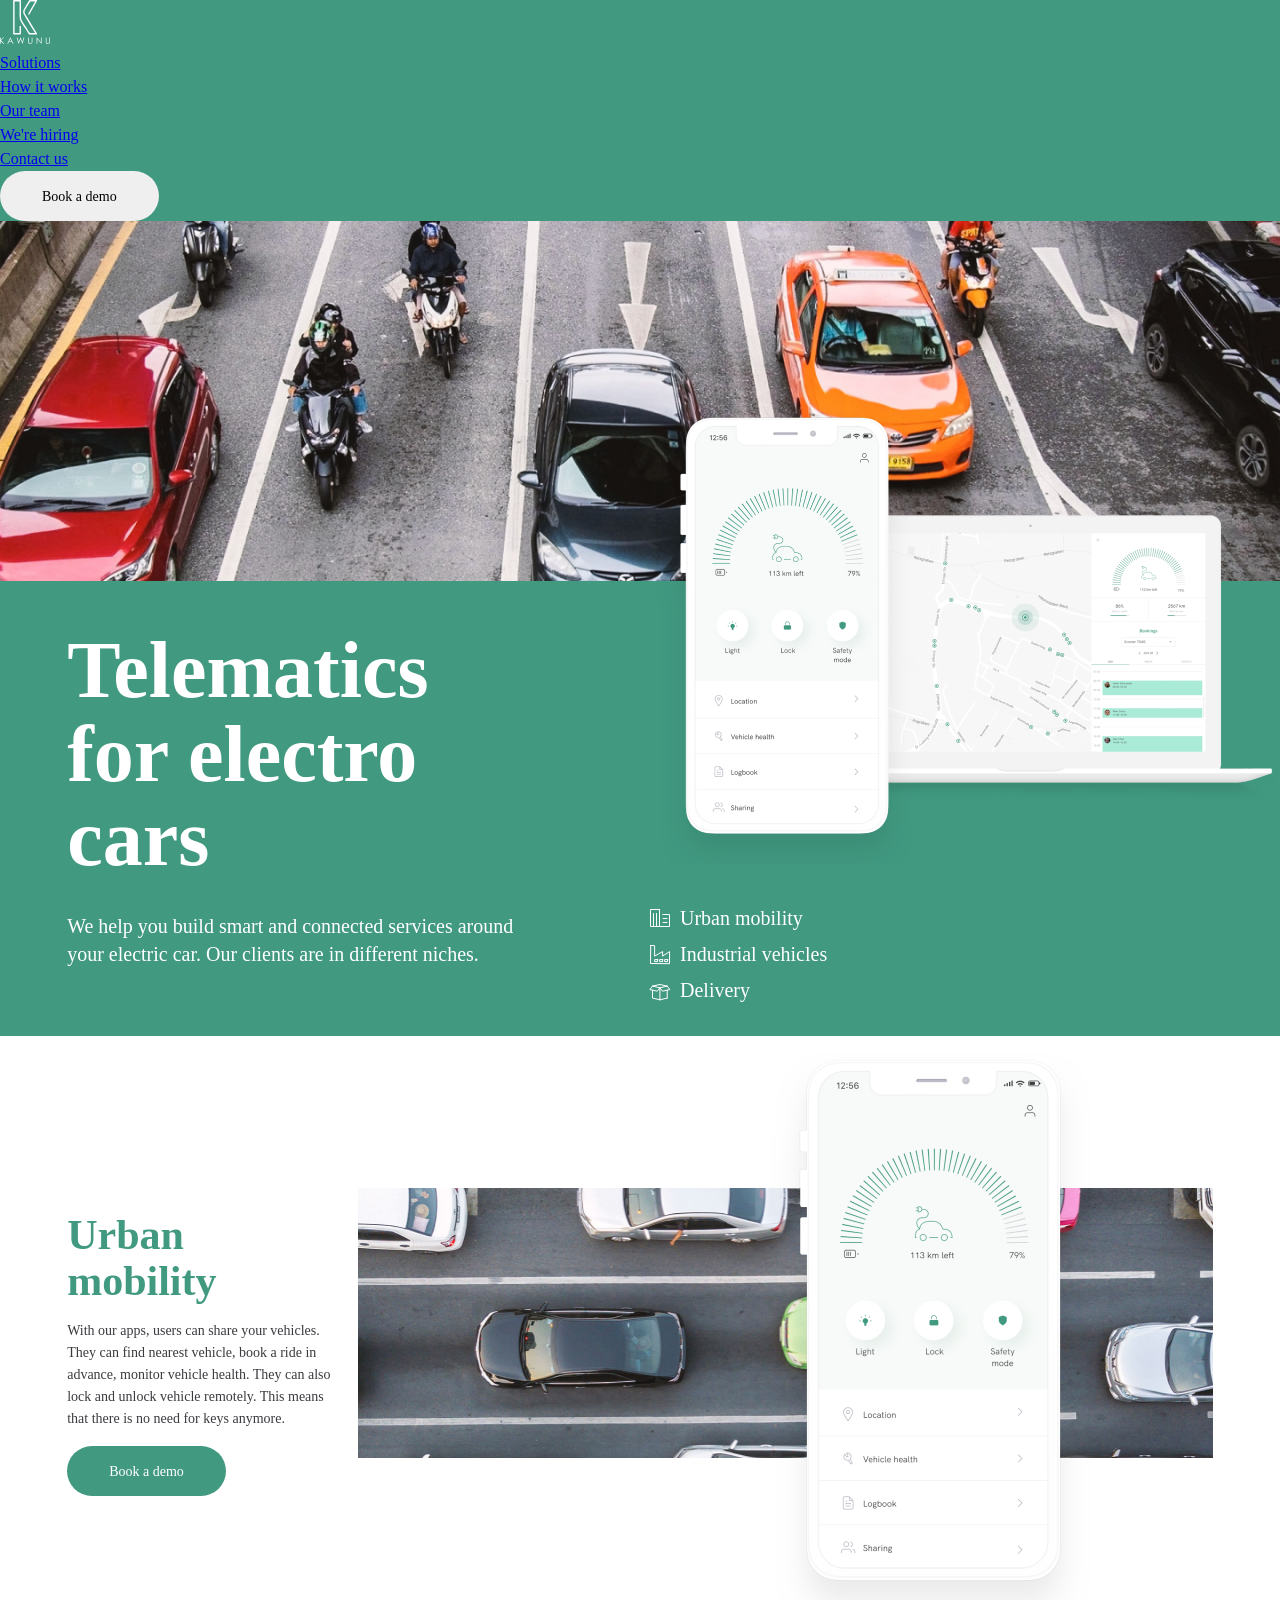
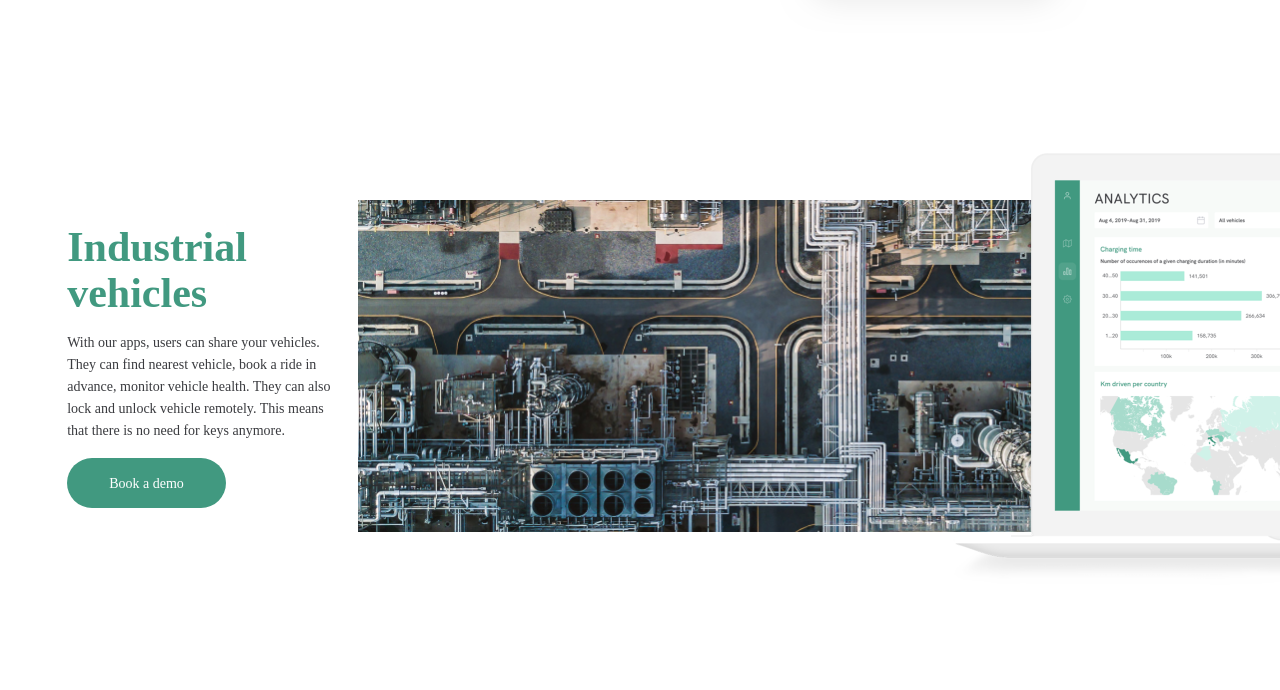
<file: index.html>
<!DOCTYPE html>
<html>
<head>
	<title>TT</title>
	<link rel="stylesheet" type="text/css" href="css/styles.css">
	<meta name="viewport" content="width=device-width,initial-scale=1.0">

</head>
<body>
	<div class="topnav">
		<ul>
			<li>
				<a href="#home"><img src="media/logo.svg" width=50px></a>
			</li>

			<li>
	  			<a href="#solutions">Solutions</a>
	  		</li>

	  		<li>
	  			<a href="#how_it_works">How it works</a>
	  		</li>

	  		<li>
	  			<a href="#our_team">Our team</a>
	  		</li>

	  		<li>
	  			<a href="#hiring">We're hiring</a>
	  		</li>

	  		<li>
	  			<a href="#how_it_works">Contact us</a>
	  		</li>

	  		<li>
	  			<button href="mailto:mail@mail.com">Book a demo</button>
	  		</li>
	  	</ul>
	</div>

	<main>
		
		<div class="first_scroll_devices">
			<img srcset="media/website-img@1x.png,
						 media/website-img@2x.png 2x">
		</div>

		<div class="first_scroll_icon_txt">
			<article>
				<img src="media/icon/urban.svg">

				<p class="txt_larger">
					Urban mobility
				</p>	
			</article>

			
			<article>
				<img src="media/icon/industrial.svg">

				<p class="txt_larger">
					Industrial vehicles
				</p>	
			</article>

			<article>
				<img src="media/icon/delivery.svg">

				<p class="txt_larger">
					Delivery
				</p>
			</article>
			
		
		 </div>
		
		<div class="first_scroll_bg_img">
			<img srcset="media/img-hero@1x.jpg,
						 media/img-hero@2x.jpg 2x">
		</div>				 

		<div class="first_scroll_title">
			<h1>Telematics<br>for electro cars</h1>
		</div>

		<div class="first_scroll_txt">
			<p class="txt_larger">
				We help you build smart and connected services around your electric car. Our clients are in different niches.
			</p>
		</div>

		</div>

		
			

		<div class="first_scroll_bg">
		</div>
	

		<div class="second_scroll_txt">
			<h2>Urban mobility</h2>

			<p class="txt">
				With our apps, users can share your vehicles. They can find nearest vehicle, book a ride in advance, monitor vehicle health. They can also lock and unlock vehicle remotely. This means that there is no need for keys anymore.
			</p>

			<a href="mailto:mail@mail.com"> <button>Book a demo</button> </a>
		</div>

		<div id="#solutions" class="second_scroll_iphone">
			<img srcset="media/iphone_homescreen.png,
						 media/iphone_homescreen@2x.png 2x">
		</div>

		<div class="second_scroll_photo">
			<img srcset="media/second_scroll_bg.jpg,
						 media/second_scroll_bg@2x.jpg 2x">
		</div>

		<div class="third_scroll_laptop">
			<img srcset="media/third_scroll_laptop.png,
						media/third_scroll_laptop@2x.png 2x">
		</div>

		<div class="third_scroll_txt">
			<h2>Industrial vehicles</h2>

			<p class="txt">
				With our apps, users can share your vehicles. They can find nearest vehicle, book a ride in advance, monitor vehicle health. They can also lock and unlock vehicle remotely. This means that there is no need for keys anymore.
			</p>

			<a href="mailto:mail@mail.com"> <button>Book a demo</button> </a>
		</div>

		<div class="third_scroll_photo">
			<img srcset="media/third_scroll_bg.jpg,
						 media/third_scroll_bg@2x.jpg 2x">
		</div>

		<!--<div class="fourth_scroll_iphone">
			<img srcset="media/iphone_homescreen.png,
						 media/iphone_homescreen@2x.png 2x">
		</div>-->



	</main>
</body>
</html>
</file>
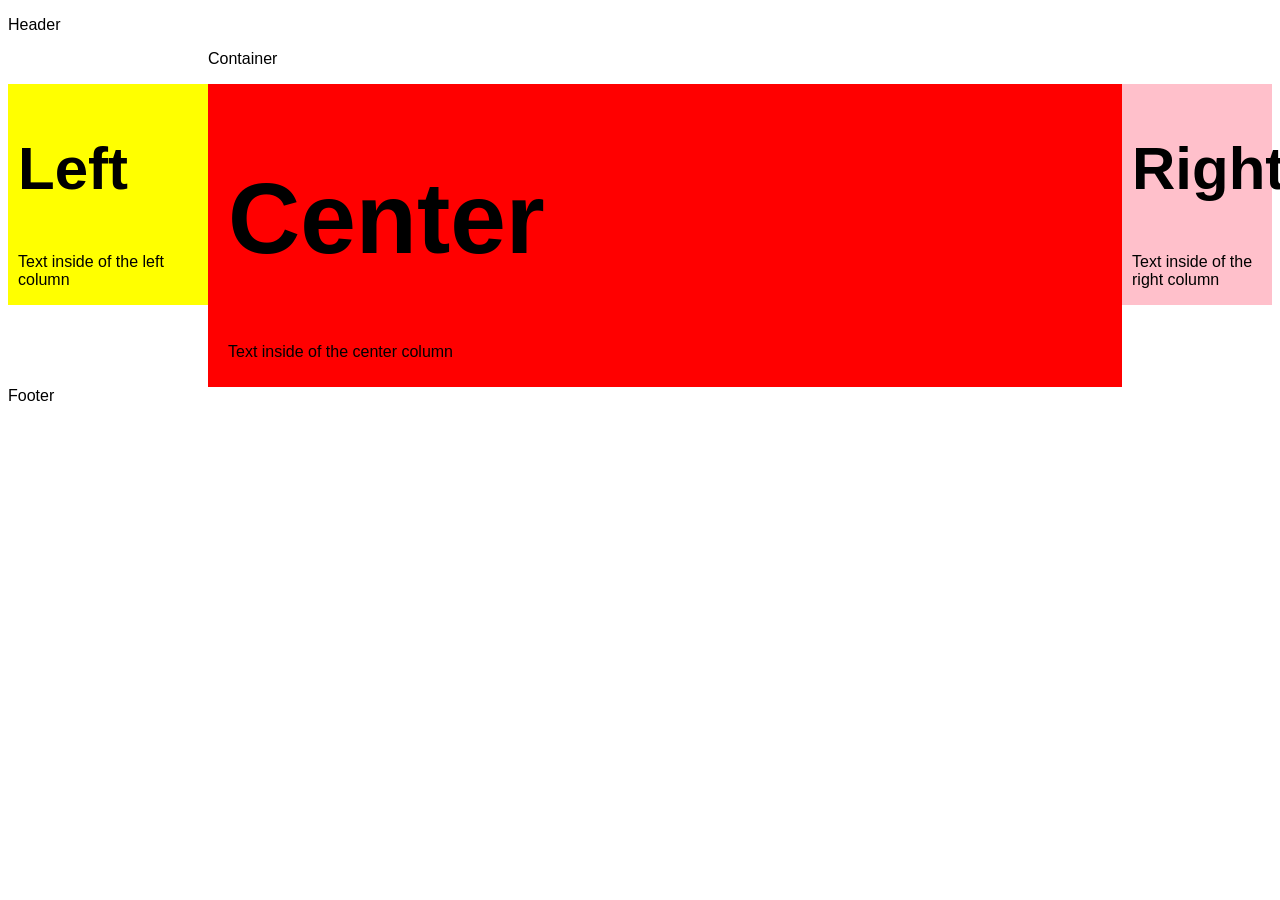
<file: holy_grail/index.html>
<!DOCTYPE html>
<html>
<head>
	<title>Holy Grail</title>
	<link rel="stylesheet" type="text/css" href="css/styles-grail.css">
</head>
<body>
<div id="header">
	<p>Header</p>
	
</div>

<div id="container">
	<p>Container</p>

  <div id="center" class="column">
  	<h1>Center</h1>
  	<p>Text inside of the center column</p>
  </div>

  <div id="left" class="column">
  	<h2>Left</h2>
  	<p>Text inside of the left column</p>
  </div>

  <div id="right" class="column">
  	<h2>Right</h2>
  	<p>Text inside of the right column</p>
  </div>

	
</div>

<div id="footer">
	<p>Footer</p>
	
</div>

</body>
</html>
</file>
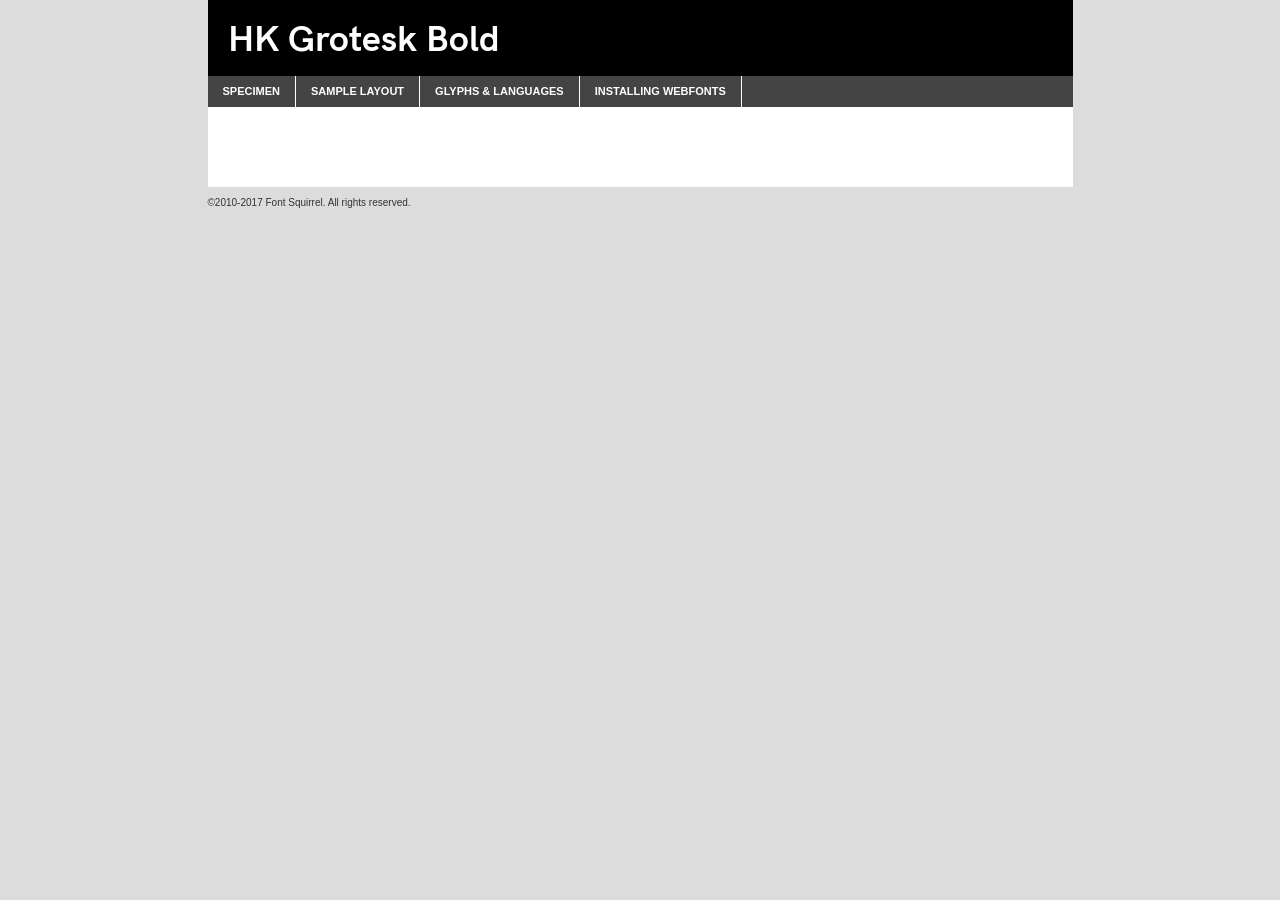
<file: css/hkgrotesk-bold-demo.html>
<!DOCTYPE html PUBLIC "-//W3C//DTD XHTML 1.0 Transitional//EN"
	"http://www.w3.org/TR/xhtml1/DTD/xhtml1-transitional.dtd">

<html xmlns="http://www.w3.org/1999/xhtml" xml:lang="en" lang="en">
<head>
	<meta http-equiv="Content-Type" content="text/html; charset=utf-8" />
	<script src="http://ajax.googleapis.com/ajax/libs/jquery/1.7.2/jquery.min.js" type="text/javascript" charset="utf-8"></script>
	<script type="text/javascript">
	(function($){$.fn.easyTabs=function(option){var param=jQuery.extend({fadeSpeed:"fast",defaultContent:1,activeClass:'active'},option);$(this).each(function(){var thisId="#"+this.id;if(param.defaultContent==''){param.defaultContent=1;}
	if(typeof param.defaultContent=="number")
	{var defaultTab=$(thisId+" .tabs li:eq("+(param.defaultContent-1)+") a").attr('href').substr(1);}else{var defaultTab=param.defaultContent;}
	$(thisId+" .tabs li a").each(function(){var tabToHide=$(this).attr('href').substr(1);$("#"+tabToHide).addClass('easytabs-tab-content');});hideAll();changeContent(defaultTab);function hideAll(){$(thisId+" .easytabs-tab-content").hide();}
	function changeContent(tabId){hideAll();$(thisId+" .tabs li").removeClass(param.activeClass);$(thisId+" .tabs li a[href=#"+tabId+"]").closest('li').addClass(param.activeClass);if(param.fadeSpeed!="none")
	{$(thisId+" #"+tabId).fadeIn(param.fadeSpeed);}else{$(thisId+" #"+tabId).show();}}
	$(thisId+" .tabs li").click(function(){var tabId=$(this).find('a').attr('href').substr(1);changeContent(tabId);return false;});});}})(jQuery);
	</script>
	<link rel="stylesheet" href="specimen_files/specimen_stylesheet.css" type="text/css" charset="utf-8" />
	<link rel="stylesheet" href="stylesheet.css" type="text/css" charset="utf-8" />

	<style type="text/css">
					body{
				font-family: 'hk_groteskbold';
							}
		</style>

	<title>HK Grotesk Bold Specimen</title>
	
	
	<script type="text/javascript" charset="utf-8">
		$(document).ready(function() {
			$('#container').easyTabs({defaultContent:1});
		});
	</script>
</head>

<body>
<div id="container">
	<div id="header">
		HK Grotesk Bold	</div>
	<ul class="tabs">
		<li><a href="#specimen">Specimen</a></li>
		<li><a href="#layout">Sample Layout</a></li>
				<li><a href="#glyphs">Glyphs &amp; Languages</a></li>
		<li><a href="#installing">Installing Webfonts</a></li>
		
	</ul>
	
	<div id="main_content">

		
			<div id="specimen">
		
				<div class="section">
					<div class="grid12 firstcol">
						<div class="huge">AaBb</div>
					</div>
				</div>
		
				<div class="section">
					<div class="glyph_range">A&#x200B;B&#x200b;C&#x200b;D&#x200b;E&#x200b;F&#x200b;G&#x200b;H&#x200b;I&#x200b;J&#x200b;K&#x200b;L&#x200b;M&#x200b;N&#x200b;O&#x200b;P&#x200b;Q&#x200b;R&#x200b;S&#x200b;T&#x200b;U&#x200b;V&#x200b;W&#x200b;X&#x200b;Y&#x200b;Z&#x200b;a&#x200b;b&#x200b;c&#x200b;d&#x200b;e&#x200b;f&#x200b;g&#x200b;h&#x200b;i&#x200b;j&#x200b;k&#x200b;l&#x200b;m&#x200b;n&#x200b;o&#x200b;p&#x200b;q&#x200b;r&#x200b;s&#x200b;t&#x200b;u&#x200b;v&#x200b;w&#x200b;x&#x200b;y&#x200b;z&#x200b;1&#x200b;2&#x200b;3&#x200b;4&#x200b;5&#x200b;6&#x200b;7&#x200b;8&#x200b;9&#x200b;0&#x200b;&amp;&#x200b;.&#x200b;,&#x200b;?&#x200b;!&#x200b;&#64;&#x200b;(&#x200b;)&#x200b;#&#x200b;$&#x200b;%&#x200b;*&#x200b;+&#x200b;-&#x200b;=&#x200b;:&#x200b;;</div>
				</div>
				<div class="section">
					<div class="grid12 firstcol">
						<table class="sample_table">
							<tr><td>10</td><td class="size10">abcdefghijklmnopqrstuvwxyzABCDEFGHIJKLMNOPQRSTUVWXYZ0123456789abcdefghijklmnopqrstuvwxyzABCDEFGHIJKLMNOPQRSTUVWXYZ0123456789abcdefghijklmnopqrstuvwxyzABCDEFGHIJKLMNOPQRSTUVWXYZ</td></tr>
							<tr><td>11</td><td class="size11">abcdefghijklmnopqrstuvwxyzABCDEFGHIJKLMNOPQRSTUVWXYZ0123456789abcdefghijklmnopqrstuvwxyzABCDEFGHIJKLMNOPQRSTUVWXYZ0123456789abcdefghijklmnopqrstuvwxyzABCDEFGHIJKLMNOPQRSTUVWXYZ</td></tr>
							<tr><td>12</td><td class="size12">abcdefghijklmnopqrstuvwxyzABCDEFGHIJKLMNOPQRSTUVWXYZ0123456789abcdefghijklmnopqrstuvwxyzABCDEFGHIJKLMNOPQRSTUVWXYZ0123456789abcdefghijklmnopqrstuvwxyzABCDEFGHIJKLMNOPQRSTUVWXYZ</td></tr>
							<tr><td>13</td><td class="size13">abcdefghijklmnopqrstuvwxyzABCDEFGHIJKLMNOPQRSTUVWXYZ0123456789abcdefghijklmnopqrstuvwxyzABCDEFGHIJKLMNOPQRSTUVWXYZ0123456789abcdefghijklmnopqrstuvwxyzABCDEFGHIJKLMNOPQRSTUVWXYZ</td></tr>
							<tr><td>14</td><td class="size14">abcdefghijklmnopqrstuvwxyzABCDEFGHIJKLMNOPQRSTUVWXYZ0123456789abcdefghijklmnopqrstuvwxyzABCDEFGHIJKLMNOPQRSTUVWXYZ0123456789abcdefghijklmnopqrstuvwxyzABCDEFGHIJKLMNOPQRSTUVWXYZ</td></tr>
							<tr><td>16</td><td class="size16">abcdefghijklmnopqrstuvwxyzABCDEFGHIJKLMNOPQRSTUVWXYZ0123456789abcdefghijklmnopqrstuvwxyzABCDEFGHIJKLMNOPQRSTUVWXYZ</td></tr>
							<tr><td>18</td><td class="size18">abcdefghijklmnopqrstuvwxyzABCDEFGHIJKLMNOPQRSTUVWXYZ0123456789abcdefghijklmnopqrstuvwxyzABCDEFGHIJKLMNOPQRSTUVWXYZ</td></tr>
							<tr><td>20</td><td class="size20">abcdefghijklmnopqrstuvwxyzABCDEFGHIJKLMNOPQRSTUVWXYZ0123456789abcdefghijklmnopqrstuvwxyzABCDEFGHIJKLMNOPQRSTUVWXYZ</td></tr>
							<tr><td>24</td><td class="size24">abcdefghijklmnopqrstuvwxyzABCDEFGHIJKLMNOPQRSTUVWXYZ0123456789abcdefghijklmnopqrstuvwxyzABCDEFGHIJKLMNOPQRSTUVWXYZ</td></tr>
							<tr><td>30</td><td class="size30">abcdefghijklmnopqrstuvwxyzABCDEFGHIJKLMNOPQRSTUVWXYZ0123456789abcdefghijklmnopqrstuvwxyzABCDEFGHIJKLMNOPQRSTUVWXYZ</td></tr>
							<tr><td>36</td><td class="size36">abcdefghijklmnopqrstuvwxyzABCDEFGHIJKLMNOPQRSTUVWXYZ0123456789abcdefghijklmnopqrstuvwxyzABCDEFGHIJKLMNOPQRSTUVWXYZ</td></tr>
							<tr><td>48</td><td class="size48">abcdefghijklmnopqrstuvwxyzABCDEFGHIJKLMNOPQRSTUVWXYZ0123456789abcdefghijklmnopqrstuvwxyzABCDEFGHIJKLMNOPQRSTUVWXYZ</td></tr>
							<tr><td>60</td><td class="size60">abcdefghijklmnopqrstuvwxyzABCDEFGHIJKLMNOPQRSTUVWXYZ0123456789abcdefghijklmnopqrstuvwxyzABCDEFGHIJKLMNOPQRSTUVWXYZ</td></tr>
							<tr><td>72</td><td class="size72">abcdefghijklmnopqrstuvwxyzABCDEFGHIJKLMNOPQRSTUVWXYZ0123456789abcdefghijklmnopqrstuvwxyzABCDEFGHIJKLMNOPQRSTUVWXYZ</td></tr>
							<tr><td>90</td><td class="size90">abcdefghijklmnopqrstuvwxyzABCDEFGHIJKLMNOPQRSTUVWXYZ0123456789abcdefghijklmnopqrstuvwxyzABCDEFGHIJKLMNOPQRSTUVWXYZ</td></tr>
						</table>
				
					</div>
			
				</div>
		
		
		
								<div class="section" id="bodycomparison">


										<div id="xheight">
				<div class="fontbody">&#x25FC;&#x25FC;&#x25FC;&#x25FC;&#x25FC;&#x25FC;&#x25FC;&#x25FC;&#x25FC;&#x25FC;&#x25FC;&#x25FC;&#x25FC;&#x25FC;&#x25FC;&#x25FC;&#x25FC;&#x25FC;&#x25FC;&#x25FC;&#x25FC;&#x25FC;&#x25FC;&#x25FC;&#x25FC;&#x25FC;&#x25FC;&#x25FC;&#x25FC;&#x25FC;&#x25FC;&#x25FC;&#x25FC;&#x25FC;&#x25FC;&#x25FC;&#x25FC;&#x25FC;&#x25FC;&#x25FC;&#x25FC;&#x25FC;&#x25FC;&#x25FC;&#x25FC;&#x25FC;&#x25FC;&#x25FC;&#x25FC;&#x25FC;&#x25FC;&#x25FC;&#x25FC;&#x25FC;&#x25FC;&#x25FC;&#x25FC;&#x25FC;&#x25FC;&#x25FC;&#x25FC;&#x25FC;&#x25FC;&#x25FC;&#x25FC;&#x25FC;&#x25FC;&#x25FC;&#x25FC;&#x25FC;&#x25FC;&#x25FC;&#x25FC;&#x25FC;&#x25FC;&#x25FC;&#x25FC;&#x25FC;&#x25FC;&#x25FC;&#x25FC;&#x25FC;&#x25FC;&#x25FC;&#x25FC;&#x25FC;&#x25FC;&#x25FC;&#x25FC;&#x25FC;&#x25FC;&#x25FC;&#x25FC;&#x25FC;&#x25FC;&#x25FC;&#x25FC;&#x25FC;&#x25FC;body</div><div class="arialbody">body</div><div class="verdanabody">body</div><div class="georgiabody">body</div></div>
										<div class="fontbody" style="z-index:1">
											body<span>HK Grotesk Bold</span>
										</div>
										<div class="arialbody" style="z-index:1">
											body<span>Arial</span>
										</div>
										<div class="verdanabody" style="z-index:1">
											body<span>Verdana</span>
										</div>
										<div class="georgiabody" style="z-index:1">
											body<span>Georgia</span>
										</div>



								</div>
		
		
				<div class="section psample psample_row1" id="">
					
					<div class="grid2 firstcol">
						<p class="size10"><span>10.</span>Aenean lacinia bibendum nulla sed consectetur. Fusce dapibus, tellus ac cursus commodo, tortor mauris condimentum nibh, ut fermentum massa justo sit amet risus. Nullam id dolor id nibh ultricies vehicula ut id elit. Cum sociis natoque penatibus et magnis dis parturient montes, nascetur ridiculus mus. Nulla vitae elit libero, a pharetra augue.</p>
			
					</div>
					<div class="grid3">
						<p class="size11"><span>11.</span>Aenean lacinia bibendum nulla sed consectetur. Fusce dapibus, tellus ac cursus commodo, tortor mauris condimentum nibh, ut fermentum massa justo sit amet risus. Nullam id dolor id nibh ultricies vehicula ut id elit. Cum sociis natoque penatibus et magnis dis parturient montes, nascetur ridiculus mus. Nulla vitae elit libero, a pharetra augue.</p>
			
					</div>
					<div class="grid3">
						<p class="size12"><span>12.</span>Aenean lacinia bibendum nulla sed consectetur. Fusce dapibus, tellus ac cursus commodo, tortor mauris condimentum nibh, ut fermentum massa justo sit amet risus. Nullam id dolor id nibh ultricies vehicula ut id elit. Cum sociis natoque penatibus et magnis dis parturient montes, nascetur ridiculus mus. Nulla vitae elit libero, a pharetra augue.</p>
			
					</div>
					<div class="grid4">
						<p class="size13"><span>13.</span>Aenean lacinia bibendum nulla sed consectetur. Fusce dapibus, tellus ac cursus commodo, tortor mauris condimentum nibh, ut fermentum massa justo sit amet risus. Nullam id dolor id nibh ultricies vehicula ut id elit. Cum sociis natoque penatibus et magnis dis parturient montes, nascetur ridiculus mus. Nulla vitae elit libero, a pharetra augue.</p>
			
					</div>
					<div class="white_blend"></div>
					
				</div>
				<div class="section psample psample_row2" id="">
					<div class="grid3 firstcol">
						<p class="size14"><span>14.</span>Aenean lacinia bibendum nulla sed consectetur. Fusce dapibus, tellus ac cursus commodo, tortor mauris condimentum nibh, ut fermentum massa justo sit amet risus. Nullam id dolor id nibh ultricies vehicula ut id elit. Cum sociis natoque penatibus et magnis dis parturient montes, nascetur ridiculus mus. Nulla vitae elit libero, a pharetra augue.</p>
			
					</div>
					<div class="grid4">
						<p class="size16"><span>16.</span>Aenean lacinia bibendum nulla sed consectetur. Fusce dapibus, tellus ac cursus commodo, tortor mauris condimentum nibh, ut fermentum massa justo sit amet risus. Nullam id dolor id nibh ultricies vehicula ut id elit. Cum sociis natoque penatibus et magnis dis parturient montes, nascetur ridiculus mus. Nulla vitae elit libero, a pharetra augue.</p>
			
					</div>
					<div class="grid5">
						<p class="size18"><span>18.</span>Aenean lacinia bibendum nulla sed consectetur. Fusce dapibus, tellus ac cursus commodo, tortor mauris condimentum nibh, ut fermentum massa justo sit amet risus. Nullam id dolor id nibh ultricies vehicula ut id elit. Cum sociis natoque penatibus et magnis dis parturient montes, nascetur ridiculus mus. Nulla vitae elit libero, a pharetra augue.</p>
			
					</div>

					<div class="white_blend"></div>

				</div>
				
				<div class="section psample psample_row3" id="">
					<div class="grid5 firstcol">
						<p class="size20"><span>20.</span>Aenean lacinia bibendum nulla sed consectetur. Fusce dapibus, tellus ac cursus commodo, tortor mauris condimentum nibh, ut fermentum massa justo sit amet risus. Nullam id dolor id nibh ultricies vehicula ut id elit. Cum sociis natoque penatibus et magnis dis parturient montes, nascetur ridiculus mus. Nulla vitae elit libero, a pharetra augue.</p>
					</div>
					<div class="grid7">
						<p class="size24"><span>24.</span>Aenean lacinia bibendum nulla sed consectetur. Fusce dapibus, tellus ac cursus commodo, tortor mauris condimentum nibh, ut fermentum massa justo sit amet risus. Nullam id dolor id nibh ultricies vehicula ut id elit. Cum sociis natoque penatibus et magnis dis parturient montes, nascetur ridiculus mus. Nulla vitae elit libero, a pharetra augue.</p>
					</div>
					
					<div class="white_blend"></div>
					
				</div>
				
				<div class="section psample psample_row4" id="">
					<div class="grid12 firstcol">
						<p class="size30"><span>30.</span>Aenean lacinia bibendum nulla sed consectetur. Fusce dapibus, tellus ac cursus commodo, tortor mauris condimentum nibh, ut fermentum massa justo sit amet risus. Nullam id dolor id nibh ultricies vehicula ut id elit. Cum sociis natoque penatibus et magnis dis parturient montes, nascetur ridiculus mus. Nulla vitae elit libero, a pharetra augue.</p>
					</div>
					<div class="white_blend"></div>
					
				</div>
				
				
				
				<div class="section psample psample_row1 fullreverse">
					<div class="grid2 firstcol">
						<p class="size10"><span>10.</span>Aenean lacinia bibendum nulla sed consectetur. Fusce dapibus, tellus ac cursus commodo, tortor mauris condimentum nibh, ut fermentum massa justo sit amet risus. Nullam id dolor id nibh ultricies vehicula ut id elit. Cum sociis natoque penatibus et magnis dis parturient montes, nascetur ridiculus mus. Nulla vitae elit libero, a pharetra augue.</p>
			
					</div>
					<div class="grid3">
						<p class="size11"><span>11.</span>Aenean lacinia bibendum nulla sed consectetur. Fusce dapibus, tellus ac cursus commodo, tortor mauris condimentum nibh, ut fermentum massa justo sit amet risus. Nullam id dolor id nibh ultricies vehicula ut id elit. Cum sociis natoque penatibus et magnis dis parturient montes, nascetur ridiculus mus. Nulla vitae elit libero, a pharetra augue.</p>
			
					</div>
					<div class="grid3">
						<p class="size12"><span>12.</span>Aenean lacinia bibendum nulla sed consectetur. Fusce dapibus, tellus ac cursus commodo, tortor mauris condimentum nibh, ut fermentum massa justo sit amet risus. Nullam id dolor id nibh ultricies vehicula ut id elit. Cum sociis natoque penatibus et magnis dis parturient montes, nascetur ridiculus mus. Nulla vitae elit libero, a pharetra augue.</p>
			
					</div>
					<div class="grid4">
						<p class="size13"><span>13.</span>Aenean lacinia bibendum nulla sed consectetur. Fusce dapibus, tellus ac cursus commodo, tortor mauris condimentum nibh, ut fermentum massa justo sit amet risus. Nullam id dolor id nibh ultricies vehicula ut id elit. Cum sociis natoque penatibus et magnis dis parturient montes, nascetur ridiculus mus. Nulla vitae elit libero, a pharetra augue.</p>
			
					</div>
					<div class="black_blend"></div>
					
				</div>
				
				<div class="section psample psample_row2 fullreverse">
					<div class="grid3 firstcol">
						<p class="size14"><span>14.</span>Aenean lacinia bibendum nulla sed consectetur. Fusce dapibus, tellus ac cursus commodo, tortor mauris condimentum nibh, ut fermentum massa justo sit amet risus. Nullam id dolor id nibh ultricies vehicula ut id elit. Cum sociis natoque penatibus et magnis dis parturient montes, nascetur ridiculus mus. Nulla vitae elit libero, a pharetra augue.</p>
			
					</div>
					<div class="grid4">
						<p class="size16"><span>16.</span>Aenean lacinia bibendum nulla sed consectetur. Fusce dapibus, tellus ac cursus commodo, tortor mauris condimentum nibh, ut fermentum massa justo sit amet risus. Nullam id dolor id nibh ultricies vehicula ut id elit. Cum sociis natoque penatibus et magnis dis parturient montes, nascetur ridiculus mus. Nulla vitae elit libero, a pharetra augue.</p>
			
					</div>
					<div class="grid5">
						<p class="size18"><span>18.</span>Aenean lacinia bibendum nulla sed consectetur. Fusce dapibus, tellus ac cursus commodo, tortor mauris condimentum nibh, ut fermentum massa justo sit amet risus. Nullam id dolor id nibh ultricies vehicula ut id elit. Cum sociis natoque penatibus et magnis dis parturient montes, nascetur ridiculus mus. Nulla vitae elit libero, a pharetra augue.</p>
			
					</div>
					<div class="black_blend"></div>

				</div>
				
				<div class="section psample fullreverse psample_row3" id="">
					<div class="grid5 firstcol">
						<p class="size20"><span>20.</span>Aenean lacinia bibendum nulla sed consectetur. Fusce dapibus, tellus ac cursus commodo, tortor mauris condimentum nibh, ut fermentum massa justo sit amet risus. Nullam id dolor id nibh ultricies vehicula ut id elit. Cum sociis natoque penatibus et magnis dis parturient montes, nascetur ridiculus mus. Nulla vitae elit libero, a pharetra augue.</p>
					</div>
					<div class="grid7">
						<p class="size24"><span>24.</span>Aenean lacinia bibendum nulla sed consectetur. Fusce dapibus, tellus ac cursus commodo, tortor mauris condimentum nibh, ut fermentum massa justo sit amet risus. Nullam id dolor id nibh ultricies vehicula ut id elit. Cum sociis natoque penatibus et magnis dis parturient montes, nascetur ridiculus mus. Nulla vitae elit libero, a pharetra augue.</p>
					</div>
					
					<div class="black_blend"></div>
					
				</div>
				
				<div class="section psample fullreverse psample_row4" id="" style="border-bottom: 20px #000 solid;">
					<div class="grid12 firstcol">
						<p class="size30"><span>30.</span>Aenean lacinia bibendum nulla sed consectetur. Fusce dapibus, tellus ac cursus commodo, tortor mauris condimentum nibh, ut fermentum massa justo sit amet risus. Nullam id dolor id nibh ultricies vehicula ut id elit. Cum sociis natoque penatibus et magnis dis parturient montes, nascetur ridiculus mus. Nulla vitae elit libero, a pharetra augue.</p>
					</div>
					<div class="black_blend"></div>
					
				</div>
				
				
				
				
			</div>
			
			<div id="layout">
				
				<div class="section">
					
					<div class="grid12 firstcol">
						<h1>Lorem Ipsum Dolor</h1>
						<h2>Etiam porta sem malesuada magna mollis euismod</h2>
						
						<p class="byline">By <a href="#link">Aenean Lacinia</a></p>
					</div>
				</div>
				<div class="section">
					<div class="grid8 firstcol">
						<p class="large">Donec sed odio dui. Morbi leo risus, porta ac consectetur ac, vestibulum at eros. Fusce dapibus, tellus ac cursus commodo, tortor mauris condimentum nibh, ut fermentum massa justo sit amet risus. </p>

						
						<h3>Pellentesque ornare sem</h3>

						<p>Maecenas sed diam eget risus varius blandit sit amet non magna. Maecenas faucibus mollis interdum. Donec ullamcorper nulla non metus auctor fringilla. Nullam id dolor id nibh ultricies vehicula ut id elit. Nullam id dolor id nibh ultricies vehicula ut id elit. </p>

						<p>Aenean eu leo quam. Pellentesque ornare sem lacinia quam venenatis vestibulum. Lorem ipsum dolor sit amet, consectetur adipiscing elit. Cum sociis natoque penatibus et magnis dis parturient montes, nascetur ridiculus mus. </p>

						<p>Nulla vitae elit libero, a pharetra augue. Praesent commodo cursus magna, vel scelerisque nisl consectetur et. Aenean lacinia bibendum nulla sed consectetur. </p>

						<p>Nullam quis risus eget urna mollis ornare vel eu leo. Nullam quis risus eget urna mollis ornare vel eu leo. Maecenas sed diam eget risus varius blandit sit amet non magna. Donec ullamcorper nulla non metus auctor fringilla. </p>

						<h3>Cras mattis consectetur</h3>

						<p>Aenean eu leo quam. Pellentesque ornare sem lacinia quam venenatis vestibulum. Aenean lacinia bibendum nulla sed consectetur. Integer posuere erat a ante venenatis dapibus posuere velit aliquet. Cras mattis consectetur purus sit amet fermentum. </p>

						<p>Nullam id dolor id nibh ultricies vehicula ut id elit. Nullam quis risus eget urna mollis ornare vel eu leo. Cras mattis consectetur purus sit amet fermentum.</p>
					</div>
					
					<div class="grid4 sidebar">
						
						<div class="box reverse">
							<p class="last">Nullam quis risus eget urna mollis ornare vel eu leo. Donec ullamcorper nulla non metus auctor fringilla. Cras mattis consectetur purus sit amet fermentum. Sed posuere consectetur est at lobortis. Lorem ipsum dolor sit amet, consectetur adipiscing elit. </p>
						</div>
						
						<p class="caption">Maecenas sed diam eget risus varius.</p>

						<p>Vestibulum id ligula porta felis euismod semper. Integer posuere erat a ante venenatis dapibus posuere velit aliquet. Vestibulum id ligula porta felis euismod semper. Sed posuere consectetur est at lobortis. Maecenas sed diam eget risus varius blandit sit amet non magna. Fusce dapibus, tellus ac cursus commodo, tortor mauris condimentum nibh, ut fermentum massa justo sit amet risus. </p>

					

						<p>Duis mollis, est non commodo luctus, nisi erat porttitor ligula, eget lacinia odio sem nec elit. Aenean lacinia bibendum nulla sed consectetur. Vivamus sagittis lacus vel augue laoreet rutrum faucibus dolor auctor. Aenean lacinia bibendum nulla sed consectetur. Nullam quis risus eget urna mollis ornare vel eu leo. </p>

						<p>Praesent commodo cursus magna, vel scelerisque nisl consectetur et. Donec ullamcorper nulla non metus auctor fringilla. Maecenas faucibus mollis interdum. Fusce dapibus, tellus ac cursus commodo, tortor mauris condimentum nibh, ut fermentum massa justo sit amet risus. </p>

					</div>
				</div>
				
			</div>


			



		<div id="glyphs">
			<div class="section">
				<div class="grid12 firstcol">
			
				<h1>Language Support</h1>
				<p>The subset of HK Grotesk Bold in this kit supports the following languages:<br />
			
					Afrikaans, Albanian, Basque, Bosnian, Breton, Chamorro, Chichewa_nyanja, Croatian, Czech, Danish, Dutch, English, Estonian, Faroese, Finnish, French, Frisian, Galician, German, Hungarian, Icelandic, Italian, Latvian, Lithuanian, Malagasy, Maltese, Norwegian, Polish, Portuguese, Romanian, Slovak, Slovenian, Spanish, Swedish, Turkish, Welsh, Alsatian, Aragonese, Arapaho, Aromanian, Arrernte, Asturian, Aymara, Bislama, Cebuano, Cheyenne, Cimbrian, Corsican, Fijian, French_creole, Friulian, Genoese, Gilbertese, Greenlandic, Guarani, Haitian_creole, Hawaiian, Hiligaynon, Hmong, Hopi, Ibanag, Iloko_ilokano, Indonesian, Interglossa_glosa, Interlingua, Irish_gaelic, Istro-romanian, Jerriais, Kashubian, Kurdish_kurmanji, Ladin, Lojban, Lombard, Low_saxon, Luxembourgeois, Manx, Maori, Megleno-romanian, Mohawk, Nahuatl, Norfolk_pitcairnese, Northern_sotho, Occitan, Oromo, Pangasinan, Papiamento, Piedmontese, Potawatomi, Rhaeto-romance, Romansh, Rotokas, Sami_inari, Sami_lule, Samoan, Sardinian, Scots_gaelic, Seychelles_creole, Shona, Sicilian, Somali, Southern_ndebele, Southern_sotho, Swahili, Swati_swazi, Tagalog_filipino_pilipino, Tahitian, Tausug, Tetum, Tok_pisin, Tongan, Tswana, Turkmen, Turkmen_latinized, Tuvaluan, Uyghur_latinized, Veps, Volapuk, Votic_latinized, Walloon, Warlpiri, Xhosa, Yapese, Zulu, Latinbasic, Ubasic, Demo, Vietnamese				</p>
				<h1>Glyph Chart</h1>
				<p>The subset of HK Grotesk Bold in this kit includes all the glyphs listed below. Unicode entities are included above each glyph to help you insert individual characters into your layout.</p>
				<div id="glyph_chart">
			
																				 <div><p>&amp;#32;</p>&#32;</div>
																				 <div><p>&amp;#33;</p>&#33;</div>
																				 <div><p>&amp;#34;</p>&#34;</div>
																				 <div><p>&amp;#35;</p>&#35;</div>
																				 <div><p>&amp;#36;</p>&#36;</div>
																				 <div><p>&amp;#37;</p>&#37;</div>
																				 <div><p>&amp;#38;</p>&#38;</div>
																				 <div><p>&amp;#39;</p>&#39;</div>
																				 <div><p>&amp;#40;</p>&#40;</div>
																				 <div><p>&amp;#41;</p>&#41;</div>
																				 <div><p>&amp;#42;</p>&#42;</div>
																				 <div><p>&amp;#43;</p>&#43;</div>
																				 <div><p>&amp;#44;</p>&#44;</div>
																				 <div><p>&amp;#45;</p>&#45;</div>
																				 <div><p>&amp;#46;</p>&#46;</div>
																				 <div><p>&amp;#47;</p>&#47;</div>
																				 <div><p>&amp;#48;</p>&#48;</div>
																				 <div><p>&amp;#49;</p>&#49;</div>
																				 <div><p>&amp;#50;</p>&#50;</div>
																				 <div><p>&amp;#51;</p>&#51;</div>
																				 <div><p>&amp;#52;</p>&#52;</div>
																				 <div><p>&amp;#53;</p>&#53;</div>
																				 <div><p>&amp;#54;</p>&#54;</div>
																				 <div><p>&amp;#55;</p>&#55;</div>
																				 <div><p>&amp;#56;</p>&#56;</div>
																				 <div><p>&amp;#57;</p>&#57;</div>
																				 <div><p>&amp;#58;</p>&#58;</div>
																				 <div><p>&amp;#59;</p>&#59;</div>
																				 <div><p>&amp;#60;</p>&#60;</div>
																				 <div><p>&amp;#61;</p>&#61;</div>
																				 <div><p>&amp;#62;</p>&#62;</div>
																				 <div><p>&amp;#63;</p>&#63;</div>
																				 <div><p>&amp;#64;</p>&#64;</div>
																				 <div><p>&amp;#65;</p>&#65;</div>
																				 <div><p>&amp;#66;</p>&#66;</div>
																				 <div><p>&amp;#67;</p>&#67;</div>
																				 <div><p>&amp;#68;</p>&#68;</div>
																				 <div><p>&amp;#69;</p>&#69;</div>
																				 <div><p>&amp;#70;</p>&#70;</div>
																				 <div><p>&amp;#71;</p>&#71;</div>
																				 <div><p>&amp;#72;</p>&#72;</div>
																				 <div><p>&amp;#73;</p>&#73;</div>
																				 <div><p>&amp;#74;</p>&#74;</div>
																				 <div><p>&amp;#75;</p>&#75;</div>
																				 <div><p>&amp;#76;</p>&#76;</div>
																				 <div><p>&amp;#77;</p>&#77;</div>
																				 <div><p>&amp;#78;</p>&#78;</div>
																				 <div><p>&amp;#79;</p>&#79;</div>
																				 <div><p>&amp;#80;</p>&#80;</div>
																				 <div><p>&amp;#81;</p>&#81;</div>
																				 <div><p>&amp;#82;</p>&#82;</div>
																				 <div><p>&amp;#83;</p>&#83;</div>
																				 <div><p>&amp;#84;</p>&#84;</div>
																				 <div><p>&amp;#85;</p>&#85;</div>
																				 <div><p>&amp;#86;</p>&#86;</div>
																				 <div><p>&amp;#87;</p>&#87;</div>
																				 <div><p>&amp;#88;</p>&#88;</div>
																				 <div><p>&amp;#89;</p>&#89;</div>
																				 <div><p>&amp;#90;</p>&#90;</div>
																				 <div><p>&amp;#91;</p>&#91;</div>
																				 <div><p>&amp;#92;</p>&#92;</div>
																				 <div><p>&amp;#93;</p>&#93;</div>
																				 <div><p>&amp;#94;</p>&#94;</div>
																				 <div><p>&amp;#95;</p>&#95;</div>
																				 <div><p>&amp;#96;</p>&#96;</div>
																				 <div><p>&amp;#97;</p>&#97;</div>
																				 <div><p>&amp;#98;</p>&#98;</div>
																				 <div><p>&amp;#99;</p>&#99;</div>
																				 <div><p>&amp;#100;</p>&#100;</div>
																				 <div><p>&amp;#101;</p>&#101;</div>
																				 <div><p>&amp;#102;</p>&#102;</div>
																				 <div><p>&amp;#103;</p>&#103;</div>
																				 <div><p>&amp;#104;</p>&#104;</div>
																				 <div><p>&amp;#105;</p>&#105;</div>
																				 <div><p>&amp;#106;</p>&#106;</div>
																				 <div><p>&amp;#107;</p>&#107;</div>
																				 <div><p>&amp;#108;</p>&#108;</div>
																				 <div><p>&amp;#109;</p>&#109;</div>
																				 <div><p>&amp;#110;</p>&#110;</div>
																				 <div><p>&amp;#111;</p>&#111;</div>
																				 <div><p>&amp;#112;</p>&#112;</div>
																				 <div><p>&amp;#113;</p>&#113;</div>
																				 <div><p>&amp;#114;</p>&#114;</div>
																				 <div><p>&amp;#115;</p>&#115;</div>
																				 <div><p>&amp;#116;</p>&#116;</div>
																				 <div><p>&amp;#117;</p>&#117;</div>
																				 <div><p>&amp;#118;</p>&#118;</div>
																				 <div><p>&amp;#119;</p>&#119;</div>
																				 <div><p>&amp;#120;</p>&#120;</div>
																				 <div><p>&amp;#121;</p>&#121;</div>
																				 <div><p>&amp;#122;</p>&#122;</div>
																				 <div><p>&amp;#123;</p>&#123;</div>
																				 <div><p>&amp;#124;</p>&#124;</div>
																				 <div><p>&amp;#125;</p>&#125;</div>
																				 <div><p>&amp;#126;</p>&#126;</div>
																				 <div><p>&amp;#160;</p>&#160;</div>
																				 <div><p>&amp;#161;</p>&#161;</div>
																				 <div><p>&amp;#162;</p>&#162;</div>
																				 <div><p>&amp;#163;</p>&#163;</div>
																				 <div><p>&amp;#164;</p>&#164;</div>
																				 <div><p>&amp;#165;</p>&#165;</div>
																				 <div><p>&amp;#166;</p>&#166;</div>
																				 <div><p>&amp;#167;</p>&#167;</div>
																				 <div><p>&amp;#168;</p>&#168;</div>
																				 <div><p>&amp;#169;</p>&#169;</div>
																				 <div><p>&amp;#170;</p>&#170;</div>
																				 <div><p>&amp;#171;</p>&#171;</div>
																				 <div><p>&amp;#172;</p>&#172;</div>
																				 <div><p>&amp;#173;</p>&#173;</div>
																				 <div><p>&amp;#174;</p>&#174;</div>
																				 <div><p>&amp;#175;</p>&#175;</div>
																				 <div><p>&amp;#176;</p>&#176;</div>
																				 <div><p>&amp;#177;</p>&#177;</div>
																				 <div><p>&amp;#180;</p>&#180;</div>
																				 <div><p>&amp;#181;</p>&#181;</div>
																				 <div><p>&amp;#182;</p>&#182;</div>
																				 <div><p>&amp;#183;</p>&#183;</div>
																				 <div><p>&amp;#184;</p>&#184;</div>
																				 <div><p>&amp;#186;</p>&#186;</div>
																				 <div><p>&amp;#187;</p>&#187;</div>
																				 <div><p>&amp;#191;</p>&#191;</div>
																				 <div><p>&amp;#192;</p>&#192;</div>
																				 <div><p>&amp;#193;</p>&#193;</div>
																				 <div><p>&amp;#194;</p>&#194;</div>
																				 <div><p>&amp;#195;</p>&#195;</div>
																				 <div><p>&amp;#196;</p>&#196;</div>
																				 <div><p>&amp;#197;</p>&#197;</div>
																				 <div><p>&amp;#198;</p>&#198;</div>
																				 <div><p>&amp;#199;</p>&#199;</div>
																				 <div><p>&amp;#200;</p>&#200;</div>
																				 <div><p>&amp;#201;</p>&#201;</div>
																				 <div><p>&amp;#202;</p>&#202;</div>
																				 <div><p>&amp;#203;</p>&#203;</div>
																				 <div><p>&amp;#204;</p>&#204;</div>
																				 <div><p>&amp;#205;</p>&#205;</div>
																				 <div><p>&amp;#206;</p>&#206;</div>
																				 <div><p>&amp;#207;</p>&#207;</div>
																				 <div><p>&amp;#208;</p>&#208;</div>
																				 <div><p>&amp;#209;</p>&#209;</div>
																				 <div><p>&amp;#210;</p>&#210;</div>
																				 <div><p>&amp;#211;</p>&#211;</div>
																				 <div><p>&amp;#212;</p>&#212;</div>
																				 <div><p>&amp;#213;</p>&#213;</div>
																				 <div><p>&amp;#214;</p>&#214;</div>
																				 <div><p>&amp;#215;</p>&#215;</div>
																				 <div><p>&amp;#216;</p>&#216;</div>
																				 <div><p>&amp;#217;</p>&#217;</div>
																				 <div><p>&amp;#218;</p>&#218;</div>
																				 <div><p>&amp;#219;</p>&#219;</div>
																				 <div><p>&amp;#220;</p>&#220;</div>
																				 <div><p>&amp;#221;</p>&#221;</div>
																				 <div><p>&amp;#222;</p>&#222;</div>
																				 <div><p>&amp;#223;</p>&#223;</div>
																				 <div><p>&amp;#224;</p>&#224;</div>
																				 <div><p>&amp;#225;</p>&#225;</div>
																				 <div><p>&amp;#226;</p>&#226;</div>
																				 <div><p>&amp;#227;</p>&#227;</div>
																				 <div><p>&amp;#228;</p>&#228;</div>
																				 <div><p>&amp;#229;</p>&#229;</div>
																				 <div><p>&amp;#230;</p>&#230;</div>
																				 <div><p>&amp;#231;</p>&#231;</div>
																				 <div><p>&amp;#232;</p>&#232;</div>
																				 <div><p>&amp;#233;</p>&#233;</div>
																				 <div><p>&amp;#234;</p>&#234;</div>
																				 <div><p>&amp;#235;</p>&#235;</div>
																				 <div><p>&amp;#236;</p>&#236;</div>
																				 <div><p>&amp;#237;</p>&#237;</div>
																				 <div><p>&amp;#238;</p>&#238;</div>
																				 <div><p>&amp;#239;</p>&#239;</div>
																				 <div><p>&amp;#240;</p>&#240;</div>
																				 <div><p>&amp;#241;</p>&#241;</div>
																				 <div><p>&amp;#242;</p>&#242;</div>
																				 <div><p>&amp;#243;</p>&#243;</div>
																				 <div><p>&amp;#244;</p>&#244;</div>
																				 <div><p>&amp;#245;</p>&#245;</div>
																				 <div><p>&amp;#246;</p>&#246;</div>
																				 <div><p>&amp;#247;</p>&#247;</div>
																				 <div><p>&amp;#248;</p>&#248;</div>
																				 <div><p>&amp;#249;</p>&#249;</div>
																				 <div><p>&amp;#250;</p>&#250;</div>
																				 <div><p>&amp;#251;</p>&#251;</div>
																				 <div><p>&amp;#252;</p>&#252;</div>
																				 <div><p>&amp;#253;</p>&#253;</div>
																				 <div><p>&amp;#254;</p>&#254;</div>
																				 <div><p>&amp;#255;</p>&#255;</div>
																				 <div><p>&amp;#256;</p>&#256;</div>
																				 <div><p>&amp;#257;</p>&#257;</div>
																				 <div><p>&amp;#258;</p>&#258;</div>
																				 <div><p>&amp;#259;</p>&#259;</div>
																				 <div><p>&amp;#260;</p>&#260;</div>
																				 <div><p>&amp;#261;</p>&#261;</div>
																				 <div><p>&amp;#262;</p>&#262;</div>
																				 <div><p>&amp;#263;</p>&#263;</div>
																				 <div><p>&amp;#266;</p>&#266;</div>
																				 <div><p>&amp;#267;</p>&#267;</div>
																				 <div><p>&amp;#268;</p>&#268;</div>
																				 <div><p>&amp;#269;</p>&#269;</div>
																				 <div><p>&amp;#270;</p>&#270;</div>
																				 <div><p>&amp;#271;</p>&#271;</div>
																				 <div><p>&amp;#272;</p>&#272;</div>
																				 <div><p>&amp;#273;</p>&#273;</div>
																				 <div><p>&amp;#274;</p>&#274;</div>
																				 <div><p>&amp;#275;</p>&#275;</div>
																				 <div><p>&amp;#278;</p>&#278;</div>
																				 <div><p>&amp;#279;</p>&#279;</div>
																				 <div><p>&amp;#280;</p>&#280;</div>
																				 <div><p>&amp;#281;</p>&#281;</div>
																				 <div><p>&amp;#282;</p>&#282;</div>
																				 <div><p>&amp;#283;</p>&#283;</div>
																				 <div><p>&amp;#286;</p>&#286;</div>
																				 <div><p>&amp;#287;</p>&#287;</div>
																				 <div><p>&amp;#288;</p>&#288;</div>
																				 <div><p>&amp;#289;</p>&#289;</div>
																				 <div><p>&amp;#290;</p>&#290;</div>
																				 <div><p>&amp;#291;</p>&#291;</div>
																				 <div><p>&amp;#294;</p>&#294;</div>
																				 <div><p>&amp;#295;</p>&#295;</div>
																				 <div><p>&amp;#296;</p>&#296;</div>
																				 <div><p>&amp;#297;</p>&#297;</div>
																				 <div><p>&amp;#298;</p>&#298;</div>
																				 <div><p>&amp;#299;</p>&#299;</div>
																				 <div><p>&amp;#302;</p>&#302;</div>
																				 <div><p>&amp;#303;</p>&#303;</div>
																				 <div><p>&amp;#304;</p>&#304;</div>
																				 <div><p>&amp;#305;</p>&#305;</div>
																				 <div><p>&amp;#310;</p>&#310;</div>
																				 <div><p>&amp;#311;</p>&#311;</div>
																				 <div><p>&amp;#312;</p>&#312;</div>
																				 <div><p>&amp;#313;</p>&#313;</div>
																				 <div><p>&amp;#314;</p>&#314;</div>
																				 <div><p>&amp;#315;</p>&#315;</div>
																				 <div><p>&amp;#316;</p>&#316;</div>
																				 <div><p>&amp;#317;</p>&#317;</div>
																				 <div><p>&amp;#318;</p>&#318;</div>
																				 <div><p>&amp;#321;</p>&#321;</div>
																				 <div><p>&amp;#322;</p>&#322;</div>
																				 <div><p>&amp;#323;</p>&#323;</div>
																				 <div><p>&amp;#324;</p>&#324;</div>
																				 <div><p>&amp;#325;</p>&#325;</div>
																				 <div><p>&amp;#326;</p>&#326;</div>
																				 <div><p>&amp;#327;</p>&#327;</div>
																				 <div><p>&amp;#328;</p>&#328;</div>
																				 <div><p>&amp;#329;</p>&#329;</div>
																				 <div><p>&amp;#330;</p>&#330;</div>
																				 <div><p>&amp;#331;</p>&#331;</div>
																				 <div><p>&amp;#332;</p>&#332;</div>
																				 <div><p>&amp;#333;</p>&#333;</div>
																				 <div><p>&amp;#336;</p>&#336;</div>
																				 <div><p>&amp;#337;</p>&#337;</div>
																				 <div><p>&amp;#338;</p>&#338;</div>
																				 <div><p>&amp;#339;</p>&#339;</div>
																				 <div><p>&amp;#340;</p>&#340;</div>
																				 <div><p>&amp;#341;</p>&#341;</div>
																				 <div><p>&amp;#342;</p>&#342;</div>
																				 <div><p>&amp;#343;</p>&#343;</div>
																				 <div><p>&amp;#344;</p>&#344;</div>
																				 <div><p>&amp;#345;</p>&#345;</div>
																				 <div><p>&amp;#346;</p>&#346;</div>
																				 <div><p>&amp;#347;</p>&#347;</div>
																				 <div><p>&amp;#350;</p>&#350;</div>
																				 <div><p>&amp;#351;</p>&#351;</div>
																				 <div><p>&amp;#352;</p>&#352;</div>
																				 <div><p>&amp;#353;</p>&#353;</div>
																				 <div><p>&amp;#354;</p>&#354;</div>
																				 <div><p>&amp;#355;</p>&#355;</div>
																				 <div><p>&amp;#356;</p>&#356;</div>
																				 <div><p>&amp;#357;</p>&#357;</div>
																				 <div><p>&amp;#358;</p>&#358;</div>
																				 <div><p>&amp;#359;</p>&#359;</div>
																				 <div><p>&amp;#360;</p>&#360;</div>
																				 <div><p>&amp;#361;</p>&#361;</div>
																				 <div><p>&amp;#362;</p>&#362;</div>
																				 <div><p>&amp;#363;</p>&#363;</div>
																				 <div><p>&amp;#366;</p>&#366;</div>
																				 <div><p>&amp;#367;</p>&#367;</div>
																				 <div><p>&amp;#368;</p>&#368;</div>
																				 <div><p>&amp;#369;</p>&#369;</div>
																				 <div><p>&amp;#370;</p>&#370;</div>
																				 <div><p>&amp;#371;</p>&#371;</div>
																				 <div><p>&amp;#372;</p>&#372;</div>
																				 <div><p>&amp;#373;</p>&#373;</div>
																				 <div><p>&amp;#374;</p>&#374;</div>
																				 <div><p>&amp;#375;</p>&#375;</div>
																				 <div><p>&amp;#376;</p>&#376;</div>
																				 <div><p>&amp;#377;</p>&#377;</div>
																				 <div><p>&amp;#378;</p>&#378;</div>
																				 <div><p>&amp;#379;</p>&#379;</div>
																				 <div><p>&amp;#380;</p>&#380;</div>
																				 <div><p>&amp;#381;</p>&#381;</div>
																				 <div><p>&amp;#382;</p>&#382;</div>
																				 <div><p>&amp;#402;</p>&#402;</div>
																				 <div><p>&amp;#416;</p>&#416;</div>
																				 <div><p>&amp;#417;</p>&#417;</div>
																				 <div><p>&amp;#431;</p>&#431;</div>
																				 <div><p>&amp;#432;</p>&#432;</div>
																				 <div><p>&amp;#461;</p>&#461;</div>
																				 <div><p>&amp;#462;</p>&#462;</div>
																				 <div><p>&amp;#463;</p>&#463;</div>
																				 <div><p>&amp;#464;</p>&#464;</div>
																				 <div><p>&amp;#465;</p>&#465;</div>
																				 <div><p>&amp;#466;</p>&#466;</div>
																				 <div><p>&amp;#467;</p>&#467;</div>
																				 <div><p>&amp;#468;</p>&#468;</div>
																				 <div><p>&amp;#469;</p>&#469;</div>
																				 <div><p>&amp;#470;</p>&#470;</div>
																				 <div><p>&amp;#471;</p>&#471;</div>
																				 <div><p>&amp;#472;</p>&#472;</div>
																				 <div><p>&amp;#473;</p>&#473;</div>
																				 <div><p>&amp;#474;</p>&#474;</div>
																				 <div><p>&amp;#475;</p>&#475;</div>
																				 <div><p>&amp;#476;</p>&#476;</div>
																				 <div><p>&amp;#536;</p>&#536;</div>
																				 <div><p>&amp;#537;</p>&#537;</div>
																				 <div><p>&amp;#538;</p>&#538;</div>
																				 <div><p>&amp;#539;</p>&#539;</div>
																				 <div><p>&amp;#567;</p>&#567;</div>
																				 <div><p>&amp;#710;</p>&#710;</div>
																				 <div><p>&amp;#711;</p>&#711;</div>
																				 <div><p>&amp;#728;</p>&#728;</div>
																				 <div><p>&amp;#729;</p>&#729;</div>
																				 <div><p>&amp;#730;</p>&#730;</div>
																				 <div><p>&amp;#731;</p>&#731;</div>
																				 <div><p>&amp;#732;</p>&#732;</div>
																				 <div><p>&amp;#733;</p>&#733;</div>
																				 <div><p>&amp;#757;</p>&#757;</div>
																				 <div><p>&amp;#758;</p>&#758;</div>
																				 <div><p>&amp;#768;</p>&#768;</div>
																				 <div><p>&amp;#769;</p>&#769;</div>
																				 <div><p>&amp;#770;</p>&#770;</div>
																				 <div><p>&amp;#771;</p>&#771;</div>
																				 <div><p>&amp;#772;</p>&#772;</div>
																				 <div><p>&amp;#774;</p>&#774;</div>
																				 <div><p>&amp;#775;</p>&#775;</div>
																				 <div><p>&amp;#776;</p>&#776;</div>
																				 <div><p>&amp;#777;</p>&#777;</div>
																				 <div><p>&amp;#778;</p>&#778;</div>
																				 <div><p>&amp;#779;</p>&#779;</div>
																				 <div><p>&amp;#780;</p>&#780;</div>
																				 <div><p>&amp;#783;</p>&#783;</div>
																				 <div><p>&amp;#786;</p>&#786;</div>
																				 <div><p>&amp;#795;</p>&#795;</div>
																				 <div><p>&amp;#803;</p>&#803;</div>
																				 <div><p>&amp;#806;</p>&#806;</div>
																				 <div><p>&amp;#807;</p>&#807;</div>
																				 <div><p>&amp;#808;</p>&#808;</div>
																				 <div><p>&amp;#821;</p>&#821;</div>
																				 <div><p>&amp;#822;</p>&#822;</div>
																				 <div><p>&amp;#823;</p>&#823;</div>
																				 <div><p>&amp;#824;</p>&#824;</div>
																				 <div><p>&amp;#916;</p>&#916;</div>
																				 <div><p>&amp;#937;</p>&#937;</div>
																				 <div><p>&amp;#956;</p>&#956;</div>
																				 <div><p>&amp;#960;</p>&#960;</div>
																				 <div><p>&amp;#7808;</p>&#7808;</div>
																				 <div><p>&amp;#7809;</p>&#7809;</div>
																				 <div><p>&amp;#7810;</p>&#7810;</div>
																				 <div><p>&amp;#7811;</p>&#7811;</div>
																				 <div><p>&amp;#7812;</p>&#7812;</div>
																				 <div><p>&amp;#7813;</p>&#7813;</div>
																				 <div><p>&amp;#7838;</p>&#7838;</div>
																				 <div><p>&amp;#7840;</p>&#7840;</div>
																				 <div><p>&amp;#7841;</p>&#7841;</div>
																				 <div><p>&amp;#7842;</p>&#7842;</div>
																				 <div><p>&amp;#7843;</p>&#7843;</div>
																				 <div><p>&amp;#7844;</p>&#7844;</div>
																				 <div><p>&amp;#7845;</p>&#7845;</div>
																				 <div><p>&amp;#7846;</p>&#7846;</div>
																				 <div><p>&amp;#7847;</p>&#7847;</div>
																				 <div><p>&amp;#7848;</p>&#7848;</div>
																				 <div><p>&amp;#7849;</p>&#7849;</div>
																				 <div><p>&amp;#7850;</p>&#7850;</div>
																				 <div><p>&amp;#7851;</p>&#7851;</div>
																				 <div><p>&amp;#7852;</p>&#7852;</div>
																				 <div><p>&amp;#7853;</p>&#7853;</div>
																				 <div><p>&amp;#7854;</p>&#7854;</div>
																				 <div><p>&amp;#7855;</p>&#7855;</div>
																				 <div><p>&amp;#7856;</p>&#7856;</div>
																				 <div><p>&amp;#7857;</p>&#7857;</div>
																				 <div><p>&amp;#7858;</p>&#7858;</div>
																				 <div><p>&amp;#7859;</p>&#7859;</div>
																				 <div><p>&amp;#7860;</p>&#7860;</div>
																				 <div><p>&amp;#7861;</p>&#7861;</div>
																				 <div><p>&amp;#7862;</p>&#7862;</div>
																				 <div><p>&amp;#7863;</p>&#7863;</div>
																				 <div><p>&amp;#7864;</p>&#7864;</div>
																				 <div><p>&amp;#7865;</p>&#7865;</div>
																				 <div><p>&amp;#7866;</p>&#7866;</div>
																				 <div><p>&amp;#7867;</p>&#7867;</div>
																				 <div><p>&amp;#7868;</p>&#7868;</div>
																				 <div><p>&amp;#7869;</p>&#7869;</div>
																				 <div><p>&amp;#7870;</p>&#7870;</div>
																				 <div><p>&amp;#7871;</p>&#7871;</div>
																				 <div><p>&amp;#7872;</p>&#7872;</div>
																				 <div><p>&amp;#7873;</p>&#7873;</div>
																				 <div><p>&amp;#7874;</p>&#7874;</div>
																				 <div><p>&amp;#7875;</p>&#7875;</div>
																				 <div><p>&amp;#7876;</p>&#7876;</div>
																				 <div><p>&amp;#7877;</p>&#7877;</div>
																				 <div><p>&amp;#7878;</p>&#7878;</div>
																				 <div><p>&amp;#7879;</p>&#7879;</div>
																				 <div><p>&amp;#7880;</p>&#7880;</div>
																				 <div><p>&amp;#7881;</p>&#7881;</div>
																				 <div><p>&amp;#7882;</p>&#7882;</div>
																				 <div><p>&amp;#7883;</p>&#7883;</div>
																				 <div><p>&amp;#7884;</p>&#7884;</div>
																				 <div><p>&amp;#7885;</p>&#7885;</div>
																				 <div><p>&amp;#7886;</p>&#7886;</div>
																				 <div><p>&amp;#7887;</p>&#7887;</div>
																				 <div><p>&amp;#7888;</p>&#7888;</div>
																				 <div><p>&amp;#7889;</p>&#7889;</div>
																				 <div><p>&amp;#7890;</p>&#7890;</div>
																				 <div><p>&amp;#7891;</p>&#7891;</div>
																				 <div><p>&amp;#7892;</p>&#7892;</div>
																				 <div><p>&amp;#7893;</p>&#7893;</div>
																				 <div><p>&amp;#7894;</p>&#7894;</div>
																				 <div><p>&amp;#7895;</p>&#7895;</div>
																				 <div><p>&amp;#7896;</p>&#7896;</div>
																				 <div><p>&amp;#7897;</p>&#7897;</div>
																				 <div><p>&amp;#7898;</p>&#7898;</div>
																				 <div><p>&amp;#7899;</p>&#7899;</div>
																				 <div><p>&amp;#7900;</p>&#7900;</div>
																				 <div><p>&amp;#7901;</p>&#7901;</div>
																				 <div><p>&amp;#7902;</p>&#7902;</div>
																				 <div><p>&amp;#7903;</p>&#7903;</div>
																				 <div><p>&amp;#7904;</p>&#7904;</div>
																				 <div><p>&amp;#7905;</p>&#7905;</div>
																				 <div><p>&amp;#7906;</p>&#7906;</div>
																				 <div><p>&amp;#7907;</p>&#7907;</div>
																				 <div><p>&amp;#7908;</p>&#7908;</div>
																				 <div><p>&amp;#7909;</p>&#7909;</div>
																				 <div><p>&amp;#7910;</p>&#7910;</div>
																				 <div><p>&amp;#7911;</p>&#7911;</div>
																				 <div><p>&amp;#7912;</p>&#7912;</div>
																				 <div><p>&amp;#7913;</p>&#7913;</div>
																				 <div><p>&amp;#7914;</p>&#7914;</div>
																				 <div><p>&amp;#7915;</p>&#7915;</div>
																				 <div><p>&amp;#7916;</p>&#7916;</div>
																				 <div><p>&amp;#7917;</p>&#7917;</div>
																				 <div><p>&amp;#7918;</p>&#7918;</div>
																				 <div><p>&amp;#7919;</p>&#7919;</div>
																				 <div><p>&amp;#7920;</p>&#7920;</div>
																				 <div><p>&amp;#7921;</p>&#7921;</div>
																				 <div><p>&amp;#7922;</p>&#7922;</div>
																				 <div><p>&amp;#7923;</p>&#7923;</div>
																				 <div><p>&amp;#7924;</p>&#7924;</div>
																				 <div><p>&amp;#7925;</p>&#7925;</div>
																				 <div><p>&amp;#7926;</p>&#7926;</div>
																				 <div><p>&amp;#7927;</p>&#7927;</div>
																				 <div><p>&amp;#7928;</p>&#7928;</div>
																				 <div><p>&amp;#7929;</p>&#7929;</div>
																				 <div><p>&amp;#8192;</p>&#8192;</div>
																				 <div><p>&amp;#8193;</p>&#8193;</div>
																				 <div><p>&amp;#8194;</p>&#8194;</div>
																				 <div><p>&amp;#8195;</p>&#8195;</div>
																				 <div><p>&amp;#8196;</p>&#8196;</div>
																				 <div><p>&amp;#8197;</p>&#8197;</div>
																				 <div><p>&amp;#8198;</p>&#8198;</div>
																				 <div><p>&amp;#8199;</p>&#8199;</div>
																				 <div><p>&amp;#8200;</p>&#8200;</div>
																				 <div><p>&amp;#8201;</p>&#8201;</div>
																				 <div><p>&amp;#8202;</p>&#8202;</div>
																				 <div><p>&amp;#8208;</p>&#8208;</div>
																				 <div><p>&amp;#8209;</p>&#8209;</div>
																				 <div><p>&amp;#8210;</p>&#8210;</div>
																				 <div><p>&amp;#8211;</p>&#8211;</div>
																				 <div><p>&amp;#8212;</p>&#8212;</div>
																				 <div><p>&amp;#8213;</p>&#8213;</div>
																				 <div><p>&amp;#8216;</p>&#8216;</div>
																				 <div><p>&amp;#8217;</p>&#8217;</div>
																				 <div><p>&amp;#8218;</p>&#8218;</div>
																				 <div><p>&amp;#8220;</p>&#8220;</div>
																				 <div><p>&amp;#8221;</p>&#8221;</div>
																				 <div><p>&amp;#8222;</p>&#8222;</div>
																				 <div><p>&amp;#8224;</p>&#8224;</div>
																				 <div><p>&amp;#8225;</p>&#8225;</div>
																				 <div><p>&amp;#8226;</p>&#8226;</div>
																				 <div><p>&amp;#8227;</p>&#8227;</div>
																				 <div><p>&amp;#8229;</p>&#8229;</div>
																				 <div><p>&amp;#8230;</p>&#8230;</div>
																				 <div><p>&amp;#8239;</p>&#8239;</div>
																				 <div><p>&amp;#8240;</p>&#8240;</div>
																				 <div><p>&amp;#8241;</p>&#8241;</div>
																				 <div><p>&amp;#8249;</p>&#8249;</div>
																				 <div><p>&amp;#8250;</p>&#8250;</div>
																				 <div><p>&amp;#8260;</p>&#8260;</div>
																				 <div><p>&amp;#8287;</p>&#8287;</div>
																				 <div><p>&amp;#8364;</p>&#8364;</div>
																				 <div><p>&amp;#8369;</p>&#8369;</div>
																				 <div><p>&amp;#8371;</p>&#8371;</div>
																				 <div><p>&amp;#8372;</p>&#8372;</div>
																				 <div><p>&amp;#8376;</p>&#8376;</div>
																				 <div><p>&amp;#8381;</p>&#8381;</div>
																				 <div><p>&amp;#8470;</p>&#8470;</div>
																				 <div><p>&amp;#8482;</p>&#8482;</div>
																				 <div><p>&amp;#8486;</p>&#8486;</div>
																				 <div><p>&amp;#8592;</p>&#8592;</div>
																				 <div><p>&amp;#8594;</p>&#8594;</div>
																				 <div><p>&amp;#8706;</p>&#8706;</div>
																				 <div><p>&amp;#8710;</p>&#8710;</div>
																				 <div><p>&amp;#8719;</p>&#8719;</div>
																				 <div><p>&amp;#8721;</p>&#8721;</div>
																				 <div><p>&amp;#8722;</p>&#8722;</div>
																				 <div><p>&amp;#8730;</p>&#8730;</div>
																				 <div><p>&amp;#8734;</p>&#8734;</div>
																				 <div><p>&amp;#8747;</p>&#8747;</div>
																				 <div><p>&amp;#8776;</p>&#8776;</div>
																				 <div><p>&amp;#8800;</p>&#8800;</div>
																				 <div><p>&amp;#8804;</p>&#8804;</div>
																				 <div><p>&amp;#8805;</p>&#8805;</div>
																				 <div><p>&amp;#9674;</p>&#9674;</div>
																				 <div><p>&amp;#9724;</p>&#9724;</div>
																				 <div><p>&amp;#63743;</p>&#63743;</div>
																				 <div><p>&amp;#64256;</p>&#64256;</div>
																				 <div><p>&amp;#64257;</p>&#64257;</div>
																				 <div><p>&amp;#64258;</p>&#64258;</div>
																				 <div><p>&amp;#64259;</p>&#64259;</div>
																				 <div><p>&amp;#64260;</p>&#64260;</div>
																																																																																																																																																																																																																																																																																																																																																																																																																								</div>	
				</div>
		
		
			</div>
		</div>
		
		
		<div id="specs">
			
		</div>
	
		<div id="installing">
			<div class="section">
				<div class="grid7 firstcol">
					<h1>Installing Webfonts</h1>
					
					<p>Webfonts are supported by all major browser platforms but not all in the same way. There are currently four different font formats that must be included in order to target all browsers. This includes TTF, WOFF, EOT and SVG.</p>
					
					<h2>1. Upload your webfonts</h2>
					<p>You must upload your webfont kit to your website. They should be in or near the same directory as your CSS files.</p>
					
					<h2>2. Include the webfont stylesheet</h2>
					<p>A special CSS @font-face declaration helps the various browsers select the appropriate font it needs without causing you a bunch of headaches. Learn more about this syntax by reading the <a href="https://www.fontspring.com/blog/further-hardening-of-the-bulletproof-syntax">Fontspring blog post</a> about it. The code for it is as follows:</p>


<code>
@font-face{ 
	font-family: 'MyWebFont';
	src: url('WebFont.eot');
	src: url('WebFont.eot?#iefix') format('embedded-opentype'),
	     url('WebFont.woff') format('woff'),
	     url('WebFont.ttf') format('truetype'),
	     url('WebFont.svg#webfont') format('svg');
}
</code>

	<p>We've already gone ahead and generated the code for you. All you have to do is link to the stylesheet in your HTML, like this:</p>
	<code>&lt;link rel=&quot;stylesheet&quot; href=&quot;stylesheet.css&quot; type=&quot;text/css&quot; charset=&quot;utf-8&quot; /&gt;</code>

					<h2>3. Modify your own stylesheet</h2>
					<p>To take advantage of your new fonts, you must tell your stylesheet to use them. Look at the original @font-face declaration above and find the property called "font-family." The name linked there will be what you use to reference the font. Prepend that webfont name to the font stack in the "font-family" property, inside the selector you want to change. For example:</p>
<code>p { font-family: 'WebFont', Arial, sans-serif; }</code>

<h2>4. Test</h2>
<p>Getting webfonts to work cross-browser <em>can</em> be tricky. Use the information in the sidebar to help you if you find that fonts aren't loading in a particular browser.</p>
				</div>
				
				<div class="grid5 sidebar">
					<div class="box">
						<h2>Troubleshooting<br />Font-Face Problems</h2>
						<p>Having trouble getting your webfonts to load in your new website? Here are some tips to sort out what might be the problem.</p>

						<h3>Fonts not showing in any browser</h3>

						<p>This sounds like you need to work on the plumbing. You either did not upload the fonts to the correct directory, or you did not link the fonts properly in the CSS. If you've confirmed that all this is correct and you still have a problem, take a look at your .htaccess file and see if requests are getting intercepted.</p>

						<h3>Fonts not loading in iPhone or iPad</h3>

						<p>The most common problem here is that you are serving the fonts from an IIS server. IIS refuses to serve files that have unknown MIME types. If that is the case, you must set the MIME type for SVG to "image/svg+xml" in the server settings. Follow these instructions from Microsoft if you need help.</p>

						<h3>Fonts not loading in Firefox</h3>

						<p>The primary reason for this failure? You are still using a version Firefox older than 3.5. So upgrade already! If that isn't it, then you are very likely serving fonts from a different domain. Firefox requires that all font assets be served from the same domain. Lastly it is possible that you need to add WOFF to your list of MIME types (if you are serving via IIS.)</p>

						<h3>Fonts not loading in IE</h3>

						<p>Are you looking at Internet Explorer on an actual Windows machine or are you cheating by using a service like Adobe BrowserLab? Many of these screenshot services do not render @font-face for IE. Best to test it on a real machine.</p>

						<h3>Fonts not loading in IE9</h3>

						<p>IE9, like Firefox, requires that fonts be served from the same domain as the website. Make sure that is the case.</p>
					</div>
				</div>
			</div>
			
		</div>
	
	</div>
	<div id="footer">
		<p>&copy;2010-2017 Font Squirrel. All rights reserved.</p>
	</div>
</div>
</body>
</html>
</file>
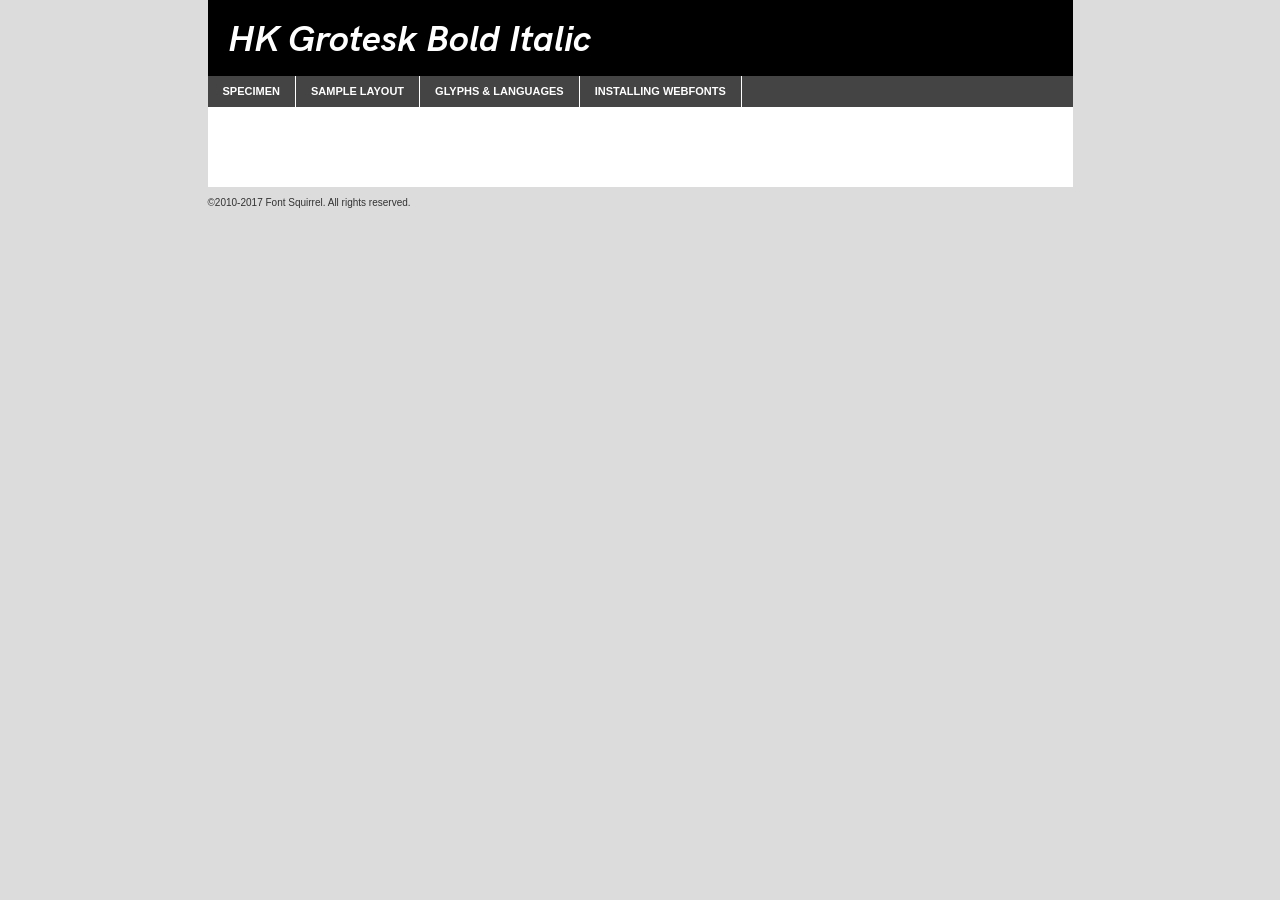
<file: css/hkgrotesk-bolditalic-demo.html>
<!DOCTYPE html PUBLIC "-//W3C//DTD XHTML 1.0 Transitional//EN"
	"http://www.w3.org/TR/xhtml1/DTD/xhtml1-transitional.dtd">

<html xmlns="http://www.w3.org/1999/xhtml" xml:lang="en" lang="en">
<head>
	<meta http-equiv="Content-Type" content="text/html; charset=utf-8" />
	<script src="http://ajax.googleapis.com/ajax/libs/jquery/1.7.2/jquery.min.js" type="text/javascript" charset="utf-8"></script>
	<script type="text/javascript">
	(function($){$.fn.easyTabs=function(option){var param=jQuery.extend({fadeSpeed:"fast",defaultContent:1,activeClass:'active'},option);$(this).each(function(){var thisId="#"+this.id;if(param.defaultContent==''){param.defaultContent=1;}
	if(typeof param.defaultContent=="number")
	{var defaultTab=$(thisId+" .tabs li:eq("+(param.defaultContent-1)+") a").attr('href').substr(1);}else{var defaultTab=param.defaultContent;}
	$(thisId+" .tabs li a").each(function(){var tabToHide=$(this).attr('href').substr(1);$("#"+tabToHide).addClass('easytabs-tab-content');});hideAll();changeContent(defaultTab);function hideAll(){$(thisId+" .easytabs-tab-content").hide();}
	function changeContent(tabId){hideAll();$(thisId+" .tabs li").removeClass(param.activeClass);$(thisId+" .tabs li a[href=#"+tabId+"]").closest('li').addClass(param.activeClass);if(param.fadeSpeed!="none")
	{$(thisId+" #"+tabId).fadeIn(param.fadeSpeed);}else{$(thisId+" #"+tabId).show();}}
	$(thisId+" .tabs li").click(function(){var tabId=$(this).find('a').attr('href').substr(1);changeContent(tabId);return false;});});}})(jQuery);
	</script>
	<link rel="stylesheet" href="specimen_files/specimen_stylesheet.css" type="text/css" charset="utf-8" />
	<link rel="stylesheet" href="stylesheet.css" type="text/css" charset="utf-8" />

	<style type="text/css">
					body{
				font-family: 'hk_groteskbold_italic';
							}
		</style>

	<title>HK Grotesk Bold Italic Specimen</title>
	
	
	<script type="text/javascript" charset="utf-8">
		$(document).ready(function() {
			$('#container').easyTabs({defaultContent:1});
		});
	</script>
</head>

<body>
<div id="container">
	<div id="header">
		HK Grotesk Bold Italic	</div>
	<ul class="tabs">
		<li><a href="#specimen">Specimen</a></li>
		<li><a href="#layout">Sample Layout</a></li>
				<li><a href="#glyphs">Glyphs &amp; Languages</a></li>
		<li><a href="#installing">Installing Webfonts</a></li>
		
	</ul>
	
	<div id="main_content">

		
			<div id="specimen">
		
				<div class="section">
					<div class="grid12 firstcol">
						<div class="huge">AaBb</div>
					</div>
				</div>
		
				<div class="section">
					<div class="glyph_range">A&#x200B;B&#x200b;C&#x200b;D&#x200b;E&#x200b;F&#x200b;G&#x200b;H&#x200b;I&#x200b;J&#x200b;K&#x200b;L&#x200b;M&#x200b;N&#x200b;O&#x200b;P&#x200b;Q&#x200b;R&#x200b;S&#x200b;T&#x200b;U&#x200b;V&#x200b;W&#x200b;X&#x200b;Y&#x200b;Z&#x200b;a&#x200b;b&#x200b;c&#x200b;d&#x200b;e&#x200b;f&#x200b;g&#x200b;h&#x200b;i&#x200b;j&#x200b;k&#x200b;l&#x200b;m&#x200b;n&#x200b;o&#x200b;p&#x200b;q&#x200b;r&#x200b;s&#x200b;t&#x200b;u&#x200b;v&#x200b;w&#x200b;x&#x200b;y&#x200b;z&#x200b;1&#x200b;2&#x200b;3&#x200b;4&#x200b;5&#x200b;6&#x200b;7&#x200b;8&#x200b;9&#x200b;0&#x200b;&amp;&#x200b;.&#x200b;,&#x200b;?&#x200b;!&#x200b;&#64;&#x200b;(&#x200b;)&#x200b;#&#x200b;$&#x200b;%&#x200b;*&#x200b;+&#x200b;-&#x200b;=&#x200b;:&#x200b;;</div>
				</div>
				<div class="section">
					<div class="grid12 firstcol">
						<table class="sample_table">
							<tr><td>10</td><td class="size10">abcdefghijklmnopqrstuvwxyzABCDEFGHIJKLMNOPQRSTUVWXYZ0123456789abcdefghijklmnopqrstuvwxyzABCDEFGHIJKLMNOPQRSTUVWXYZ0123456789abcdefghijklmnopqrstuvwxyzABCDEFGHIJKLMNOPQRSTUVWXYZ</td></tr>
							<tr><td>11</td><td class="size11">abcdefghijklmnopqrstuvwxyzABCDEFGHIJKLMNOPQRSTUVWXYZ0123456789abcdefghijklmnopqrstuvwxyzABCDEFGHIJKLMNOPQRSTUVWXYZ0123456789abcdefghijklmnopqrstuvwxyzABCDEFGHIJKLMNOPQRSTUVWXYZ</td></tr>
							<tr><td>12</td><td class="size12">abcdefghijklmnopqrstuvwxyzABCDEFGHIJKLMNOPQRSTUVWXYZ0123456789abcdefghijklmnopqrstuvwxyzABCDEFGHIJKLMNOPQRSTUVWXYZ0123456789abcdefghijklmnopqrstuvwxyzABCDEFGHIJKLMNOPQRSTUVWXYZ</td></tr>
							<tr><td>13</td><td class="size13">abcdefghijklmnopqrstuvwxyzABCDEFGHIJKLMNOPQRSTUVWXYZ0123456789abcdefghijklmnopqrstuvwxyzABCDEFGHIJKLMNOPQRSTUVWXYZ0123456789abcdefghijklmnopqrstuvwxyzABCDEFGHIJKLMNOPQRSTUVWXYZ</td></tr>
							<tr><td>14</td><td class="size14">abcdefghijklmnopqrstuvwxyzABCDEFGHIJKLMNOPQRSTUVWXYZ0123456789abcdefghijklmnopqrstuvwxyzABCDEFGHIJKLMNOPQRSTUVWXYZ0123456789abcdefghijklmnopqrstuvwxyzABCDEFGHIJKLMNOPQRSTUVWXYZ</td></tr>
							<tr><td>16</td><td class="size16">abcdefghijklmnopqrstuvwxyzABCDEFGHIJKLMNOPQRSTUVWXYZ0123456789abcdefghijklmnopqrstuvwxyzABCDEFGHIJKLMNOPQRSTUVWXYZ</td></tr>
							<tr><td>18</td><td class="size18">abcdefghijklmnopqrstuvwxyzABCDEFGHIJKLMNOPQRSTUVWXYZ0123456789abcdefghijklmnopqrstuvwxyzABCDEFGHIJKLMNOPQRSTUVWXYZ</td></tr>
							<tr><td>20</td><td class="size20">abcdefghijklmnopqrstuvwxyzABCDEFGHIJKLMNOPQRSTUVWXYZ0123456789abcdefghijklmnopqrstuvwxyzABCDEFGHIJKLMNOPQRSTUVWXYZ</td></tr>
							<tr><td>24</td><td class="size24">abcdefghijklmnopqrstuvwxyzABCDEFGHIJKLMNOPQRSTUVWXYZ0123456789abcdefghijklmnopqrstuvwxyzABCDEFGHIJKLMNOPQRSTUVWXYZ</td></tr>
							<tr><td>30</td><td class="size30">abcdefghijklmnopqrstuvwxyzABCDEFGHIJKLMNOPQRSTUVWXYZ0123456789abcdefghijklmnopqrstuvwxyzABCDEFGHIJKLMNOPQRSTUVWXYZ</td></tr>
							<tr><td>36</td><td class="size36">abcdefghijklmnopqrstuvwxyzABCDEFGHIJKLMNOPQRSTUVWXYZ0123456789abcdefghijklmnopqrstuvwxyzABCDEFGHIJKLMNOPQRSTUVWXYZ</td></tr>
							<tr><td>48</td><td class="size48">abcdefghijklmnopqrstuvwxyzABCDEFGHIJKLMNOPQRSTUVWXYZ0123456789abcdefghijklmnopqrstuvwxyzABCDEFGHIJKLMNOPQRSTUVWXYZ</td></tr>
							<tr><td>60</td><td class="size60">abcdefghijklmnopqrstuvwxyzABCDEFGHIJKLMNOPQRSTUVWXYZ0123456789abcdefghijklmnopqrstuvwxyzABCDEFGHIJKLMNOPQRSTUVWXYZ</td></tr>
							<tr><td>72</td><td class="size72">abcdefghijklmnopqrstuvwxyzABCDEFGHIJKLMNOPQRSTUVWXYZ0123456789abcdefghijklmnopqrstuvwxyzABCDEFGHIJKLMNOPQRSTUVWXYZ</td></tr>
							<tr><td>90</td><td class="size90">abcdefghijklmnopqrstuvwxyzABCDEFGHIJKLMNOPQRSTUVWXYZ0123456789abcdefghijklmnopqrstuvwxyzABCDEFGHIJKLMNOPQRSTUVWXYZ</td></tr>
						</table>
				
					</div>
			
				</div>
		
		
		
								<div class="section" id="bodycomparison">


										<div id="xheight">
				<div class="fontbody">&#x25FC;&#x25FC;&#x25FC;&#x25FC;&#x25FC;&#x25FC;&#x25FC;&#x25FC;&#x25FC;&#x25FC;&#x25FC;&#x25FC;&#x25FC;&#x25FC;&#x25FC;&#x25FC;&#x25FC;&#x25FC;&#x25FC;&#x25FC;&#x25FC;&#x25FC;&#x25FC;&#x25FC;&#x25FC;&#x25FC;&#x25FC;&#x25FC;&#x25FC;&#x25FC;&#x25FC;&#x25FC;&#x25FC;&#x25FC;&#x25FC;&#x25FC;&#x25FC;&#x25FC;&#x25FC;&#x25FC;&#x25FC;&#x25FC;&#x25FC;&#x25FC;&#x25FC;&#x25FC;&#x25FC;&#x25FC;&#x25FC;&#x25FC;&#x25FC;&#x25FC;&#x25FC;&#x25FC;&#x25FC;&#x25FC;&#x25FC;&#x25FC;&#x25FC;&#x25FC;&#x25FC;&#x25FC;&#x25FC;&#x25FC;&#x25FC;&#x25FC;&#x25FC;&#x25FC;&#x25FC;&#x25FC;&#x25FC;&#x25FC;&#x25FC;&#x25FC;&#x25FC;&#x25FC;&#x25FC;&#x25FC;&#x25FC;&#x25FC;&#x25FC;&#x25FC;&#x25FC;&#x25FC;&#x25FC;&#x25FC;&#x25FC;&#x25FC;&#x25FC;&#x25FC;&#x25FC;&#x25FC;&#x25FC;&#x25FC;&#x25FC;&#x25FC;&#x25FC;&#x25FC;&#x25FC;body</div><div class="arialbody">body</div><div class="verdanabody">body</div><div class="georgiabody">body</div></div>
										<div class="fontbody" style="z-index:1">
											body<span>HK Grotesk Bold Italic</span>
										</div>
										<div class="arialbody" style="z-index:1">
											body<span>Arial</span>
										</div>
										<div class="verdanabody" style="z-index:1">
											body<span>Verdana</span>
										</div>
										<div class="georgiabody" style="z-index:1">
											body<span>Georgia</span>
										</div>



								</div>
		
		
				<div class="section psample psample_row1" id="">
					
					<div class="grid2 firstcol">
						<p class="size10"><span>10.</span>Aenean lacinia bibendum nulla sed consectetur. Fusce dapibus, tellus ac cursus commodo, tortor mauris condimentum nibh, ut fermentum massa justo sit amet risus. Nullam id dolor id nibh ultricies vehicula ut id elit. Cum sociis natoque penatibus et magnis dis parturient montes, nascetur ridiculus mus. Nulla vitae elit libero, a pharetra augue.</p>
			
					</div>
					<div class="grid3">
						<p class="size11"><span>11.</span>Aenean lacinia bibendum nulla sed consectetur. Fusce dapibus, tellus ac cursus commodo, tortor mauris condimentum nibh, ut fermentum massa justo sit amet risus. Nullam id dolor id nibh ultricies vehicula ut id elit. Cum sociis natoque penatibus et magnis dis parturient montes, nascetur ridiculus mus. Nulla vitae elit libero, a pharetra augue.</p>
			
					</div>
					<div class="grid3">
						<p class="size12"><span>12.</span>Aenean lacinia bibendum nulla sed consectetur. Fusce dapibus, tellus ac cursus commodo, tortor mauris condimentum nibh, ut fermentum massa justo sit amet risus. Nullam id dolor id nibh ultricies vehicula ut id elit. Cum sociis natoque penatibus et magnis dis parturient montes, nascetur ridiculus mus. Nulla vitae elit libero, a pharetra augue.</p>
			
					</div>
					<div class="grid4">
						<p class="size13"><span>13.</span>Aenean lacinia bibendum nulla sed consectetur. Fusce dapibus, tellus ac cursus commodo, tortor mauris condimentum nibh, ut fermentum massa justo sit amet risus. Nullam id dolor id nibh ultricies vehicula ut id elit. Cum sociis natoque penatibus et magnis dis parturient montes, nascetur ridiculus mus. Nulla vitae elit libero, a pharetra augue.</p>
			
					</div>
					<div class="white_blend"></div>
					
				</div>
				<div class="section psample psample_row2" id="">
					<div class="grid3 firstcol">
						<p class="size14"><span>14.</span>Aenean lacinia bibendum nulla sed consectetur. Fusce dapibus, tellus ac cursus commodo, tortor mauris condimentum nibh, ut fermentum massa justo sit amet risus. Nullam id dolor id nibh ultricies vehicula ut id elit. Cum sociis natoque penatibus et magnis dis parturient montes, nascetur ridiculus mus. Nulla vitae elit libero, a pharetra augue.</p>
			
					</div>
					<div class="grid4">
						<p class="size16"><span>16.</span>Aenean lacinia bibendum nulla sed consectetur. Fusce dapibus, tellus ac cursus commodo, tortor mauris condimentum nibh, ut fermentum massa justo sit amet risus. Nullam id dolor id nibh ultricies vehicula ut id elit. Cum sociis natoque penatibus et magnis dis parturient montes, nascetur ridiculus mus. Nulla vitae elit libero, a pharetra augue.</p>
			
					</div>
					<div class="grid5">
						<p class="size18"><span>18.</span>Aenean lacinia bibendum nulla sed consectetur. Fusce dapibus, tellus ac cursus commodo, tortor mauris condimentum nibh, ut fermentum massa justo sit amet risus. Nullam id dolor id nibh ultricies vehicula ut id elit. Cum sociis natoque penatibus et magnis dis parturient montes, nascetur ridiculus mus. Nulla vitae elit libero, a pharetra augue.</p>
			
					</div>

					<div class="white_blend"></div>

				</div>
				
				<div class="section psample psample_row3" id="">
					<div class="grid5 firstcol">
						<p class="size20"><span>20.</span>Aenean lacinia bibendum nulla sed consectetur. Fusce dapibus, tellus ac cursus commodo, tortor mauris condimentum nibh, ut fermentum massa justo sit amet risus. Nullam id dolor id nibh ultricies vehicula ut id elit. Cum sociis natoque penatibus et magnis dis parturient montes, nascetur ridiculus mus. Nulla vitae elit libero, a pharetra augue.</p>
					</div>
					<div class="grid7">
						<p class="size24"><span>24.</span>Aenean lacinia bibendum nulla sed consectetur. Fusce dapibus, tellus ac cursus commodo, tortor mauris condimentum nibh, ut fermentum massa justo sit amet risus. Nullam id dolor id nibh ultricies vehicula ut id elit. Cum sociis natoque penatibus et magnis dis parturient montes, nascetur ridiculus mus. Nulla vitae elit libero, a pharetra augue.</p>
					</div>
					
					<div class="white_blend"></div>
					
				</div>
				
				<div class="section psample psample_row4" id="">
					<div class="grid12 firstcol">
						<p class="size30"><span>30.</span>Aenean lacinia bibendum nulla sed consectetur. Fusce dapibus, tellus ac cursus commodo, tortor mauris condimentum nibh, ut fermentum massa justo sit amet risus. Nullam id dolor id nibh ultricies vehicula ut id elit. Cum sociis natoque penatibus et magnis dis parturient montes, nascetur ridiculus mus. Nulla vitae elit libero, a pharetra augue.</p>
					</div>
					<div class="white_blend"></div>
					
				</div>
				
				
				
				<div class="section psample psample_row1 fullreverse">
					<div class="grid2 firstcol">
						<p class="size10"><span>10.</span>Aenean lacinia bibendum nulla sed consectetur. Fusce dapibus, tellus ac cursus commodo, tortor mauris condimentum nibh, ut fermentum massa justo sit amet risus. Nullam id dolor id nibh ultricies vehicula ut id elit. Cum sociis natoque penatibus et magnis dis parturient montes, nascetur ridiculus mus. Nulla vitae elit libero, a pharetra augue.</p>
			
					</div>
					<div class="grid3">
						<p class="size11"><span>11.</span>Aenean lacinia bibendum nulla sed consectetur. Fusce dapibus, tellus ac cursus commodo, tortor mauris condimentum nibh, ut fermentum massa justo sit amet risus. Nullam id dolor id nibh ultricies vehicula ut id elit. Cum sociis natoque penatibus et magnis dis parturient montes, nascetur ridiculus mus. Nulla vitae elit libero, a pharetra augue.</p>
			
					</div>
					<div class="grid3">
						<p class="size12"><span>12.</span>Aenean lacinia bibendum nulla sed consectetur. Fusce dapibus, tellus ac cursus commodo, tortor mauris condimentum nibh, ut fermentum massa justo sit amet risus. Nullam id dolor id nibh ultricies vehicula ut id elit. Cum sociis natoque penatibus et magnis dis parturient montes, nascetur ridiculus mus. Nulla vitae elit libero, a pharetra augue.</p>
			
					</div>
					<div class="grid4">
						<p class="size13"><span>13.</span>Aenean lacinia bibendum nulla sed consectetur. Fusce dapibus, tellus ac cursus commodo, tortor mauris condimentum nibh, ut fermentum massa justo sit amet risus. Nullam id dolor id nibh ultricies vehicula ut id elit. Cum sociis natoque penatibus et magnis dis parturient montes, nascetur ridiculus mus. Nulla vitae elit libero, a pharetra augue.</p>
			
					</div>
					<div class="black_blend"></div>
					
				</div>
				
				<div class="section psample psample_row2 fullreverse">
					<div class="grid3 firstcol">
						<p class="size14"><span>14.</span>Aenean lacinia bibendum nulla sed consectetur. Fusce dapibus, tellus ac cursus commodo, tortor mauris condimentum nibh, ut fermentum massa justo sit amet risus. Nullam id dolor id nibh ultricies vehicula ut id elit. Cum sociis natoque penatibus et magnis dis parturient montes, nascetur ridiculus mus. Nulla vitae elit libero, a pharetra augue.</p>
			
					</div>
					<div class="grid4">
						<p class="size16"><span>16.</span>Aenean lacinia bibendum nulla sed consectetur. Fusce dapibus, tellus ac cursus commodo, tortor mauris condimentum nibh, ut fermentum massa justo sit amet risus. Nullam id dolor id nibh ultricies vehicula ut id elit. Cum sociis natoque penatibus et magnis dis parturient montes, nascetur ridiculus mus. Nulla vitae elit libero, a pharetra augue.</p>
			
					</div>
					<div class="grid5">
						<p class="size18"><span>18.</span>Aenean lacinia bibendum nulla sed consectetur. Fusce dapibus, tellus ac cursus commodo, tortor mauris condimentum nibh, ut fermentum massa justo sit amet risus. Nullam id dolor id nibh ultricies vehicula ut id elit. Cum sociis natoque penatibus et magnis dis parturient montes, nascetur ridiculus mus. Nulla vitae elit libero, a pharetra augue.</p>
			
					</div>
					<div class="black_blend"></div>

				</div>
				
				<div class="section psample fullreverse psample_row3" id="">
					<div class="grid5 firstcol">
						<p class="size20"><span>20.</span>Aenean lacinia bibendum nulla sed consectetur. Fusce dapibus, tellus ac cursus commodo, tortor mauris condimentum nibh, ut fermentum massa justo sit amet risus. Nullam id dolor id nibh ultricies vehicula ut id elit. Cum sociis natoque penatibus et magnis dis parturient montes, nascetur ridiculus mus. Nulla vitae elit libero, a pharetra augue.</p>
					</div>
					<div class="grid7">
						<p class="size24"><span>24.</span>Aenean lacinia bibendum nulla sed consectetur. Fusce dapibus, tellus ac cursus commodo, tortor mauris condimentum nibh, ut fermentum massa justo sit amet risus. Nullam id dolor id nibh ultricies vehicula ut id elit. Cum sociis natoque penatibus et magnis dis parturient montes, nascetur ridiculus mus. Nulla vitae elit libero, a pharetra augue.</p>
					</div>
					
					<div class="black_blend"></div>
					
				</div>
				
				<div class="section psample fullreverse psample_row4" id="" style="border-bottom: 20px #000 solid;">
					<div class="grid12 firstcol">
						<p class="size30"><span>30.</span>Aenean lacinia bibendum nulla sed consectetur. Fusce dapibus, tellus ac cursus commodo, tortor mauris condimentum nibh, ut fermentum massa justo sit amet risus. Nullam id dolor id nibh ultricies vehicula ut id elit. Cum sociis natoque penatibus et magnis dis parturient montes, nascetur ridiculus mus. Nulla vitae elit libero, a pharetra augue.</p>
					</div>
					<div class="black_blend"></div>
					
				</div>
				
				
				
				
			</div>
			
			<div id="layout">
				
				<div class="section">
					
					<div class="grid12 firstcol">
						<h1>Lorem Ipsum Dolor</h1>
						<h2>Etiam porta sem malesuada magna mollis euismod</h2>
						
						<p class="byline">By <a href="#link">Aenean Lacinia</a></p>
					</div>
				</div>
				<div class="section">
					<div class="grid8 firstcol">
						<p class="large">Donec sed odio dui. Morbi leo risus, porta ac consectetur ac, vestibulum at eros. Fusce dapibus, tellus ac cursus commodo, tortor mauris condimentum nibh, ut fermentum massa justo sit amet risus. </p>

						
						<h3>Pellentesque ornare sem</h3>

						<p>Maecenas sed diam eget risus varius blandit sit amet non magna. Maecenas faucibus mollis interdum. Donec ullamcorper nulla non metus auctor fringilla. Nullam id dolor id nibh ultricies vehicula ut id elit. Nullam id dolor id nibh ultricies vehicula ut id elit. </p>

						<p>Aenean eu leo quam. Pellentesque ornare sem lacinia quam venenatis vestibulum. Lorem ipsum dolor sit amet, consectetur adipiscing elit. Cum sociis natoque penatibus et magnis dis parturient montes, nascetur ridiculus mus. </p>

						<p>Nulla vitae elit libero, a pharetra augue. Praesent commodo cursus magna, vel scelerisque nisl consectetur et. Aenean lacinia bibendum nulla sed consectetur. </p>

						<p>Nullam quis risus eget urna mollis ornare vel eu leo. Nullam quis risus eget urna mollis ornare vel eu leo. Maecenas sed diam eget risus varius blandit sit amet non magna. Donec ullamcorper nulla non metus auctor fringilla. </p>

						<h3>Cras mattis consectetur</h3>

						<p>Aenean eu leo quam. Pellentesque ornare sem lacinia quam venenatis vestibulum. Aenean lacinia bibendum nulla sed consectetur. Integer posuere erat a ante venenatis dapibus posuere velit aliquet. Cras mattis consectetur purus sit amet fermentum. </p>

						<p>Nullam id dolor id nibh ultricies vehicula ut id elit. Nullam quis risus eget urna mollis ornare vel eu leo. Cras mattis consectetur purus sit amet fermentum.</p>
					</div>
					
					<div class="grid4 sidebar">
						
						<div class="box reverse">
							<p class="last">Nullam quis risus eget urna mollis ornare vel eu leo. Donec ullamcorper nulla non metus auctor fringilla. Cras mattis consectetur purus sit amet fermentum. Sed posuere consectetur est at lobortis. Lorem ipsum dolor sit amet, consectetur adipiscing elit. </p>
						</div>
						
						<p class="caption">Maecenas sed diam eget risus varius.</p>

						<p>Vestibulum id ligula porta felis euismod semper. Integer posuere erat a ante venenatis dapibus posuere velit aliquet. Vestibulum id ligula porta felis euismod semper. Sed posuere consectetur est at lobortis. Maecenas sed diam eget risus varius blandit sit amet non magna. Fusce dapibus, tellus ac cursus commodo, tortor mauris condimentum nibh, ut fermentum massa justo sit amet risus. </p>

					

						<p>Duis mollis, est non commodo luctus, nisi erat porttitor ligula, eget lacinia odio sem nec elit. Aenean lacinia bibendum nulla sed consectetur. Vivamus sagittis lacus vel augue laoreet rutrum faucibus dolor auctor. Aenean lacinia bibendum nulla sed consectetur. Nullam quis risus eget urna mollis ornare vel eu leo. </p>

						<p>Praesent commodo cursus magna, vel scelerisque nisl consectetur et. Donec ullamcorper nulla non metus auctor fringilla. Maecenas faucibus mollis interdum. Fusce dapibus, tellus ac cursus commodo, tortor mauris condimentum nibh, ut fermentum massa justo sit amet risus. </p>

					</div>
				</div>
				
			</div>


			



		<div id="glyphs">
			<div class="section">
				<div class="grid12 firstcol">
			
				<h1>Language Support</h1>
				<p>The subset of HK Grotesk Bold Italic in this kit supports the following languages:<br />
			
					Afrikaans, Albanian, Basque, Bosnian, Breton, Chamorro, Chichewa_nyanja, Croatian, Czech, Danish, Dutch, English, Estonian, Faroese, Finnish, French, Frisian, Galician, German, Hungarian, Icelandic, Italian, Latvian, Lithuanian, Malagasy, Maltese, Norwegian, Polish, Portuguese, Romanian, Serbian, Slovak, Slovenian, Spanish, Turkish, Welsh, Alsatian, Aragonese, Arapaho, Aromanian, Arrernte, Asturian, Aymara, Bislama, Cebuano, Cheyenne, Cimbrian, Corsican, Fijian, French_creole, Friulian, Genoese, Gilbertese, Greenlandic, Guarani, Haitian_creole, Hawaiian, Hiligaynon, Hmong, Hopi, Ibanag, Iloko_ilokano, Indonesian, Interglossa_glosa, Interlingua, Irish_gaelic, Istro-romanian, Jerriais, Kashubian, Kurdish_kurmanji, Ladin, Lojban, Lombard, Low_saxon, Luxembourgeois, Manx, Maori, Megleno-romanian, Mohawk, Nahuatl, Norfolk_pitcairnese, Northern_sotho, Occitan, Oromo, Pangasinan, Papiamento, Piedmontese, Potawatomi, Rhaeto-romance, Romansh, Rotokas, Sami_inari, Sami_lule, Samoan, Sardinian, Scots_gaelic, Seychelles_creole, Shona, Sicilian, Somali, Southern_ndebele, Southern_sotho, Swahili, Swati_swazi, Tagalog_filipino_pilipino, Tahitian, Tausug, Tetum, Tok_pisin, Tongan, Tswana, Turkmen, Turkmen_latinized, Tuvaluan, Uyghur_latinized, Veps, Volapuk, Votic_latinized, Walloon, Warlpiri, Xhosa, Yapese, Zulu, Latinbasic, Ubasic, Demo, Vietnamese				</p>
				<h1>Glyph Chart</h1>
				<p>The subset of HK Grotesk Bold Italic in this kit includes all the glyphs listed below. Unicode entities are included above each glyph to help you insert individual characters into your layout.</p>
				<div id="glyph_chart">
			
																				 <div><p>&amp;#32;</p>&#32;</div>
																				 <div><p>&amp;#33;</p>&#33;</div>
																				 <div><p>&amp;#34;</p>&#34;</div>
																				 <div><p>&amp;#35;</p>&#35;</div>
																				 <div><p>&amp;#36;</p>&#36;</div>
																				 <div><p>&amp;#37;</p>&#37;</div>
																				 <div><p>&amp;#38;</p>&#38;</div>
																				 <div><p>&amp;#39;</p>&#39;</div>
																				 <div><p>&amp;#40;</p>&#40;</div>
																				 <div><p>&amp;#41;</p>&#41;</div>
																				 <div><p>&amp;#42;</p>&#42;</div>
																				 <div><p>&amp;#43;</p>&#43;</div>
																				 <div><p>&amp;#44;</p>&#44;</div>
																				 <div><p>&amp;#45;</p>&#45;</div>
																				 <div><p>&amp;#46;</p>&#46;</div>
																				 <div><p>&amp;#47;</p>&#47;</div>
																				 <div><p>&amp;#48;</p>&#48;</div>
																				 <div><p>&amp;#49;</p>&#49;</div>
																				 <div><p>&amp;#50;</p>&#50;</div>
																				 <div><p>&amp;#51;</p>&#51;</div>
																				 <div><p>&amp;#52;</p>&#52;</div>
																				 <div><p>&amp;#53;</p>&#53;</div>
																				 <div><p>&amp;#54;</p>&#54;</div>
																				 <div><p>&amp;#55;</p>&#55;</div>
																				 <div><p>&amp;#56;</p>&#56;</div>
																				 <div><p>&amp;#57;</p>&#57;</div>
																				 <div><p>&amp;#58;</p>&#58;</div>
																				 <div><p>&amp;#59;</p>&#59;</div>
																				 <div><p>&amp;#60;</p>&#60;</div>
																				 <div><p>&amp;#61;</p>&#61;</div>
																				 <div><p>&amp;#62;</p>&#62;</div>
																				 <div><p>&amp;#63;</p>&#63;</div>
																				 <div><p>&amp;#64;</p>&#64;</div>
																				 <div><p>&amp;#65;</p>&#65;</div>
																				 <div><p>&amp;#66;</p>&#66;</div>
																				 <div><p>&amp;#67;</p>&#67;</div>
																				 <div><p>&amp;#68;</p>&#68;</div>
																				 <div><p>&amp;#69;</p>&#69;</div>
																				 <div><p>&amp;#70;</p>&#70;</div>
																				 <div><p>&amp;#71;</p>&#71;</div>
																				 <div><p>&amp;#72;</p>&#72;</div>
																				 <div><p>&amp;#73;</p>&#73;</div>
																				 <div><p>&amp;#74;</p>&#74;</div>
																				 <div><p>&amp;#75;</p>&#75;</div>
																				 <div><p>&amp;#76;</p>&#76;</div>
																				 <div><p>&amp;#77;</p>&#77;</div>
																				 <div><p>&amp;#78;</p>&#78;</div>
																				 <div><p>&amp;#79;</p>&#79;</div>
																				 <div><p>&amp;#80;</p>&#80;</div>
																				 <div><p>&amp;#81;</p>&#81;</div>
																				 <div><p>&amp;#82;</p>&#82;</div>
																				 <div><p>&amp;#83;</p>&#83;</div>
																				 <div><p>&amp;#84;</p>&#84;</div>
																				 <div><p>&amp;#85;</p>&#85;</div>
																				 <div><p>&amp;#86;</p>&#86;</div>
																				 <div><p>&amp;#87;</p>&#87;</div>
																				 <div><p>&amp;#88;</p>&#88;</div>
																				 <div><p>&amp;#89;</p>&#89;</div>
																				 <div><p>&amp;#90;</p>&#90;</div>
																				 <div><p>&amp;#91;</p>&#91;</div>
																				 <div><p>&amp;#92;</p>&#92;</div>
																				 <div><p>&amp;#93;</p>&#93;</div>
																				 <div><p>&amp;#94;</p>&#94;</div>
																				 <div><p>&amp;#95;</p>&#95;</div>
																				 <div><p>&amp;#96;</p>&#96;</div>
																				 <div><p>&amp;#97;</p>&#97;</div>
																				 <div><p>&amp;#98;</p>&#98;</div>
																				 <div><p>&amp;#99;</p>&#99;</div>
																				 <div><p>&amp;#100;</p>&#100;</div>
																				 <div><p>&amp;#101;</p>&#101;</div>
																				 <div><p>&amp;#102;</p>&#102;</div>
																				 <div><p>&amp;#103;</p>&#103;</div>
																				 <div><p>&amp;#104;</p>&#104;</div>
																				 <div><p>&amp;#105;</p>&#105;</div>
																				 <div><p>&amp;#106;</p>&#106;</div>
																				 <div><p>&amp;#107;</p>&#107;</div>
																				 <div><p>&amp;#108;</p>&#108;</div>
																				 <div><p>&amp;#109;</p>&#109;</div>
																				 <div><p>&amp;#110;</p>&#110;</div>
																				 <div><p>&amp;#111;</p>&#111;</div>
																				 <div><p>&amp;#112;</p>&#112;</div>
																				 <div><p>&amp;#113;</p>&#113;</div>
																				 <div><p>&amp;#114;</p>&#114;</div>
																				 <div><p>&amp;#115;</p>&#115;</div>
																				 <div><p>&amp;#116;</p>&#116;</div>
																				 <div><p>&amp;#117;</p>&#117;</div>
																				 <div><p>&amp;#118;</p>&#118;</div>
																				 <div><p>&amp;#119;</p>&#119;</div>
																				 <div><p>&amp;#120;</p>&#120;</div>
																				 <div><p>&amp;#121;</p>&#121;</div>
																				 <div><p>&amp;#122;</p>&#122;</div>
																				 <div><p>&amp;#123;</p>&#123;</div>
																				 <div><p>&amp;#124;</p>&#124;</div>
																				 <div><p>&amp;#125;</p>&#125;</div>
																				 <div><p>&amp;#126;</p>&#126;</div>
																				 <div><p>&amp;#160;</p>&#160;</div>
																				 <div><p>&amp;#161;</p>&#161;</div>
																				 <div><p>&amp;#162;</p>&#162;</div>
																				 <div><p>&amp;#163;</p>&#163;</div>
																				 <div><p>&amp;#164;</p>&#164;</div>
																				 <div><p>&amp;#165;</p>&#165;</div>
																				 <div><p>&amp;#166;</p>&#166;</div>
																				 <div><p>&amp;#167;</p>&#167;</div>
																				 <div><p>&amp;#168;</p>&#168;</div>
																				 <div><p>&amp;#169;</p>&#169;</div>
																				 <div><p>&amp;#170;</p>&#170;</div>
																				 <div><p>&amp;#171;</p>&#171;</div>
																				 <div><p>&amp;#172;</p>&#172;</div>
																				 <div><p>&amp;#173;</p>&#173;</div>
																				 <div><p>&amp;#174;</p>&#174;</div>
																				 <div><p>&amp;#175;</p>&#175;</div>
																				 <div><p>&amp;#176;</p>&#176;</div>
																				 <div><p>&amp;#177;</p>&#177;</div>
																				 <div><p>&amp;#180;</p>&#180;</div>
																				 <div><p>&amp;#181;</p>&#181;</div>
																				 <div><p>&amp;#182;</p>&#182;</div>
																				 <div><p>&amp;#183;</p>&#183;</div>
																				 <div><p>&amp;#184;</p>&#184;</div>
																				 <div><p>&amp;#186;</p>&#186;</div>
																				 <div><p>&amp;#187;</p>&#187;</div>
																				 <div><p>&amp;#191;</p>&#191;</div>
																				 <div><p>&amp;#192;</p>&#192;</div>
																				 <div><p>&amp;#193;</p>&#193;</div>
																				 <div><p>&amp;#194;</p>&#194;</div>
																				 <div><p>&amp;#195;</p>&#195;</div>
																				 <div><p>&amp;#196;</p>&#196;</div>
																				 <div><p>&amp;#197;</p>&#197;</div>
																				 <div><p>&amp;#198;</p>&#198;</div>
																				 <div><p>&amp;#199;</p>&#199;</div>
																				 <div><p>&amp;#200;</p>&#200;</div>
																				 <div><p>&amp;#201;</p>&#201;</div>
																				 <div><p>&amp;#202;</p>&#202;</div>
																				 <div><p>&amp;#203;</p>&#203;</div>
																				 <div><p>&amp;#204;</p>&#204;</div>
																				 <div><p>&amp;#205;</p>&#205;</div>
																				 <div><p>&amp;#206;</p>&#206;</div>
																				 <div><p>&amp;#207;</p>&#207;</div>
																				 <div><p>&amp;#208;</p>&#208;</div>
																				 <div><p>&amp;#209;</p>&#209;</div>
																				 <div><p>&amp;#210;</p>&#210;</div>
																				 <div><p>&amp;#211;</p>&#211;</div>
																				 <div><p>&amp;#212;</p>&#212;</div>
																				 <div><p>&amp;#213;</p>&#213;</div>
																				 <div><p>&amp;#214;</p>&#214;</div>
																				 <div><p>&amp;#215;</p>&#215;</div>
																				 <div><p>&amp;#216;</p>&#216;</div>
																				 <div><p>&amp;#217;</p>&#217;</div>
																				 <div><p>&amp;#218;</p>&#218;</div>
																				 <div><p>&amp;#219;</p>&#219;</div>
																				 <div><p>&amp;#220;</p>&#220;</div>
																				 <div><p>&amp;#221;</p>&#221;</div>
																				 <div><p>&amp;#222;</p>&#222;</div>
																				 <div><p>&amp;#223;</p>&#223;</div>
																				 <div><p>&amp;#224;</p>&#224;</div>
																				 <div><p>&amp;#225;</p>&#225;</div>
																				 <div><p>&amp;#226;</p>&#226;</div>
																				 <div><p>&amp;#227;</p>&#227;</div>
																				 <div><p>&amp;#228;</p>&#228;</div>
																				 <div><p>&amp;#229;</p>&#229;</div>
																				 <div><p>&amp;#230;</p>&#230;</div>
																				 <div><p>&amp;#231;</p>&#231;</div>
																				 <div><p>&amp;#232;</p>&#232;</div>
																				 <div><p>&amp;#233;</p>&#233;</div>
																				 <div><p>&amp;#234;</p>&#234;</div>
																				 <div><p>&amp;#235;</p>&#235;</div>
																				 <div><p>&amp;#236;</p>&#236;</div>
																				 <div><p>&amp;#237;</p>&#237;</div>
																				 <div><p>&amp;#238;</p>&#238;</div>
																				 <div><p>&amp;#239;</p>&#239;</div>
																				 <div><p>&amp;#240;</p>&#240;</div>
																				 <div><p>&amp;#241;</p>&#241;</div>
																				 <div><p>&amp;#242;</p>&#242;</div>
																				 <div><p>&amp;#243;</p>&#243;</div>
																				 <div><p>&amp;#244;</p>&#244;</div>
																				 <div><p>&amp;#245;</p>&#245;</div>
																				 <div><p>&amp;#246;</p>&#246;</div>
																				 <div><p>&amp;#247;</p>&#247;</div>
																				 <div><p>&amp;#248;</p>&#248;</div>
																				 <div><p>&amp;#249;</p>&#249;</div>
																				 <div><p>&amp;#250;</p>&#250;</div>
																				 <div><p>&amp;#251;</p>&#251;</div>
																				 <div><p>&amp;#252;</p>&#252;</div>
																				 <div><p>&amp;#253;</p>&#253;</div>
																				 <div><p>&amp;#254;</p>&#254;</div>
																				 <div><p>&amp;#255;</p>&#255;</div>
																				 <div><p>&amp;#256;</p>&#256;</div>
																				 <div><p>&amp;#257;</p>&#257;</div>
																				 <div><p>&amp;#258;</p>&#258;</div>
																				 <div><p>&amp;#259;</p>&#259;</div>
																				 <div><p>&amp;#260;</p>&#260;</div>
																				 <div><p>&amp;#261;</p>&#261;</div>
																				 <div><p>&amp;#262;</p>&#262;</div>
																				 <div><p>&amp;#263;</p>&#263;</div>
																				 <div><p>&amp;#266;</p>&#266;</div>
																				 <div><p>&amp;#267;</p>&#267;</div>
																				 <div><p>&amp;#268;</p>&#268;</div>
																				 <div><p>&amp;#269;</p>&#269;</div>
																				 <div><p>&amp;#270;</p>&#270;</div>
																				 <div><p>&amp;#271;</p>&#271;</div>
																				 <div><p>&amp;#272;</p>&#272;</div>
																				 <div><p>&amp;#273;</p>&#273;</div>
																				 <div><p>&amp;#274;</p>&#274;</div>
																				 <div><p>&amp;#275;</p>&#275;</div>
																				 <div><p>&amp;#278;</p>&#278;</div>
																				 <div><p>&amp;#279;</p>&#279;</div>
																				 <div><p>&amp;#280;</p>&#280;</div>
																				 <div><p>&amp;#281;</p>&#281;</div>
																				 <div><p>&amp;#282;</p>&#282;</div>
																				 <div><p>&amp;#283;</p>&#283;</div>
																				 <div><p>&amp;#286;</p>&#286;</div>
																				 <div><p>&amp;#287;</p>&#287;</div>
																				 <div><p>&amp;#288;</p>&#288;</div>
																				 <div><p>&amp;#289;</p>&#289;</div>
																				 <div><p>&amp;#290;</p>&#290;</div>
																				 <div><p>&amp;#291;</p>&#291;</div>
																				 <div><p>&amp;#294;</p>&#294;</div>
																				 <div><p>&amp;#295;</p>&#295;</div>
																				 <div><p>&amp;#296;</p>&#296;</div>
																				 <div><p>&amp;#297;</p>&#297;</div>
																				 <div><p>&amp;#298;</p>&#298;</div>
																				 <div><p>&amp;#299;</p>&#299;</div>
																				 <div><p>&amp;#302;</p>&#302;</div>
																				 <div><p>&amp;#303;</p>&#303;</div>
																				 <div><p>&amp;#304;</p>&#304;</div>
																				 <div><p>&amp;#305;</p>&#305;</div>
																				 <div><p>&amp;#310;</p>&#310;</div>
																				 <div><p>&amp;#311;</p>&#311;</div>
																				 <div><p>&amp;#312;</p>&#312;</div>
																				 <div><p>&amp;#313;</p>&#313;</div>
																				 <div><p>&amp;#314;</p>&#314;</div>
																				 <div><p>&amp;#315;</p>&#315;</div>
																				 <div><p>&amp;#316;</p>&#316;</div>
																				 <div><p>&amp;#317;</p>&#317;</div>
																				 <div><p>&amp;#318;</p>&#318;</div>
																				 <div><p>&amp;#321;</p>&#321;</div>
																				 <div><p>&amp;#322;</p>&#322;</div>
																				 <div><p>&amp;#323;</p>&#323;</div>
																				 <div><p>&amp;#324;</p>&#324;</div>
																				 <div><p>&amp;#325;</p>&#325;</div>
																				 <div><p>&amp;#326;</p>&#326;</div>
																				 <div><p>&amp;#327;</p>&#327;</div>
																				 <div><p>&amp;#328;</p>&#328;</div>
																				 <div><p>&amp;#329;</p>&#329;</div>
																				 <div><p>&amp;#330;</p>&#330;</div>
																				 <div><p>&amp;#331;</p>&#331;</div>
																				 <div><p>&amp;#332;</p>&#332;</div>
																				 <div><p>&amp;#333;</p>&#333;</div>
																				 <div><p>&amp;#336;</p>&#336;</div>
																				 <div><p>&amp;#337;</p>&#337;</div>
																				 <div><p>&amp;#338;</p>&#338;</div>
																				 <div><p>&amp;#339;</p>&#339;</div>
																				 <div><p>&amp;#340;</p>&#340;</div>
																				 <div><p>&amp;#341;</p>&#341;</div>
																				 <div><p>&amp;#342;</p>&#342;</div>
																				 <div><p>&amp;#343;</p>&#343;</div>
																				 <div><p>&amp;#344;</p>&#344;</div>
																				 <div><p>&amp;#345;</p>&#345;</div>
																				 <div><p>&amp;#346;</p>&#346;</div>
																				 <div><p>&amp;#347;</p>&#347;</div>
																				 <div><p>&amp;#350;</p>&#350;</div>
																				 <div><p>&amp;#351;</p>&#351;</div>
																				 <div><p>&amp;#352;</p>&#352;</div>
																				 <div><p>&amp;#353;</p>&#353;</div>
																				 <div><p>&amp;#354;</p>&#354;</div>
																				 <div><p>&amp;#355;</p>&#355;</div>
																				 <div><p>&amp;#356;</p>&#356;</div>
																				 <div><p>&amp;#357;</p>&#357;</div>
																				 <div><p>&amp;#358;</p>&#358;</div>
																				 <div><p>&amp;#359;</p>&#359;</div>
																				 <div><p>&amp;#360;</p>&#360;</div>
																				 <div><p>&amp;#361;</p>&#361;</div>
																				 <div><p>&amp;#362;</p>&#362;</div>
																				 <div><p>&amp;#363;</p>&#363;</div>
																				 <div><p>&amp;#366;</p>&#366;</div>
																				 <div><p>&amp;#367;</p>&#367;</div>
																				 <div><p>&amp;#368;</p>&#368;</div>
																				 <div><p>&amp;#369;</p>&#369;</div>
																				 <div><p>&amp;#370;</p>&#370;</div>
																				 <div><p>&amp;#371;</p>&#371;</div>
																				 <div><p>&amp;#372;</p>&#372;</div>
																				 <div><p>&amp;#373;</p>&#373;</div>
																				 <div><p>&amp;#374;</p>&#374;</div>
																				 <div><p>&amp;#375;</p>&#375;</div>
																				 <div><p>&amp;#376;</p>&#376;</div>
																				 <div><p>&amp;#377;</p>&#377;</div>
																				 <div><p>&amp;#378;</p>&#378;</div>
																				 <div><p>&amp;#379;</p>&#379;</div>
																				 <div><p>&amp;#380;</p>&#380;</div>
																				 <div><p>&amp;#381;</p>&#381;</div>
																				 <div><p>&amp;#382;</p>&#382;</div>
																				 <div><p>&amp;#402;</p>&#402;</div>
																				 <div><p>&amp;#416;</p>&#416;</div>
																				 <div><p>&amp;#417;</p>&#417;</div>
																				 <div><p>&amp;#431;</p>&#431;</div>
																				 <div><p>&amp;#432;</p>&#432;</div>
																				 <div><p>&amp;#461;</p>&#461;</div>
																				 <div><p>&amp;#462;</p>&#462;</div>
																				 <div><p>&amp;#463;</p>&#463;</div>
																				 <div><p>&amp;#464;</p>&#464;</div>
																				 <div><p>&amp;#465;</p>&#465;</div>
																				 <div><p>&amp;#466;</p>&#466;</div>
																				 <div><p>&amp;#467;</p>&#467;</div>
																				 <div><p>&amp;#468;</p>&#468;</div>
																				 <div><p>&amp;#469;</p>&#469;</div>
																				 <div><p>&amp;#470;</p>&#470;</div>
																				 <div><p>&amp;#471;</p>&#471;</div>
																				 <div><p>&amp;#472;</p>&#472;</div>
																				 <div><p>&amp;#473;</p>&#473;</div>
																				 <div><p>&amp;#474;</p>&#474;</div>
																				 <div><p>&amp;#475;</p>&#475;</div>
																				 <div><p>&amp;#476;</p>&#476;</div>
																				 <div><p>&amp;#536;</p>&#536;</div>
																				 <div><p>&amp;#537;</p>&#537;</div>
																				 <div><p>&amp;#538;</p>&#538;</div>
																				 <div><p>&amp;#539;</p>&#539;</div>
																				 <div><p>&amp;#567;</p>&#567;</div>
																				 <div><p>&amp;#710;</p>&#710;</div>
																				 <div><p>&amp;#711;</p>&#711;</div>
																				 <div><p>&amp;#728;</p>&#728;</div>
																				 <div><p>&amp;#729;</p>&#729;</div>
																				 <div><p>&amp;#730;</p>&#730;</div>
																				 <div><p>&amp;#731;</p>&#731;</div>
																				 <div><p>&amp;#732;</p>&#732;</div>
																				 <div><p>&amp;#733;</p>&#733;</div>
																				 <div><p>&amp;#757;</p>&#757;</div>
																				 <div><p>&amp;#758;</p>&#758;</div>
																				 <div><p>&amp;#768;</p>&#768;</div>
																				 <div><p>&amp;#769;</p>&#769;</div>
																				 <div><p>&amp;#770;</p>&#770;</div>
																				 <div><p>&amp;#771;</p>&#771;</div>
																				 <div><p>&amp;#772;</p>&#772;</div>
																				 <div><p>&amp;#774;</p>&#774;</div>
																				 <div><p>&amp;#775;</p>&#775;</div>
																				 <div><p>&amp;#776;</p>&#776;</div>
																				 <div><p>&amp;#777;</p>&#777;</div>
																				 <div><p>&amp;#778;</p>&#778;</div>
																				 <div><p>&amp;#779;</p>&#779;</div>
																				 <div><p>&amp;#780;</p>&#780;</div>
																				 <div><p>&amp;#783;</p>&#783;</div>
																				 <div><p>&amp;#786;</p>&#786;</div>
																				 <div><p>&amp;#795;</p>&#795;</div>
																				 <div><p>&amp;#803;</p>&#803;</div>
																				 <div><p>&amp;#806;</p>&#806;</div>
																				 <div><p>&amp;#807;</p>&#807;</div>
																				 <div><p>&amp;#808;</p>&#808;</div>
																				 <div><p>&amp;#821;</p>&#821;</div>
																				 <div><p>&amp;#822;</p>&#822;</div>
																				 <div><p>&amp;#823;</p>&#823;</div>
																				 <div><p>&amp;#824;</p>&#824;</div>
																				 <div><p>&amp;#916;</p>&#916;</div>
																				 <div><p>&amp;#937;</p>&#937;</div>
																				 <div><p>&amp;#956;</p>&#956;</div>
																				 <div><p>&amp;#960;</p>&#960;</div>
																				 <div><p>&amp;#7808;</p>&#7808;</div>
																				 <div><p>&amp;#7809;</p>&#7809;</div>
																				 <div><p>&amp;#7810;</p>&#7810;</div>
																				 <div><p>&amp;#7811;</p>&#7811;</div>
																				 <div><p>&amp;#7812;</p>&#7812;</div>
																				 <div><p>&amp;#7813;</p>&#7813;</div>
																				 <div><p>&amp;#7838;</p>&#7838;</div>
																				 <div><p>&amp;#7840;</p>&#7840;</div>
																				 <div><p>&amp;#7841;</p>&#7841;</div>
																				 <div><p>&amp;#7842;</p>&#7842;</div>
																				 <div><p>&amp;#7843;</p>&#7843;</div>
																				 <div><p>&amp;#7844;</p>&#7844;</div>
																				 <div><p>&amp;#7845;</p>&#7845;</div>
																				 <div><p>&amp;#7846;</p>&#7846;</div>
																				 <div><p>&amp;#7847;</p>&#7847;</div>
																				 <div><p>&amp;#7848;</p>&#7848;</div>
																				 <div><p>&amp;#7849;</p>&#7849;</div>
																				 <div><p>&amp;#7850;</p>&#7850;</div>
																				 <div><p>&amp;#7851;</p>&#7851;</div>
																				 <div><p>&amp;#7852;</p>&#7852;</div>
																				 <div><p>&amp;#7853;</p>&#7853;</div>
																				 <div><p>&amp;#7854;</p>&#7854;</div>
																				 <div><p>&amp;#7855;</p>&#7855;</div>
																				 <div><p>&amp;#7856;</p>&#7856;</div>
																				 <div><p>&amp;#7857;</p>&#7857;</div>
																				 <div><p>&amp;#7858;</p>&#7858;</div>
																				 <div><p>&amp;#7859;</p>&#7859;</div>
																				 <div><p>&amp;#7860;</p>&#7860;</div>
																				 <div><p>&amp;#7861;</p>&#7861;</div>
																				 <div><p>&amp;#7862;</p>&#7862;</div>
																				 <div><p>&amp;#7863;</p>&#7863;</div>
																				 <div><p>&amp;#7864;</p>&#7864;</div>
																				 <div><p>&amp;#7865;</p>&#7865;</div>
																				 <div><p>&amp;#7866;</p>&#7866;</div>
																				 <div><p>&amp;#7867;</p>&#7867;</div>
																				 <div><p>&amp;#7868;</p>&#7868;</div>
																				 <div><p>&amp;#7869;</p>&#7869;</div>
																				 <div><p>&amp;#7870;</p>&#7870;</div>
																				 <div><p>&amp;#7871;</p>&#7871;</div>
																				 <div><p>&amp;#7872;</p>&#7872;</div>
																				 <div><p>&amp;#7873;</p>&#7873;</div>
																				 <div><p>&amp;#7874;</p>&#7874;</div>
																				 <div><p>&amp;#7875;</p>&#7875;</div>
																				 <div><p>&amp;#7876;</p>&#7876;</div>
																				 <div><p>&amp;#7877;</p>&#7877;</div>
																				 <div><p>&amp;#7878;</p>&#7878;</div>
																				 <div><p>&amp;#7879;</p>&#7879;</div>
																				 <div><p>&amp;#7880;</p>&#7880;</div>
																				 <div><p>&amp;#7881;</p>&#7881;</div>
																				 <div><p>&amp;#7882;</p>&#7882;</div>
																				 <div><p>&amp;#7883;</p>&#7883;</div>
																				 <div><p>&amp;#7884;</p>&#7884;</div>
																				 <div><p>&amp;#7885;</p>&#7885;</div>
																				 <div><p>&amp;#7886;</p>&#7886;</div>
																				 <div><p>&amp;#7887;</p>&#7887;</div>
																				 <div><p>&amp;#7888;</p>&#7888;</div>
																				 <div><p>&amp;#7889;</p>&#7889;</div>
																				 <div><p>&amp;#7890;</p>&#7890;</div>
																				 <div><p>&amp;#7891;</p>&#7891;</div>
																				 <div><p>&amp;#7892;</p>&#7892;</div>
																				 <div><p>&amp;#7893;</p>&#7893;</div>
																				 <div><p>&amp;#7894;</p>&#7894;</div>
																				 <div><p>&amp;#7895;</p>&#7895;</div>
																				 <div><p>&amp;#7896;</p>&#7896;</div>
																				 <div><p>&amp;#7897;</p>&#7897;</div>
																				 <div><p>&amp;#7898;</p>&#7898;</div>
																				 <div><p>&amp;#7899;</p>&#7899;</div>
																				 <div><p>&amp;#7900;</p>&#7900;</div>
																				 <div><p>&amp;#7901;</p>&#7901;</div>
																				 <div><p>&amp;#7902;</p>&#7902;</div>
																				 <div><p>&amp;#7903;</p>&#7903;</div>
																				 <div><p>&amp;#7904;</p>&#7904;</div>
																				 <div><p>&amp;#7905;</p>&#7905;</div>
																				 <div><p>&amp;#7906;</p>&#7906;</div>
																				 <div><p>&amp;#7907;</p>&#7907;</div>
																				 <div><p>&amp;#7908;</p>&#7908;</div>
																				 <div><p>&amp;#7909;</p>&#7909;</div>
																				 <div><p>&amp;#7910;</p>&#7910;</div>
																				 <div><p>&amp;#7911;</p>&#7911;</div>
																				 <div><p>&amp;#7912;</p>&#7912;</div>
																				 <div><p>&amp;#7913;</p>&#7913;</div>
																				 <div><p>&amp;#7914;</p>&#7914;</div>
																				 <div><p>&amp;#7915;</p>&#7915;</div>
																				 <div><p>&amp;#7916;</p>&#7916;</div>
																				 <div><p>&amp;#7917;</p>&#7917;</div>
																				 <div><p>&amp;#7918;</p>&#7918;</div>
																				 <div><p>&amp;#7919;</p>&#7919;</div>
																				 <div><p>&amp;#7920;</p>&#7920;</div>
																				 <div><p>&amp;#7921;</p>&#7921;</div>
																				 <div><p>&amp;#7922;</p>&#7922;</div>
																				 <div><p>&amp;#7923;</p>&#7923;</div>
																				 <div><p>&amp;#7924;</p>&#7924;</div>
																				 <div><p>&amp;#7925;</p>&#7925;</div>
																				 <div><p>&amp;#7926;</p>&#7926;</div>
																				 <div><p>&amp;#7927;</p>&#7927;</div>
																				 <div><p>&amp;#7928;</p>&#7928;</div>
																				 <div><p>&amp;#7929;</p>&#7929;</div>
																				 <div><p>&amp;#8192;</p>&#8192;</div>
																				 <div><p>&amp;#8193;</p>&#8193;</div>
																				 <div><p>&amp;#8194;</p>&#8194;</div>
																				 <div><p>&amp;#8195;</p>&#8195;</div>
																				 <div><p>&amp;#8196;</p>&#8196;</div>
																				 <div><p>&amp;#8197;</p>&#8197;</div>
																				 <div><p>&amp;#8198;</p>&#8198;</div>
																				 <div><p>&amp;#8199;</p>&#8199;</div>
																				 <div><p>&amp;#8200;</p>&#8200;</div>
																				 <div><p>&amp;#8201;</p>&#8201;</div>
																				 <div><p>&amp;#8202;</p>&#8202;</div>
																				 <div><p>&amp;#8208;</p>&#8208;</div>
																				 <div><p>&amp;#8209;</p>&#8209;</div>
																				 <div><p>&amp;#8210;</p>&#8210;</div>
																				 <div><p>&amp;#8211;</p>&#8211;</div>
																				 <div><p>&amp;#8212;</p>&#8212;</div>
																				 <div><p>&amp;#8213;</p>&#8213;</div>
																				 <div><p>&amp;#8216;</p>&#8216;</div>
																				 <div><p>&amp;#8217;</p>&#8217;</div>
																				 <div><p>&amp;#8218;</p>&#8218;</div>
																				 <div><p>&amp;#8220;</p>&#8220;</div>
																				 <div><p>&amp;#8221;</p>&#8221;</div>
																				 <div><p>&amp;#8222;</p>&#8222;</div>
																				 <div><p>&amp;#8224;</p>&#8224;</div>
																				 <div><p>&amp;#8225;</p>&#8225;</div>
																				 <div><p>&amp;#8226;</p>&#8226;</div>
																				 <div><p>&amp;#8227;</p>&#8227;</div>
																				 <div><p>&amp;#8229;</p>&#8229;</div>
																				 <div><p>&amp;#8230;</p>&#8230;</div>
																				 <div><p>&amp;#8239;</p>&#8239;</div>
																				 <div><p>&amp;#8240;</p>&#8240;</div>
																				 <div><p>&amp;#8241;</p>&#8241;</div>
																				 <div><p>&amp;#8249;</p>&#8249;</div>
																				 <div><p>&amp;#8250;</p>&#8250;</div>
																				 <div><p>&amp;#8260;</p>&#8260;</div>
																				 <div><p>&amp;#8287;</p>&#8287;</div>
																				 <div><p>&amp;#8364;</p>&#8364;</div>
																				 <div><p>&amp;#8369;</p>&#8369;</div>
																				 <div><p>&amp;#8371;</p>&#8371;</div>
																				 <div><p>&amp;#8372;</p>&#8372;</div>
																				 <div><p>&amp;#8376;</p>&#8376;</div>
																				 <div><p>&amp;#8381;</p>&#8381;</div>
																				 <div><p>&amp;#8470;</p>&#8470;</div>
																				 <div><p>&amp;#8482;</p>&#8482;</div>
																				 <div><p>&amp;#8486;</p>&#8486;</div>
																				 <div><p>&amp;#8592;</p>&#8592;</div>
																				 <div><p>&amp;#8594;</p>&#8594;</div>
																				 <div><p>&amp;#8706;</p>&#8706;</div>
																				 <div><p>&amp;#8710;</p>&#8710;</div>
																				 <div><p>&amp;#8719;</p>&#8719;</div>
																				 <div><p>&amp;#8721;</p>&#8721;</div>
																				 <div><p>&amp;#8722;</p>&#8722;</div>
																				 <div><p>&amp;#8730;</p>&#8730;</div>
																				 <div><p>&amp;#8734;</p>&#8734;</div>
																				 <div><p>&amp;#8747;</p>&#8747;</div>
																				 <div><p>&amp;#8776;</p>&#8776;</div>
																				 <div><p>&amp;#8800;</p>&#8800;</div>
																				 <div><p>&amp;#8804;</p>&#8804;</div>
																				 <div><p>&amp;#8805;</p>&#8805;</div>
																				 <div><p>&amp;#9674;</p>&#9674;</div>
																				 <div><p>&amp;#9724;</p>&#9724;</div>
																				 <div><p>&amp;#63743;</p>&#63743;</div>
																				 <div><p>&amp;#64256;</p>&#64256;</div>
																				 <div><p>&amp;#64257;</p>&#64257;</div>
																				 <div><p>&amp;#64258;</p>&#64258;</div>
																				 <div><p>&amp;#64259;</p>&#64259;</div>
																				 <div><p>&amp;#64260;</p>&#64260;</div>
																																																																																																																																																																																																																																																																																																																																																																																																																								</div>	
				</div>
		
		
			</div>
		</div>
		
		
		<div id="specs">
			
		</div>
	
		<div id="installing">
			<div class="section">
				<div class="grid7 firstcol">
					<h1>Installing Webfonts</h1>
					
					<p>Webfonts are supported by all major browser platforms but not all in the same way. There are currently four different font formats that must be included in order to target all browsers. This includes TTF, WOFF, EOT and SVG.</p>
					
					<h2>1. Upload your webfonts</h2>
					<p>You must upload your webfont kit to your website. They should be in or near the same directory as your CSS files.</p>
					
					<h2>2. Include the webfont stylesheet</h2>
					<p>A special CSS @font-face declaration helps the various browsers select the appropriate font it needs without causing you a bunch of headaches. Learn more about this syntax by reading the <a href="https://www.fontspring.com/blog/further-hardening-of-the-bulletproof-syntax">Fontspring blog post</a> about it. The code for it is as follows:</p>


<code>
@font-face{ 
	font-family: 'MyWebFont';
	src: url('WebFont.eot');
	src: url('WebFont.eot?#iefix') format('embedded-opentype'),
	     url('WebFont.woff') format('woff'),
	     url('WebFont.ttf') format('truetype'),
	     url('WebFont.svg#webfont') format('svg');
}
</code>

	<p>We've already gone ahead and generated the code for you. All you have to do is link to the stylesheet in your HTML, like this:</p>
	<code>&lt;link rel=&quot;stylesheet&quot; href=&quot;stylesheet.css&quot; type=&quot;text/css&quot; charset=&quot;utf-8&quot; /&gt;</code>

					<h2>3. Modify your own stylesheet</h2>
					<p>To take advantage of your new fonts, you must tell your stylesheet to use them. Look at the original @font-face declaration above and find the property called "font-family." The name linked there will be what you use to reference the font. Prepend that webfont name to the font stack in the "font-family" property, inside the selector you want to change. For example:</p>
<code>p { font-family: 'WebFont', Arial, sans-serif; }</code>

<h2>4. Test</h2>
<p>Getting webfonts to work cross-browser <em>can</em> be tricky. Use the information in the sidebar to help you if you find that fonts aren't loading in a particular browser.</p>
				</div>
				
				<div class="grid5 sidebar">
					<div class="box">
						<h2>Troubleshooting<br />Font-Face Problems</h2>
						<p>Having trouble getting your webfonts to load in your new website? Here are some tips to sort out what might be the problem.</p>

						<h3>Fonts not showing in any browser</h3>

						<p>This sounds like you need to work on the plumbing. You either did not upload the fonts to the correct directory, or you did not link the fonts properly in the CSS. If you've confirmed that all this is correct and you still have a problem, take a look at your .htaccess file and see if requests are getting intercepted.</p>

						<h3>Fonts not loading in iPhone or iPad</h3>

						<p>The most common problem here is that you are serving the fonts from an IIS server. IIS refuses to serve files that have unknown MIME types. If that is the case, you must set the MIME type for SVG to "image/svg+xml" in the server settings. Follow these instructions from Microsoft if you need help.</p>

						<h3>Fonts not loading in Firefox</h3>

						<p>The primary reason for this failure? You are still using a version Firefox older than 3.5. So upgrade already! If that isn't it, then you are very likely serving fonts from a different domain. Firefox requires that all font assets be served from the same domain. Lastly it is possible that you need to add WOFF to your list of MIME types (if you are serving via IIS.)</p>

						<h3>Fonts not loading in IE</h3>

						<p>Are you looking at Internet Explorer on an actual Windows machine or are you cheating by using a service like Adobe BrowserLab? Many of these screenshot services do not render @font-face for IE. Best to test it on a real machine.</p>

						<h3>Fonts not loading in IE9</h3>

						<p>IE9, like Firefox, requires that fonts be served from the same domain as the website. Make sure that is the case.</p>
					</div>
				</div>
			</div>
			
		</div>
	
	</div>
	<div id="footer">
		<p>&copy;2010-2017 Font Squirrel. All rights reserved.</p>
	</div>
</div>
</body>
</html>
</file>
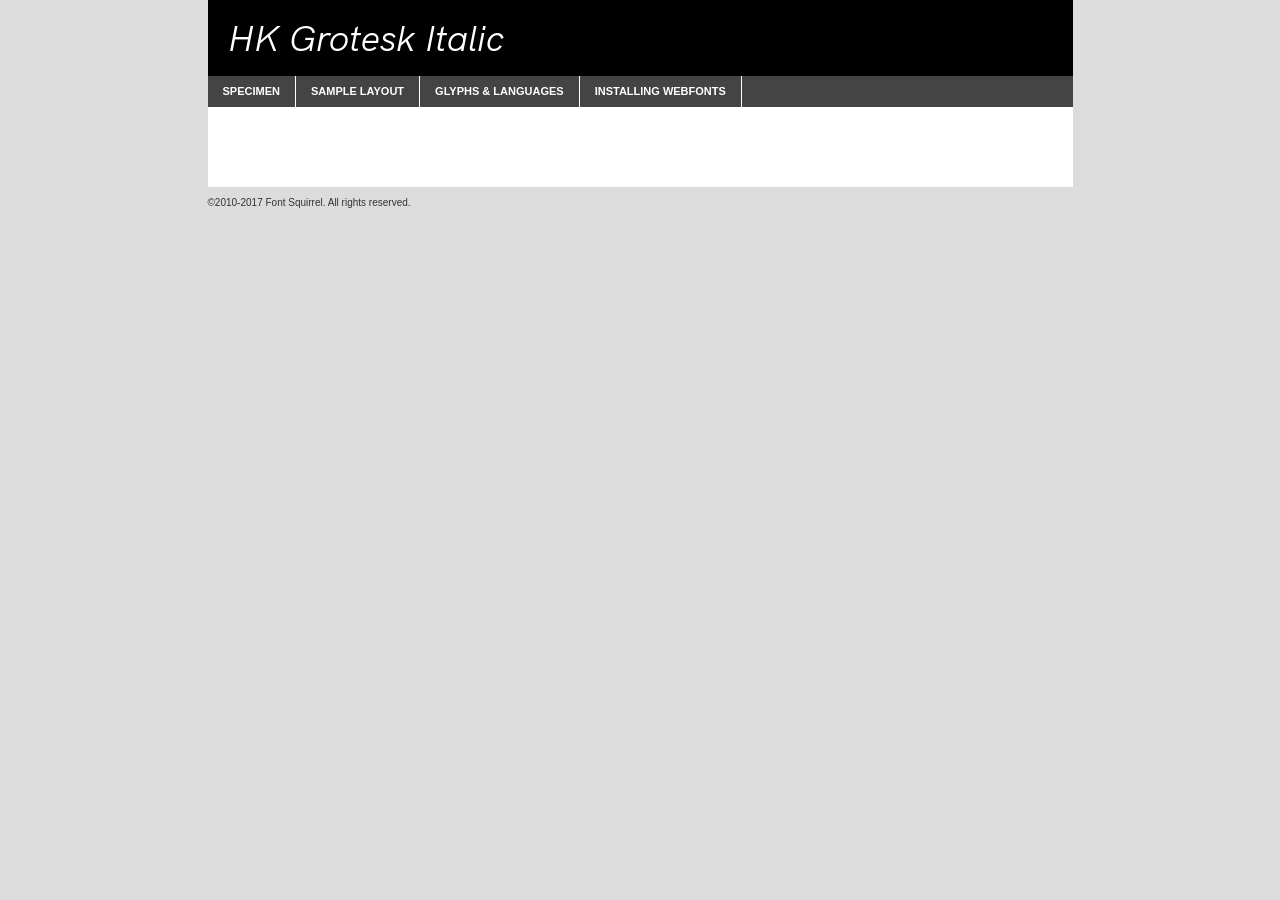
<file: css/hkgrotesk-italic-demo.html>
<!DOCTYPE html PUBLIC "-//W3C//DTD XHTML 1.0 Transitional//EN"
	"http://www.w3.org/TR/xhtml1/DTD/xhtml1-transitional.dtd">

<html xmlns="http://www.w3.org/1999/xhtml" xml:lang="en" lang="en">
<head>
	<meta http-equiv="Content-Type" content="text/html; charset=utf-8" />
	<script src="http://ajax.googleapis.com/ajax/libs/jquery/1.7.2/jquery.min.js" type="text/javascript" charset="utf-8"></script>
	<script type="text/javascript">
	(function($){$.fn.easyTabs=function(option){var param=jQuery.extend({fadeSpeed:"fast",defaultContent:1,activeClass:'active'},option);$(this).each(function(){var thisId="#"+this.id;if(param.defaultContent==''){param.defaultContent=1;}
	if(typeof param.defaultContent=="number")
	{var defaultTab=$(thisId+" .tabs li:eq("+(param.defaultContent-1)+") a").attr('href').substr(1);}else{var defaultTab=param.defaultContent;}
	$(thisId+" .tabs li a").each(function(){var tabToHide=$(this).attr('href').substr(1);$("#"+tabToHide).addClass('easytabs-tab-content');});hideAll();changeContent(defaultTab);function hideAll(){$(thisId+" .easytabs-tab-content").hide();}
	function changeContent(tabId){hideAll();$(thisId+" .tabs li").removeClass(param.activeClass);$(thisId+" .tabs li a[href=#"+tabId+"]").closest('li').addClass(param.activeClass);if(param.fadeSpeed!="none")
	{$(thisId+" #"+tabId).fadeIn(param.fadeSpeed);}else{$(thisId+" #"+tabId).show();}}
	$(thisId+" .tabs li").click(function(){var tabId=$(this).find('a').attr('href').substr(1);changeContent(tabId);return false;});});}})(jQuery);
	</script>
	<link rel="stylesheet" href="specimen_files/specimen_stylesheet.css" type="text/css" charset="utf-8" />
	<link rel="stylesheet" href="stylesheet.css" type="text/css" charset="utf-8" />

	<style type="text/css">
					body{
				font-family: 'hk_groteskitalic';
							}
		</style>

	<title>HK Grotesk Italic Specimen</title>
	
	
	<script type="text/javascript" charset="utf-8">
		$(document).ready(function() {
			$('#container').easyTabs({defaultContent:1});
		});
	</script>
</head>

<body>
<div id="container">
	<div id="header">
		HK Grotesk Italic	</div>
	<ul class="tabs">
		<li><a href="#specimen">Specimen</a></li>
		<li><a href="#layout">Sample Layout</a></li>
				<li><a href="#glyphs">Glyphs &amp; Languages</a></li>
		<li><a href="#installing">Installing Webfonts</a></li>
		
	</ul>
	
	<div id="main_content">

		
			<div id="specimen">
		
				<div class="section">
					<div class="grid12 firstcol">
						<div class="huge">AaBb</div>
					</div>
				</div>
		
				<div class="section">
					<div class="glyph_range">A&#x200B;B&#x200b;C&#x200b;D&#x200b;E&#x200b;F&#x200b;G&#x200b;H&#x200b;I&#x200b;J&#x200b;K&#x200b;L&#x200b;M&#x200b;N&#x200b;O&#x200b;P&#x200b;Q&#x200b;R&#x200b;S&#x200b;T&#x200b;U&#x200b;V&#x200b;W&#x200b;X&#x200b;Y&#x200b;Z&#x200b;a&#x200b;b&#x200b;c&#x200b;d&#x200b;e&#x200b;f&#x200b;g&#x200b;h&#x200b;i&#x200b;j&#x200b;k&#x200b;l&#x200b;m&#x200b;n&#x200b;o&#x200b;p&#x200b;q&#x200b;r&#x200b;s&#x200b;t&#x200b;u&#x200b;v&#x200b;w&#x200b;x&#x200b;y&#x200b;z&#x200b;1&#x200b;2&#x200b;3&#x200b;4&#x200b;5&#x200b;6&#x200b;7&#x200b;8&#x200b;9&#x200b;0&#x200b;&amp;&#x200b;.&#x200b;,&#x200b;?&#x200b;!&#x200b;&#64;&#x200b;(&#x200b;)&#x200b;#&#x200b;$&#x200b;%&#x200b;*&#x200b;+&#x200b;-&#x200b;=&#x200b;:&#x200b;;</div>
				</div>
				<div class="section">
					<div class="grid12 firstcol">
						<table class="sample_table">
							<tr><td>10</td><td class="size10">abcdefghijklmnopqrstuvwxyzABCDEFGHIJKLMNOPQRSTUVWXYZ0123456789abcdefghijklmnopqrstuvwxyzABCDEFGHIJKLMNOPQRSTUVWXYZ0123456789abcdefghijklmnopqrstuvwxyzABCDEFGHIJKLMNOPQRSTUVWXYZ</td></tr>
							<tr><td>11</td><td class="size11">abcdefghijklmnopqrstuvwxyzABCDEFGHIJKLMNOPQRSTUVWXYZ0123456789abcdefghijklmnopqrstuvwxyzABCDEFGHIJKLMNOPQRSTUVWXYZ0123456789abcdefghijklmnopqrstuvwxyzABCDEFGHIJKLMNOPQRSTUVWXYZ</td></tr>
							<tr><td>12</td><td class="size12">abcdefghijklmnopqrstuvwxyzABCDEFGHIJKLMNOPQRSTUVWXYZ0123456789abcdefghijklmnopqrstuvwxyzABCDEFGHIJKLMNOPQRSTUVWXYZ0123456789abcdefghijklmnopqrstuvwxyzABCDEFGHIJKLMNOPQRSTUVWXYZ</td></tr>
							<tr><td>13</td><td class="size13">abcdefghijklmnopqrstuvwxyzABCDEFGHIJKLMNOPQRSTUVWXYZ0123456789abcdefghijklmnopqrstuvwxyzABCDEFGHIJKLMNOPQRSTUVWXYZ0123456789abcdefghijklmnopqrstuvwxyzABCDEFGHIJKLMNOPQRSTUVWXYZ</td></tr>
							<tr><td>14</td><td class="size14">abcdefghijklmnopqrstuvwxyzABCDEFGHIJKLMNOPQRSTUVWXYZ0123456789abcdefghijklmnopqrstuvwxyzABCDEFGHIJKLMNOPQRSTUVWXYZ0123456789abcdefghijklmnopqrstuvwxyzABCDEFGHIJKLMNOPQRSTUVWXYZ</td></tr>
							<tr><td>16</td><td class="size16">abcdefghijklmnopqrstuvwxyzABCDEFGHIJKLMNOPQRSTUVWXYZ0123456789abcdefghijklmnopqrstuvwxyzABCDEFGHIJKLMNOPQRSTUVWXYZ</td></tr>
							<tr><td>18</td><td class="size18">abcdefghijklmnopqrstuvwxyzABCDEFGHIJKLMNOPQRSTUVWXYZ0123456789abcdefghijklmnopqrstuvwxyzABCDEFGHIJKLMNOPQRSTUVWXYZ</td></tr>
							<tr><td>20</td><td class="size20">abcdefghijklmnopqrstuvwxyzABCDEFGHIJKLMNOPQRSTUVWXYZ0123456789abcdefghijklmnopqrstuvwxyzABCDEFGHIJKLMNOPQRSTUVWXYZ</td></tr>
							<tr><td>24</td><td class="size24">abcdefghijklmnopqrstuvwxyzABCDEFGHIJKLMNOPQRSTUVWXYZ0123456789abcdefghijklmnopqrstuvwxyzABCDEFGHIJKLMNOPQRSTUVWXYZ</td></tr>
							<tr><td>30</td><td class="size30">abcdefghijklmnopqrstuvwxyzABCDEFGHIJKLMNOPQRSTUVWXYZ0123456789abcdefghijklmnopqrstuvwxyzABCDEFGHIJKLMNOPQRSTUVWXYZ</td></tr>
							<tr><td>36</td><td class="size36">abcdefghijklmnopqrstuvwxyzABCDEFGHIJKLMNOPQRSTUVWXYZ0123456789abcdefghijklmnopqrstuvwxyzABCDEFGHIJKLMNOPQRSTUVWXYZ</td></tr>
							<tr><td>48</td><td class="size48">abcdefghijklmnopqrstuvwxyzABCDEFGHIJKLMNOPQRSTUVWXYZ0123456789abcdefghijklmnopqrstuvwxyzABCDEFGHIJKLMNOPQRSTUVWXYZ</td></tr>
							<tr><td>60</td><td class="size60">abcdefghijklmnopqrstuvwxyzABCDEFGHIJKLMNOPQRSTUVWXYZ0123456789abcdefghijklmnopqrstuvwxyzABCDEFGHIJKLMNOPQRSTUVWXYZ</td></tr>
							<tr><td>72</td><td class="size72">abcdefghijklmnopqrstuvwxyzABCDEFGHIJKLMNOPQRSTUVWXYZ0123456789abcdefghijklmnopqrstuvwxyzABCDEFGHIJKLMNOPQRSTUVWXYZ</td></tr>
							<tr><td>90</td><td class="size90">abcdefghijklmnopqrstuvwxyzABCDEFGHIJKLMNOPQRSTUVWXYZ0123456789abcdefghijklmnopqrstuvwxyzABCDEFGHIJKLMNOPQRSTUVWXYZ</td></tr>
						</table>
				
					</div>
			
				</div>
		
		
		
								<div class="section" id="bodycomparison">


										<div id="xheight">
				<div class="fontbody">&#x25FC;&#x25FC;&#x25FC;&#x25FC;&#x25FC;&#x25FC;&#x25FC;&#x25FC;&#x25FC;&#x25FC;&#x25FC;&#x25FC;&#x25FC;&#x25FC;&#x25FC;&#x25FC;&#x25FC;&#x25FC;&#x25FC;&#x25FC;&#x25FC;&#x25FC;&#x25FC;&#x25FC;&#x25FC;&#x25FC;&#x25FC;&#x25FC;&#x25FC;&#x25FC;&#x25FC;&#x25FC;&#x25FC;&#x25FC;&#x25FC;&#x25FC;&#x25FC;&#x25FC;&#x25FC;&#x25FC;&#x25FC;&#x25FC;&#x25FC;&#x25FC;&#x25FC;&#x25FC;&#x25FC;&#x25FC;&#x25FC;&#x25FC;&#x25FC;&#x25FC;&#x25FC;&#x25FC;&#x25FC;&#x25FC;&#x25FC;&#x25FC;&#x25FC;&#x25FC;&#x25FC;&#x25FC;&#x25FC;&#x25FC;&#x25FC;&#x25FC;&#x25FC;&#x25FC;&#x25FC;&#x25FC;&#x25FC;&#x25FC;&#x25FC;&#x25FC;&#x25FC;&#x25FC;&#x25FC;&#x25FC;&#x25FC;&#x25FC;&#x25FC;&#x25FC;&#x25FC;&#x25FC;&#x25FC;&#x25FC;&#x25FC;&#x25FC;&#x25FC;&#x25FC;&#x25FC;&#x25FC;&#x25FC;&#x25FC;&#x25FC;&#x25FC;&#x25FC;&#x25FC;&#x25FC;body</div><div class="arialbody">body</div><div class="verdanabody">body</div><div class="georgiabody">body</div></div>
										<div class="fontbody" style="z-index:1">
											body<span>HK Grotesk Italic</span>
										</div>
										<div class="arialbody" style="z-index:1">
											body<span>Arial</span>
										</div>
										<div class="verdanabody" style="z-index:1">
											body<span>Verdana</span>
										</div>
										<div class="georgiabody" style="z-index:1">
											body<span>Georgia</span>
										</div>



								</div>
		
		
				<div class="section psample psample_row1" id="">
					
					<div class="grid2 firstcol">
						<p class="size10"><span>10.</span>Aenean lacinia bibendum nulla sed consectetur. Fusce dapibus, tellus ac cursus commodo, tortor mauris condimentum nibh, ut fermentum massa justo sit amet risus. Nullam id dolor id nibh ultricies vehicula ut id elit. Cum sociis natoque penatibus et magnis dis parturient montes, nascetur ridiculus mus. Nulla vitae elit libero, a pharetra augue.</p>
			
					</div>
					<div class="grid3">
						<p class="size11"><span>11.</span>Aenean lacinia bibendum nulla sed consectetur. Fusce dapibus, tellus ac cursus commodo, tortor mauris condimentum nibh, ut fermentum massa justo sit amet risus. Nullam id dolor id nibh ultricies vehicula ut id elit. Cum sociis natoque penatibus et magnis dis parturient montes, nascetur ridiculus mus. Nulla vitae elit libero, a pharetra augue.</p>
			
					</div>
					<div class="grid3">
						<p class="size12"><span>12.</span>Aenean lacinia bibendum nulla sed consectetur. Fusce dapibus, tellus ac cursus commodo, tortor mauris condimentum nibh, ut fermentum massa justo sit amet risus. Nullam id dolor id nibh ultricies vehicula ut id elit. Cum sociis natoque penatibus et magnis dis parturient montes, nascetur ridiculus mus. Nulla vitae elit libero, a pharetra augue.</p>
			
					</div>
					<div class="grid4">
						<p class="size13"><span>13.</span>Aenean lacinia bibendum nulla sed consectetur. Fusce dapibus, tellus ac cursus commodo, tortor mauris condimentum nibh, ut fermentum massa justo sit amet risus. Nullam id dolor id nibh ultricies vehicula ut id elit. Cum sociis natoque penatibus et magnis dis parturient montes, nascetur ridiculus mus. Nulla vitae elit libero, a pharetra augue.</p>
			
					</div>
					<div class="white_blend"></div>
					
				</div>
				<div class="section psample psample_row2" id="">
					<div class="grid3 firstcol">
						<p class="size14"><span>14.</span>Aenean lacinia bibendum nulla sed consectetur. Fusce dapibus, tellus ac cursus commodo, tortor mauris condimentum nibh, ut fermentum massa justo sit amet risus. Nullam id dolor id nibh ultricies vehicula ut id elit. Cum sociis natoque penatibus et magnis dis parturient montes, nascetur ridiculus mus. Nulla vitae elit libero, a pharetra augue.</p>
			
					</div>
					<div class="grid4">
						<p class="size16"><span>16.</span>Aenean lacinia bibendum nulla sed consectetur. Fusce dapibus, tellus ac cursus commodo, tortor mauris condimentum nibh, ut fermentum massa justo sit amet risus. Nullam id dolor id nibh ultricies vehicula ut id elit. Cum sociis natoque penatibus et magnis dis parturient montes, nascetur ridiculus mus. Nulla vitae elit libero, a pharetra augue.</p>
			
					</div>
					<div class="grid5">
						<p class="size18"><span>18.</span>Aenean lacinia bibendum nulla sed consectetur. Fusce dapibus, tellus ac cursus commodo, tortor mauris condimentum nibh, ut fermentum massa justo sit amet risus. Nullam id dolor id nibh ultricies vehicula ut id elit. Cum sociis natoque penatibus et magnis dis parturient montes, nascetur ridiculus mus. Nulla vitae elit libero, a pharetra augue.</p>
			
					</div>

					<div class="white_blend"></div>

				</div>
				
				<div class="section psample psample_row3" id="">
					<div class="grid5 firstcol">
						<p class="size20"><span>20.</span>Aenean lacinia bibendum nulla sed consectetur. Fusce dapibus, tellus ac cursus commodo, tortor mauris condimentum nibh, ut fermentum massa justo sit amet risus. Nullam id dolor id nibh ultricies vehicula ut id elit. Cum sociis natoque penatibus et magnis dis parturient montes, nascetur ridiculus mus. Nulla vitae elit libero, a pharetra augue.</p>
					</div>
					<div class="grid7">
						<p class="size24"><span>24.</span>Aenean lacinia bibendum nulla sed consectetur. Fusce dapibus, tellus ac cursus commodo, tortor mauris condimentum nibh, ut fermentum massa justo sit amet risus. Nullam id dolor id nibh ultricies vehicula ut id elit. Cum sociis natoque penatibus et magnis dis parturient montes, nascetur ridiculus mus. Nulla vitae elit libero, a pharetra augue.</p>
					</div>
					
					<div class="white_blend"></div>
					
				</div>
				
				<div class="section psample psample_row4" id="">
					<div class="grid12 firstcol">
						<p class="size30"><span>30.</span>Aenean lacinia bibendum nulla sed consectetur. Fusce dapibus, tellus ac cursus commodo, tortor mauris condimentum nibh, ut fermentum massa justo sit amet risus. Nullam id dolor id nibh ultricies vehicula ut id elit. Cum sociis natoque penatibus et magnis dis parturient montes, nascetur ridiculus mus. Nulla vitae elit libero, a pharetra augue.</p>
					</div>
					<div class="white_blend"></div>
					
				</div>
				
				
				
				<div class="section psample psample_row1 fullreverse">
					<div class="grid2 firstcol">
						<p class="size10"><span>10.</span>Aenean lacinia bibendum nulla sed consectetur. Fusce dapibus, tellus ac cursus commodo, tortor mauris condimentum nibh, ut fermentum massa justo sit amet risus. Nullam id dolor id nibh ultricies vehicula ut id elit. Cum sociis natoque penatibus et magnis dis parturient montes, nascetur ridiculus mus. Nulla vitae elit libero, a pharetra augue.</p>
			
					</div>
					<div class="grid3">
						<p class="size11"><span>11.</span>Aenean lacinia bibendum nulla sed consectetur. Fusce dapibus, tellus ac cursus commodo, tortor mauris condimentum nibh, ut fermentum massa justo sit amet risus. Nullam id dolor id nibh ultricies vehicula ut id elit. Cum sociis natoque penatibus et magnis dis parturient montes, nascetur ridiculus mus. Nulla vitae elit libero, a pharetra augue.</p>
			
					</div>
					<div class="grid3">
						<p class="size12"><span>12.</span>Aenean lacinia bibendum nulla sed consectetur. Fusce dapibus, tellus ac cursus commodo, tortor mauris condimentum nibh, ut fermentum massa justo sit amet risus. Nullam id dolor id nibh ultricies vehicula ut id elit. Cum sociis natoque penatibus et magnis dis parturient montes, nascetur ridiculus mus. Nulla vitae elit libero, a pharetra augue.</p>
			
					</div>
					<div class="grid4">
						<p class="size13"><span>13.</span>Aenean lacinia bibendum nulla sed consectetur. Fusce dapibus, tellus ac cursus commodo, tortor mauris condimentum nibh, ut fermentum massa justo sit amet risus. Nullam id dolor id nibh ultricies vehicula ut id elit. Cum sociis natoque penatibus et magnis dis parturient montes, nascetur ridiculus mus. Nulla vitae elit libero, a pharetra augue.</p>
			
					</div>
					<div class="black_blend"></div>
					
				</div>
				
				<div class="section psample psample_row2 fullreverse">
					<div class="grid3 firstcol">
						<p class="size14"><span>14.</span>Aenean lacinia bibendum nulla sed consectetur. Fusce dapibus, tellus ac cursus commodo, tortor mauris condimentum nibh, ut fermentum massa justo sit amet risus. Nullam id dolor id nibh ultricies vehicula ut id elit. Cum sociis natoque penatibus et magnis dis parturient montes, nascetur ridiculus mus. Nulla vitae elit libero, a pharetra augue.</p>
			
					</div>
					<div class="grid4">
						<p class="size16"><span>16.</span>Aenean lacinia bibendum nulla sed consectetur. Fusce dapibus, tellus ac cursus commodo, tortor mauris condimentum nibh, ut fermentum massa justo sit amet risus. Nullam id dolor id nibh ultricies vehicula ut id elit. Cum sociis natoque penatibus et magnis dis parturient montes, nascetur ridiculus mus. Nulla vitae elit libero, a pharetra augue.</p>
			
					</div>
					<div class="grid5">
						<p class="size18"><span>18.</span>Aenean lacinia bibendum nulla sed consectetur. Fusce dapibus, tellus ac cursus commodo, tortor mauris condimentum nibh, ut fermentum massa justo sit amet risus. Nullam id dolor id nibh ultricies vehicula ut id elit. Cum sociis natoque penatibus et magnis dis parturient montes, nascetur ridiculus mus. Nulla vitae elit libero, a pharetra augue.</p>
			
					</div>
					<div class="black_blend"></div>

				</div>
				
				<div class="section psample fullreverse psample_row3" id="">
					<div class="grid5 firstcol">
						<p class="size20"><span>20.</span>Aenean lacinia bibendum nulla sed consectetur. Fusce dapibus, tellus ac cursus commodo, tortor mauris condimentum nibh, ut fermentum massa justo sit amet risus. Nullam id dolor id nibh ultricies vehicula ut id elit. Cum sociis natoque penatibus et magnis dis parturient montes, nascetur ridiculus mus. Nulla vitae elit libero, a pharetra augue.</p>
					</div>
					<div class="grid7">
						<p class="size24"><span>24.</span>Aenean lacinia bibendum nulla sed consectetur. Fusce dapibus, tellus ac cursus commodo, tortor mauris condimentum nibh, ut fermentum massa justo sit amet risus. Nullam id dolor id nibh ultricies vehicula ut id elit. Cum sociis natoque penatibus et magnis dis parturient montes, nascetur ridiculus mus. Nulla vitae elit libero, a pharetra augue.</p>
					</div>
					
					<div class="black_blend"></div>
					
				</div>
				
				<div class="section psample fullreverse psample_row4" id="" style="border-bottom: 20px #000 solid;">
					<div class="grid12 firstcol">
						<p class="size30"><span>30.</span>Aenean lacinia bibendum nulla sed consectetur. Fusce dapibus, tellus ac cursus commodo, tortor mauris condimentum nibh, ut fermentum massa justo sit amet risus. Nullam id dolor id nibh ultricies vehicula ut id elit. Cum sociis natoque penatibus et magnis dis parturient montes, nascetur ridiculus mus. Nulla vitae elit libero, a pharetra augue.</p>
					</div>
					<div class="black_blend"></div>
					
				</div>
				
				
				
				
			</div>
			
			<div id="layout">
				
				<div class="section">
					
					<div class="grid12 firstcol">
						<h1>Lorem Ipsum Dolor</h1>
						<h2>Etiam porta sem malesuada magna mollis euismod</h2>
						
						<p class="byline">By <a href="#link">Aenean Lacinia</a></p>
					</div>
				</div>
				<div class="section">
					<div class="grid8 firstcol">
						<p class="large">Donec sed odio dui. Morbi leo risus, porta ac consectetur ac, vestibulum at eros. Fusce dapibus, tellus ac cursus commodo, tortor mauris condimentum nibh, ut fermentum massa justo sit amet risus. </p>

						
						<h3>Pellentesque ornare sem</h3>

						<p>Maecenas sed diam eget risus varius blandit sit amet non magna. Maecenas faucibus mollis interdum. Donec ullamcorper nulla non metus auctor fringilla. Nullam id dolor id nibh ultricies vehicula ut id elit. Nullam id dolor id nibh ultricies vehicula ut id elit. </p>

						<p>Aenean eu leo quam. Pellentesque ornare sem lacinia quam venenatis vestibulum. Lorem ipsum dolor sit amet, consectetur adipiscing elit. Cum sociis natoque penatibus et magnis dis parturient montes, nascetur ridiculus mus. </p>

						<p>Nulla vitae elit libero, a pharetra augue. Praesent commodo cursus magna, vel scelerisque nisl consectetur et. Aenean lacinia bibendum nulla sed consectetur. </p>

						<p>Nullam quis risus eget urna mollis ornare vel eu leo. Nullam quis risus eget urna mollis ornare vel eu leo. Maecenas sed diam eget risus varius blandit sit amet non magna. Donec ullamcorper nulla non metus auctor fringilla. </p>

						<h3>Cras mattis consectetur</h3>

						<p>Aenean eu leo quam. Pellentesque ornare sem lacinia quam venenatis vestibulum. Aenean lacinia bibendum nulla sed consectetur. Integer posuere erat a ante venenatis dapibus posuere velit aliquet. Cras mattis consectetur purus sit amet fermentum. </p>

						<p>Nullam id dolor id nibh ultricies vehicula ut id elit. Nullam quis risus eget urna mollis ornare vel eu leo. Cras mattis consectetur purus sit amet fermentum.</p>
					</div>
					
					<div class="grid4 sidebar">
						
						<div class="box reverse">
							<p class="last">Nullam quis risus eget urna mollis ornare vel eu leo. Donec ullamcorper nulla non metus auctor fringilla. Cras mattis consectetur purus sit amet fermentum. Sed posuere consectetur est at lobortis. Lorem ipsum dolor sit amet, consectetur adipiscing elit. </p>
						</div>
						
						<p class="caption">Maecenas sed diam eget risus varius.</p>

						<p>Vestibulum id ligula porta felis euismod semper. Integer posuere erat a ante venenatis dapibus posuere velit aliquet. Vestibulum id ligula porta felis euismod semper. Sed posuere consectetur est at lobortis. Maecenas sed diam eget risus varius blandit sit amet non magna. Fusce dapibus, tellus ac cursus commodo, tortor mauris condimentum nibh, ut fermentum massa justo sit amet risus. </p>

					

						<p>Duis mollis, est non commodo luctus, nisi erat porttitor ligula, eget lacinia odio sem nec elit. Aenean lacinia bibendum nulla sed consectetur. Vivamus sagittis lacus vel augue laoreet rutrum faucibus dolor auctor. Aenean lacinia bibendum nulla sed consectetur. Nullam quis risus eget urna mollis ornare vel eu leo. </p>

						<p>Praesent commodo cursus magna, vel scelerisque nisl consectetur et. Donec ullamcorper nulla non metus auctor fringilla. Maecenas faucibus mollis interdum. Fusce dapibus, tellus ac cursus commodo, tortor mauris condimentum nibh, ut fermentum massa justo sit amet risus. </p>

					</div>
				</div>
				
			</div>


			



		<div id="glyphs">
			<div class="section">
				<div class="grid12 firstcol">
			
				<h1>Language Support</h1>
				<p>The subset of HK Grotesk Italic in this kit supports the following languages:<br />
			
					Afrikaans, Albanian, Basque, Bosnian, Breton, Chamorro, Chichewa_nyanja, Croatian, Czech, Danish, Dutch, English, Estonian, Faroese, Finnish, French, Frisian, Galician, German, Hungarian, Icelandic, Italian, Latvian, Lithuanian, Malagasy, Maltese, Norwegian, Polish, Portuguese, Romanian, Slovak, Slovenian, Spanish, Swedish, Turkish, Welsh, Alsatian, Aragonese, Arapaho, Aromanian, Arrernte, Asturian, Aymara, Bislama, Cebuano, Cheyenne, Cimbrian, Corsican, Fijian, French_creole, Friulian, Genoese, Gilbertese, Greenlandic, Guarani, Haitian_creole, Hawaiian, Hiligaynon, Hmong, Hopi, Ibanag, Iloko_ilokano, Indonesian, Interglossa_glosa, Interlingua, Irish_gaelic, Istro-romanian, Jerriais, Kashubian, Kurdish_kurmanji, Ladin, Lojban, Lombard, Low_saxon, Luxembourgeois, Manx, Maori, Megleno-romanian, Mohawk, Nahuatl, Norfolk_pitcairnese, Northern_sotho, Occitan, Oromo, Pangasinan, Papiamento, Piedmontese, Potawatomi, Rhaeto-romance, Romansh, Rotokas, Sami_inari, Sami_lule, Samoan, Sardinian, Scots_gaelic, Seychelles_creole, Shona, Sicilian, Somali, Southern_ndebele, Southern_sotho, Swahili, Swati_swazi, Tagalog_filipino_pilipino, Tahitian, Tausug, Tetum, Tok_pisin, Tongan, Tswana, Turkmen, Turkmen_latinized, Tuvaluan, Uyghur_latinized, Veps, Volapuk, Votic_latinized, Walloon, Warlpiri, Xhosa, Yapese, Zulu, Latinbasic, Ubasic, Demo, Vietnamese				</p>
				<h1>Glyph Chart</h1>
				<p>The subset of HK Grotesk Italic in this kit includes all the glyphs listed below. Unicode entities are included above each glyph to help you insert individual characters into your layout.</p>
				<div id="glyph_chart">
			
																				 <div><p>&amp;#32;</p>&#32;</div>
																				 <div><p>&amp;#33;</p>&#33;</div>
																				 <div><p>&amp;#34;</p>&#34;</div>
																				 <div><p>&amp;#35;</p>&#35;</div>
																				 <div><p>&amp;#36;</p>&#36;</div>
																				 <div><p>&amp;#37;</p>&#37;</div>
																				 <div><p>&amp;#38;</p>&#38;</div>
																				 <div><p>&amp;#39;</p>&#39;</div>
																				 <div><p>&amp;#40;</p>&#40;</div>
																				 <div><p>&amp;#41;</p>&#41;</div>
																				 <div><p>&amp;#42;</p>&#42;</div>
																				 <div><p>&amp;#43;</p>&#43;</div>
																				 <div><p>&amp;#44;</p>&#44;</div>
																				 <div><p>&amp;#45;</p>&#45;</div>
																				 <div><p>&amp;#46;</p>&#46;</div>
																				 <div><p>&amp;#47;</p>&#47;</div>
																				 <div><p>&amp;#48;</p>&#48;</div>
																				 <div><p>&amp;#49;</p>&#49;</div>
																				 <div><p>&amp;#50;</p>&#50;</div>
																				 <div><p>&amp;#51;</p>&#51;</div>
																				 <div><p>&amp;#52;</p>&#52;</div>
																				 <div><p>&amp;#53;</p>&#53;</div>
																				 <div><p>&amp;#54;</p>&#54;</div>
																				 <div><p>&amp;#55;</p>&#55;</div>
																				 <div><p>&amp;#56;</p>&#56;</div>
																				 <div><p>&amp;#57;</p>&#57;</div>
																				 <div><p>&amp;#58;</p>&#58;</div>
																				 <div><p>&amp;#59;</p>&#59;</div>
																				 <div><p>&amp;#60;</p>&#60;</div>
																				 <div><p>&amp;#61;</p>&#61;</div>
																				 <div><p>&amp;#62;</p>&#62;</div>
																				 <div><p>&amp;#63;</p>&#63;</div>
																				 <div><p>&amp;#64;</p>&#64;</div>
																				 <div><p>&amp;#65;</p>&#65;</div>
																				 <div><p>&amp;#66;</p>&#66;</div>
																				 <div><p>&amp;#67;</p>&#67;</div>
																				 <div><p>&amp;#68;</p>&#68;</div>
																				 <div><p>&amp;#69;</p>&#69;</div>
																				 <div><p>&amp;#70;</p>&#70;</div>
																				 <div><p>&amp;#71;</p>&#71;</div>
																				 <div><p>&amp;#72;</p>&#72;</div>
																				 <div><p>&amp;#73;</p>&#73;</div>
																				 <div><p>&amp;#74;</p>&#74;</div>
																				 <div><p>&amp;#75;</p>&#75;</div>
																				 <div><p>&amp;#76;</p>&#76;</div>
																				 <div><p>&amp;#77;</p>&#77;</div>
																				 <div><p>&amp;#78;</p>&#78;</div>
																				 <div><p>&amp;#79;</p>&#79;</div>
																				 <div><p>&amp;#80;</p>&#80;</div>
																				 <div><p>&amp;#81;</p>&#81;</div>
																				 <div><p>&amp;#82;</p>&#82;</div>
																				 <div><p>&amp;#83;</p>&#83;</div>
																				 <div><p>&amp;#84;</p>&#84;</div>
																				 <div><p>&amp;#85;</p>&#85;</div>
																				 <div><p>&amp;#86;</p>&#86;</div>
																				 <div><p>&amp;#87;</p>&#87;</div>
																				 <div><p>&amp;#88;</p>&#88;</div>
																				 <div><p>&amp;#89;</p>&#89;</div>
																				 <div><p>&amp;#90;</p>&#90;</div>
																				 <div><p>&amp;#91;</p>&#91;</div>
																				 <div><p>&amp;#92;</p>&#92;</div>
																				 <div><p>&amp;#93;</p>&#93;</div>
																				 <div><p>&amp;#94;</p>&#94;</div>
																				 <div><p>&amp;#95;</p>&#95;</div>
																				 <div><p>&amp;#96;</p>&#96;</div>
																				 <div><p>&amp;#97;</p>&#97;</div>
																				 <div><p>&amp;#98;</p>&#98;</div>
																				 <div><p>&amp;#99;</p>&#99;</div>
																				 <div><p>&amp;#100;</p>&#100;</div>
																				 <div><p>&amp;#101;</p>&#101;</div>
																				 <div><p>&amp;#102;</p>&#102;</div>
																				 <div><p>&amp;#103;</p>&#103;</div>
																				 <div><p>&amp;#104;</p>&#104;</div>
																				 <div><p>&amp;#105;</p>&#105;</div>
																				 <div><p>&amp;#106;</p>&#106;</div>
																				 <div><p>&amp;#107;</p>&#107;</div>
																				 <div><p>&amp;#108;</p>&#108;</div>
																				 <div><p>&amp;#109;</p>&#109;</div>
																				 <div><p>&amp;#110;</p>&#110;</div>
																				 <div><p>&amp;#111;</p>&#111;</div>
																				 <div><p>&amp;#112;</p>&#112;</div>
																				 <div><p>&amp;#113;</p>&#113;</div>
																				 <div><p>&amp;#114;</p>&#114;</div>
																				 <div><p>&amp;#115;</p>&#115;</div>
																				 <div><p>&amp;#116;</p>&#116;</div>
																				 <div><p>&amp;#117;</p>&#117;</div>
																				 <div><p>&amp;#118;</p>&#118;</div>
																				 <div><p>&amp;#119;</p>&#119;</div>
																				 <div><p>&amp;#120;</p>&#120;</div>
																				 <div><p>&amp;#121;</p>&#121;</div>
																				 <div><p>&amp;#122;</p>&#122;</div>
																				 <div><p>&amp;#123;</p>&#123;</div>
																				 <div><p>&amp;#124;</p>&#124;</div>
																				 <div><p>&amp;#125;</p>&#125;</div>
																				 <div><p>&amp;#126;</p>&#126;</div>
																				 <div><p>&amp;#160;</p>&#160;</div>
																				 <div><p>&amp;#161;</p>&#161;</div>
																				 <div><p>&amp;#162;</p>&#162;</div>
																				 <div><p>&amp;#163;</p>&#163;</div>
																				 <div><p>&amp;#164;</p>&#164;</div>
																				 <div><p>&amp;#165;</p>&#165;</div>
																				 <div><p>&amp;#166;</p>&#166;</div>
																				 <div><p>&amp;#167;</p>&#167;</div>
																				 <div><p>&amp;#168;</p>&#168;</div>
																				 <div><p>&amp;#169;</p>&#169;</div>
																				 <div><p>&amp;#170;</p>&#170;</div>
																				 <div><p>&amp;#171;</p>&#171;</div>
																				 <div><p>&amp;#172;</p>&#172;</div>
																				 <div><p>&amp;#173;</p>&#173;</div>
																				 <div><p>&amp;#174;</p>&#174;</div>
																				 <div><p>&amp;#175;</p>&#175;</div>
																				 <div><p>&amp;#176;</p>&#176;</div>
																				 <div><p>&amp;#177;</p>&#177;</div>
																				 <div><p>&amp;#180;</p>&#180;</div>
																				 <div><p>&amp;#181;</p>&#181;</div>
																				 <div><p>&amp;#182;</p>&#182;</div>
																				 <div><p>&amp;#183;</p>&#183;</div>
																				 <div><p>&amp;#184;</p>&#184;</div>
																				 <div><p>&amp;#186;</p>&#186;</div>
																				 <div><p>&amp;#187;</p>&#187;</div>
																				 <div><p>&amp;#191;</p>&#191;</div>
																				 <div><p>&amp;#192;</p>&#192;</div>
																				 <div><p>&amp;#193;</p>&#193;</div>
																				 <div><p>&amp;#194;</p>&#194;</div>
																				 <div><p>&amp;#195;</p>&#195;</div>
																				 <div><p>&amp;#196;</p>&#196;</div>
																				 <div><p>&amp;#197;</p>&#197;</div>
																				 <div><p>&amp;#198;</p>&#198;</div>
																				 <div><p>&amp;#199;</p>&#199;</div>
																				 <div><p>&amp;#200;</p>&#200;</div>
																				 <div><p>&amp;#201;</p>&#201;</div>
																				 <div><p>&amp;#202;</p>&#202;</div>
																				 <div><p>&amp;#203;</p>&#203;</div>
																				 <div><p>&amp;#204;</p>&#204;</div>
																				 <div><p>&amp;#205;</p>&#205;</div>
																				 <div><p>&amp;#206;</p>&#206;</div>
																				 <div><p>&amp;#207;</p>&#207;</div>
																				 <div><p>&amp;#208;</p>&#208;</div>
																				 <div><p>&amp;#209;</p>&#209;</div>
																				 <div><p>&amp;#210;</p>&#210;</div>
																				 <div><p>&amp;#211;</p>&#211;</div>
																				 <div><p>&amp;#212;</p>&#212;</div>
																				 <div><p>&amp;#213;</p>&#213;</div>
																				 <div><p>&amp;#214;</p>&#214;</div>
																				 <div><p>&amp;#215;</p>&#215;</div>
																				 <div><p>&amp;#216;</p>&#216;</div>
																				 <div><p>&amp;#217;</p>&#217;</div>
																				 <div><p>&amp;#218;</p>&#218;</div>
																				 <div><p>&amp;#219;</p>&#219;</div>
																				 <div><p>&amp;#220;</p>&#220;</div>
																				 <div><p>&amp;#221;</p>&#221;</div>
																				 <div><p>&amp;#222;</p>&#222;</div>
																				 <div><p>&amp;#223;</p>&#223;</div>
																				 <div><p>&amp;#224;</p>&#224;</div>
																				 <div><p>&amp;#225;</p>&#225;</div>
																				 <div><p>&amp;#226;</p>&#226;</div>
																				 <div><p>&amp;#227;</p>&#227;</div>
																				 <div><p>&amp;#228;</p>&#228;</div>
																				 <div><p>&amp;#229;</p>&#229;</div>
																				 <div><p>&amp;#230;</p>&#230;</div>
																				 <div><p>&amp;#231;</p>&#231;</div>
																				 <div><p>&amp;#232;</p>&#232;</div>
																				 <div><p>&amp;#233;</p>&#233;</div>
																				 <div><p>&amp;#234;</p>&#234;</div>
																				 <div><p>&amp;#235;</p>&#235;</div>
																				 <div><p>&amp;#236;</p>&#236;</div>
																				 <div><p>&amp;#237;</p>&#237;</div>
																				 <div><p>&amp;#238;</p>&#238;</div>
																				 <div><p>&amp;#239;</p>&#239;</div>
																				 <div><p>&amp;#240;</p>&#240;</div>
																				 <div><p>&amp;#241;</p>&#241;</div>
																				 <div><p>&amp;#242;</p>&#242;</div>
																				 <div><p>&amp;#243;</p>&#243;</div>
																				 <div><p>&amp;#244;</p>&#244;</div>
																				 <div><p>&amp;#245;</p>&#245;</div>
																				 <div><p>&amp;#246;</p>&#246;</div>
																				 <div><p>&amp;#247;</p>&#247;</div>
																				 <div><p>&amp;#248;</p>&#248;</div>
																				 <div><p>&amp;#249;</p>&#249;</div>
																				 <div><p>&amp;#250;</p>&#250;</div>
																				 <div><p>&amp;#251;</p>&#251;</div>
																				 <div><p>&amp;#252;</p>&#252;</div>
																				 <div><p>&amp;#253;</p>&#253;</div>
																				 <div><p>&amp;#254;</p>&#254;</div>
																				 <div><p>&amp;#255;</p>&#255;</div>
																				 <div><p>&amp;#256;</p>&#256;</div>
																				 <div><p>&amp;#257;</p>&#257;</div>
																				 <div><p>&amp;#258;</p>&#258;</div>
																				 <div><p>&amp;#259;</p>&#259;</div>
																				 <div><p>&amp;#260;</p>&#260;</div>
																				 <div><p>&amp;#261;</p>&#261;</div>
																				 <div><p>&amp;#262;</p>&#262;</div>
																				 <div><p>&amp;#263;</p>&#263;</div>
																				 <div><p>&amp;#266;</p>&#266;</div>
																				 <div><p>&amp;#267;</p>&#267;</div>
																				 <div><p>&amp;#268;</p>&#268;</div>
																				 <div><p>&amp;#269;</p>&#269;</div>
																				 <div><p>&amp;#270;</p>&#270;</div>
																				 <div><p>&amp;#271;</p>&#271;</div>
																				 <div><p>&amp;#272;</p>&#272;</div>
																				 <div><p>&amp;#273;</p>&#273;</div>
																				 <div><p>&amp;#274;</p>&#274;</div>
																				 <div><p>&amp;#275;</p>&#275;</div>
																				 <div><p>&amp;#278;</p>&#278;</div>
																				 <div><p>&amp;#279;</p>&#279;</div>
																				 <div><p>&amp;#280;</p>&#280;</div>
																				 <div><p>&amp;#281;</p>&#281;</div>
																				 <div><p>&amp;#282;</p>&#282;</div>
																				 <div><p>&amp;#283;</p>&#283;</div>
																				 <div><p>&amp;#286;</p>&#286;</div>
																				 <div><p>&amp;#287;</p>&#287;</div>
																				 <div><p>&amp;#288;</p>&#288;</div>
																				 <div><p>&amp;#289;</p>&#289;</div>
																				 <div><p>&amp;#290;</p>&#290;</div>
																				 <div><p>&amp;#291;</p>&#291;</div>
																				 <div><p>&amp;#294;</p>&#294;</div>
																				 <div><p>&amp;#295;</p>&#295;</div>
																				 <div><p>&amp;#296;</p>&#296;</div>
																				 <div><p>&amp;#297;</p>&#297;</div>
																				 <div><p>&amp;#298;</p>&#298;</div>
																				 <div><p>&amp;#299;</p>&#299;</div>
																				 <div><p>&amp;#302;</p>&#302;</div>
																				 <div><p>&amp;#303;</p>&#303;</div>
																				 <div><p>&amp;#304;</p>&#304;</div>
																				 <div><p>&amp;#305;</p>&#305;</div>
																				 <div><p>&amp;#310;</p>&#310;</div>
																				 <div><p>&amp;#311;</p>&#311;</div>
																				 <div><p>&amp;#312;</p>&#312;</div>
																				 <div><p>&amp;#313;</p>&#313;</div>
																				 <div><p>&amp;#314;</p>&#314;</div>
																				 <div><p>&amp;#315;</p>&#315;</div>
																				 <div><p>&amp;#316;</p>&#316;</div>
																				 <div><p>&amp;#317;</p>&#317;</div>
																				 <div><p>&amp;#318;</p>&#318;</div>
																				 <div><p>&amp;#321;</p>&#321;</div>
																				 <div><p>&amp;#322;</p>&#322;</div>
																				 <div><p>&amp;#323;</p>&#323;</div>
																				 <div><p>&amp;#324;</p>&#324;</div>
																				 <div><p>&amp;#325;</p>&#325;</div>
																				 <div><p>&amp;#326;</p>&#326;</div>
																				 <div><p>&amp;#327;</p>&#327;</div>
																				 <div><p>&amp;#328;</p>&#328;</div>
																				 <div><p>&amp;#329;</p>&#329;</div>
																				 <div><p>&amp;#330;</p>&#330;</div>
																				 <div><p>&amp;#331;</p>&#331;</div>
																				 <div><p>&amp;#332;</p>&#332;</div>
																				 <div><p>&amp;#333;</p>&#333;</div>
																				 <div><p>&amp;#336;</p>&#336;</div>
																				 <div><p>&amp;#337;</p>&#337;</div>
																				 <div><p>&amp;#338;</p>&#338;</div>
																				 <div><p>&amp;#339;</p>&#339;</div>
																				 <div><p>&amp;#340;</p>&#340;</div>
																				 <div><p>&amp;#341;</p>&#341;</div>
																				 <div><p>&amp;#342;</p>&#342;</div>
																				 <div><p>&amp;#343;</p>&#343;</div>
																				 <div><p>&amp;#344;</p>&#344;</div>
																				 <div><p>&amp;#345;</p>&#345;</div>
																				 <div><p>&amp;#346;</p>&#346;</div>
																				 <div><p>&amp;#347;</p>&#347;</div>
																				 <div><p>&amp;#350;</p>&#350;</div>
																				 <div><p>&amp;#351;</p>&#351;</div>
																				 <div><p>&amp;#352;</p>&#352;</div>
																				 <div><p>&amp;#353;</p>&#353;</div>
																				 <div><p>&amp;#354;</p>&#354;</div>
																				 <div><p>&amp;#355;</p>&#355;</div>
																				 <div><p>&amp;#356;</p>&#356;</div>
																				 <div><p>&amp;#357;</p>&#357;</div>
																				 <div><p>&amp;#358;</p>&#358;</div>
																				 <div><p>&amp;#359;</p>&#359;</div>
																				 <div><p>&amp;#360;</p>&#360;</div>
																				 <div><p>&amp;#361;</p>&#361;</div>
																				 <div><p>&amp;#362;</p>&#362;</div>
																				 <div><p>&amp;#363;</p>&#363;</div>
																				 <div><p>&amp;#366;</p>&#366;</div>
																				 <div><p>&amp;#367;</p>&#367;</div>
																				 <div><p>&amp;#368;</p>&#368;</div>
																				 <div><p>&amp;#369;</p>&#369;</div>
																				 <div><p>&amp;#370;</p>&#370;</div>
																				 <div><p>&amp;#371;</p>&#371;</div>
																				 <div><p>&amp;#372;</p>&#372;</div>
																				 <div><p>&amp;#373;</p>&#373;</div>
																				 <div><p>&amp;#374;</p>&#374;</div>
																				 <div><p>&amp;#375;</p>&#375;</div>
																				 <div><p>&amp;#376;</p>&#376;</div>
																				 <div><p>&amp;#377;</p>&#377;</div>
																				 <div><p>&amp;#378;</p>&#378;</div>
																				 <div><p>&amp;#379;</p>&#379;</div>
																				 <div><p>&amp;#380;</p>&#380;</div>
																				 <div><p>&amp;#381;</p>&#381;</div>
																				 <div><p>&amp;#382;</p>&#382;</div>
																				 <div><p>&amp;#402;</p>&#402;</div>
																				 <div><p>&amp;#416;</p>&#416;</div>
																				 <div><p>&amp;#417;</p>&#417;</div>
																				 <div><p>&amp;#431;</p>&#431;</div>
																				 <div><p>&amp;#432;</p>&#432;</div>
																				 <div><p>&amp;#461;</p>&#461;</div>
																				 <div><p>&amp;#462;</p>&#462;</div>
																				 <div><p>&amp;#463;</p>&#463;</div>
																				 <div><p>&amp;#464;</p>&#464;</div>
																				 <div><p>&amp;#465;</p>&#465;</div>
																				 <div><p>&amp;#466;</p>&#466;</div>
																				 <div><p>&amp;#467;</p>&#467;</div>
																				 <div><p>&amp;#468;</p>&#468;</div>
																				 <div><p>&amp;#469;</p>&#469;</div>
																				 <div><p>&amp;#470;</p>&#470;</div>
																				 <div><p>&amp;#471;</p>&#471;</div>
																				 <div><p>&amp;#472;</p>&#472;</div>
																				 <div><p>&amp;#473;</p>&#473;</div>
																				 <div><p>&amp;#474;</p>&#474;</div>
																				 <div><p>&amp;#475;</p>&#475;</div>
																				 <div><p>&amp;#476;</p>&#476;</div>
																				 <div><p>&amp;#536;</p>&#536;</div>
																				 <div><p>&amp;#537;</p>&#537;</div>
																				 <div><p>&amp;#538;</p>&#538;</div>
																				 <div><p>&amp;#539;</p>&#539;</div>
																				 <div><p>&amp;#567;</p>&#567;</div>
																				 <div><p>&amp;#710;</p>&#710;</div>
																				 <div><p>&amp;#711;</p>&#711;</div>
																				 <div><p>&amp;#728;</p>&#728;</div>
																				 <div><p>&amp;#729;</p>&#729;</div>
																				 <div><p>&amp;#730;</p>&#730;</div>
																				 <div><p>&amp;#731;</p>&#731;</div>
																				 <div><p>&amp;#732;</p>&#732;</div>
																				 <div><p>&amp;#733;</p>&#733;</div>
																				 <div><p>&amp;#757;</p>&#757;</div>
																				 <div><p>&amp;#758;</p>&#758;</div>
																				 <div><p>&amp;#768;</p>&#768;</div>
																				 <div><p>&amp;#769;</p>&#769;</div>
																				 <div><p>&amp;#770;</p>&#770;</div>
																				 <div><p>&amp;#771;</p>&#771;</div>
																				 <div><p>&amp;#772;</p>&#772;</div>
																				 <div><p>&amp;#774;</p>&#774;</div>
																				 <div><p>&amp;#775;</p>&#775;</div>
																				 <div><p>&amp;#776;</p>&#776;</div>
																				 <div><p>&amp;#777;</p>&#777;</div>
																				 <div><p>&amp;#778;</p>&#778;</div>
																				 <div><p>&amp;#779;</p>&#779;</div>
																				 <div><p>&amp;#780;</p>&#780;</div>
																				 <div><p>&amp;#783;</p>&#783;</div>
																				 <div><p>&amp;#786;</p>&#786;</div>
																				 <div><p>&amp;#795;</p>&#795;</div>
																				 <div><p>&amp;#803;</p>&#803;</div>
																				 <div><p>&amp;#806;</p>&#806;</div>
																				 <div><p>&amp;#807;</p>&#807;</div>
																				 <div><p>&amp;#808;</p>&#808;</div>
																				 <div><p>&amp;#821;</p>&#821;</div>
																				 <div><p>&amp;#822;</p>&#822;</div>
																				 <div><p>&amp;#823;</p>&#823;</div>
																				 <div><p>&amp;#824;</p>&#824;</div>
																				 <div><p>&amp;#916;</p>&#916;</div>
																				 <div><p>&amp;#937;</p>&#937;</div>
																				 <div><p>&amp;#956;</p>&#956;</div>
																				 <div><p>&amp;#960;</p>&#960;</div>
																				 <div><p>&amp;#7808;</p>&#7808;</div>
																				 <div><p>&amp;#7809;</p>&#7809;</div>
																				 <div><p>&amp;#7810;</p>&#7810;</div>
																				 <div><p>&amp;#7811;</p>&#7811;</div>
																				 <div><p>&amp;#7812;</p>&#7812;</div>
																				 <div><p>&amp;#7813;</p>&#7813;</div>
																				 <div><p>&amp;#7838;</p>&#7838;</div>
																				 <div><p>&amp;#7840;</p>&#7840;</div>
																				 <div><p>&amp;#7841;</p>&#7841;</div>
																				 <div><p>&amp;#7842;</p>&#7842;</div>
																				 <div><p>&amp;#7843;</p>&#7843;</div>
																				 <div><p>&amp;#7844;</p>&#7844;</div>
																				 <div><p>&amp;#7845;</p>&#7845;</div>
																				 <div><p>&amp;#7846;</p>&#7846;</div>
																				 <div><p>&amp;#7847;</p>&#7847;</div>
																				 <div><p>&amp;#7848;</p>&#7848;</div>
																				 <div><p>&amp;#7849;</p>&#7849;</div>
																				 <div><p>&amp;#7850;</p>&#7850;</div>
																				 <div><p>&amp;#7851;</p>&#7851;</div>
																				 <div><p>&amp;#7852;</p>&#7852;</div>
																				 <div><p>&amp;#7853;</p>&#7853;</div>
																				 <div><p>&amp;#7854;</p>&#7854;</div>
																				 <div><p>&amp;#7855;</p>&#7855;</div>
																				 <div><p>&amp;#7856;</p>&#7856;</div>
																				 <div><p>&amp;#7857;</p>&#7857;</div>
																				 <div><p>&amp;#7858;</p>&#7858;</div>
																				 <div><p>&amp;#7859;</p>&#7859;</div>
																				 <div><p>&amp;#7860;</p>&#7860;</div>
																				 <div><p>&amp;#7861;</p>&#7861;</div>
																				 <div><p>&amp;#7862;</p>&#7862;</div>
																				 <div><p>&amp;#7863;</p>&#7863;</div>
																				 <div><p>&amp;#7864;</p>&#7864;</div>
																				 <div><p>&amp;#7865;</p>&#7865;</div>
																				 <div><p>&amp;#7866;</p>&#7866;</div>
																				 <div><p>&amp;#7867;</p>&#7867;</div>
																				 <div><p>&amp;#7868;</p>&#7868;</div>
																				 <div><p>&amp;#7869;</p>&#7869;</div>
																				 <div><p>&amp;#7870;</p>&#7870;</div>
																				 <div><p>&amp;#7871;</p>&#7871;</div>
																				 <div><p>&amp;#7872;</p>&#7872;</div>
																				 <div><p>&amp;#7873;</p>&#7873;</div>
																				 <div><p>&amp;#7874;</p>&#7874;</div>
																				 <div><p>&amp;#7875;</p>&#7875;</div>
																				 <div><p>&amp;#7876;</p>&#7876;</div>
																				 <div><p>&amp;#7877;</p>&#7877;</div>
																				 <div><p>&amp;#7878;</p>&#7878;</div>
																				 <div><p>&amp;#7879;</p>&#7879;</div>
																				 <div><p>&amp;#7880;</p>&#7880;</div>
																				 <div><p>&amp;#7881;</p>&#7881;</div>
																				 <div><p>&amp;#7882;</p>&#7882;</div>
																				 <div><p>&amp;#7883;</p>&#7883;</div>
																				 <div><p>&amp;#7884;</p>&#7884;</div>
																				 <div><p>&amp;#7885;</p>&#7885;</div>
																				 <div><p>&amp;#7886;</p>&#7886;</div>
																				 <div><p>&amp;#7887;</p>&#7887;</div>
																				 <div><p>&amp;#7888;</p>&#7888;</div>
																				 <div><p>&amp;#7889;</p>&#7889;</div>
																				 <div><p>&amp;#7890;</p>&#7890;</div>
																				 <div><p>&amp;#7891;</p>&#7891;</div>
																				 <div><p>&amp;#7892;</p>&#7892;</div>
																				 <div><p>&amp;#7893;</p>&#7893;</div>
																				 <div><p>&amp;#7894;</p>&#7894;</div>
																				 <div><p>&amp;#7895;</p>&#7895;</div>
																				 <div><p>&amp;#7896;</p>&#7896;</div>
																				 <div><p>&amp;#7897;</p>&#7897;</div>
																				 <div><p>&amp;#7898;</p>&#7898;</div>
																				 <div><p>&amp;#7899;</p>&#7899;</div>
																				 <div><p>&amp;#7900;</p>&#7900;</div>
																				 <div><p>&amp;#7901;</p>&#7901;</div>
																				 <div><p>&amp;#7902;</p>&#7902;</div>
																				 <div><p>&amp;#7903;</p>&#7903;</div>
																				 <div><p>&amp;#7904;</p>&#7904;</div>
																				 <div><p>&amp;#7905;</p>&#7905;</div>
																				 <div><p>&amp;#7906;</p>&#7906;</div>
																				 <div><p>&amp;#7907;</p>&#7907;</div>
																				 <div><p>&amp;#7908;</p>&#7908;</div>
																				 <div><p>&amp;#7909;</p>&#7909;</div>
																				 <div><p>&amp;#7910;</p>&#7910;</div>
																				 <div><p>&amp;#7911;</p>&#7911;</div>
																				 <div><p>&amp;#7912;</p>&#7912;</div>
																				 <div><p>&amp;#7913;</p>&#7913;</div>
																				 <div><p>&amp;#7914;</p>&#7914;</div>
																				 <div><p>&amp;#7915;</p>&#7915;</div>
																				 <div><p>&amp;#7916;</p>&#7916;</div>
																				 <div><p>&amp;#7917;</p>&#7917;</div>
																				 <div><p>&amp;#7918;</p>&#7918;</div>
																				 <div><p>&amp;#7919;</p>&#7919;</div>
																				 <div><p>&amp;#7920;</p>&#7920;</div>
																				 <div><p>&amp;#7921;</p>&#7921;</div>
																				 <div><p>&amp;#7922;</p>&#7922;</div>
																				 <div><p>&amp;#7923;</p>&#7923;</div>
																				 <div><p>&amp;#7924;</p>&#7924;</div>
																				 <div><p>&amp;#7925;</p>&#7925;</div>
																				 <div><p>&amp;#7926;</p>&#7926;</div>
																				 <div><p>&amp;#7927;</p>&#7927;</div>
																				 <div><p>&amp;#7928;</p>&#7928;</div>
																				 <div><p>&amp;#7929;</p>&#7929;</div>
																				 <div><p>&amp;#8192;</p>&#8192;</div>
																				 <div><p>&amp;#8193;</p>&#8193;</div>
																				 <div><p>&amp;#8194;</p>&#8194;</div>
																				 <div><p>&amp;#8195;</p>&#8195;</div>
																				 <div><p>&amp;#8196;</p>&#8196;</div>
																				 <div><p>&amp;#8197;</p>&#8197;</div>
																				 <div><p>&amp;#8198;</p>&#8198;</div>
																				 <div><p>&amp;#8199;</p>&#8199;</div>
																				 <div><p>&amp;#8200;</p>&#8200;</div>
																				 <div><p>&amp;#8201;</p>&#8201;</div>
																				 <div><p>&amp;#8202;</p>&#8202;</div>
																				 <div><p>&amp;#8208;</p>&#8208;</div>
																				 <div><p>&amp;#8209;</p>&#8209;</div>
																				 <div><p>&amp;#8210;</p>&#8210;</div>
																				 <div><p>&amp;#8211;</p>&#8211;</div>
																				 <div><p>&amp;#8212;</p>&#8212;</div>
																				 <div><p>&amp;#8213;</p>&#8213;</div>
																				 <div><p>&amp;#8216;</p>&#8216;</div>
																				 <div><p>&amp;#8217;</p>&#8217;</div>
																				 <div><p>&amp;#8218;</p>&#8218;</div>
																				 <div><p>&amp;#8220;</p>&#8220;</div>
																				 <div><p>&amp;#8221;</p>&#8221;</div>
																				 <div><p>&amp;#8222;</p>&#8222;</div>
																				 <div><p>&amp;#8224;</p>&#8224;</div>
																				 <div><p>&amp;#8225;</p>&#8225;</div>
																				 <div><p>&amp;#8226;</p>&#8226;</div>
																				 <div><p>&amp;#8227;</p>&#8227;</div>
																				 <div><p>&amp;#8229;</p>&#8229;</div>
																				 <div><p>&amp;#8230;</p>&#8230;</div>
																				 <div><p>&amp;#8239;</p>&#8239;</div>
																				 <div><p>&amp;#8240;</p>&#8240;</div>
																				 <div><p>&amp;#8241;</p>&#8241;</div>
																				 <div><p>&amp;#8249;</p>&#8249;</div>
																				 <div><p>&amp;#8250;</p>&#8250;</div>
																				 <div><p>&amp;#8260;</p>&#8260;</div>
																				 <div><p>&amp;#8287;</p>&#8287;</div>
																				 <div><p>&amp;#8364;</p>&#8364;</div>
																				 <div><p>&amp;#8369;</p>&#8369;</div>
																				 <div><p>&amp;#8371;</p>&#8371;</div>
																				 <div><p>&amp;#8372;</p>&#8372;</div>
																				 <div><p>&amp;#8376;</p>&#8376;</div>
																				 <div><p>&amp;#8381;</p>&#8381;</div>
																				 <div><p>&amp;#8470;</p>&#8470;</div>
																				 <div><p>&amp;#8482;</p>&#8482;</div>
																				 <div><p>&amp;#8486;</p>&#8486;</div>
																				 <div><p>&amp;#8592;</p>&#8592;</div>
																				 <div><p>&amp;#8594;</p>&#8594;</div>
																				 <div><p>&amp;#8706;</p>&#8706;</div>
																				 <div><p>&amp;#8710;</p>&#8710;</div>
																				 <div><p>&amp;#8719;</p>&#8719;</div>
																				 <div><p>&amp;#8721;</p>&#8721;</div>
																				 <div><p>&amp;#8722;</p>&#8722;</div>
																				 <div><p>&amp;#8730;</p>&#8730;</div>
																				 <div><p>&amp;#8734;</p>&#8734;</div>
																				 <div><p>&amp;#8747;</p>&#8747;</div>
																				 <div><p>&amp;#8776;</p>&#8776;</div>
																				 <div><p>&amp;#8800;</p>&#8800;</div>
																				 <div><p>&amp;#8804;</p>&#8804;</div>
																				 <div><p>&amp;#8805;</p>&#8805;</div>
																				 <div><p>&amp;#9674;</p>&#9674;</div>
																				 <div><p>&amp;#9724;</p>&#9724;</div>
																				 <div><p>&amp;#63743;</p>&#63743;</div>
																				 <div><p>&amp;#64256;</p>&#64256;</div>
																				 <div><p>&amp;#64257;</p>&#64257;</div>
																				 <div><p>&amp;#64258;</p>&#64258;</div>
																				 <div><p>&amp;#64259;</p>&#64259;</div>
																				 <div><p>&amp;#64260;</p>&#64260;</div>
																																																																																																																																																																																																																																																																																																																																																																																																																								</div>	
				</div>
		
		
			</div>
		</div>
		
		
		<div id="specs">
			
		</div>
	
		<div id="installing">
			<div class="section">
				<div class="grid7 firstcol">
					<h1>Installing Webfonts</h1>
					
					<p>Webfonts are supported by all major browser platforms but not all in the same way. There are currently four different font formats that must be included in order to target all browsers. This includes TTF, WOFF, EOT and SVG.</p>
					
					<h2>1. Upload your webfonts</h2>
					<p>You must upload your webfont kit to your website. They should be in or near the same directory as your CSS files.</p>
					
					<h2>2. Include the webfont stylesheet</h2>
					<p>A special CSS @font-face declaration helps the various browsers select the appropriate font it needs without causing you a bunch of headaches. Learn more about this syntax by reading the <a href="https://www.fontspring.com/blog/further-hardening-of-the-bulletproof-syntax">Fontspring blog post</a> about it. The code for it is as follows:</p>


<code>
@font-face{ 
	font-family: 'MyWebFont';
	src: url('WebFont.eot');
	src: url('WebFont.eot?#iefix') format('embedded-opentype'),
	     url('WebFont.woff') format('woff'),
	     url('WebFont.ttf') format('truetype'),
	     url('WebFont.svg#webfont') format('svg');
}
</code>

	<p>We've already gone ahead and generated the code for you. All you have to do is link to the stylesheet in your HTML, like this:</p>
	<code>&lt;link rel=&quot;stylesheet&quot; href=&quot;stylesheet.css&quot; type=&quot;text/css&quot; charset=&quot;utf-8&quot; /&gt;</code>

					<h2>3. Modify your own stylesheet</h2>
					<p>To take advantage of your new fonts, you must tell your stylesheet to use them. Look at the original @font-face declaration above and find the property called "font-family." The name linked there will be what you use to reference the font. Prepend that webfont name to the font stack in the "font-family" property, inside the selector you want to change. For example:</p>
<code>p { font-family: 'WebFont', Arial, sans-serif; }</code>

<h2>4. Test</h2>
<p>Getting webfonts to work cross-browser <em>can</em> be tricky. Use the information in the sidebar to help you if you find that fonts aren't loading in a particular browser.</p>
				</div>
				
				<div class="grid5 sidebar">
					<div class="box">
						<h2>Troubleshooting<br />Font-Face Problems</h2>
						<p>Having trouble getting your webfonts to load in your new website? Here are some tips to sort out what might be the problem.</p>

						<h3>Fonts not showing in any browser</h3>

						<p>This sounds like you need to work on the plumbing. You either did not upload the fonts to the correct directory, or you did not link the fonts properly in the CSS. If you've confirmed that all this is correct and you still have a problem, take a look at your .htaccess file and see if requests are getting intercepted.</p>

						<h3>Fonts not loading in iPhone or iPad</h3>

						<p>The most common problem here is that you are serving the fonts from an IIS server. IIS refuses to serve files that have unknown MIME types. If that is the case, you must set the MIME type for SVG to "image/svg+xml" in the server settings. Follow these instructions from Microsoft if you need help.</p>

						<h3>Fonts not loading in Firefox</h3>

						<p>The primary reason for this failure? You are still using a version Firefox older than 3.5. So upgrade already! If that isn't it, then you are very likely serving fonts from a different domain. Firefox requires that all font assets be served from the same domain. Lastly it is possible that you need to add WOFF to your list of MIME types (if you are serving via IIS.)</p>

						<h3>Fonts not loading in IE</h3>

						<p>Are you looking at Internet Explorer on an actual Windows machine or are you cheating by using a service like Adobe BrowserLab? Many of these screenshot services do not render @font-face for IE. Best to test it on a real machine.</p>

						<h3>Fonts not loading in IE9</h3>

						<p>IE9, like Firefox, requires that fonts be served from the same domain as the website. Make sure that is the case.</p>
					</div>
				</div>
			</div>
			
		</div>
	
	</div>
	<div id="footer">
		<p>&copy;2010-2017 Font Squirrel. All rights reserved.</p>
	</div>
</div>
</body>
</html>
</file>
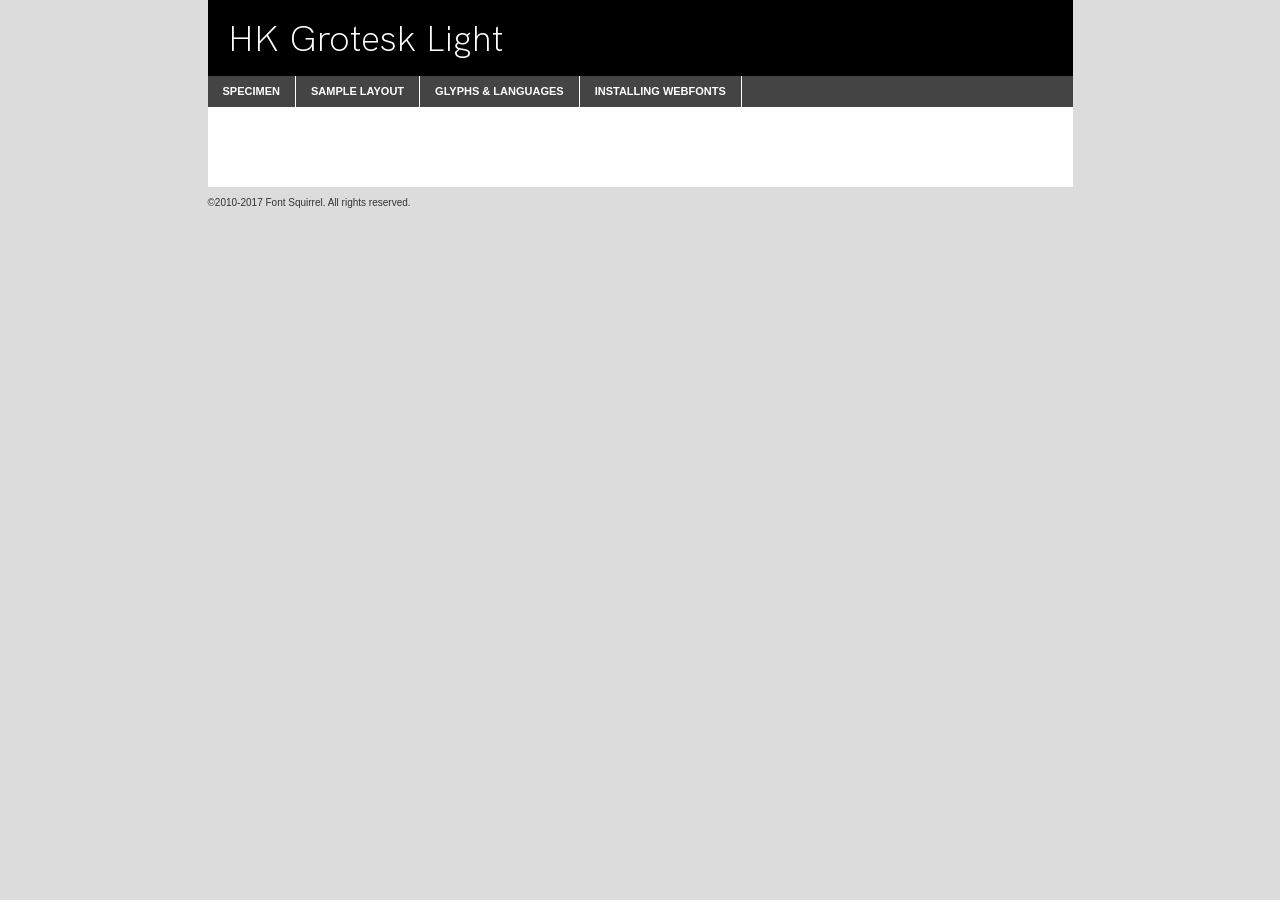
<file: css/hkgrotesk-light-demo.html>
<!DOCTYPE html PUBLIC "-//W3C//DTD XHTML 1.0 Transitional//EN"
	"http://www.w3.org/TR/xhtml1/DTD/xhtml1-transitional.dtd">

<html xmlns="http://www.w3.org/1999/xhtml" xml:lang="en" lang="en">
<head>
	<meta http-equiv="Content-Type" content="text/html; charset=utf-8" />
	<script src="http://ajax.googleapis.com/ajax/libs/jquery/1.7.2/jquery.min.js" type="text/javascript" charset="utf-8"></script>
	<script type="text/javascript">
	(function($){$.fn.easyTabs=function(option){var param=jQuery.extend({fadeSpeed:"fast",defaultContent:1,activeClass:'active'},option);$(this).each(function(){var thisId="#"+this.id;if(param.defaultContent==''){param.defaultContent=1;}
	if(typeof param.defaultContent=="number")
	{var defaultTab=$(thisId+" .tabs li:eq("+(param.defaultContent-1)+") a").attr('href').substr(1);}else{var defaultTab=param.defaultContent;}
	$(thisId+" .tabs li a").each(function(){var tabToHide=$(this).attr('href').substr(1);$("#"+tabToHide).addClass('easytabs-tab-content');});hideAll();changeContent(defaultTab);function hideAll(){$(thisId+" .easytabs-tab-content").hide();}
	function changeContent(tabId){hideAll();$(thisId+" .tabs li").removeClass(param.activeClass);$(thisId+" .tabs li a[href=#"+tabId+"]").closest('li').addClass(param.activeClass);if(param.fadeSpeed!="none")
	{$(thisId+" #"+tabId).fadeIn(param.fadeSpeed);}else{$(thisId+" #"+tabId).show();}}
	$(thisId+" .tabs li").click(function(){var tabId=$(this).find('a').attr('href').substr(1);changeContent(tabId);return false;});});}})(jQuery);
	</script>
	<link rel="stylesheet" href="specimen_files/specimen_stylesheet.css" type="text/css" charset="utf-8" />
	<link rel="stylesheet" href="stylesheet.css" type="text/css" charset="utf-8" />

	<style type="text/css">
					body{
				font-family: 'hk_grotesklight';
							}
		</style>

	<title>HK Grotesk Light Specimen</title>
	
	
	<script type="text/javascript" charset="utf-8">
		$(document).ready(function() {
			$('#container').easyTabs({defaultContent:1});
		});
	</script>
</head>

<body>
<div id="container">
	<div id="header">
		HK Grotesk Light	</div>
	<ul class="tabs">
		<li><a href="#specimen">Specimen</a></li>
		<li><a href="#layout">Sample Layout</a></li>
				<li><a href="#glyphs">Glyphs &amp; Languages</a></li>
		<li><a href="#installing">Installing Webfonts</a></li>
		
	</ul>
	
	<div id="main_content">

		
			<div id="specimen">
		
				<div class="section">
					<div class="grid12 firstcol">
						<div class="huge">AaBb</div>
					</div>
				</div>
		
				<div class="section">
					<div class="glyph_range">A&#x200B;B&#x200b;C&#x200b;D&#x200b;E&#x200b;F&#x200b;G&#x200b;H&#x200b;I&#x200b;J&#x200b;K&#x200b;L&#x200b;M&#x200b;N&#x200b;O&#x200b;P&#x200b;Q&#x200b;R&#x200b;S&#x200b;T&#x200b;U&#x200b;V&#x200b;W&#x200b;X&#x200b;Y&#x200b;Z&#x200b;a&#x200b;b&#x200b;c&#x200b;d&#x200b;e&#x200b;f&#x200b;g&#x200b;h&#x200b;i&#x200b;j&#x200b;k&#x200b;l&#x200b;m&#x200b;n&#x200b;o&#x200b;p&#x200b;q&#x200b;r&#x200b;s&#x200b;t&#x200b;u&#x200b;v&#x200b;w&#x200b;x&#x200b;y&#x200b;z&#x200b;1&#x200b;2&#x200b;3&#x200b;4&#x200b;5&#x200b;6&#x200b;7&#x200b;8&#x200b;9&#x200b;0&#x200b;&amp;&#x200b;.&#x200b;,&#x200b;?&#x200b;!&#x200b;&#64;&#x200b;(&#x200b;)&#x200b;#&#x200b;$&#x200b;%&#x200b;*&#x200b;+&#x200b;-&#x200b;=&#x200b;:&#x200b;;</div>
				</div>
				<div class="section">
					<div class="grid12 firstcol">
						<table class="sample_table">
							<tr><td>10</td><td class="size10">abcdefghijklmnopqrstuvwxyzABCDEFGHIJKLMNOPQRSTUVWXYZ0123456789abcdefghijklmnopqrstuvwxyzABCDEFGHIJKLMNOPQRSTUVWXYZ0123456789abcdefghijklmnopqrstuvwxyzABCDEFGHIJKLMNOPQRSTUVWXYZ</td></tr>
							<tr><td>11</td><td class="size11">abcdefghijklmnopqrstuvwxyzABCDEFGHIJKLMNOPQRSTUVWXYZ0123456789abcdefghijklmnopqrstuvwxyzABCDEFGHIJKLMNOPQRSTUVWXYZ0123456789abcdefghijklmnopqrstuvwxyzABCDEFGHIJKLMNOPQRSTUVWXYZ</td></tr>
							<tr><td>12</td><td class="size12">abcdefghijklmnopqrstuvwxyzABCDEFGHIJKLMNOPQRSTUVWXYZ0123456789abcdefghijklmnopqrstuvwxyzABCDEFGHIJKLMNOPQRSTUVWXYZ0123456789abcdefghijklmnopqrstuvwxyzABCDEFGHIJKLMNOPQRSTUVWXYZ</td></tr>
							<tr><td>13</td><td class="size13">abcdefghijklmnopqrstuvwxyzABCDEFGHIJKLMNOPQRSTUVWXYZ0123456789abcdefghijklmnopqrstuvwxyzABCDEFGHIJKLMNOPQRSTUVWXYZ0123456789abcdefghijklmnopqrstuvwxyzABCDEFGHIJKLMNOPQRSTUVWXYZ</td></tr>
							<tr><td>14</td><td class="size14">abcdefghijklmnopqrstuvwxyzABCDEFGHIJKLMNOPQRSTUVWXYZ0123456789abcdefghijklmnopqrstuvwxyzABCDEFGHIJKLMNOPQRSTUVWXYZ0123456789abcdefghijklmnopqrstuvwxyzABCDEFGHIJKLMNOPQRSTUVWXYZ</td></tr>
							<tr><td>16</td><td class="size16">abcdefghijklmnopqrstuvwxyzABCDEFGHIJKLMNOPQRSTUVWXYZ0123456789abcdefghijklmnopqrstuvwxyzABCDEFGHIJKLMNOPQRSTUVWXYZ</td></tr>
							<tr><td>18</td><td class="size18">abcdefghijklmnopqrstuvwxyzABCDEFGHIJKLMNOPQRSTUVWXYZ0123456789abcdefghijklmnopqrstuvwxyzABCDEFGHIJKLMNOPQRSTUVWXYZ</td></tr>
							<tr><td>20</td><td class="size20">abcdefghijklmnopqrstuvwxyzABCDEFGHIJKLMNOPQRSTUVWXYZ0123456789abcdefghijklmnopqrstuvwxyzABCDEFGHIJKLMNOPQRSTUVWXYZ</td></tr>
							<tr><td>24</td><td class="size24">abcdefghijklmnopqrstuvwxyzABCDEFGHIJKLMNOPQRSTUVWXYZ0123456789abcdefghijklmnopqrstuvwxyzABCDEFGHIJKLMNOPQRSTUVWXYZ</td></tr>
							<tr><td>30</td><td class="size30">abcdefghijklmnopqrstuvwxyzABCDEFGHIJKLMNOPQRSTUVWXYZ0123456789abcdefghijklmnopqrstuvwxyzABCDEFGHIJKLMNOPQRSTUVWXYZ</td></tr>
							<tr><td>36</td><td class="size36">abcdefghijklmnopqrstuvwxyzABCDEFGHIJKLMNOPQRSTUVWXYZ0123456789abcdefghijklmnopqrstuvwxyzABCDEFGHIJKLMNOPQRSTUVWXYZ</td></tr>
							<tr><td>48</td><td class="size48">abcdefghijklmnopqrstuvwxyzABCDEFGHIJKLMNOPQRSTUVWXYZ0123456789abcdefghijklmnopqrstuvwxyzABCDEFGHIJKLMNOPQRSTUVWXYZ</td></tr>
							<tr><td>60</td><td class="size60">abcdefghijklmnopqrstuvwxyzABCDEFGHIJKLMNOPQRSTUVWXYZ0123456789abcdefghijklmnopqrstuvwxyzABCDEFGHIJKLMNOPQRSTUVWXYZ</td></tr>
							<tr><td>72</td><td class="size72">abcdefghijklmnopqrstuvwxyzABCDEFGHIJKLMNOPQRSTUVWXYZ0123456789abcdefghijklmnopqrstuvwxyzABCDEFGHIJKLMNOPQRSTUVWXYZ</td></tr>
							<tr><td>90</td><td class="size90">abcdefghijklmnopqrstuvwxyzABCDEFGHIJKLMNOPQRSTUVWXYZ0123456789abcdefghijklmnopqrstuvwxyzABCDEFGHIJKLMNOPQRSTUVWXYZ</td></tr>
						</table>
				
					</div>
			
				</div>
		
		
		
								<div class="section" id="bodycomparison">


										<div id="xheight">
				<div class="fontbody">&#x25FC;&#x25FC;&#x25FC;&#x25FC;&#x25FC;&#x25FC;&#x25FC;&#x25FC;&#x25FC;&#x25FC;&#x25FC;&#x25FC;&#x25FC;&#x25FC;&#x25FC;&#x25FC;&#x25FC;&#x25FC;&#x25FC;&#x25FC;&#x25FC;&#x25FC;&#x25FC;&#x25FC;&#x25FC;&#x25FC;&#x25FC;&#x25FC;&#x25FC;&#x25FC;&#x25FC;&#x25FC;&#x25FC;&#x25FC;&#x25FC;&#x25FC;&#x25FC;&#x25FC;&#x25FC;&#x25FC;&#x25FC;&#x25FC;&#x25FC;&#x25FC;&#x25FC;&#x25FC;&#x25FC;&#x25FC;&#x25FC;&#x25FC;&#x25FC;&#x25FC;&#x25FC;&#x25FC;&#x25FC;&#x25FC;&#x25FC;&#x25FC;&#x25FC;&#x25FC;&#x25FC;&#x25FC;&#x25FC;&#x25FC;&#x25FC;&#x25FC;&#x25FC;&#x25FC;&#x25FC;&#x25FC;&#x25FC;&#x25FC;&#x25FC;&#x25FC;&#x25FC;&#x25FC;&#x25FC;&#x25FC;&#x25FC;&#x25FC;&#x25FC;&#x25FC;&#x25FC;&#x25FC;&#x25FC;&#x25FC;&#x25FC;&#x25FC;&#x25FC;&#x25FC;&#x25FC;&#x25FC;&#x25FC;&#x25FC;&#x25FC;&#x25FC;&#x25FC;&#x25FC;&#x25FC;body</div><div class="arialbody">body</div><div class="verdanabody">body</div><div class="georgiabody">body</div></div>
										<div class="fontbody" style="z-index:1">
											body<span>HK Grotesk Light</span>
										</div>
										<div class="arialbody" style="z-index:1">
											body<span>Arial</span>
										</div>
										<div class="verdanabody" style="z-index:1">
											body<span>Verdana</span>
										</div>
										<div class="georgiabody" style="z-index:1">
											body<span>Georgia</span>
										</div>



								</div>
		
		
				<div class="section psample psample_row1" id="">
					
					<div class="grid2 firstcol">
						<p class="size10"><span>10.</span>Aenean lacinia bibendum nulla sed consectetur. Fusce dapibus, tellus ac cursus commodo, tortor mauris condimentum nibh, ut fermentum massa justo sit amet risus. Nullam id dolor id nibh ultricies vehicula ut id elit. Cum sociis natoque penatibus et magnis dis parturient montes, nascetur ridiculus mus. Nulla vitae elit libero, a pharetra augue.</p>
			
					</div>
					<div class="grid3">
						<p class="size11"><span>11.</span>Aenean lacinia bibendum nulla sed consectetur. Fusce dapibus, tellus ac cursus commodo, tortor mauris condimentum nibh, ut fermentum massa justo sit amet risus. Nullam id dolor id nibh ultricies vehicula ut id elit. Cum sociis natoque penatibus et magnis dis parturient montes, nascetur ridiculus mus. Nulla vitae elit libero, a pharetra augue.</p>
			
					</div>
					<div class="grid3">
						<p class="size12"><span>12.</span>Aenean lacinia bibendum nulla sed consectetur. Fusce dapibus, tellus ac cursus commodo, tortor mauris condimentum nibh, ut fermentum massa justo sit amet risus. Nullam id dolor id nibh ultricies vehicula ut id elit. Cum sociis natoque penatibus et magnis dis parturient montes, nascetur ridiculus mus. Nulla vitae elit libero, a pharetra augue.</p>
			
					</div>
					<div class="grid4">
						<p class="size13"><span>13.</span>Aenean lacinia bibendum nulla sed consectetur. Fusce dapibus, tellus ac cursus commodo, tortor mauris condimentum nibh, ut fermentum massa justo sit amet risus. Nullam id dolor id nibh ultricies vehicula ut id elit. Cum sociis natoque penatibus et magnis dis parturient montes, nascetur ridiculus mus. Nulla vitae elit libero, a pharetra augue.</p>
			
					</div>
					<div class="white_blend"></div>
					
				</div>
				<div class="section psample psample_row2" id="">
					<div class="grid3 firstcol">
						<p class="size14"><span>14.</span>Aenean lacinia bibendum nulla sed consectetur. Fusce dapibus, tellus ac cursus commodo, tortor mauris condimentum nibh, ut fermentum massa justo sit amet risus. Nullam id dolor id nibh ultricies vehicula ut id elit. Cum sociis natoque penatibus et magnis dis parturient montes, nascetur ridiculus mus. Nulla vitae elit libero, a pharetra augue.</p>
			
					</div>
					<div class="grid4">
						<p class="size16"><span>16.</span>Aenean lacinia bibendum nulla sed consectetur. Fusce dapibus, tellus ac cursus commodo, tortor mauris condimentum nibh, ut fermentum massa justo sit amet risus. Nullam id dolor id nibh ultricies vehicula ut id elit. Cum sociis natoque penatibus et magnis dis parturient montes, nascetur ridiculus mus. Nulla vitae elit libero, a pharetra augue.</p>
			
					</div>
					<div class="grid5">
						<p class="size18"><span>18.</span>Aenean lacinia bibendum nulla sed consectetur. Fusce dapibus, tellus ac cursus commodo, tortor mauris condimentum nibh, ut fermentum massa justo sit amet risus. Nullam id dolor id nibh ultricies vehicula ut id elit. Cum sociis natoque penatibus et magnis dis parturient montes, nascetur ridiculus mus. Nulla vitae elit libero, a pharetra augue.</p>
			
					</div>

					<div class="white_blend"></div>

				</div>
				
				<div class="section psample psample_row3" id="">
					<div class="grid5 firstcol">
						<p class="size20"><span>20.</span>Aenean lacinia bibendum nulla sed consectetur. Fusce dapibus, tellus ac cursus commodo, tortor mauris condimentum nibh, ut fermentum massa justo sit amet risus. Nullam id dolor id nibh ultricies vehicula ut id elit. Cum sociis natoque penatibus et magnis dis parturient montes, nascetur ridiculus mus. Nulla vitae elit libero, a pharetra augue.</p>
					</div>
					<div class="grid7">
						<p class="size24"><span>24.</span>Aenean lacinia bibendum nulla sed consectetur. Fusce dapibus, tellus ac cursus commodo, tortor mauris condimentum nibh, ut fermentum massa justo sit amet risus. Nullam id dolor id nibh ultricies vehicula ut id elit. Cum sociis natoque penatibus et magnis dis parturient montes, nascetur ridiculus mus. Nulla vitae elit libero, a pharetra augue.</p>
					</div>
					
					<div class="white_blend"></div>
					
				</div>
				
				<div class="section psample psample_row4" id="">
					<div class="grid12 firstcol">
						<p class="size30"><span>30.</span>Aenean lacinia bibendum nulla sed consectetur. Fusce dapibus, tellus ac cursus commodo, tortor mauris condimentum nibh, ut fermentum massa justo sit amet risus. Nullam id dolor id nibh ultricies vehicula ut id elit. Cum sociis natoque penatibus et magnis dis parturient montes, nascetur ridiculus mus. Nulla vitae elit libero, a pharetra augue.</p>
					</div>
					<div class="white_blend"></div>
					
				</div>
				
				
				
				<div class="section psample psample_row1 fullreverse">
					<div class="grid2 firstcol">
						<p class="size10"><span>10.</span>Aenean lacinia bibendum nulla sed consectetur. Fusce dapibus, tellus ac cursus commodo, tortor mauris condimentum nibh, ut fermentum massa justo sit amet risus. Nullam id dolor id nibh ultricies vehicula ut id elit. Cum sociis natoque penatibus et magnis dis parturient montes, nascetur ridiculus mus. Nulla vitae elit libero, a pharetra augue.</p>
			
					</div>
					<div class="grid3">
						<p class="size11"><span>11.</span>Aenean lacinia bibendum nulla sed consectetur. Fusce dapibus, tellus ac cursus commodo, tortor mauris condimentum nibh, ut fermentum massa justo sit amet risus. Nullam id dolor id nibh ultricies vehicula ut id elit. Cum sociis natoque penatibus et magnis dis parturient montes, nascetur ridiculus mus. Nulla vitae elit libero, a pharetra augue.</p>
			
					</div>
					<div class="grid3">
						<p class="size12"><span>12.</span>Aenean lacinia bibendum nulla sed consectetur. Fusce dapibus, tellus ac cursus commodo, tortor mauris condimentum nibh, ut fermentum massa justo sit amet risus. Nullam id dolor id nibh ultricies vehicula ut id elit. Cum sociis natoque penatibus et magnis dis parturient montes, nascetur ridiculus mus. Nulla vitae elit libero, a pharetra augue.</p>
			
					</div>
					<div class="grid4">
						<p class="size13"><span>13.</span>Aenean lacinia bibendum nulla sed consectetur. Fusce dapibus, tellus ac cursus commodo, tortor mauris condimentum nibh, ut fermentum massa justo sit amet risus. Nullam id dolor id nibh ultricies vehicula ut id elit. Cum sociis natoque penatibus et magnis dis parturient montes, nascetur ridiculus mus. Nulla vitae elit libero, a pharetra augue.</p>
			
					</div>
					<div class="black_blend"></div>
					
				</div>
				
				<div class="section psample psample_row2 fullreverse">
					<div class="grid3 firstcol">
						<p class="size14"><span>14.</span>Aenean lacinia bibendum nulla sed consectetur. Fusce dapibus, tellus ac cursus commodo, tortor mauris condimentum nibh, ut fermentum massa justo sit amet risus. Nullam id dolor id nibh ultricies vehicula ut id elit. Cum sociis natoque penatibus et magnis dis parturient montes, nascetur ridiculus mus. Nulla vitae elit libero, a pharetra augue.</p>
			
					</div>
					<div class="grid4">
						<p class="size16"><span>16.</span>Aenean lacinia bibendum nulla sed consectetur. Fusce dapibus, tellus ac cursus commodo, tortor mauris condimentum nibh, ut fermentum massa justo sit amet risus. Nullam id dolor id nibh ultricies vehicula ut id elit. Cum sociis natoque penatibus et magnis dis parturient montes, nascetur ridiculus mus. Nulla vitae elit libero, a pharetra augue.</p>
			
					</div>
					<div class="grid5">
						<p class="size18"><span>18.</span>Aenean lacinia bibendum nulla sed consectetur. Fusce dapibus, tellus ac cursus commodo, tortor mauris condimentum nibh, ut fermentum massa justo sit amet risus. Nullam id dolor id nibh ultricies vehicula ut id elit. Cum sociis natoque penatibus et magnis dis parturient montes, nascetur ridiculus mus. Nulla vitae elit libero, a pharetra augue.</p>
			
					</div>
					<div class="black_blend"></div>

				</div>
				
				<div class="section psample fullreverse psample_row3" id="">
					<div class="grid5 firstcol">
						<p class="size20"><span>20.</span>Aenean lacinia bibendum nulla sed consectetur. Fusce dapibus, tellus ac cursus commodo, tortor mauris condimentum nibh, ut fermentum massa justo sit amet risus. Nullam id dolor id nibh ultricies vehicula ut id elit. Cum sociis natoque penatibus et magnis dis parturient montes, nascetur ridiculus mus. Nulla vitae elit libero, a pharetra augue.</p>
					</div>
					<div class="grid7">
						<p class="size24"><span>24.</span>Aenean lacinia bibendum nulla sed consectetur. Fusce dapibus, tellus ac cursus commodo, tortor mauris condimentum nibh, ut fermentum massa justo sit amet risus. Nullam id dolor id nibh ultricies vehicula ut id elit. Cum sociis natoque penatibus et magnis dis parturient montes, nascetur ridiculus mus. Nulla vitae elit libero, a pharetra augue.</p>
					</div>
					
					<div class="black_blend"></div>
					
				</div>
				
				<div class="section psample fullreverse psample_row4" id="" style="border-bottom: 20px #000 solid;">
					<div class="grid12 firstcol">
						<p class="size30"><span>30.</span>Aenean lacinia bibendum nulla sed consectetur. Fusce dapibus, tellus ac cursus commodo, tortor mauris condimentum nibh, ut fermentum massa justo sit amet risus. Nullam id dolor id nibh ultricies vehicula ut id elit. Cum sociis natoque penatibus et magnis dis parturient montes, nascetur ridiculus mus. Nulla vitae elit libero, a pharetra augue.</p>
					</div>
					<div class="black_blend"></div>
					
				</div>
				
				
				
				
			</div>
			
			<div id="layout">
				
				<div class="section">
					
					<div class="grid12 firstcol">
						<h1>Lorem Ipsum Dolor</h1>
						<h2>Etiam porta sem malesuada magna mollis euismod</h2>
						
						<p class="byline">By <a href="#link">Aenean Lacinia</a></p>
					</div>
				</div>
				<div class="section">
					<div class="grid8 firstcol">
						<p class="large">Donec sed odio dui. Morbi leo risus, porta ac consectetur ac, vestibulum at eros. Fusce dapibus, tellus ac cursus commodo, tortor mauris condimentum nibh, ut fermentum massa justo sit amet risus. </p>

						
						<h3>Pellentesque ornare sem</h3>

						<p>Maecenas sed diam eget risus varius blandit sit amet non magna. Maecenas faucibus mollis interdum. Donec ullamcorper nulla non metus auctor fringilla. Nullam id dolor id nibh ultricies vehicula ut id elit. Nullam id dolor id nibh ultricies vehicula ut id elit. </p>

						<p>Aenean eu leo quam. Pellentesque ornare sem lacinia quam venenatis vestibulum. Lorem ipsum dolor sit amet, consectetur adipiscing elit. Cum sociis natoque penatibus et magnis dis parturient montes, nascetur ridiculus mus. </p>

						<p>Nulla vitae elit libero, a pharetra augue. Praesent commodo cursus magna, vel scelerisque nisl consectetur et. Aenean lacinia bibendum nulla sed consectetur. </p>

						<p>Nullam quis risus eget urna mollis ornare vel eu leo. Nullam quis risus eget urna mollis ornare vel eu leo. Maecenas sed diam eget risus varius blandit sit amet non magna. Donec ullamcorper nulla non metus auctor fringilla. </p>

						<h3>Cras mattis consectetur</h3>

						<p>Aenean eu leo quam. Pellentesque ornare sem lacinia quam venenatis vestibulum. Aenean lacinia bibendum nulla sed consectetur. Integer posuere erat a ante venenatis dapibus posuere velit aliquet. Cras mattis consectetur purus sit amet fermentum. </p>

						<p>Nullam id dolor id nibh ultricies vehicula ut id elit. Nullam quis risus eget urna mollis ornare vel eu leo. Cras mattis consectetur purus sit amet fermentum.</p>
					</div>
					
					<div class="grid4 sidebar">
						
						<div class="box reverse">
							<p class="last">Nullam quis risus eget urna mollis ornare vel eu leo. Donec ullamcorper nulla non metus auctor fringilla. Cras mattis consectetur purus sit amet fermentum. Sed posuere consectetur est at lobortis. Lorem ipsum dolor sit amet, consectetur adipiscing elit. </p>
						</div>
						
						<p class="caption">Maecenas sed diam eget risus varius.</p>

						<p>Vestibulum id ligula porta felis euismod semper. Integer posuere erat a ante venenatis dapibus posuere velit aliquet. Vestibulum id ligula porta felis euismod semper. Sed posuere consectetur est at lobortis. Maecenas sed diam eget risus varius blandit sit amet non magna. Fusce dapibus, tellus ac cursus commodo, tortor mauris condimentum nibh, ut fermentum massa justo sit amet risus. </p>

					

						<p>Duis mollis, est non commodo luctus, nisi erat porttitor ligula, eget lacinia odio sem nec elit. Aenean lacinia bibendum nulla sed consectetur. Vivamus sagittis lacus vel augue laoreet rutrum faucibus dolor auctor. Aenean lacinia bibendum nulla sed consectetur. Nullam quis risus eget urna mollis ornare vel eu leo. </p>

						<p>Praesent commodo cursus magna, vel scelerisque nisl consectetur et. Donec ullamcorper nulla non metus auctor fringilla. Maecenas faucibus mollis interdum. Fusce dapibus, tellus ac cursus commodo, tortor mauris condimentum nibh, ut fermentum massa justo sit amet risus. </p>

					</div>
				</div>
				
			</div>


			



		<div id="glyphs">
			<div class="section">
				<div class="grid12 firstcol">
			
				<h1>Language Support</h1>
				<p>The subset of HK Grotesk Light in this kit supports the following languages:<br />
			
					Afrikaans, Albanian, Basque, Bosnian, Breton, Chamorro, Chichewa_nyanja, Croatian, Czech, Danish, Dutch, English, Estonian, Faroese, Finnish, French, Frisian, Galician, German, Hungarian, Icelandic, Italian, Latvian, Lithuanian, Malagasy, Maltese, Norwegian, Polish, Portuguese, Romanian, Slovak, Slovenian, Spanish, Swedish, Turkish, Welsh, Alsatian, Aragonese, Arapaho, Aromanian, Arrernte, Asturian, Aymara, Bislama, Cebuano, Cheyenne, Cimbrian, Corsican, Fijian, French_creole, Friulian, Genoese, Gilbertese, Greenlandic, Guarani, Haitian_creole, Hawaiian, Hiligaynon, Hmong, Hopi, Ibanag, Iloko_ilokano, Indonesian, Interglossa_glosa, Interlingua, Irish_gaelic, Istro-romanian, Jerriais, Kashubian, Kurdish_kurmanji, Ladin, Lojban, Lombard, Low_saxon, Luxembourgeois, Manx, Maori, Megleno-romanian, Mohawk, Nahuatl, Norfolk_pitcairnese, Northern_sotho, Occitan, Oromo, Pangasinan, Papiamento, Piedmontese, Potawatomi, Rhaeto-romance, Romansh, Rotokas, Sami_inari, Sami_lule, Samoan, Sardinian, Scots_gaelic, Seychelles_creole, Shona, Sicilian, Somali, Southern_ndebele, Southern_sotho, Swahili, Swati_swazi, Tagalog_filipino_pilipino, Tahitian, Tausug, Tetum, Tok_pisin, Tongan, Tswana, Turkmen, Turkmen_latinized, Tuvaluan, Uyghur_latinized, Veps, Volapuk, Votic_latinized, Walloon, Warlpiri, Xhosa, Yapese, Zulu, Latinbasic, Ubasic, Demo, Vietnamese				</p>
				<h1>Glyph Chart</h1>
				<p>The subset of HK Grotesk Light in this kit includes all the glyphs listed below. Unicode entities are included above each glyph to help you insert individual characters into your layout.</p>
				<div id="glyph_chart">
			
																				 <div><p>&amp;#32;</p>&#32;</div>
																				 <div><p>&amp;#33;</p>&#33;</div>
																				 <div><p>&amp;#34;</p>&#34;</div>
																				 <div><p>&amp;#35;</p>&#35;</div>
																				 <div><p>&amp;#36;</p>&#36;</div>
																				 <div><p>&amp;#37;</p>&#37;</div>
																				 <div><p>&amp;#38;</p>&#38;</div>
																				 <div><p>&amp;#39;</p>&#39;</div>
																				 <div><p>&amp;#40;</p>&#40;</div>
																				 <div><p>&amp;#41;</p>&#41;</div>
																				 <div><p>&amp;#42;</p>&#42;</div>
																				 <div><p>&amp;#43;</p>&#43;</div>
																				 <div><p>&amp;#44;</p>&#44;</div>
																				 <div><p>&amp;#45;</p>&#45;</div>
																				 <div><p>&amp;#46;</p>&#46;</div>
																				 <div><p>&amp;#47;</p>&#47;</div>
																				 <div><p>&amp;#48;</p>&#48;</div>
																				 <div><p>&amp;#49;</p>&#49;</div>
																				 <div><p>&amp;#50;</p>&#50;</div>
																				 <div><p>&amp;#51;</p>&#51;</div>
																				 <div><p>&amp;#52;</p>&#52;</div>
																				 <div><p>&amp;#53;</p>&#53;</div>
																				 <div><p>&amp;#54;</p>&#54;</div>
																				 <div><p>&amp;#55;</p>&#55;</div>
																				 <div><p>&amp;#56;</p>&#56;</div>
																				 <div><p>&amp;#57;</p>&#57;</div>
																				 <div><p>&amp;#58;</p>&#58;</div>
																				 <div><p>&amp;#59;</p>&#59;</div>
																				 <div><p>&amp;#60;</p>&#60;</div>
																				 <div><p>&amp;#61;</p>&#61;</div>
																				 <div><p>&amp;#62;</p>&#62;</div>
																				 <div><p>&amp;#63;</p>&#63;</div>
																				 <div><p>&amp;#64;</p>&#64;</div>
																				 <div><p>&amp;#65;</p>&#65;</div>
																				 <div><p>&amp;#66;</p>&#66;</div>
																				 <div><p>&amp;#67;</p>&#67;</div>
																				 <div><p>&amp;#68;</p>&#68;</div>
																				 <div><p>&amp;#69;</p>&#69;</div>
																				 <div><p>&amp;#70;</p>&#70;</div>
																				 <div><p>&amp;#71;</p>&#71;</div>
																				 <div><p>&amp;#72;</p>&#72;</div>
																				 <div><p>&amp;#73;</p>&#73;</div>
																				 <div><p>&amp;#74;</p>&#74;</div>
																				 <div><p>&amp;#75;</p>&#75;</div>
																				 <div><p>&amp;#76;</p>&#76;</div>
																				 <div><p>&amp;#77;</p>&#77;</div>
																				 <div><p>&amp;#78;</p>&#78;</div>
																				 <div><p>&amp;#79;</p>&#79;</div>
																				 <div><p>&amp;#80;</p>&#80;</div>
																				 <div><p>&amp;#81;</p>&#81;</div>
																				 <div><p>&amp;#82;</p>&#82;</div>
																				 <div><p>&amp;#83;</p>&#83;</div>
																				 <div><p>&amp;#84;</p>&#84;</div>
																				 <div><p>&amp;#85;</p>&#85;</div>
																				 <div><p>&amp;#86;</p>&#86;</div>
																				 <div><p>&amp;#87;</p>&#87;</div>
																				 <div><p>&amp;#88;</p>&#88;</div>
																				 <div><p>&amp;#89;</p>&#89;</div>
																				 <div><p>&amp;#90;</p>&#90;</div>
																				 <div><p>&amp;#91;</p>&#91;</div>
																				 <div><p>&amp;#92;</p>&#92;</div>
																				 <div><p>&amp;#93;</p>&#93;</div>
																				 <div><p>&amp;#94;</p>&#94;</div>
																				 <div><p>&amp;#95;</p>&#95;</div>
																				 <div><p>&amp;#96;</p>&#96;</div>
																				 <div><p>&amp;#97;</p>&#97;</div>
																				 <div><p>&amp;#98;</p>&#98;</div>
																				 <div><p>&amp;#99;</p>&#99;</div>
																				 <div><p>&amp;#100;</p>&#100;</div>
																				 <div><p>&amp;#101;</p>&#101;</div>
																				 <div><p>&amp;#102;</p>&#102;</div>
																				 <div><p>&amp;#103;</p>&#103;</div>
																				 <div><p>&amp;#104;</p>&#104;</div>
																				 <div><p>&amp;#105;</p>&#105;</div>
																				 <div><p>&amp;#106;</p>&#106;</div>
																				 <div><p>&amp;#107;</p>&#107;</div>
																				 <div><p>&amp;#108;</p>&#108;</div>
																				 <div><p>&amp;#109;</p>&#109;</div>
																				 <div><p>&amp;#110;</p>&#110;</div>
																				 <div><p>&amp;#111;</p>&#111;</div>
																				 <div><p>&amp;#112;</p>&#112;</div>
																				 <div><p>&amp;#113;</p>&#113;</div>
																				 <div><p>&amp;#114;</p>&#114;</div>
																				 <div><p>&amp;#115;</p>&#115;</div>
																				 <div><p>&amp;#116;</p>&#116;</div>
																				 <div><p>&amp;#117;</p>&#117;</div>
																				 <div><p>&amp;#118;</p>&#118;</div>
																				 <div><p>&amp;#119;</p>&#119;</div>
																				 <div><p>&amp;#120;</p>&#120;</div>
																				 <div><p>&amp;#121;</p>&#121;</div>
																				 <div><p>&amp;#122;</p>&#122;</div>
																				 <div><p>&amp;#123;</p>&#123;</div>
																				 <div><p>&amp;#124;</p>&#124;</div>
																				 <div><p>&amp;#125;</p>&#125;</div>
																				 <div><p>&amp;#126;</p>&#126;</div>
																				 <div><p>&amp;#160;</p>&#160;</div>
																				 <div><p>&amp;#161;</p>&#161;</div>
																				 <div><p>&amp;#162;</p>&#162;</div>
																				 <div><p>&amp;#163;</p>&#163;</div>
																				 <div><p>&amp;#164;</p>&#164;</div>
																				 <div><p>&amp;#165;</p>&#165;</div>
																				 <div><p>&amp;#166;</p>&#166;</div>
																				 <div><p>&amp;#167;</p>&#167;</div>
																				 <div><p>&amp;#168;</p>&#168;</div>
																				 <div><p>&amp;#169;</p>&#169;</div>
																				 <div><p>&amp;#170;</p>&#170;</div>
																				 <div><p>&amp;#171;</p>&#171;</div>
																				 <div><p>&amp;#172;</p>&#172;</div>
																				 <div><p>&amp;#173;</p>&#173;</div>
																				 <div><p>&amp;#174;</p>&#174;</div>
																				 <div><p>&amp;#175;</p>&#175;</div>
																				 <div><p>&amp;#176;</p>&#176;</div>
																				 <div><p>&amp;#177;</p>&#177;</div>
																				 <div><p>&amp;#180;</p>&#180;</div>
																				 <div><p>&amp;#181;</p>&#181;</div>
																				 <div><p>&amp;#182;</p>&#182;</div>
																				 <div><p>&amp;#183;</p>&#183;</div>
																				 <div><p>&amp;#184;</p>&#184;</div>
																				 <div><p>&amp;#186;</p>&#186;</div>
																				 <div><p>&amp;#187;</p>&#187;</div>
																				 <div><p>&amp;#191;</p>&#191;</div>
																				 <div><p>&amp;#192;</p>&#192;</div>
																				 <div><p>&amp;#193;</p>&#193;</div>
																				 <div><p>&amp;#194;</p>&#194;</div>
																				 <div><p>&amp;#195;</p>&#195;</div>
																				 <div><p>&amp;#196;</p>&#196;</div>
																				 <div><p>&amp;#197;</p>&#197;</div>
																				 <div><p>&amp;#198;</p>&#198;</div>
																				 <div><p>&amp;#199;</p>&#199;</div>
																				 <div><p>&amp;#200;</p>&#200;</div>
																				 <div><p>&amp;#201;</p>&#201;</div>
																				 <div><p>&amp;#202;</p>&#202;</div>
																				 <div><p>&amp;#203;</p>&#203;</div>
																				 <div><p>&amp;#204;</p>&#204;</div>
																				 <div><p>&amp;#205;</p>&#205;</div>
																				 <div><p>&amp;#206;</p>&#206;</div>
																				 <div><p>&amp;#207;</p>&#207;</div>
																				 <div><p>&amp;#208;</p>&#208;</div>
																				 <div><p>&amp;#209;</p>&#209;</div>
																				 <div><p>&amp;#210;</p>&#210;</div>
																				 <div><p>&amp;#211;</p>&#211;</div>
																				 <div><p>&amp;#212;</p>&#212;</div>
																				 <div><p>&amp;#213;</p>&#213;</div>
																				 <div><p>&amp;#214;</p>&#214;</div>
																				 <div><p>&amp;#215;</p>&#215;</div>
																				 <div><p>&amp;#216;</p>&#216;</div>
																				 <div><p>&amp;#217;</p>&#217;</div>
																				 <div><p>&amp;#218;</p>&#218;</div>
																				 <div><p>&amp;#219;</p>&#219;</div>
																				 <div><p>&amp;#220;</p>&#220;</div>
																				 <div><p>&amp;#221;</p>&#221;</div>
																				 <div><p>&amp;#222;</p>&#222;</div>
																				 <div><p>&amp;#223;</p>&#223;</div>
																				 <div><p>&amp;#224;</p>&#224;</div>
																				 <div><p>&amp;#225;</p>&#225;</div>
																				 <div><p>&amp;#226;</p>&#226;</div>
																				 <div><p>&amp;#227;</p>&#227;</div>
																				 <div><p>&amp;#228;</p>&#228;</div>
																				 <div><p>&amp;#229;</p>&#229;</div>
																				 <div><p>&amp;#230;</p>&#230;</div>
																				 <div><p>&amp;#231;</p>&#231;</div>
																				 <div><p>&amp;#232;</p>&#232;</div>
																				 <div><p>&amp;#233;</p>&#233;</div>
																				 <div><p>&amp;#234;</p>&#234;</div>
																				 <div><p>&amp;#235;</p>&#235;</div>
																				 <div><p>&amp;#236;</p>&#236;</div>
																				 <div><p>&amp;#237;</p>&#237;</div>
																				 <div><p>&amp;#238;</p>&#238;</div>
																				 <div><p>&amp;#239;</p>&#239;</div>
																				 <div><p>&amp;#240;</p>&#240;</div>
																				 <div><p>&amp;#241;</p>&#241;</div>
																				 <div><p>&amp;#242;</p>&#242;</div>
																				 <div><p>&amp;#243;</p>&#243;</div>
																				 <div><p>&amp;#244;</p>&#244;</div>
																				 <div><p>&amp;#245;</p>&#245;</div>
																				 <div><p>&amp;#246;</p>&#246;</div>
																				 <div><p>&amp;#247;</p>&#247;</div>
																				 <div><p>&amp;#248;</p>&#248;</div>
																				 <div><p>&amp;#249;</p>&#249;</div>
																				 <div><p>&amp;#250;</p>&#250;</div>
																				 <div><p>&amp;#251;</p>&#251;</div>
																				 <div><p>&amp;#252;</p>&#252;</div>
																				 <div><p>&amp;#253;</p>&#253;</div>
																				 <div><p>&amp;#254;</p>&#254;</div>
																				 <div><p>&amp;#255;</p>&#255;</div>
																				 <div><p>&amp;#256;</p>&#256;</div>
																				 <div><p>&amp;#257;</p>&#257;</div>
																				 <div><p>&amp;#258;</p>&#258;</div>
																				 <div><p>&amp;#259;</p>&#259;</div>
																				 <div><p>&amp;#260;</p>&#260;</div>
																				 <div><p>&amp;#261;</p>&#261;</div>
																				 <div><p>&amp;#262;</p>&#262;</div>
																				 <div><p>&amp;#263;</p>&#263;</div>
																				 <div><p>&amp;#266;</p>&#266;</div>
																				 <div><p>&amp;#267;</p>&#267;</div>
																				 <div><p>&amp;#268;</p>&#268;</div>
																				 <div><p>&amp;#269;</p>&#269;</div>
																				 <div><p>&amp;#270;</p>&#270;</div>
																				 <div><p>&amp;#271;</p>&#271;</div>
																				 <div><p>&amp;#272;</p>&#272;</div>
																				 <div><p>&amp;#273;</p>&#273;</div>
																				 <div><p>&amp;#274;</p>&#274;</div>
																				 <div><p>&amp;#275;</p>&#275;</div>
																				 <div><p>&amp;#278;</p>&#278;</div>
																				 <div><p>&amp;#279;</p>&#279;</div>
																				 <div><p>&amp;#280;</p>&#280;</div>
																				 <div><p>&amp;#281;</p>&#281;</div>
																				 <div><p>&amp;#282;</p>&#282;</div>
																				 <div><p>&amp;#283;</p>&#283;</div>
																				 <div><p>&amp;#286;</p>&#286;</div>
																				 <div><p>&amp;#287;</p>&#287;</div>
																				 <div><p>&amp;#288;</p>&#288;</div>
																				 <div><p>&amp;#289;</p>&#289;</div>
																				 <div><p>&amp;#290;</p>&#290;</div>
																				 <div><p>&amp;#291;</p>&#291;</div>
																				 <div><p>&amp;#294;</p>&#294;</div>
																				 <div><p>&amp;#295;</p>&#295;</div>
																				 <div><p>&amp;#296;</p>&#296;</div>
																				 <div><p>&amp;#297;</p>&#297;</div>
																				 <div><p>&amp;#298;</p>&#298;</div>
																				 <div><p>&amp;#299;</p>&#299;</div>
																				 <div><p>&amp;#302;</p>&#302;</div>
																				 <div><p>&amp;#303;</p>&#303;</div>
																				 <div><p>&amp;#304;</p>&#304;</div>
																				 <div><p>&amp;#305;</p>&#305;</div>
																				 <div><p>&amp;#310;</p>&#310;</div>
																				 <div><p>&amp;#311;</p>&#311;</div>
																				 <div><p>&amp;#312;</p>&#312;</div>
																				 <div><p>&amp;#313;</p>&#313;</div>
																				 <div><p>&amp;#314;</p>&#314;</div>
																				 <div><p>&amp;#315;</p>&#315;</div>
																				 <div><p>&amp;#316;</p>&#316;</div>
																				 <div><p>&amp;#317;</p>&#317;</div>
																				 <div><p>&amp;#318;</p>&#318;</div>
																				 <div><p>&amp;#321;</p>&#321;</div>
																				 <div><p>&amp;#322;</p>&#322;</div>
																				 <div><p>&amp;#323;</p>&#323;</div>
																				 <div><p>&amp;#324;</p>&#324;</div>
																				 <div><p>&amp;#325;</p>&#325;</div>
																				 <div><p>&amp;#326;</p>&#326;</div>
																				 <div><p>&amp;#327;</p>&#327;</div>
																				 <div><p>&amp;#328;</p>&#328;</div>
																				 <div><p>&amp;#329;</p>&#329;</div>
																				 <div><p>&amp;#330;</p>&#330;</div>
																				 <div><p>&amp;#331;</p>&#331;</div>
																				 <div><p>&amp;#332;</p>&#332;</div>
																				 <div><p>&amp;#333;</p>&#333;</div>
																				 <div><p>&amp;#336;</p>&#336;</div>
																				 <div><p>&amp;#337;</p>&#337;</div>
																				 <div><p>&amp;#338;</p>&#338;</div>
																				 <div><p>&amp;#339;</p>&#339;</div>
																				 <div><p>&amp;#340;</p>&#340;</div>
																				 <div><p>&amp;#341;</p>&#341;</div>
																				 <div><p>&amp;#342;</p>&#342;</div>
																				 <div><p>&amp;#343;</p>&#343;</div>
																				 <div><p>&amp;#344;</p>&#344;</div>
																				 <div><p>&amp;#345;</p>&#345;</div>
																				 <div><p>&amp;#346;</p>&#346;</div>
																				 <div><p>&amp;#347;</p>&#347;</div>
																				 <div><p>&amp;#350;</p>&#350;</div>
																				 <div><p>&amp;#351;</p>&#351;</div>
																				 <div><p>&amp;#352;</p>&#352;</div>
																				 <div><p>&amp;#353;</p>&#353;</div>
																				 <div><p>&amp;#354;</p>&#354;</div>
																				 <div><p>&amp;#355;</p>&#355;</div>
																				 <div><p>&amp;#356;</p>&#356;</div>
																				 <div><p>&amp;#357;</p>&#357;</div>
																				 <div><p>&amp;#358;</p>&#358;</div>
																				 <div><p>&amp;#359;</p>&#359;</div>
																				 <div><p>&amp;#360;</p>&#360;</div>
																				 <div><p>&amp;#361;</p>&#361;</div>
																				 <div><p>&amp;#362;</p>&#362;</div>
																				 <div><p>&amp;#363;</p>&#363;</div>
																				 <div><p>&amp;#366;</p>&#366;</div>
																				 <div><p>&amp;#367;</p>&#367;</div>
																				 <div><p>&amp;#368;</p>&#368;</div>
																				 <div><p>&amp;#369;</p>&#369;</div>
																				 <div><p>&amp;#370;</p>&#370;</div>
																				 <div><p>&amp;#371;</p>&#371;</div>
																				 <div><p>&amp;#372;</p>&#372;</div>
																				 <div><p>&amp;#373;</p>&#373;</div>
																				 <div><p>&amp;#374;</p>&#374;</div>
																				 <div><p>&amp;#375;</p>&#375;</div>
																				 <div><p>&amp;#376;</p>&#376;</div>
																				 <div><p>&amp;#377;</p>&#377;</div>
																				 <div><p>&amp;#378;</p>&#378;</div>
																				 <div><p>&amp;#379;</p>&#379;</div>
																				 <div><p>&amp;#380;</p>&#380;</div>
																				 <div><p>&amp;#381;</p>&#381;</div>
																				 <div><p>&amp;#382;</p>&#382;</div>
																				 <div><p>&amp;#402;</p>&#402;</div>
																				 <div><p>&amp;#416;</p>&#416;</div>
																				 <div><p>&amp;#417;</p>&#417;</div>
																				 <div><p>&amp;#431;</p>&#431;</div>
																				 <div><p>&amp;#432;</p>&#432;</div>
																				 <div><p>&amp;#461;</p>&#461;</div>
																				 <div><p>&amp;#462;</p>&#462;</div>
																				 <div><p>&amp;#463;</p>&#463;</div>
																				 <div><p>&amp;#464;</p>&#464;</div>
																				 <div><p>&amp;#465;</p>&#465;</div>
																				 <div><p>&amp;#466;</p>&#466;</div>
																				 <div><p>&amp;#467;</p>&#467;</div>
																				 <div><p>&amp;#468;</p>&#468;</div>
																				 <div><p>&amp;#469;</p>&#469;</div>
																				 <div><p>&amp;#470;</p>&#470;</div>
																				 <div><p>&amp;#471;</p>&#471;</div>
																				 <div><p>&amp;#472;</p>&#472;</div>
																				 <div><p>&amp;#473;</p>&#473;</div>
																				 <div><p>&amp;#474;</p>&#474;</div>
																				 <div><p>&amp;#475;</p>&#475;</div>
																				 <div><p>&amp;#476;</p>&#476;</div>
																				 <div><p>&amp;#536;</p>&#536;</div>
																				 <div><p>&amp;#537;</p>&#537;</div>
																				 <div><p>&amp;#538;</p>&#538;</div>
																				 <div><p>&amp;#539;</p>&#539;</div>
																				 <div><p>&amp;#567;</p>&#567;</div>
																				 <div><p>&amp;#710;</p>&#710;</div>
																				 <div><p>&amp;#711;</p>&#711;</div>
																				 <div><p>&amp;#728;</p>&#728;</div>
																				 <div><p>&amp;#729;</p>&#729;</div>
																				 <div><p>&amp;#730;</p>&#730;</div>
																				 <div><p>&amp;#731;</p>&#731;</div>
																				 <div><p>&amp;#732;</p>&#732;</div>
																				 <div><p>&amp;#733;</p>&#733;</div>
																				 <div><p>&amp;#757;</p>&#757;</div>
																				 <div><p>&amp;#758;</p>&#758;</div>
																				 <div><p>&amp;#768;</p>&#768;</div>
																				 <div><p>&amp;#769;</p>&#769;</div>
																				 <div><p>&amp;#770;</p>&#770;</div>
																				 <div><p>&amp;#771;</p>&#771;</div>
																				 <div><p>&amp;#772;</p>&#772;</div>
																				 <div><p>&amp;#774;</p>&#774;</div>
																				 <div><p>&amp;#775;</p>&#775;</div>
																				 <div><p>&amp;#776;</p>&#776;</div>
																				 <div><p>&amp;#777;</p>&#777;</div>
																				 <div><p>&amp;#778;</p>&#778;</div>
																				 <div><p>&amp;#779;</p>&#779;</div>
																				 <div><p>&amp;#780;</p>&#780;</div>
																				 <div><p>&amp;#783;</p>&#783;</div>
																				 <div><p>&amp;#786;</p>&#786;</div>
																				 <div><p>&amp;#795;</p>&#795;</div>
																				 <div><p>&amp;#803;</p>&#803;</div>
																				 <div><p>&amp;#806;</p>&#806;</div>
																				 <div><p>&amp;#807;</p>&#807;</div>
																				 <div><p>&amp;#808;</p>&#808;</div>
																				 <div><p>&amp;#821;</p>&#821;</div>
																				 <div><p>&amp;#822;</p>&#822;</div>
																				 <div><p>&amp;#823;</p>&#823;</div>
																				 <div><p>&amp;#824;</p>&#824;</div>
																				 <div><p>&amp;#916;</p>&#916;</div>
																				 <div><p>&amp;#937;</p>&#937;</div>
																				 <div><p>&amp;#956;</p>&#956;</div>
																				 <div><p>&amp;#960;</p>&#960;</div>
																				 <div><p>&amp;#7808;</p>&#7808;</div>
																				 <div><p>&amp;#7809;</p>&#7809;</div>
																				 <div><p>&amp;#7810;</p>&#7810;</div>
																				 <div><p>&amp;#7811;</p>&#7811;</div>
																				 <div><p>&amp;#7812;</p>&#7812;</div>
																				 <div><p>&amp;#7813;</p>&#7813;</div>
																				 <div><p>&amp;#7838;</p>&#7838;</div>
																				 <div><p>&amp;#7840;</p>&#7840;</div>
																				 <div><p>&amp;#7841;</p>&#7841;</div>
																				 <div><p>&amp;#7842;</p>&#7842;</div>
																				 <div><p>&amp;#7843;</p>&#7843;</div>
																				 <div><p>&amp;#7844;</p>&#7844;</div>
																				 <div><p>&amp;#7845;</p>&#7845;</div>
																				 <div><p>&amp;#7846;</p>&#7846;</div>
																				 <div><p>&amp;#7847;</p>&#7847;</div>
																				 <div><p>&amp;#7848;</p>&#7848;</div>
																				 <div><p>&amp;#7849;</p>&#7849;</div>
																				 <div><p>&amp;#7850;</p>&#7850;</div>
																				 <div><p>&amp;#7851;</p>&#7851;</div>
																				 <div><p>&amp;#7852;</p>&#7852;</div>
																				 <div><p>&amp;#7853;</p>&#7853;</div>
																				 <div><p>&amp;#7854;</p>&#7854;</div>
																				 <div><p>&amp;#7855;</p>&#7855;</div>
																				 <div><p>&amp;#7856;</p>&#7856;</div>
																				 <div><p>&amp;#7857;</p>&#7857;</div>
																				 <div><p>&amp;#7858;</p>&#7858;</div>
																				 <div><p>&amp;#7859;</p>&#7859;</div>
																				 <div><p>&amp;#7860;</p>&#7860;</div>
																				 <div><p>&amp;#7861;</p>&#7861;</div>
																				 <div><p>&amp;#7862;</p>&#7862;</div>
																				 <div><p>&amp;#7863;</p>&#7863;</div>
																				 <div><p>&amp;#7864;</p>&#7864;</div>
																				 <div><p>&amp;#7865;</p>&#7865;</div>
																				 <div><p>&amp;#7866;</p>&#7866;</div>
																				 <div><p>&amp;#7867;</p>&#7867;</div>
																				 <div><p>&amp;#7868;</p>&#7868;</div>
																				 <div><p>&amp;#7869;</p>&#7869;</div>
																				 <div><p>&amp;#7870;</p>&#7870;</div>
																				 <div><p>&amp;#7871;</p>&#7871;</div>
																				 <div><p>&amp;#7872;</p>&#7872;</div>
																				 <div><p>&amp;#7873;</p>&#7873;</div>
																				 <div><p>&amp;#7874;</p>&#7874;</div>
																				 <div><p>&amp;#7875;</p>&#7875;</div>
																				 <div><p>&amp;#7876;</p>&#7876;</div>
																				 <div><p>&amp;#7877;</p>&#7877;</div>
																				 <div><p>&amp;#7878;</p>&#7878;</div>
																				 <div><p>&amp;#7879;</p>&#7879;</div>
																				 <div><p>&amp;#7880;</p>&#7880;</div>
																				 <div><p>&amp;#7881;</p>&#7881;</div>
																				 <div><p>&amp;#7882;</p>&#7882;</div>
																				 <div><p>&amp;#7883;</p>&#7883;</div>
																				 <div><p>&amp;#7884;</p>&#7884;</div>
																				 <div><p>&amp;#7885;</p>&#7885;</div>
																				 <div><p>&amp;#7886;</p>&#7886;</div>
																				 <div><p>&amp;#7887;</p>&#7887;</div>
																				 <div><p>&amp;#7888;</p>&#7888;</div>
																				 <div><p>&amp;#7889;</p>&#7889;</div>
																				 <div><p>&amp;#7890;</p>&#7890;</div>
																				 <div><p>&amp;#7891;</p>&#7891;</div>
																				 <div><p>&amp;#7892;</p>&#7892;</div>
																				 <div><p>&amp;#7893;</p>&#7893;</div>
																				 <div><p>&amp;#7894;</p>&#7894;</div>
																				 <div><p>&amp;#7895;</p>&#7895;</div>
																				 <div><p>&amp;#7896;</p>&#7896;</div>
																				 <div><p>&amp;#7897;</p>&#7897;</div>
																				 <div><p>&amp;#7898;</p>&#7898;</div>
																				 <div><p>&amp;#7899;</p>&#7899;</div>
																				 <div><p>&amp;#7900;</p>&#7900;</div>
																				 <div><p>&amp;#7901;</p>&#7901;</div>
																				 <div><p>&amp;#7902;</p>&#7902;</div>
																				 <div><p>&amp;#7903;</p>&#7903;</div>
																				 <div><p>&amp;#7904;</p>&#7904;</div>
																				 <div><p>&amp;#7905;</p>&#7905;</div>
																				 <div><p>&amp;#7906;</p>&#7906;</div>
																				 <div><p>&amp;#7907;</p>&#7907;</div>
																				 <div><p>&amp;#7908;</p>&#7908;</div>
																				 <div><p>&amp;#7909;</p>&#7909;</div>
																				 <div><p>&amp;#7910;</p>&#7910;</div>
																				 <div><p>&amp;#7911;</p>&#7911;</div>
																				 <div><p>&amp;#7912;</p>&#7912;</div>
																				 <div><p>&amp;#7913;</p>&#7913;</div>
																				 <div><p>&amp;#7914;</p>&#7914;</div>
																				 <div><p>&amp;#7915;</p>&#7915;</div>
																				 <div><p>&amp;#7916;</p>&#7916;</div>
																				 <div><p>&amp;#7917;</p>&#7917;</div>
																				 <div><p>&amp;#7918;</p>&#7918;</div>
																				 <div><p>&amp;#7919;</p>&#7919;</div>
																				 <div><p>&amp;#7920;</p>&#7920;</div>
																				 <div><p>&amp;#7921;</p>&#7921;</div>
																				 <div><p>&amp;#7922;</p>&#7922;</div>
																				 <div><p>&amp;#7923;</p>&#7923;</div>
																				 <div><p>&amp;#7924;</p>&#7924;</div>
																				 <div><p>&amp;#7925;</p>&#7925;</div>
																				 <div><p>&amp;#7926;</p>&#7926;</div>
																				 <div><p>&amp;#7927;</p>&#7927;</div>
																				 <div><p>&amp;#7928;</p>&#7928;</div>
																				 <div><p>&amp;#7929;</p>&#7929;</div>
																				 <div><p>&amp;#8192;</p>&#8192;</div>
																				 <div><p>&amp;#8193;</p>&#8193;</div>
																				 <div><p>&amp;#8194;</p>&#8194;</div>
																				 <div><p>&amp;#8195;</p>&#8195;</div>
																				 <div><p>&amp;#8196;</p>&#8196;</div>
																				 <div><p>&amp;#8197;</p>&#8197;</div>
																				 <div><p>&amp;#8198;</p>&#8198;</div>
																				 <div><p>&amp;#8199;</p>&#8199;</div>
																				 <div><p>&amp;#8200;</p>&#8200;</div>
																				 <div><p>&amp;#8201;</p>&#8201;</div>
																				 <div><p>&amp;#8202;</p>&#8202;</div>
																				 <div><p>&amp;#8208;</p>&#8208;</div>
																				 <div><p>&amp;#8209;</p>&#8209;</div>
																				 <div><p>&amp;#8210;</p>&#8210;</div>
																				 <div><p>&amp;#8211;</p>&#8211;</div>
																				 <div><p>&amp;#8212;</p>&#8212;</div>
																				 <div><p>&amp;#8213;</p>&#8213;</div>
																				 <div><p>&amp;#8216;</p>&#8216;</div>
																				 <div><p>&amp;#8217;</p>&#8217;</div>
																				 <div><p>&amp;#8218;</p>&#8218;</div>
																				 <div><p>&amp;#8220;</p>&#8220;</div>
																				 <div><p>&amp;#8221;</p>&#8221;</div>
																				 <div><p>&amp;#8222;</p>&#8222;</div>
																				 <div><p>&amp;#8224;</p>&#8224;</div>
																				 <div><p>&amp;#8225;</p>&#8225;</div>
																				 <div><p>&amp;#8226;</p>&#8226;</div>
																				 <div><p>&amp;#8227;</p>&#8227;</div>
																				 <div><p>&amp;#8229;</p>&#8229;</div>
																				 <div><p>&amp;#8230;</p>&#8230;</div>
																				 <div><p>&amp;#8239;</p>&#8239;</div>
																				 <div><p>&amp;#8240;</p>&#8240;</div>
																				 <div><p>&amp;#8241;</p>&#8241;</div>
																				 <div><p>&amp;#8249;</p>&#8249;</div>
																				 <div><p>&amp;#8250;</p>&#8250;</div>
																				 <div><p>&amp;#8260;</p>&#8260;</div>
																				 <div><p>&amp;#8287;</p>&#8287;</div>
																				 <div><p>&amp;#8364;</p>&#8364;</div>
																				 <div><p>&amp;#8369;</p>&#8369;</div>
																				 <div><p>&amp;#8371;</p>&#8371;</div>
																				 <div><p>&amp;#8372;</p>&#8372;</div>
																				 <div><p>&amp;#8376;</p>&#8376;</div>
																				 <div><p>&amp;#8381;</p>&#8381;</div>
																				 <div><p>&amp;#8470;</p>&#8470;</div>
																				 <div><p>&amp;#8482;</p>&#8482;</div>
																				 <div><p>&amp;#8486;</p>&#8486;</div>
																				 <div><p>&amp;#8592;</p>&#8592;</div>
																				 <div><p>&amp;#8594;</p>&#8594;</div>
																				 <div><p>&amp;#8706;</p>&#8706;</div>
																				 <div><p>&amp;#8710;</p>&#8710;</div>
																				 <div><p>&amp;#8719;</p>&#8719;</div>
																				 <div><p>&amp;#8721;</p>&#8721;</div>
																				 <div><p>&amp;#8722;</p>&#8722;</div>
																				 <div><p>&amp;#8730;</p>&#8730;</div>
																				 <div><p>&amp;#8734;</p>&#8734;</div>
																				 <div><p>&amp;#8747;</p>&#8747;</div>
																				 <div><p>&amp;#8776;</p>&#8776;</div>
																				 <div><p>&amp;#8800;</p>&#8800;</div>
																				 <div><p>&amp;#8804;</p>&#8804;</div>
																				 <div><p>&amp;#8805;</p>&#8805;</div>
																				 <div><p>&amp;#9674;</p>&#9674;</div>
																				 <div><p>&amp;#9724;</p>&#9724;</div>
																				 <div><p>&amp;#63743;</p>&#63743;</div>
																				 <div><p>&amp;#64256;</p>&#64256;</div>
																				 <div><p>&amp;#64257;</p>&#64257;</div>
																				 <div><p>&amp;#64258;</p>&#64258;</div>
																				 <div><p>&amp;#64259;</p>&#64259;</div>
																				 <div><p>&amp;#64260;</p>&#64260;</div>
																																																																																																																																																																																																																																																																																																																																																																																																																								</div>	
				</div>
		
		
			</div>
		</div>
		
		
		<div id="specs">
			
		</div>
	
		<div id="installing">
			<div class="section">
				<div class="grid7 firstcol">
					<h1>Installing Webfonts</h1>
					
					<p>Webfonts are supported by all major browser platforms but not all in the same way. There are currently four different font formats that must be included in order to target all browsers. This includes TTF, WOFF, EOT and SVG.</p>
					
					<h2>1. Upload your webfonts</h2>
					<p>You must upload your webfont kit to your website. They should be in or near the same directory as your CSS files.</p>
					
					<h2>2. Include the webfont stylesheet</h2>
					<p>A special CSS @font-face declaration helps the various browsers select the appropriate font it needs without causing you a bunch of headaches. Learn more about this syntax by reading the <a href="https://www.fontspring.com/blog/further-hardening-of-the-bulletproof-syntax">Fontspring blog post</a> about it. The code for it is as follows:</p>


<code>
@font-face{ 
	font-family: 'MyWebFont';
	src: url('WebFont.eot');
	src: url('WebFont.eot?#iefix') format('embedded-opentype'),
	     url('WebFont.woff') format('woff'),
	     url('WebFont.ttf') format('truetype'),
	     url('WebFont.svg#webfont') format('svg');
}
</code>

	<p>We've already gone ahead and generated the code for you. All you have to do is link to the stylesheet in your HTML, like this:</p>
	<code>&lt;link rel=&quot;stylesheet&quot; href=&quot;stylesheet.css&quot; type=&quot;text/css&quot; charset=&quot;utf-8&quot; /&gt;</code>

					<h2>3. Modify your own stylesheet</h2>
					<p>To take advantage of your new fonts, you must tell your stylesheet to use them. Look at the original @font-face declaration above and find the property called "font-family." The name linked there will be what you use to reference the font. Prepend that webfont name to the font stack in the "font-family" property, inside the selector you want to change. For example:</p>
<code>p { font-family: 'WebFont', Arial, sans-serif; }</code>

<h2>4. Test</h2>
<p>Getting webfonts to work cross-browser <em>can</em> be tricky. Use the information in the sidebar to help you if you find that fonts aren't loading in a particular browser.</p>
				</div>
				
				<div class="grid5 sidebar">
					<div class="box">
						<h2>Troubleshooting<br />Font-Face Problems</h2>
						<p>Having trouble getting your webfonts to load in your new website? Here are some tips to sort out what might be the problem.</p>

						<h3>Fonts not showing in any browser</h3>

						<p>This sounds like you need to work on the plumbing. You either did not upload the fonts to the correct directory, or you did not link the fonts properly in the CSS. If you've confirmed that all this is correct and you still have a problem, take a look at your .htaccess file and see if requests are getting intercepted.</p>

						<h3>Fonts not loading in iPhone or iPad</h3>

						<p>The most common problem here is that you are serving the fonts from an IIS server. IIS refuses to serve files that have unknown MIME types. If that is the case, you must set the MIME type for SVG to "image/svg+xml" in the server settings. Follow these instructions from Microsoft if you need help.</p>

						<h3>Fonts not loading in Firefox</h3>

						<p>The primary reason for this failure? You are still using a version Firefox older than 3.5. So upgrade already! If that isn't it, then you are very likely serving fonts from a different domain. Firefox requires that all font assets be served from the same domain. Lastly it is possible that you need to add WOFF to your list of MIME types (if you are serving via IIS.)</p>

						<h3>Fonts not loading in IE</h3>

						<p>Are you looking at Internet Explorer on an actual Windows machine or are you cheating by using a service like Adobe BrowserLab? Many of these screenshot services do not render @font-face for IE. Best to test it on a real machine.</p>

						<h3>Fonts not loading in IE9</h3>

						<p>IE9, like Firefox, requires that fonts be served from the same domain as the website. Make sure that is the case.</p>
					</div>
				</div>
			</div>
			
		</div>
	
	</div>
	<div id="footer">
		<p>&copy;2010-2017 Font Squirrel. All rights reserved.</p>
	</div>
</div>
</body>
</html>
</file>
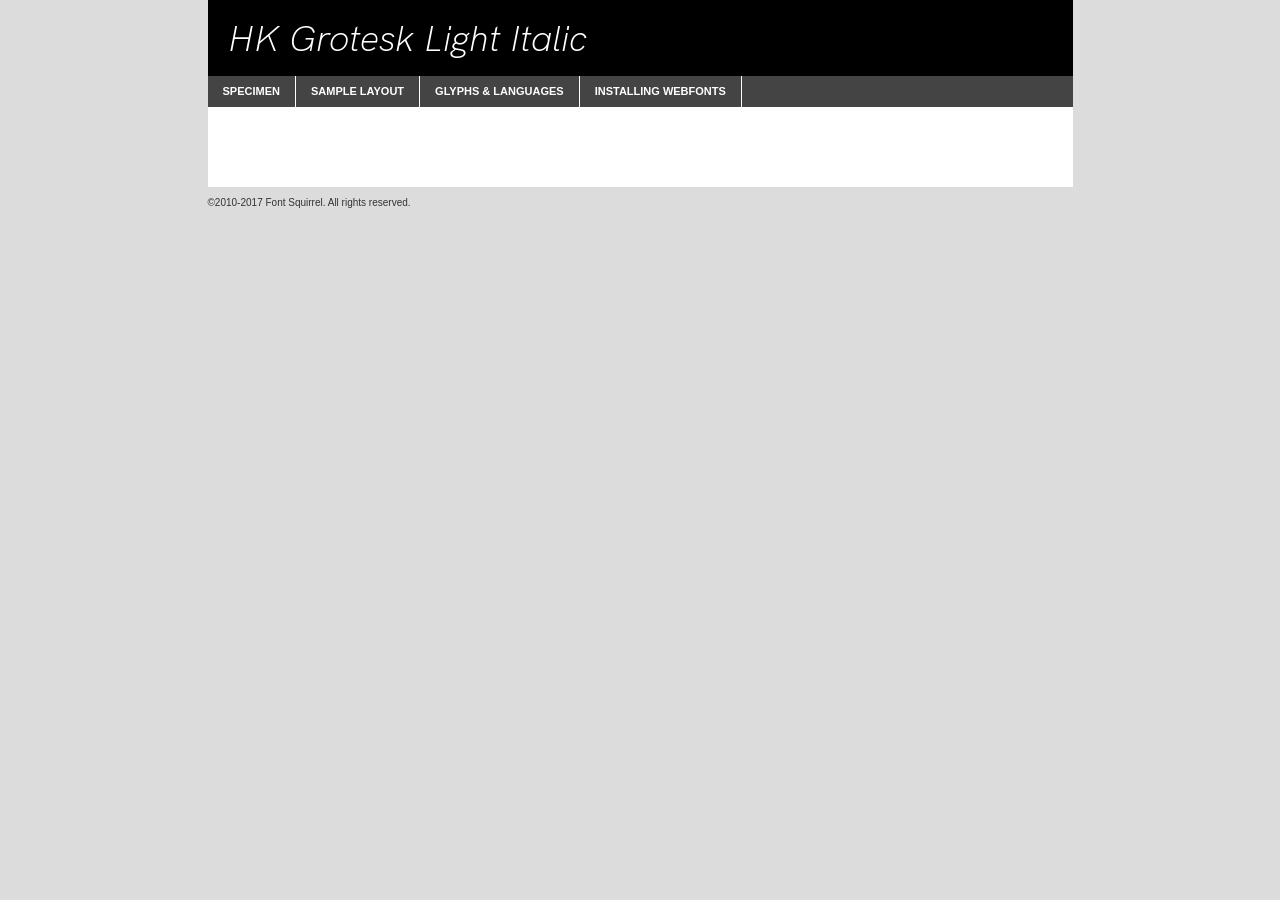
<file: css/hkgrotesk-lightitalic-demo.html>
<!DOCTYPE html PUBLIC "-//W3C//DTD XHTML 1.0 Transitional//EN"
	"http://www.w3.org/TR/xhtml1/DTD/xhtml1-transitional.dtd">

<html xmlns="http://www.w3.org/1999/xhtml" xml:lang="en" lang="en">
<head>
	<meta http-equiv="Content-Type" content="text/html; charset=utf-8" />
	<script src="http://ajax.googleapis.com/ajax/libs/jquery/1.7.2/jquery.min.js" type="text/javascript" charset="utf-8"></script>
	<script type="text/javascript">
	(function($){$.fn.easyTabs=function(option){var param=jQuery.extend({fadeSpeed:"fast",defaultContent:1,activeClass:'active'},option);$(this).each(function(){var thisId="#"+this.id;if(param.defaultContent==''){param.defaultContent=1;}
	if(typeof param.defaultContent=="number")
	{var defaultTab=$(thisId+" .tabs li:eq("+(param.defaultContent-1)+") a").attr('href').substr(1);}else{var defaultTab=param.defaultContent;}
	$(thisId+" .tabs li a").each(function(){var tabToHide=$(this).attr('href').substr(1);$("#"+tabToHide).addClass('easytabs-tab-content');});hideAll();changeContent(defaultTab);function hideAll(){$(thisId+" .easytabs-tab-content").hide();}
	function changeContent(tabId){hideAll();$(thisId+" .tabs li").removeClass(param.activeClass);$(thisId+" .tabs li a[href=#"+tabId+"]").closest('li').addClass(param.activeClass);if(param.fadeSpeed!="none")
	{$(thisId+" #"+tabId).fadeIn(param.fadeSpeed);}else{$(thisId+" #"+tabId).show();}}
	$(thisId+" .tabs li").click(function(){var tabId=$(this).find('a').attr('href').substr(1);changeContent(tabId);return false;});});}})(jQuery);
	</script>
	<link rel="stylesheet" href="specimen_files/specimen_stylesheet.css" type="text/css" charset="utf-8" />
	<link rel="stylesheet" href="stylesheet.css" type="text/css" charset="utf-8" />

	<style type="text/css">
					body{
				font-family: 'hk_grotesklight_italic';
							}
		</style>

	<title>HK Grotesk Light Italic Specimen</title>
	
	
	<script type="text/javascript" charset="utf-8">
		$(document).ready(function() {
			$('#container').easyTabs({defaultContent:1});
		});
	</script>
</head>

<body>
<div id="container">
	<div id="header">
		HK Grotesk Light Italic	</div>
	<ul class="tabs">
		<li><a href="#specimen">Specimen</a></li>
		<li><a href="#layout">Sample Layout</a></li>
				<li><a href="#glyphs">Glyphs &amp; Languages</a></li>
		<li><a href="#installing">Installing Webfonts</a></li>
		
	</ul>
	
	<div id="main_content">

		
			<div id="specimen">
		
				<div class="section">
					<div class="grid12 firstcol">
						<div class="huge">AaBb</div>
					</div>
				</div>
		
				<div class="section">
					<div class="glyph_range">A&#x200B;B&#x200b;C&#x200b;D&#x200b;E&#x200b;F&#x200b;G&#x200b;H&#x200b;I&#x200b;J&#x200b;K&#x200b;L&#x200b;M&#x200b;N&#x200b;O&#x200b;P&#x200b;Q&#x200b;R&#x200b;S&#x200b;T&#x200b;U&#x200b;V&#x200b;W&#x200b;X&#x200b;Y&#x200b;Z&#x200b;a&#x200b;b&#x200b;c&#x200b;d&#x200b;e&#x200b;f&#x200b;g&#x200b;h&#x200b;i&#x200b;j&#x200b;k&#x200b;l&#x200b;m&#x200b;n&#x200b;o&#x200b;p&#x200b;q&#x200b;r&#x200b;s&#x200b;t&#x200b;u&#x200b;v&#x200b;w&#x200b;x&#x200b;y&#x200b;z&#x200b;1&#x200b;2&#x200b;3&#x200b;4&#x200b;5&#x200b;6&#x200b;7&#x200b;8&#x200b;9&#x200b;0&#x200b;&amp;&#x200b;.&#x200b;,&#x200b;?&#x200b;!&#x200b;&#64;&#x200b;(&#x200b;)&#x200b;#&#x200b;$&#x200b;%&#x200b;*&#x200b;+&#x200b;-&#x200b;=&#x200b;:&#x200b;;</div>
				</div>
				<div class="section">
					<div class="grid12 firstcol">
						<table class="sample_table">
							<tr><td>10</td><td class="size10">abcdefghijklmnopqrstuvwxyzABCDEFGHIJKLMNOPQRSTUVWXYZ0123456789abcdefghijklmnopqrstuvwxyzABCDEFGHIJKLMNOPQRSTUVWXYZ0123456789abcdefghijklmnopqrstuvwxyzABCDEFGHIJKLMNOPQRSTUVWXYZ</td></tr>
							<tr><td>11</td><td class="size11">abcdefghijklmnopqrstuvwxyzABCDEFGHIJKLMNOPQRSTUVWXYZ0123456789abcdefghijklmnopqrstuvwxyzABCDEFGHIJKLMNOPQRSTUVWXYZ0123456789abcdefghijklmnopqrstuvwxyzABCDEFGHIJKLMNOPQRSTUVWXYZ</td></tr>
							<tr><td>12</td><td class="size12">abcdefghijklmnopqrstuvwxyzABCDEFGHIJKLMNOPQRSTUVWXYZ0123456789abcdefghijklmnopqrstuvwxyzABCDEFGHIJKLMNOPQRSTUVWXYZ0123456789abcdefghijklmnopqrstuvwxyzABCDEFGHIJKLMNOPQRSTUVWXYZ</td></tr>
							<tr><td>13</td><td class="size13">abcdefghijklmnopqrstuvwxyzABCDEFGHIJKLMNOPQRSTUVWXYZ0123456789abcdefghijklmnopqrstuvwxyzABCDEFGHIJKLMNOPQRSTUVWXYZ0123456789abcdefghijklmnopqrstuvwxyzABCDEFGHIJKLMNOPQRSTUVWXYZ</td></tr>
							<tr><td>14</td><td class="size14">abcdefghijklmnopqrstuvwxyzABCDEFGHIJKLMNOPQRSTUVWXYZ0123456789abcdefghijklmnopqrstuvwxyzABCDEFGHIJKLMNOPQRSTUVWXYZ0123456789abcdefghijklmnopqrstuvwxyzABCDEFGHIJKLMNOPQRSTUVWXYZ</td></tr>
							<tr><td>16</td><td class="size16">abcdefghijklmnopqrstuvwxyzABCDEFGHIJKLMNOPQRSTUVWXYZ0123456789abcdefghijklmnopqrstuvwxyzABCDEFGHIJKLMNOPQRSTUVWXYZ</td></tr>
							<tr><td>18</td><td class="size18">abcdefghijklmnopqrstuvwxyzABCDEFGHIJKLMNOPQRSTUVWXYZ0123456789abcdefghijklmnopqrstuvwxyzABCDEFGHIJKLMNOPQRSTUVWXYZ</td></tr>
							<tr><td>20</td><td class="size20">abcdefghijklmnopqrstuvwxyzABCDEFGHIJKLMNOPQRSTUVWXYZ0123456789abcdefghijklmnopqrstuvwxyzABCDEFGHIJKLMNOPQRSTUVWXYZ</td></tr>
							<tr><td>24</td><td class="size24">abcdefghijklmnopqrstuvwxyzABCDEFGHIJKLMNOPQRSTUVWXYZ0123456789abcdefghijklmnopqrstuvwxyzABCDEFGHIJKLMNOPQRSTUVWXYZ</td></tr>
							<tr><td>30</td><td class="size30">abcdefghijklmnopqrstuvwxyzABCDEFGHIJKLMNOPQRSTUVWXYZ0123456789abcdefghijklmnopqrstuvwxyzABCDEFGHIJKLMNOPQRSTUVWXYZ</td></tr>
							<tr><td>36</td><td class="size36">abcdefghijklmnopqrstuvwxyzABCDEFGHIJKLMNOPQRSTUVWXYZ0123456789abcdefghijklmnopqrstuvwxyzABCDEFGHIJKLMNOPQRSTUVWXYZ</td></tr>
							<tr><td>48</td><td class="size48">abcdefghijklmnopqrstuvwxyzABCDEFGHIJKLMNOPQRSTUVWXYZ0123456789abcdefghijklmnopqrstuvwxyzABCDEFGHIJKLMNOPQRSTUVWXYZ</td></tr>
							<tr><td>60</td><td class="size60">abcdefghijklmnopqrstuvwxyzABCDEFGHIJKLMNOPQRSTUVWXYZ0123456789abcdefghijklmnopqrstuvwxyzABCDEFGHIJKLMNOPQRSTUVWXYZ</td></tr>
							<tr><td>72</td><td class="size72">abcdefghijklmnopqrstuvwxyzABCDEFGHIJKLMNOPQRSTUVWXYZ0123456789abcdefghijklmnopqrstuvwxyzABCDEFGHIJKLMNOPQRSTUVWXYZ</td></tr>
							<tr><td>90</td><td class="size90">abcdefghijklmnopqrstuvwxyzABCDEFGHIJKLMNOPQRSTUVWXYZ0123456789abcdefghijklmnopqrstuvwxyzABCDEFGHIJKLMNOPQRSTUVWXYZ</td></tr>
						</table>
				
					</div>
			
				</div>
		
		
		
								<div class="section" id="bodycomparison">


										<div id="xheight">
				<div class="fontbody">&#x25FC;&#x25FC;&#x25FC;&#x25FC;&#x25FC;&#x25FC;&#x25FC;&#x25FC;&#x25FC;&#x25FC;&#x25FC;&#x25FC;&#x25FC;&#x25FC;&#x25FC;&#x25FC;&#x25FC;&#x25FC;&#x25FC;&#x25FC;&#x25FC;&#x25FC;&#x25FC;&#x25FC;&#x25FC;&#x25FC;&#x25FC;&#x25FC;&#x25FC;&#x25FC;&#x25FC;&#x25FC;&#x25FC;&#x25FC;&#x25FC;&#x25FC;&#x25FC;&#x25FC;&#x25FC;&#x25FC;&#x25FC;&#x25FC;&#x25FC;&#x25FC;&#x25FC;&#x25FC;&#x25FC;&#x25FC;&#x25FC;&#x25FC;&#x25FC;&#x25FC;&#x25FC;&#x25FC;&#x25FC;&#x25FC;&#x25FC;&#x25FC;&#x25FC;&#x25FC;&#x25FC;&#x25FC;&#x25FC;&#x25FC;&#x25FC;&#x25FC;&#x25FC;&#x25FC;&#x25FC;&#x25FC;&#x25FC;&#x25FC;&#x25FC;&#x25FC;&#x25FC;&#x25FC;&#x25FC;&#x25FC;&#x25FC;&#x25FC;&#x25FC;&#x25FC;&#x25FC;&#x25FC;&#x25FC;&#x25FC;&#x25FC;&#x25FC;&#x25FC;&#x25FC;&#x25FC;&#x25FC;&#x25FC;&#x25FC;&#x25FC;&#x25FC;&#x25FC;&#x25FC;&#x25FC;body</div><div class="arialbody">body</div><div class="verdanabody">body</div><div class="georgiabody">body</div></div>
										<div class="fontbody" style="z-index:1">
											body<span>HK Grotesk Light Italic</span>
										</div>
										<div class="arialbody" style="z-index:1">
											body<span>Arial</span>
										</div>
										<div class="verdanabody" style="z-index:1">
											body<span>Verdana</span>
										</div>
										<div class="georgiabody" style="z-index:1">
											body<span>Georgia</span>
										</div>



								</div>
		
		
				<div class="section psample psample_row1" id="">
					
					<div class="grid2 firstcol">
						<p class="size10"><span>10.</span>Aenean lacinia bibendum nulla sed consectetur. Fusce dapibus, tellus ac cursus commodo, tortor mauris condimentum nibh, ut fermentum massa justo sit amet risus. Nullam id dolor id nibh ultricies vehicula ut id elit. Cum sociis natoque penatibus et magnis dis parturient montes, nascetur ridiculus mus. Nulla vitae elit libero, a pharetra augue.</p>
			
					</div>
					<div class="grid3">
						<p class="size11"><span>11.</span>Aenean lacinia bibendum nulla sed consectetur. Fusce dapibus, tellus ac cursus commodo, tortor mauris condimentum nibh, ut fermentum massa justo sit amet risus. Nullam id dolor id nibh ultricies vehicula ut id elit. Cum sociis natoque penatibus et magnis dis parturient montes, nascetur ridiculus mus. Nulla vitae elit libero, a pharetra augue.</p>
			
					</div>
					<div class="grid3">
						<p class="size12"><span>12.</span>Aenean lacinia bibendum nulla sed consectetur. Fusce dapibus, tellus ac cursus commodo, tortor mauris condimentum nibh, ut fermentum massa justo sit amet risus. Nullam id dolor id nibh ultricies vehicula ut id elit. Cum sociis natoque penatibus et magnis dis parturient montes, nascetur ridiculus mus. Nulla vitae elit libero, a pharetra augue.</p>
			
					</div>
					<div class="grid4">
						<p class="size13"><span>13.</span>Aenean lacinia bibendum nulla sed consectetur. Fusce dapibus, tellus ac cursus commodo, tortor mauris condimentum nibh, ut fermentum massa justo sit amet risus. Nullam id dolor id nibh ultricies vehicula ut id elit. Cum sociis natoque penatibus et magnis dis parturient montes, nascetur ridiculus mus. Nulla vitae elit libero, a pharetra augue.</p>
			
					</div>
					<div class="white_blend"></div>
					
				</div>
				<div class="section psample psample_row2" id="">
					<div class="grid3 firstcol">
						<p class="size14"><span>14.</span>Aenean lacinia bibendum nulla sed consectetur. Fusce dapibus, tellus ac cursus commodo, tortor mauris condimentum nibh, ut fermentum massa justo sit amet risus. Nullam id dolor id nibh ultricies vehicula ut id elit. Cum sociis natoque penatibus et magnis dis parturient montes, nascetur ridiculus mus. Nulla vitae elit libero, a pharetra augue.</p>
			
					</div>
					<div class="grid4">
						<p class="size16"><span>16.</span>Aenean lacinia bibendum nulla sed consectetur. Fusce dapibus, tellus ac cursus commodo, tortor mauris condimentum nibh, ut fermentum massa justo sit amet risus. Nullam id dolor id nibh ultricies vehicula ut id elit. Cum sociis natoque penatibus et magnis dis parturient montes, nascetur ridiculus mus. Nulla vitae elit libero, a pharetra augue.</p>
			
					</div>
					<div class="grid5">
						<p class="size18"><span>18.</span>Aenean lacinia bibendum nulla sed consectetur. Fusce dapibus, tellus ac cursus commodo, tortor mauris condimentum nibh, ut fermentum massa justo sit amet risus. Nullam id dolor id nibh ultricies vehicula ut id elit. Cum sociis natoque penatibus et magnis dis parturient montes, nascetur ridiculus mus. Nulla vitae elit libero, a pharetra augue.</p>
			
					</div>

					<div class="white_blend"></div>

				</div>
				
				<div class="section psample psample_row3" id="">
					<div class="grid5 firstcol">
						<p class="size20"><span>20.</span>Aenean lacinia bibendum nulla sed consectetur. Fusce dapibus, tellus ac cursus commodo, tortor mauris condimentum nibh, ut fermentum massa justo sit amet risus. Nullam id dolor id nibh ultricies vehicula ut id elit. Cum sociis natoque penatibus et magnis dis parturient montes, nascetur ridiculus mus. Nulla vitae elit libero, a pharetra augue.</p>
					</div>
					<div class="grid7">
						<p class="size24"><span>24.</span>Aenean lacinia bibendum nulla sed consectetur. Fusce dapibus, tellus ac cursus commodo, tortor mauris condimentum nibh, ut fermentum massa justo sit amet risus. Nullam id dolor id nibh ultricies vehicula ut id elit. Cum sociis natoque penatibus et magnis dis parturient montes, nascetur ridiculus mus. Nulla vitae elit libero, a pharetra augue.</p>
					</div>
					
					<div class="white_blend"></div>
					
				</div>
				
				<div class="section psample psample_row4" id="">
					<div class="grid12 firstcol">
						<p class="size30"><span>30.</span>Aenean lacinia bibendum nulla sed consectetur. Fusce dapibus, tellus ac cursus commodo, tortor mauris condimentum nibh, ut fermentum massa justo sit amet risus. Nullam id dolor id nibh ultricies vehicula ut id elit. Cum sociis natoque penatibus et magnis dis parturient montes, nascetur ridiculus mus. Nulla vitae elit libero, a pharetra augue.</p>
					</div>
					<div class="white_blend"></div>
					
				</div>
				
				
				
				<div class="section psample psample_row1 fullreverse">
					<div class="grid2 firstcol">
						<p class="size10"><span>10.</span>Aenean lacinia bibendum nulla sed consectetur. Fusce dapibus, tellus ac cursus commodo, tortor mauris condimentum nibh, ut fermentum massa justo sit amet risus. Nullam id dolor id nibh ultricies vehicula ut id elit. Cum sociis natoque penatibus et magnis dis parturient montes, nascetur ridiculus mus. Nulla vitae elit libero, a pharetra augue.</p>
			
					</div>
					<div class="grid3">
						<p class="size11"><span>11.</span>Aenean lacinia bibendum nulla sed consectetur. Fusce dapibus, tellus ac cursus commodo, tortor mauris condimentum nibh, ut fermentum massa justo sit amet risus. Nullam id dolor id nibh ultricies vehicula ut id elit. Cum sociis natoque penatibus et magnis dis parturient montes, nascetur ridiculus mus. Nulla vitae elit libero, a pharetra augue.</p>
			
					</div>
					<div class="grid3">
						<p class="size12"><span>12.</span>Aenean lacinia bibendum nulla sed consectetur. Fusce dapibus, tellus ac cursus commodo, tortor mauris condimentum nibh, ut fermentum massa justo sit amet risus. Nullam id dolor id nibh ultricies vehicula ut id elit. Cum sociis natoque penatibus et magnis dis parturient montes, nascetur ridiculus mus. Nulla vitae elit libero, a pharetra augue.</p>
			
					</div>
					<div class="grid4">
						<p class="size13"><span>13.</span>Aenean lacinia bibendum nulla sed consectetur. Fusce dapibus, tellus ac cursus commodo, tortor mauris condimentum nibh, ut fermentum massa justo sit amet risus. Nullam id dolor id nibh ultricies vehicula ut id elit. Cum sociis natoque penatibus et magnis dis parturient montes, nascetur ridiculus mus. Nulla vitae elit libero, a pharetra augue.</p>
			
					</div>
					<div class="black_blend"></div>
					
				</div>
				
				<div class="section psample psample_row2 fullreverse">
					<div class="grid3 firstcol">
						<p class="size14"><span>14.</span>Aenean lacinia bibendum nulla sed consectetur. Fusce dapibus, tellus ac cursus commodo, tortor mauris condimentum nibh, ut fermentum massa justo sit amet risus. Nullam id dolor id nibh ultricies vehicula ut id elit. Cum sociis natoque penatibus et magnis dis parturient montes, nascetur ridiculus mus. Nulla vitae elit libero, a pharetra augue.</p>
			
					</div>
					<div class="grid4">
						<p class="size16"><span>16.</span>Aenean lacinia bibendum nulla sed consectetur. Fusce dapibus, tellus ac cursus commodo, tortor mauris condimentum nibh, ut fermentum massa justo sit amet risus. Nullam id dolor id nibh ultricies vehicula ut id elit. Cum sociis natoque penatibus et magnis dis parturient montes, nascetur ridiculus mus. Nulla vitae elit libero, a pharetra augue.</p>
			
					</div>
					<div class="grid5">
						<p class="size18"><span>18.</span>Aenean lacinia bibendum nulla sed consectetur. Fusce dapibus, tellus ac cursus commodo, tortor mauris condimentum nibh, ut fermentum massa justo sit amet risus. Nullam id dolor id nibh ultricies vehicula ut id elit. Cum sociis natoque penatibus et magnis dis parturient montes, nascetur ridiculus mus. Nulla vitae elit libero, a pharetra augue.</p>
			
					</div>
					<div class="black_blend"></div>

				</div>
				
				<div class="section psample fullreverse psample_row3" id="">
					<div class="grid5 firstcol">
						<p class="size20"><span>20.</span>Aenean lacinia bibendum nulla sed consectetur. Fusce dapibus, tellus ac cursus commodo, tortor mauris condimentum nibh, ut fermentum massa justo sit amet risus. Nullam id dolor id nibh ultricies vehicula ut id elit. Cum sociis natoque penatibus et magnis dis parturient montes, nascetur ridiculus mus. Nulla vitae elit libero, a pharetra augue.</p>
					</div>
					<div class="grid7">
						<p class="size24"><span>24.</span>Aenean lacinia bibendum nulla sed consectetur. Fusce dapibus, tellus ac cursus commodo, tortor mauris condimentum nibh, ut fermentum massa justo sit amet risus. Nullam id dolor id nibh ultricies vehicula ut id elit. Cum sociis natoque penatibus et magnis dis parturient montes, nascetur ridiculus mus. Nulla vitae elit libero, a pharetra augue.</p>
					</div>
					
					<div class="black_blend"></div>
					
				</div>
				
				<div class="section psample fullreverse psample_row4" id="" style="border-bottom: 20px #000 solid;">
					<div class="grid12 firstcol">
						<p class="size30"><span>30.</span>Aenean lacinia bibendum nulla sed consectetur. Fusce dapibus, tellus ac cursus commodo, tortor mauris condimentum nibh, ut fermentum massa justo sit amet risus. Nullam id dolor id nibh ultricies vehicula ut id elit. Cum sociis natoque penatibus et magnis dis parturient montes, nascetur ridiculus mus. Nulla vitae elit libero, a pharetra augue.</p>
					</div>
					<div class="black_blend"></div>
					
				</div>
				
				
				
				
			</div>
			
			<div id="layout">
				
				<div class="section">
					
					<div class="grid12 firstcol">
						<h1>Lorem Ipsum Dolor</h1>
						<h2>Etiam porta sem malesuada magna mollis euismod</h2>
						
						<p class="byline">By <a href="#link">Aenean Lacinia</a></p>
					</div>
				</div>
				<div class="section">
					<div class="grid8 firstcol">
						<p class="large">Donec sed odio dui. Morbi leo risus, porta ac consectetur ac, vestibulum at eros. Fusce dapibus, tellus ac cursus commodo, tortor mauris condimentum nibh, ut fermentum massa justo sit amet risus. </p>

						
						<h3>Pellentesque ornare sem</h3>

						<p>Maecenas sed diam eget risus varius blandit sit amet non magna. Maecenas faucibus mollis interdum. Donec ullamcorper nulla non metus auctor fringilla. Nullam id dolor id nibh ultricies vehicula ut id elit. Nullam id dolor id nibh ultricies vehicula ut id elit. </p>

						<p>Aenean eu leo quam. Pellentesque ornare sem lacinia quam venenatis vestibulum. Lorem ipsum dolor sit amet, consectetur adipiscing elit. Cum sociis natoque penatibus et magnis dis parturient montes, nascetur ridiculus mus. </p>

						<p>Nulla vitae elit libero, a pharetra augue. Praesent commodo cursus magna, vel scelerisque nisl consectetur et. Aenean lacinia bibendum nulla sed consectetur. </p>

						<p>Nullam quis risus eget urna mollis ornare vel eu leo. Nullam quis risus eget urna mollis ornare vel eu leo. Maecenas sed diam eget risus varius blandit sit amet non magna. Donec ullamcorper nulla non metus auctor fringilla. </p>

						<h3>Cras mattis consectetur</h3>

						<p>Aenean eu leo quam. Pellentesque ornare sem lacinia quam venenatis vestibulum. Aenean lacinia bibendum nulla sed consectetur. Integer posuere erat a ante venenatis dapibus posuere velit aliquet. Cras mattis consectetur purus sit amet fermentum. </p>

						<p>Nullam id dolor id nibh ultricies vehicula ut id elit. Nullam quis risus eget urna mollis ornare vel eu leo. Cras mattis consectetur purus sit amet fermentum.</p>
					</div>
					
					<div class="grid4 sidebar">
						
						<div class="box reverse">
							<p class="last">Nullam quis risus eget urna mollis ornare vel eu leo. Donec ullamcorper nulla non metus auctor fringilla. Cras mattis consectetur purus sit amet fermentum. Sed posuere consectetur est at lobortis. Lorem ipsum dolor sit amet, consectetur adipiscing elit. </p>
						</div>
						
						<p class="caption">Maecenas sed diam eget risus varius.</p>

						<p>Vestibulum id ligula porta felis euismod semper. Integer posuere erat a ante venenatis dapibus posuere velit aliquet. Vestibulum id ligula porta felis euismod semper. Sed posuere consectetur est at lobortis. Maecenas sed diam eget risus varius blandit sit amet non magna. Fusce dapibus, tellus ac cursus commodo, tortor mauris condimentum nibh, ut fermentum massa justo sit amet risus. </p>

					

						<p>Duis mollis, est non commodo luctus, nisi erat porttitor ligula, eget lacinia odio sem nec elit. Aenean lacinia bibendum nulla sed consectetur. Vivamus sagittis lacus vel augue laoreet rutrum faucibus dolor auctor. Aenean lacinia bibendum nulla sed consectetur. Nullam quis risus eget urna mollis ornare vel eu leo. </p>

						<p>Praesent commodo cursus magna, vel scelerisque nisl consectetur et. Donec ullamcorper nulla non metus auctor fringilla. Maecenas faucibus mollis interdum. Fusce dapibus, tellus ac cursus commodo, tortor mauris condimentum nibh, ut fermentum massa justo sit amet risus. </p>

					</div>
				</div>
				
			</div>


			



		<div id="glyphs">
			<div class="section">
				<div class="grid12 firstcol">
			
				<h1>Language Support</h1>
				<p>The subset of HK Grotesk Light Italic in this kit supports the following languages:<br />
			
					Afrikaans, Albanian, Basque, Bosnian, Breton, Chamorro, Chichewa_nyanja, Croatian, Czech, Danish, Dutch, English, Estonian, Faroese, Finnish, French, Frisian, Galician, German, Hungarian, Icelandic, Italian, Latvian, Lithuanian, Malagasy, Maltese, Norwegian, Polish, Portuguese, Romanian, Slovak, Slovenian, Spanish, Swedish, Turkish, Welsh, Alsatian, Aragonese, Arapaho, Aromanian, Arrernte, Asturian, Aymara, Bislama, Cebuano, Cheyenne, Cimbrian, Corsican, Fijian, French_creole, Friulian, Genoese, Gilbertese, Greenlandic, Guarani, Haitian_creole, Hawaiian, Hiligaynon, Hmong, Hopi, Ibanag, Iloko_ilokano, Indonesian, Interglossa_glosa, Interlingua, Irish_gaelic, Istro-romanian, Jerriais, Kashubian, Kurdish_kurmanji, Ladin, Lojban, Lombard, Low_saxon, Luxembourgeois, Manx, Maori, Megleno-romanian, Mohawk, Nahuatl, Norfolk_pitcairnese, Northern_sotho, Occitan, Oromo, Pangasinan, Papiamento, Piedmontese, Potawatomi, Rhaeto-romance, Romansh, Rotokas, Sami_inari, Sami_lule, Samoan, Sardinian, Scots_gaelic, Seychelles_creole, Shona, Sicilian, Somali, Southern_ndebele, Southern_sotho, Swahili, Swati_swazi, Tagalog_filipino_pilipino, Tahitian, Tausug, Tetum, Tok_pisin, Tongan, Tswana, Turkmen, Turkmen_latinized, Tuvaluan, Uyghur_latinized, Veps, Volapuk, Votic_latinized, Walloon, Warlpiri, Xhosa, Yapese, Zulu, Latinbasic, Ubasic, Demo, Vietnamese				</p>
				<h1>Glyph Chart</h1>
				<p>The subset of HK Grotesk Light Italic in this kit includes all the glyphs listed below. Unicode entities are included above each glyph to help you insert individual characters into your layout.</p>
				<div id="glyph_chart">
			
																				 <div><p>&amp;#32;</p>&#32;</div>
																				 <div><p>&amp;#33;</p>&#33;</div>
																				 <div><p>&amp;#34;</p>&#34;</div>
																				 <div><p>&amp;#35;</p>&#35;</div>
																				 <div><p>&amp;#36;</p>&#36;</div>
																				 <div><p>&amp;#37;</p>&#37;</div>
																				 <div><p>&amp;#38;</p>&#38;</div>
																				 <div><p>&amp;#39;</p>&#39;</div>
																				 <div><p>&amp;#40;</p>&#40;</div>
																				 <div><p>&amp;#41;</p>&#41;</div>
																				 <div><p>&amp;#42;</p>&#42;</div>
																				 <div><p>&amp;#43;</p>&#43;</div>
																				 <div><p>&amp;#44;</p>&#44;</div>
																				 <div><p>&amp;#45;</p>&#45;</div>
																				 <div><p>&amp;#46;</p>&#46;</div>
																				 <div><p>&amp;#47;</p>&#47;</div>
																				 <div><p>&amp;#48;</p>&#48;</div>
																				 <div><p>&amp;#49;</p>&#49;</div>
																				 <div><p>&amp;#50;</p>&#50;</div>
																				 <div><p>&amp;#51;</p>&#51;</div>
																				 <div><p>&amp;#52;</p>&#52;</div>
																				 <div><p>&amp;#53;</p>&#53;</div>
																				 <div><p>&amp;#54;</p>&#54;</div>
																				 <div><p>&amp;#55;</p>&#55;</div>
																				 <div><p>&amp;#56;</p>&#56;</div>
																				 <div><p>&amp;#57;</p>&#57;</div>
																				 <div><p>&amp;#58;</p>&#58;</div>
																				 <div><p>&amp;#59;</p>&#59;</div>
																				 <div><p>&amp;#60;</p>&#60;</div>
																				 <div><p>&amp;#61;</p>&#61;</div>
																				 <div><p>&amp;#62;</p>&#62;</div>
																				 <div><p>&amp;#63;</p>&#63;</div>
																				 <div><p>&amp;#64;</p>&#64;</div>
																				 <div><p>&amp;#65;</p>&#65;</div>
																				 <div><p>&amp;#66;</p>&#66;</div>
																				 <div><p>&amp;#67;</p>&#67;</div>
																				 <div><p>&amp;#68;</p>&#68;</div>
																				 <div><p>&amp;#69;</p>&#69;</div>
																				 <div><p>&amp;#70;</p>&#70;</div>
																				 <div><p>&amp;#71;</p>&#71;</div>
																				 <div><p>&amp;#72;</p>&#72;</div>
																				 <div><p>&amp;#73;</p>&#73;</div>
																				 <div><p>&amp;#74;</p>&#74;</div>
																				 <div><p>&amp;#75;</p>&#75;</div>
																				 <div><p>&amp;#76;</p>&#76;</div>
																				 <div><p>&amp;#77;</p>&#77;</div>
																				 <div><p>&amp;#78;</p>&#78;</div>
																				 <div><p>&amp;#79;</p>&#79;</div>
																				 <div><p>&amp;#80;</p>&#80;</div>
																				 <div><p>&amp;#81;</p>&#81;</div>
																				 <div><p>&amp;#82;</p>&#82;</div>
																				 <div><p>&amp;#83;</p>&#83;</div>
																				 <div><p>&amp;#84;</p>&#84;</div>
																				 <div><p>&amp;#85;</p>&#85;</div>
																				 <div><p>&amp;#86;</p>&#86;</div>
																				 <div><p>&amp;#87;</p>&#87;</div>
																				 <div><p>&amp;#88;</p>&#88;</div>
																				 <div><p>&amp;#89;</p>&#89;</div>
																				 <div><p>&amp;#90;</p>&#90;</div>
																				 <div><p>&amp;#91;</p>&#91;</div>
																				 <div><p>&amp;#92;</p>&#92;</div>
																				 <div><p>&amp;#93;</p>&#93;</div>
																				 <div><p>&amp;#94;</p>&#94;</div>
																				 <div><p>&amp;#95;</p>&#95;</div>
																				 <div><p>&amp;#96;</p>&#96;</div>
																				 <div><p>&amp;#97;</p>&#97;</div>
																				 <div><p>&amp;#98;</p>&#98;</div>
																				 <div><p>&amp;#99;</p>&#99;</div>
																				 <div><p>&amp;#100;</p>&#100;</div>
																				 <div><p>&amp;#101;</p>&#101;</div>
																				 <div><p>&amp;#102;</p>&#102;</div>
																				 <div><p>&amp;#103;</p>&#103;</div>
																				 <div><p>&amp;#104;</p>&#104;</div>
																				 <div><p>&amp;#105;</p>&#105;</div>
																				 <div><p>&amp;#106;</p>&#106;</div>
																				 <div><p>&amp;#107;</p>&#107;</div>
																				 <div><p>&amp;#108;</p>&#108;</div>
																				 <div><p>&amp;#109;</p>&#109;</div>
																				 <div><p>&amp;#110;</p>&#110;</div>
																				 <div><p>&amp;#111;</p>&#111;</div>
																				 <div><p>&amp;#112;</p>&#112;</div>
																				 <div><p>&amp;#113;</p>&#113;</div>
																				 <div><p>&amp;#114;</p>&#114;</div>
																				 <div><p>&amp;#115;</p>&#115;</div>
																				 <div><p>&amp;#116;</p>&#116;</div>
																				 <div><p>&amp;#117;</p>&#117;</div>
																				 <div><p>&amp;#118;</p>&#118;</div>
																				 <div><p>&amp;#119;</p>&#119;</div>
																				 <div><p>&amp;#120;</p>&#120;</div>
																				 <div><p>&amp;#121;</p>&#121;</div>
																				 <div><p>&amp;#122;</p>&#122;</div>
																				 <div><p>&amp;#123;</p>&#123;</div>
																				 <div><p>&amp;#124;</p>&#124;</div>
																				 <div><p>&amp;#125;</p>&#125;</div>
																				 <div><p>&amp;#126;</p>&#126;</div>
																				 <div><p>&amp;#160;</p>&#160;</div>
																				 <div><p>&amp;#161;</p>&#161;</div>
																				 <div><p>&amp;#162;</p>&#162;</div>
																				 <div><p>&amp;#163;</p>&#163;</div>
																				 <div><p>&amp;#164;</p>&#164;</div>
																				 <div><p>&amp;#165;</p>&#165;</div>
																				 <div><p>&amp;#166;</p>&#166;</div>
																				 <div><p>&amp;#167;</p>&#167;</div>
																				 <div><p>&amp;#168;</p>&#168;</div>
																				 <div><p>&amp;#169;</p>&#169;</div>
																				 <div><p>&amp;#170;</p>&#170;</div>
																				 <div><p>&amp;#171;</p>&#171;</div>
																				 <div><p>&amp;#172;</p>&#172;</div>
																				 <div><p>&amp;#173;</p>&#173;</div>
																				 <div><p>&amp;#174;</p>&#174;</div>
																				 <div><p>&amp;#175;</p>&#175;</div>
																				 <div><p>&amp;#176;</p>&#176;</div>
																				 <div><p>&amp;#177;</p>&#177;</div>
																				 <div><p>&amp;#180;</p>&#180;</div>
																				 <div><p>&amp;#181;</p>&#181;</div>
																				 <div><p>&amp;#182;</p>&#182;</div>
																				 <div><p>&amp;#183;</p>&#183;</div>
																				 <div><p>&amp;#184;</p>&#184;</div>
																				 <div><p>&amp;#186;</p>&#186;</div>
																				 <div><p>&amp;#187;</p>&#187;</div>
																				 <div><p>&amp;#191;</p>&#191;</div>
																				 <div><p>&amp;#192;</p>&#192;</div>
																				 <div><p>&amp;#193;</p>&#193;</div>
																				 <div><p>&amp;#194;</p>&#194;</div>
																				 <div><p>&amp;#195;</p>&#195;</div>
																				 <div><p>&amp;#196;</p>&#196;</div>
																				 <div><p>&amp;#197;</p>&#197;</div>
																				 <div><p>&amp;#198;</p>&#198;</div>
																				 <div><p>&amp;#199;</p>&#199;</div>
																				 <div><p>&amp;#200;</p>&#200;</div>
																				 <div><p>&amp;#201;</p>&#201;</div>
																				 <div><p>&amp;#202;</p>&#202;</div>
																				 <div><p>&amp;#203;</p>&#203;</div>
																				 <div><p>&amp;#204;</p>&#204;</div>
																				 <div><p>&amp;#205;</p>&#205;</div>
																				 <div><p>&amp;#206;</p>&#206;</div>
																				 <div><p>&amp;#207;</p>&#207;</div>
																				 <div><p>&amp;#208;</p>&#208;</div>
																				 <div><p>&amp;#209;</p>&#209;</div>
																				 <div><p>&amp;#210;</p>&#210;</div>
																				 <div><p>&amp;#211;</p>&#211;</div>
																				 <div><p>&amp;#212;</p>&#212;</div>
																				 <div><p>&amp;#213;</p>&#213;</div>
																				 <div><p>&amp;#214;</p>&#214;</div>
																				 <div><p>&amp;#215;</p>&#215;</div>
																				 <div><p>&amp;#216;</p>&#216;</div>
																				 <div><p>&amp;#217;</p>&#217;</div>
																				 <div><p>&amp;#218;</p>&#218;</div>
																				 <div><p>&amp;#219;</p>&#219;</div>
																				 <div><p>&amp;#220;</p>&#220;</div>
																				 <div><p>&amp;#221;</p>&#221;</div>
																				 <div><p>&amp;#222;</p>&#222;</div>
																				 <div><p>&amp;#223;</p>&#223;</div>
																				 <div><p>&amp;#224;</p>&#224;</div>
																				 <div><p>&amp;#225;</p>&#225;</div>
																				 <div><p>&amp;#226;</p>&#226;</div>
																				 <div><p>&amp;#227;</p>&#227;</div>
																				 <div><p>&amp;#228;</p>&#228;</div>
																				 <div><p>&amp;#229;</p>&#229;</div>
																				 <div><p>&amp;#230;</p>&#230;</div>
																				 <div><p>&amp;#231;</p>&#231;</div>
																				 <div><p>&amp;#232;</p>&#232;</div>
																				 <div><p>&amp;#233;</p>&#233;</div>
																				 <div><p>&amp;#234;</p>&#234;</div>
																				 <div><p>&amp;#235;</p>&#235;</div>
																				 <div><p>&amp;#236;</p>&#236;</div>
																				 <div><p>&amp;#237;</p>&#237;</div>
																				 <div><p>&amp;#238;</p>&#238;</div>
																				 <div><p>&amp;#239;</p>&#239;</div>
																				 <div><p>&amp;#240;</p>&#240;</div>
																				 <div><p>&amp;#241;</p>&#241;</div>
																				 <div><p>&amp;#242;</p>&#242;</div>
																				 <div><p>&amp;#243;</p>&#243;</div>
																				 <div><p>&amp;#244;</p>&#244;</div>
																				 <div><p>&amp;#245;</p>&#245;</div>
																				 <div><p>&amp;#246;</p>&#246;</div>
																				 <div><p>&amp;#247;</p>&#247;</div>
																				 <div><p>&amp;#248;</p>&#248;</div>
																				 <div><p>&amp;#249;</p>&#249;</div>
																				 <div><p>&amp;#250;</p>&#250;</div>
																				 <div><p>&amp;#251;</p>&#251;</div>
																				 <div><p>&amp;#252;</p>&#252;</div>
																				 <div><p>&amp;#253;</p>&#253;</div>
																				 <div><p>&amp;#254;</p>&#254;</div>
																				 <div><p>&amp;#255;</p>&#255;</div>
																				 <div><p>&amp;#256;</p>&#256;</div>
																				 <div><p>&amp;#257;</p>&#257;</div>
																				 <div><p>&amp;#258;</p>&#258;</div>
																				 <div><p>&amp;#259;</p>&#259;</div>
																				 <div><p>&amp;#260;</p>&#260;</div>
																				 <div><p>&amp;#261;</p>&#261;</div>
																				 <div><p>&amp;#262;</p>&#262;</div>
																				 <div><p>&amp;#263;</p>&#263;</div>
																				 <div><p>&amp;#266;</p>&#266;</div>
																				 <div><p>&amp;#267;</p>&#267;</div>
																				 <div><p>&amp;#268;</p>&#268;</div>
																				 <div><p>&amp;#269;</p>&#269;</div>
																				 <div><p>&amp;#270;</p>&#270;</div>
																				 <div><p>&amp;#271;</p>&#271;</div>
																				 <div><p>&amp;#272;</p>&#272;</div>
																				 <div><p>&amp;#273;</p>&#273;</div>
																				 <div><p>&amp;#274;</p>&#274;</div>
																				 <div><p>&amp;#275;</p>&#275;</div>
																				 <div><p>&amp;#278;</p>&#278;</div>
																				 <div><p>&amp;#279;</p>&#279;</div>
																				 <div><p>&amp;#280;</p>&#280;</div>
																				 <div><p>&amp;#281;</p>&#281;</div>
																				 <div><p>&amp;#282;</p>&#282;</div>
																				 <div><p>&amp;#283;</p>&#283;</div>
																				 <div><p>&amp;#286;</p>&#286;</div>
																				 <div><p>&amp;#287;</p>&#287;</div>
																				 <div><p>&amp;#288;</p>&#288;</div>
																				 <div><p>&amp;#289;</p>&#289;</div>
																				 <div><p>&amp;#290;</p>&#290;</div>
																				 <div><p>&amp;#291;</p>&#291;</div>
																				 <div><p>&amp;#294;</p>&#294;</div>
																				 <div><p>&amp;#295;</p>&#295;</div>
																				 <div><p>&amp;#296;</p>&#296;</div>
																				 <div><p>&amp;#297;</p>&#297;</div>
																				 <div><p>&amp;#298;</p>&#298;</div>
																				 <div><p>&amp;#299;</p>&#299;</div>
																				 <div><p>&amp;#302;</p>&#302;</div>
																				 <div><p>&amp;#303;</p>&#303;</div>
																				 <div><p>&amp;#304;</p>&#304;</div>
																				 <div><p>&amp;#305;</p>&#305;</div>
																				 <div><p>&amp;#310;</p>&#310;</div>
																				 <div><p>&amp;#311;</p>&#311;</div>
																				 <div><p>&amp;#312;</p>&#312;</div>
																				 <div><p>&amp;#313;</p>&#313;</div>
																				 <div><p>&amp;#314;</p>&#314;</div>
																				 <div><p>&amp;#315;</p>&#315;</div>
																				 <div><p>&amp;#316;</p>&#316;</div>
																				 <div><p>&amp;#317;</p>&#317;</div>
																				 <div><p>&amp;#318;</p>&#318;</div>
																				 <div><p>&amp;#321;</p>&#321;</div>
																				 <div><p>&amp;#322;</p>&#322;</div>
																				 <div><p>&amp;#323;</p>&#323;</div>
																				 <div><p>&amp;#324;</p>&#324;</div>
																				 <div><p>&amp;#325;</p>&#325;</div>
																				 <div><p>&amp;#326;</p>&#326;</div>
																				 <div><p>&amp;#327;</p>&#327;</div>
																				 <div><p>&amp;#328;</p>&#328;</div>
																				 <div><p>&amp;#329;</p>&#329;</div>
																				 <div><p>&amp;#330;</p>&#330;</div>
																				 <div><p>&amp;#331;</p>&#331;</div>
																				 <div><p>&amp;#332;</p>&#332;</div>
																				 <div><p>&amp;#333;</p>&#333;</div>
																				 <div><p>&amp;#336;</p>&#336;</div>
																				 <div><p>&amp;#337;</p>&#337;</div>
																				 <div><p>&amp;#338;</p>&#338;</div>
																				 <div><p>&amp;#339;</p>&#339;</div>
																				 <div><p>&amp;#340;</p>&#340;</div>
																				 <div><p>&amp;#341;</p>&#341;</div>
																				 <div><p>&amp;#342;</p>&#342;</div>
																				 <div><p>&amp;#343;</p>&#343;</div>
																				 <div><p>&amp;#344;</p>&#344;</div>
																				 <div><p>&amp;#345;</p>&#345;</div>
																				 <div><p>&amp;#346;</p>&#346;</div>
																				 <div><p>&amp;#347;</p>&#347;</div>
																				 <div><p>&amp;#350;</p>&#350;</div>
																				 <div><p>&amp;#351;</p>&#351;</div>
																				 <div><p>&amp;#352;</p>&#352;</div>
																				 <div><p>&amp;#353;</p>&#353;</div>
																				 <div><p>&amp;#354;</p>&#354;</div>
																				 <div><p>&amp;#355;</p>&#355;</div>
																				 <div><p>&amp;#356;</p>&#356;</div>
																				 <div><p>&amp;#357;</p>&#357;</div>
																				 <div><p>&amp;#358;</p>&#358;</div>
																				 <div><p>&amp;#359;</p>&#359;</div>
																				 <div><p>&amp;#360;</p>&#360;</div>
																				 <div><p>&amp;#361;</p>&#361;</div>
																				 <div><p>&amp;#362;</p>&#362;</div>
																				 <div><p>&amp;#363;</p>&#363;</div>
																				 <div><p>&amp;#366;</p>&#366;</div>
																				 <div><p>&amp;#367;</p>&#367;</div>
																				 <div><p>&amp;#368;</p>&#368;</div>
																				 <div><p>&amp;#369;</p>&#369;</div>
																				 <div><p>&amp;#370;</p>&#370;</div>
																				 <div><p>&amp;#371;</p>&#371;</div>
																				 <div><p>&amp;#372;</p>&#372;</div>
																				 <div><p>&amp;#373;</p>&#373;</div>
																				 <div><p>&amp;#374;</p>&#374;</div>
																				 <div><p>&amp;#375;</p>&#375;</div>
																				 <div><p>&amp;#376;</p>&#376;</div>
																				 <div><p>&amp;#377;</p>&#377;</div>
																				 <div><p>&amp;#378;</p>&#378;</div>
																				 <div><p>&amp;#379;</p>&#379;</div>
																				 <div><p>&amp;#380;</p>&#380;</div>
																				 <div><p>&amp;#381;</p>&#381;</div>
																				 <div><p>&amp;#382;</p>&#382;</div>
																				 <div><p>&amp;#402;</p>&#402;</div>
																				 <div><p>&amp;#416;</p>&#416;</div>
																				 <div><p>&amp;#417;</p>&#417;</div>
																				 <div><p>&amp;#431;</p>&#431;</div>
																				 <div><p>&amp;#432;</p>&#432;</div>
																				 <div><p>&amp;#461;</p>&#461;</div>
																				 <div><p>&amp;#462;</p>&#462;</div>
																				 <div><p>&amp;#463;</p>&#463;</div>
																				 <div><p>&amp;#464;</p>&#464;</div>
																				 <div><p>&amp;#465;</p>&#465;</div>
																				 <div><p>&amp;#466;</p>&#466;</div>
																				 <div><p>&amp;#467;</p>&#467;</div>
																				 <div><p>&amp;#468;</p>&#468;</div>
																				 <div><p>&amp;#469;</p>&#469;</div>
																				 <div><p>&amp;#470;</p>&#470;</div>
																				 <div><p>&amp;#471;</p>&#471;</div>
																				 <div><p>&amp;#472;</p>&#472;</div>
																				 <div><p>&amp;#473;</p>&#473;</div>
																				 <div><p>&amp;#474;</p>&#474;</div>
																				 <div><p>&amp;#475;</p>&#475;</div>
																				 <div><p>&amp;#476;</p>&#476;</div>
																				 <div><p>&amp;#536;</p>&#536;</div>
																				 <div><p>&amp;#537;</p>&#537;</div>
																				 <div><p>&amp;#538;</p>&#538;</div>
																				 <div><p>&amp;#539;</p>&#539;</div>
																				 <div><p>&amp;#567;</p>&#567;</div>
																				 <div><p>&amp;#710;</p>&#710;</div>
																				 <div><p>&amp;#711;</p>&#711;</div>
																				 <div><p>&amp;#728;</p>&#728;</div>
																				 <div><p>&amp;#729;</p>&#729;</div>
																				 <div><p>&amp;#730;</p>&#730;</div>
																				 <div><p>&amp;#731;</p>&#731;</div>
																				 <div><p>&amp;#732;</p>&#732;</div>
																				 <div><p>&amp;#733;</p>&#733;</div>
																				 <div><p>&amp;#757;</p>&#757;</div>
																				 <div><p>&amp;#758;</p>&#758;</div>
																				 <div><p>&amp;#768;</p>&#768;</div>
																				 <div><p>&amp;#769;</p>&#769;</div>
																				 <div><p>&amp;#770;</p>&#770;</div>
																				 <div><p>&amp;#771;</p>&#771;</div>
																				 <div><p>&amp;#772;</p>&#772;</div>
																				 <div><p>&amp;#774;</p>&#774;</div>
																				 <div><p>&amp;#775;</p>&#775;</div>
																				 <div><p>&amp;#776;</p>&#776;</div>
																				 <div><p>&amp;#777;</p>&#777;</div>
																				 <div><p>&amp;#778;</p>&#778;</div>
																				 <div><p>&amp;#779;</p>&#779;</div>
																				 <div><p>&amp;#780;</p>&#780;</div>
																				 <div><p>&amp;#783;</p>&#783;</div>
																				 <div><p>&amp;#786;</p>&#786;</div>
																				 <div><p>&amp;#795;</p>&#795;</div>
																				 <div><p>&amp;#803;</p>&#803;</div>
																				 <div><p>&amp;#806;</p>&#806;</div>
																				 <div><p>&amp;#807;</p>&#807;</div>
																				 <div><p>&amp;#808;</p>&#808;</div>
																				 <div><p>&amp;#821;</p>&#821;</div>
																				 <div><p>&amp;#822;</p>&#822;</div>
																				 <div><p>&amp;#823;</p>&#823;</div>
																				 <div><p>&amp;#824;</p>&#824;</div>
																				 <div><p>&amp;#916;</p>&#916;</div>
																				 <div><p>&amp;#937;</p>&#937;</div>
																				 <div><p>&amp;#956;</p>&#956;</div>
																				 <div><p>&amp;#960;</p>&#960;</div>
																				 <div><p>&amp;#7808;</p>&#7808;</div>
																				 <div><p>&amp;#7809;</p>&#7809;</div>
																				 <div><p>&amp;#7810;</p>&#7810;</div>
																				 <div><p>&amp;#7811;</p>&#7811;</div>
																				 <div><p>&amp;#7812;</p>&#7812;</div>
																				 <div><p>&amp;#7813;</p>&#7813;</div>
																				 <div><p>&amp;#7838;</p>&#7838;</div>
																				 <div><p>&amp;#7840;</p>&#7840;</div>
																				 <div><p>&amp;#7841;</p>&#7841;</div>
																				 <div><p>&amp;#7842;</p>&#7842;</div>
																				 <div><p>&amp;#7843;</p>&#7843;</div>
																				 <div><p>&amp;#7844;</p>&#7844;</div>
																				 <div><p>&amp;#7845;</p>&#7845;</div>
																				 <div><p>&amp;#7846;</p>&#7846;</div>
																				 <div><p>&amp;#7847;</p>&#7847;</div>
																				 <div><p>&amp;#7848;</p>&#7848;</div>
																				 <div><p>&amp;#7849;</p>&#7849;</div>
																				 <div><p>&amp;#7850;</p>&#7850;</div>
																				 <div><p>&amp;#7851;</p>&#7851;</div>
																				 <div><p>&amp;#7852;</p>&#7852;</div>
																				 <div><p>&amp;#7853;</p>&#7853;</div>
																				 <div><p>&amp;#7854;</p>&#7854;</div>
																				 <div><p>&amp;#7855;</p>&#7855;</div>
																				 <div><p>&amp;#7856;</p>&#7856;</div>
																				 <div><p>&amp;#7857;</p>&#7857;</div>
																				 <div><p>&amp;#7858;</p>&#7858;</div>
																				 <div><p>&amp;#7859;</p>&#7859;</div>
																				 <div><p>&amp;#7860;</p>&#7860;</div>
																				 <div><p>&amp;#7861;</p>&#7861;</div>
																				 <div><p>&amp;#7862;</p>&#7862;</div>
																				 <div><p>&amp;#7863;</p>&#7863;</div>
																				 <div><p>&amp;#7864;</p>&#7864;</div>
																				 <div><p>&amp;#7865;</p>&#7865;</div>
																				 <div><p>&amp;#7866;</p>&#7866;</div>
																				 <div><p>&amp;#7867;</p>&#7867;</div>
																				 <div><p>&amp;#7868;</p>&#7868;</div>
																				 <div><p>&amp;#7869;</p>&#7869;</div>
																				 <div><p>&amp;#7870;</p>&#7870;</div>
																				 <div><p>&amp;#7871;</p>&#7871;</div>
																				 <div><p>&amp;#7872;</p>&#7872;</div>
																				 <div><p>&amp;#7873;</p>&#7873;</div>
																				 <div><p>&amp;#7874;</p>&#7874;</div>
																				 <div><p>&amp;#7875;</p>&#7875;</div>
																				 <div><p>&amp;#7876;</p>&#7876;</div>
																				 <div><p>&amp;#7877;</p>&#7877;</div>
																				 <div><p>&amp;#7878;</p>&#7878;</div>
																				 <div><p>&amp;#7879;</p>&#7879;</div>
																				 <div><p>&amp;#7880;</p>&#7880;</div>
																				 <div><p>&amp;#7881;</p>&#7881;</div>
																				 <div><p>&amp;#7882;</p>&#7882;</div>
																				 <div><p>&amp;#7883;</p>&#7883;</div>
																				 <div><p>&amp;#7884;</p>&#7884;</div>
																				 <div><p>&amp;#7885;</p>&#7885;</div>
																				 <div><p>&amp;#7886;</p>&#7886;</div>
																				 <div><p>&amp;#7887;</p>&#7887;</div>
																				 <div><p>&amp;#7888;</p>&#7888;</div>
																				 <div><p>&amp;#7889;</p>&#7889;</div>
																				 <div><p>&amp;#7890;</p>&#7890;</div>
																				 <div><p>&amp;#7891;</p>&#7891;</div>
																				 <div><p>&amp;#7892;</p>&#7892;</div>
																				 <div><p>&amp;#7893;</p>&#7893;</div>
																				 <div><p>&amp;#7894;</p>&#7894;</div>
																				 <div><p>&amp;#7895;</p>&#7895;</div>
																				 <div><p>&amp;#7896;</p>&#7896;</div>
																				 <div><p>&amp;#7897;</p>&#7897;</div>
																				 <div><p>&amp;#7898;</p>&#7898;</div>
																				 <div><p>&amp;#7899;</p>&#7899;</div>
																				 <div><p>&amp;#7900;</p>&#7900;</div>
																				 <div><p>&amp;#7901;</p>&#7901;</div>
																				 <div><p>&amp;#7902;</p>&#7902;</div>
																				 <div><p>&amp;#7903;</p>&#7903;</div>
																				 <div><p>&amp;#7904;</p>&#7904;</div>
																				 <div><p>&amp;#7905;</p>&#7905;</div>
																				 <div><p>&amp;#7906;</p>&#7906;</div>
																				 <div><p>&amp;#7907;</p>&#7907;</div>
																				 <div><p>&amp;#7908;</p>&#7908;</div>
																				 <div><p>&amp;#7909;</p>&#7909;</div>
																				 <div><p>&amp;#7910;</p>&#7910;</div>
																				 <div><p>&amp;#7911;</p>&#7911;</div>
																				 <div><p>&amp;#7912;</p>&#7912;</div>
																				 <div><p>&amp;#7913;</p>&#7913;</div>
																				 <div><p>&amp;#7914;</p>&#7914;</div>
																				 <div><p>&amp;#7915;</p>&#7915;</div>
																				 <div><p>&amp;#7916;</p>&#7916;</div>
																				 <div><p>&amp;#7917;</p>&#7917;</div>
																				 <div><p>&amp;#7918;</p>&#7918;</div>
																				 <div><p>&amp;#7919;</p>&#7919;</div>
																				 <div><p>&amp;#7920;</p>&#7920;</div>
																				 <div><p>&amp;#7921;</p>&#7921;</div>
																				 <div><p>&amp;#7922;</p>&#7922;</div>
																				 <div><p>&amp;#7923;</p>&#7923;</div>
																				 <div><p>&amp;#7924;</p>&#7924;</div>
																				 <div><p>&amp;#7925;</p>&#7925;</div>
																				 <div><p>&amp;#7926;</p>&#7926;</div>
																				 <div><p>&amp;#7927;</p>&#7927;</div>
																				 <div><p>&amp;#7928;</p>&#7928;</div>
																				 <div><p>&amp;#7929;</p>&#7929;</div>
																				 <div><p>&amp;#8192;</p>&#8192;</div>
																				 <div><p>&amp;#8193;</p>&#8193;</div>
																				 <div><p>&amp;#8194;</p>&#8194;</div>
																				 <div><p>&amp;#8195;</p>&#8195;</div>
																				 <div><p>&amp;#8196;</p>&#8196;</div>
																				 <div><p>&amp;#8197;</p>&#8197;</div>
																				 <div><p>&amp;#8198;</p>&#8198;</div>
																				 <div><p>&amp;#8199;</p>&#8199;</div>
																				 <div><p>&amp;#8200;</p>&#8200;</div>
																				 <div><p>&amp;#8201;</p>&#8201;</div>
																				 <div><p>&amp;#8202;</p>&#8202;</div>
																				 <div><p>&amp;#8208;</p>&#8208;</div>
																				 <div><p>&amp;#8209;</p>&#8209;</div>
																				 <div><p>&amp;#8210;</p>&#8210;</div>
																				 <div><p>&amp;#8211;</p>&#8211;</div>
																				 <div><p>&amp;#8212;</p>&#8212;</div>
																				 <div><p>&amp;#8213;</p>&#8213;</div>
																				 <div><p>&amp;#8216;</p>&#8216;</div>
																				 <div><p>&amp;#8217;</p>&#8217;</div>
																				 <div><p>&amp;#8218;</p>&#8218;</div>
																				 <div><p>&amp;#8220;</p>&#8220;</div>
																				 <div><p>&amp;#8221;</p>&#8221;</div>
																				 <div><p>&amp;#8222;</p>&#8222;</div>
																				 <div><p>&amp;#8224;</p>&#8224;</div>
																				 <div><p>&amp;#8225;</p>&#8225;</div>
																				 <div><p>&amp;#8226;</p>&#8226;</div>
																				 <div><p>&amp;#8227;</p>&#8227;</div>
																				 <div><p>&amp;#8229;</p>&#8229;</div>
																				 <div><p>&amp;#8230;</p>&#8230;</div>
																				 <div><p>&amp;#8239;</p>&#8239;</div>
																				 <div><p>&amp;#8240;</p>&#8240;</div>
																				 <div><p>&amp;#8241;</p>&#8241;</div>
																				 <div><p>&amp;#8249;</p>&#8249;</div>
																				 <div><p>&amp;#8250;</p>&#8250;</div>
																				 <div><p>&amp;#8260;</p>&#8260;</div>
																				 <div><p>&amp;#8287;</p>&#8287;</div>
																				 <div><p>&amp;#8364;</p>&#8364;</div>
																				 <div><p>&amp;#8369;</p>&#8369;</div>
																				 <div><p>&amp;#8371;</p>&#8371;</div>
																				 <div><p>&amp;#8372;</p>&#8372;</div>
																				 <div><p>&amp;#8376;</p>&#8376;</div>
																				 <div><p>&amp;#8381;</p>&#8381;</div>
																				 <div><p>&amp;#8470;</p>&#8470;</div>
																				 <div><p>&amp;#8482;</p>&#8482;</div>
																				 <div><p>&amp;#8486;</p>&#8486;</div>
																				 <div><p>&amp;#8592;</p>&#8592;</div>
																				 <div><p>&amp;#8594;</p>&#8594;</div>
																				 <div><p>&amp;#8706;</p>&#8706;</div>
																				 <div><p>&amp;#8710;</p>&#8710;</div>
																				 <div><p>&amp;#8719;</p>&#8719;</div>
																				 <div><p>&amp;#8721;</p>&#8721;</div>
																				 <div><p>&amp;#8722;</p>&#8722;</div>
																				 <div><p>&amp;#8730;</p>&#8730;</div>
																				 <div><p>&amp;#8734;</p>&#8734;</div>
																				 <div><p>&amp;#8747;</p>&#8747;</div>
																				 <div><p>&amp;#8776;</p>&#8776;</div>
																				 <div><p>&amp;#8800;</p>&#8800;</div>
																				 <div><p>&amp;#8804;</p>&#8804;</div>
																				 <div><p>&amp;#8805;</p>&#8805;</div>
																				 <div><p>&amp;#9674;</p>&#9674;</div>
																				 <div><p>&amp;#9724;</p>&#9724;</div>
																				 <div><p>&amp;#63743;</p>&#63743;</div>
																				 <div><p>&amp;#64256;</p>&#64256;</div>
																				 <div><p>&amp;#64257;</p>&#64257;</div>
																				 <div><p>&amp;#64258;</p>&#64258;</div>
																				 <div><p>&amp;#64259;</p>&#64259;</div>
																				 <div><p>&amp;#64260;</p>&#64260;</div>
																																																																																																																																																																																																																																																																																																																																																																																																																								</div>	
				</div>
		
		
			</div>
		</div>
		
		
		<div id="specs">
			
		</div>
	
		<div id="installing">
			<div class="section">
				<div class="grid7 firstcol">
					<h1>Installing Webfonts</h1>
					
					<p>Webfonts are supported by all major browser platforms but not all in the same way. There are currently four different font formats that must be included in order to target all browsers. This includes TTF, WOFF, EOT and SVG.</p>
					
					<h2>1. Upload your webfonts</h2>
					<p>You must upload your webfont kit to your website. They should be in or near the same directory as your CSS files.</p>
					
					<h2>2. Include the webfont stylesheet</h2>
					<p>A special CSS @font-face declaration helps the various browsers select the appropriate font it needs without causing you a bunch of headaches. Learn more about this syntax by reading the <a href="https://www.fontspring.com/blog/further-hardening-of-the-bulletproof-syntax">Fontspring blog post</a> about it. The code for it is as follows:</p>


<code>
@font-face{ 
	font-family: 'MyWebFont';
	src: url('WebFont.eot');
	src: url('WebFont.eot?#iefix') format('embedded-opentype'),
	     url('WebFont.woff') format('woff'),
	     url('WebFont.ttf') format('truetype'),
	     url('WebFont.svg#webfont') format('svg');
}
</code>

	<p>We've already gone ahead and generated the code for you. All you have to do is link to the stylesheet in your HTML, like this:</p>
	<code>&lt;link rel=&quot;stylesheet&quot; href=&quot;stylesheet.css&quot; type=&quot;text/css&quot; charset=&quot;utf-8&quot; /&gt;</code>

					<h2>3. Modify your own stylesheet</h2>
					<p>To take advantage of your new fonts, you must tell your stylesheet to use them. Look at the original @font-face declaration above and find the property called "font-family." The name linked there will be what you use to reference the font. Prepend that webfont name to the font stack in the "font-family" property, inside the selector you want to change. For example:</p>
<code>p { font-family: 'WebFont', Arial, sans-serif; }</code>

<h2>4. Test</h2>
<p>Getting webfonts to work cross-browser <em>can</em> be tricky. Use the information in the sidebar to help you if you find that fonts aren't loading in a particular browser.</p>
				</div>
				
				<div class="grid5 sidebar">
					<div class="box">
						<h2>Troubleshooting<br />Font-Face Problems</h2>
						<p>Having trouble getting your webfonts to load in your new website? Here are some tips to sort out what might be the problem.</p>

						<h3>Fonts not showing in any browser</h3>

						<p>This sounds like you need to work on the plumbing. You either did not upload the fonts to the correct directory, or you did not link the fonts properly in the CSS. If you've confirmed that all this is correct and you still have a problem, take a look at your .htaccess file and see if requests are getting intercepted.</p>

						<h3>Fonts not loading in iPhone or iPad</h3>

						<p>The most common problem here is that you are serving the fonts from an IIS server. IIS refuses to serve files that have unknown MIME types. If that is the case, you must set the MIME type for SVG to "image/svg+xml" in the server settings. Follow these instructions from Microsoft if you need help.</p>

						<h3>Fonts not loading in Firefox</h3>

						<p>The primary reason for this failure? You are still using a version Firefox older than 3.5. So upgrade already! If that isn't it, then you are very likely serving fonts from a different domain. Firefox requires that all font assets be served from the same domain. Lastly it is possible that you need to add WOFF to your list of MIME types (if you are serving via IIS.)</p>

						<h3>Fonts not loading in IE</h3>

						<p>Are you looking at Internet Explorer on an actual Windows machine or are you cheating by using a service like Adobe BrowserLab? Many of these screenshot services do not render @font-face for IE. Best to test it on a real machine.</p>

						<h3>Fonts not loading in IE9</h3>

						<p>IE9, like Firefox, requires that fonts be served from the same domain as the website. Make sure that is the case.</p>
					</div>
				</div>
			</div>
			
		</div>
	
	</div>
	<div id="footer">
		<p>&copy;2010-2017 Font Squirrel. All rights reserved.</p>
	</div>
</div>
</body>
</html>
</file>
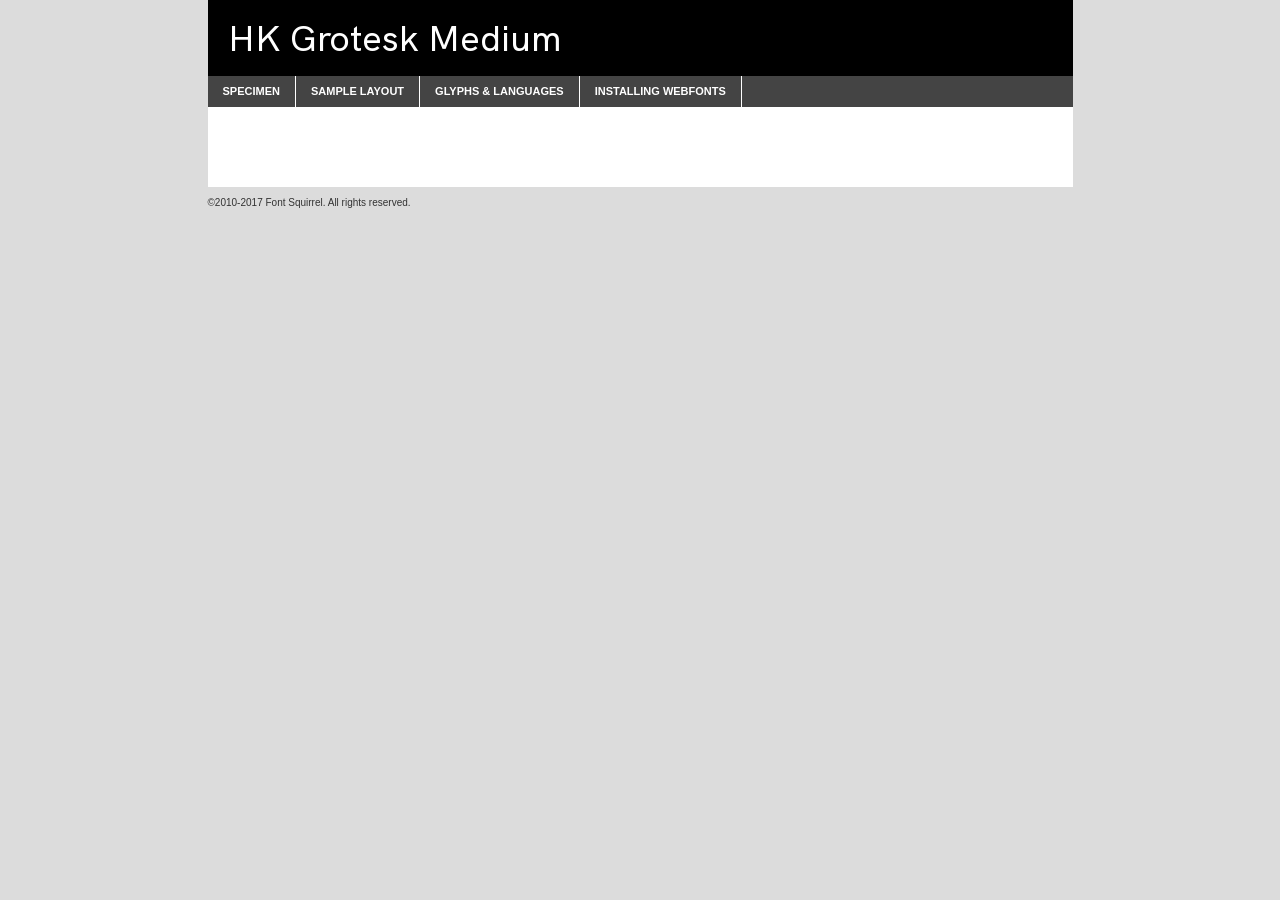
<file: css/hkgrotesk-medium-demo.html>
<!DOCTYPE html PUBLIC "-//W3C//DTD XHTML 1.0 Transitional//EN"
	"http://www.w3.org/TR/xhtml1/DTD/xhtml1-transitional.dtd">

<html xmlns="http://www.w3.org/1999/xhtml" xml:lang="en" lang="en">
<head>
	<meta http-equiv="Content-Type" content="text/html; charset=utf-8" />
	<script src="http://ajax.googleapis.com/ajax/libs/jquery/1.7.2/jquery.min.js" type="text/javascript" charset="utf-8"></script>
	<script type="text/javascript">
	(function($){$.fn.easyTabs=function(option){var param=jQuery.extend({fadeSpeed:"fast",defaultContent:1,activeClass:'active'},option);$(this).each(function(){var thisId="#"+this.id;if(param.defaultContent==''){param.defaultContent=1;}
	if(typeof param.defaultContent=="number")
	{var defaultTab=$(thisId+" .tabs li:eq("+(param.defaultContent-1)+") a").attr('href').substr(1);}else{var defaultTab=param.defaultContent;}
	$(thisId+" .tabs li a").each(function(){var tabToHide=$(this).attr('href').substr(1);$("#"+tabToHide).addClass('easytabs-tab-content');});hideAll();changeContent(defaultTab);function hideAll(){$(thisId+" .easytabs-tab-content").hide();}
	function changeContent(tabId){hideAll();$(thisId+" .tabs li").removeClass(param.activeClass);$(thisId+" .tabs li a[href=#"+tabId+"]").closest('li').addClass(param.activeClass);if(param.fadeSpeed!="none")
	{$(thisId+" #"+tabId).fadeIn(param.fadeSpeed);}else{$(thisId+" #"+tabId).show();}}
	$(thisId+" .tabs li").click(function(){var tabId=$(this).find('a').attr('href').substr(1);changeContent(tabId);return false;});});}})(jQuery);
	</script>
	<link rel="stylesheet" href="specimen_files/specimen_stylesheet.css" type="text/css" charset="utf-8" />
	<link rel="stylesheet" href="stylesheet.css" type="text/css" charset="utf-8" />

	<style type="text/css">
					body{
				font-family: 'hk_groteskmedium';
							}
		</style>

	<title>HK Grotesk Medium Specimen</title>
	
	
	<script type="text/javascript" charset="utf-8">
		$(document).ready(function() {
			$('#container').easyTabs({defaultContent:1});
		});
	</script>
</head>

<body>
<div id="container">
	<div id="header">
		HK Grotesk Medium	</div>
	<ul class="tabs">
		<li><a href="#specimen">Specimen</a></li>
		<li><a href="#layout">Sample Layout</a></li>
				<li><a href="#glyphs">Glyphs &amp; Languages</a></li>
		<li><a href="#installing">Installing Webfonts</a></li>
		
	</ul>
	
	<div id="main_content">

		
			<div id="specimen">
		
				<div class="section">
					<div class="grid12 firstcol">
						<div class="huge">AaBb</div>
					</div>
				</div>
		
				<div class="section">
					<div class="glyph_range">A&#x200B;B&#x200b;C&#x200b;D&#x200b;E&#x200b;F&#x200b;G&#x200b;H&#x200b;I&#x200b;J&#x200b;K&#x200b;L&#x200b;M&#x200b;N&#x200b;O&#x200b;P&#x200b;Q&#x200b;R&#x200b;S&#x200b;T&#x200b;U&#x200b;V&#x200b;W&#x200b;X&#x200b;Y&#x200b;Z&#x200b;a&#x200b;b&#x200b;c&#x200b;d&#x200b;e&#x200b;f&#x200b;g&#x200b;h&#x200b;i&#x200b;j&#x200b;k&#x200b;l&#x200b;m&#x200b;n&#x200b;o&#x200b;p&#x200b;q&#x200b;r&#x200b;s&#x200b;t&#x200b;u&#x200b;v&#x200b;w&#x200b;x&#x200b;y&#x200b;z&#x200b;1&#x200b;2&#x200b;3&#x200b;4&#x200b;5&#x200b;6&#x200b;7&#x200b;8&#x200b;9&#x200b;0&#x200b;&amp;&#x200b;.&#x200b;,&#x200b;?&#x200b;!&#x200b;&#64;&#x200b;(&#x200b;)&#x200b;#&#x200b;$&#x200b;%&#x200b;*&#x200b;+&#x200b;-&#x200b;=&#x200b;:&#x200b;;</div>
				</div>
				<div class="section">
					<div class="grid12 firstcol">
						<table class="sample_table">
							<tr><td>10</td><td class="size10">abcdefghijklmnopqrstuvwxyzABCDEFGHIJKLMNOPQRSTUVWXYZ0123456789abcdefghijklmnopqrstuvwxyzABCDEFGHIJKLMNOPQRSTUVWXYZ0123456789abcdefghijklmnopqrstuvwxyzABCDEFGHIJKLMNOPQRSTUVWXYZ</td></tr>
							<tr><td>11</td><td class="size11">abcdefghijklmnopqrstuvwxyzABCDEFGHIJKLMNOPQRSTUVWXYZ0123456789abcdefghijklmnopqrstuvwxyzABCDEFGHIJKLMNOPQRSTUVWXYZ0123456789abcdefghijklmnopqrstuvwxyzABCDEFGHIJKLMNOPQRSTUVWXYZ</td></tr>
							<tr><td>12</td><td class="size12">abcdefghijklmnopqrstuvwxyzABCDEFGHIJKLMNOPQRSTUVWXYZ0123456789abcdefghijklmnopqrstuvwxyzABCDEFGHIJKLMNOPQRSTUVWXYZ0123456789abcdefghijklmnopqrstuvwxyzABCDEFGHIJKLMNOPQRSTUVWXYZ</td></tr>
							<tr><td>13</td><td class="size13">abcdefghijklmnopqrstuvwxyzABCDEFGHIJKLMNOPQRSTUVWXYZ0123456789abcdefghijklmnopqrstuvwxyzABCDEFGHIJKLMNOPQRSTUVWXYZ0123456789abcdefghijklmnopqrstuvwxyzABCDEFGHIJKLMNOPQRSTUVWXYZ</td></tr>
							<tr><td>14</td><td class="size14">abcdefghijklmnopqrstuvwxyzABCDEFGHIJKLMNOPQRSTUVWXYZ0123456789abcdefghijklmnopqrstuvwxyzABCDEFGHIJKLMNOPQRSTUVWXYZ0123456789abcdefghijklmnopqrstuvwxyzABCDEFGHIJKLMNOPQRSTUVWXYZ</td></tr>
							<tr><td>16</td><td class="size16">abcdefghijklmnopqrstuvwxyzABCDEFGHIJKLMNOPQRSTUVWXYZ0123456789abcdefghijklmnopqrstuvwxyzABCDEFGHIJKLMNOPQRSTUVWXYZ</td></tr>
							<tr><td>18</td><td class="size18">abcdefghijklmnopqrstuvwxyzABCDEFGHIJKLMNOPQRSTUVWXYZ0123456789abcdefghijklmnopqrstuvwxyzABCDEFGHIJKLMNOPQRSTUVWXYZ</td></tr>
							<tr><td>20</td><td class="size20">abcdefghijklmnopqrstuvwxyzABCDEFGHIJKLMNOPQRSTUVWXYZ0123456789abcdefghijklmnopqrstuvwxyzABCDEFGHIJKLMNOPQRSTUVWXYZ</td></tr>
							<tr><td>24</td><td class="size24">abcdefghijklmnopqrstuvwxyzABCDEFGHIJKLMNOPQRSTUVWXYZ0123456789abcdefghijklmnopqrstuvwxyzABCDEFGHIJKLMNOPQRSTUVWXYZ</td></tr>
							<tr><td>30</td><td class="size30">abcdefghijklmnopqrstuvwxyzABCDEFGHIJKLMNOPQRSTUVWXYZ0123456789abcdefghijklmnopqrstuvwxyzABCDEFGHIJKLMNOPQRSTUVWXYZ</td></tr>
							<tr><td>36</td><td class="size36">abcdefghijklmnopqrstuvwxyzABCDEFGHIJKLMNOPQRSTUVWXYZ0123456789abcdefghijklmnopqrstuvwxyzABCDEFGHIJKLMNOPQRSTUVWXYZ</td></tr>
							<tr><td>48</td><td class="size48">abcdefghijklmnopqrstuvwxyzABCDEFGHIJKLMNOPQRSTUVWXYZ0123456789abcdefghijklmnopqrstuvwxyzABCDEFGHIJKLMNOPQRSTUVWXYZ</td></tr>
							<tr><td>60</td><td class="size60">abcdefghijklmnopqrstuvwxyzABCDEFGHIJKLMNOPQRSTUVWXYZ0123456789abcdefghijklmnopqrstuvwxyzABCDEFGHIJKLMNOPQRSTUVWXYZ</td></tr>
							<tr><td>72</td><td class="size72">abcdefghijklmnopqrstuvwxyzABCDEFGHIJKLMNOPQRSTUVWXYZ0123456789abcdefghijklmnopqrstuvwxyzABCDEFGHIJKLMNOPQRSTUVWXYZ</td></tr>
							<tr><td>90</td><td class="size90">abcdefghijklmnopqrstuvwxyzABCDEFGHIJKLMNOPQRSTUVWXYZ0123456789abcdefghijklmnopqrstuvwxyzABCDEFGHIJKLMNOPQRSTUVWXYZ</td></tr>
						</table>
				
					</div>
			
				</div>
		
		
		
								<div class="section" id="bodycomparison">


										<div id="xheight">
				<div class="fontbody">&#x25FC;&#x25FC;&#x25FC;&#x25FC;&#x25FC;&#x25FC;&#x25FC;&#x25FC;&#x25FC;&#x25FC;&#x25FC;&#x25FC;&#x25FC;&#x25FC;&#x25FC;&#x25FC;&#x25FC;&#x25FC;&#x25FC;&#x25FC;&#x25FC;&#x25FC;&#x25FC;&#x25FC;&#x25FC;&#x25FC;&#x25FC;&#x25FC;&#x25FC;&#x25FC;&#x25FC;&#x25FC;&#x25FC;&#x25FC;&#x25FC;&#x25FC;&#x25FC;&#x25FC;&#x25FC;&#x25FC;&#x25FC;&#x25FC;&#x25FC;&#x25FC;&#x25FC;&#x25FC;&#x25FC;&#x25FC;&#x25FC;&#x25FC;&#x25FC;&#x25FC;&#x25FC;&#x25FC;&#x25FC;&#x25FC;&#x25FC;&#x25FC;&#x25FC;&#x25FC;&#x25FC;&#x25FC;&#x25FC;&#x25FC;&#x25FC;&#x25FC;&#x25FC;&#x25FC;&#x25FC;&#x25FC;&#x25FC;&#x25FC;&#x25FC;&#x25FC;&#x25FC;&#x25FC;&#x25FC;&#x25FC;&#x25FC;&#x25FC;&#x25FC;&#x25FC;&#x25FC;&#x25FC;&#x25FC;&#x25FC;&#x25FC;&#x25FC;&#x25FC;&#x25FC;&#x25FC;&#x25FC;&#x25FC;&#x25FC;&#x25FC;&#x25FC;&#x25FC;&#x25FC;&#x25FC;body</div><div class="arialbody">body</div><div class="verdanabody">body</div><div class="georgiabody">body</div></div>
										<div class="fontbody" style="z-index:1">
											body<span>HK Grotesk Medium</span>
										</div>
										<div class="arialbody" style="z-index:1">
											body<span>Arial</span>
										</div>
										<div class="verdanabody" style="z-index:1">
											body<span>Verdana</span>
										</div>
										<div class="georgiabody" style="z-index:1">
											body<span>Georgia</span>
										</div>



								</div>
		
		
				<div class="section psample psample_row1" id="">
					
					<div class="grid2 firstcol">
						<p class="size10"><span>10.</span>Aenean lacinia bibendum nulla sed consectetur. Fusce dapibus, tellus ac cursus commodo, tortor mauris condimentum nibh, ut fermentum massa justo sit amet risus. Nullam id dolor id nibh ultricies vehicula ut id elit. Cum sociis natoque penatibus et magnis dis parturient montes, nascetur ridiculus mus. Nulla vitae elit libero, a pharetra augue.</p>
			
					</div>
					<div class="grid3">
						<p class="size11"><span>11.</span>Aenean lacinia bibendum nulla sed consectetur. Fusce dapibus, tellus ac cursus commodo, tortor mauris condimentum nibh, ut fermentum massa justo sit amet risus. Nullam id dolor id nibh ultricies vehicula ut id elit. Cum sociis natoque penatibus et magnis dis parturient montes, nascetur ridiculus mus. Nulla vitae elit libero, a pharetra augue.</p>
			
					</div>
					<div class="grid3">
						<p class="size12"><span>12.</span>Aenean lacinia bibendum nulla sed consectetur. Fusce dapibus, tellus ac cursus commodo, tortor mauris condimentum nibh, ut fermentum massa justo sit amet risus. Nullam id dolor id nibh ultricies vehicula ut id elit. Cum sociis natoque penatibus et magnis dis parturient montes, nascetur ridiculus mus. Nulla vitae elit libero, a pharetra augue.</p>
			
					</div>
					<div class="grid4">
						<p class="size13"><span>13.</span>Aenean lacinia bibendum nulla sed consectetur. Fusce dapibus, tellus ac cursus commodo, tortor mauris condimentum nibh, ut fermentum massa justo sit amet risus. Nullam id dolor id nibh ultricies vehicula ut id elit. Cum sociis natoque penatibus et magnis dis parturient montes, nascetur ridiculus mus. Nulla vitae elit libero, a pharetra augue.</p>
			
					</div>
					<div class="white_blend"></div>
					
				</div>
				<div class="section psample psample_row2" id="">
					<div class="grid3 firstcol">
						<p class="size14"><span>14.</span>Aenean lacinia bibendum nulla sed consectetur. Fusce dapibus, tellus ac cursus commodo, tortor mauris condimentum nibh, ut fermentum massa justo sit amet risus. Nullam id dolor id nibh ultricies vehicula ut id elit. Cum sociis natoque penatibus et magnis dis parturient montes, nascetur ridiculus mus. Nulla vitae elit libero, a pharetra augue.</p>
			
					</div>
					<div class="grid4">
						<p class="size16"><span>16.</span>Aenean lacinia bibendum nulla sed consectetur. Fusce dapibus, tellus ac cursus commodo, tortor mauris condimentum nibh, ut fermentum massa justo sit amet risus. Nullam id dolor id nibh ultricies vehicula ut id elit. Cum sociis natoque penatibus et magnis dis parturient montes, nascetur ridiculus mus. Nulla vitae elit libero, a pharetra augue.</p>
			
					</div>
					<div class="grid5">
						<p class="size18"><span>18.</span>Aenean lacinia bibendum nulla sed consectetur. Fusce dapibus, tellus ac cursus commodo, tortor mauris condimentum nibh, ut fermentum massa justo sit amet risus. Nullam id dolor id nibh ultricies vehicula ut id elit. Cum sociis natoque penatibus et magnis dis parturient montes, nascetur ridiculus mus. Nulla vitae elit libero, a pharetra augue.</p>
			
					</div>

					<div class="white_blend"></div>

				</div>
				
				<div class="section psample psample_row3" id="">
					<div class="grid5 firstcol">
						<p class="size20"><span>20.</span>Aenean lacinia bibendum nulla sed consectetur. Fusce dapibus, tellus ac cursus commodo, tortor mauris condimentum nibh, ut fermentum massa justo sit amet risus. Nullam id dolor id nibh ultricies vehicula ut id elit. Cum sociis natoque penatibus et magnis dis parturient montes, nascetur ridiculus mus. Nulla vitae elit libero, a pharetra augue.</p>
					</div>
					<div class="grid7">
						<p class="size24"><span>24.</span>Aenean lacinia bibendum nulla sed consectetur. Fusce dapibus, tellus ac cursus commodo, tortor mauris condimentum nibh, ut fermentum massa justo sit amet risus. Nullam id dolor id nibh ultricies vehicula ut id elit. Cum sociis natoque penatibus et magnis dis parturient montes, nascetur ridiculus mus. Nulla vitae elit libero, a pharetra augue.</p>
					</div>
					
					<div class="white_blend"></div>
					
				</div>
				
				<div class="section psample psample_row4" id="">
					<div class="grid12 firstcol">
						<p class="size30"><span>30.</span>Aenean lacinia bibendum nulla sed consectetur. Fusce dapibus, tellus ac cursus commodo, tortor mauris condimentum nibh, ut fermentum massa justo sit amet risus. Nullam id dolor id nibh ultricies vehicula ut id elit. Cum sociis natoque penatibus et magnis dis parturient montes, nascetur ridiculus mus. Nulla vitae elit libero, a pharetra augue.</p>
					</div>
					<div class="white_blend"></div>
					
				</div>
				
				
				
				<div class="section psample psample_row1 fullreverse">
					<div class="grid2 firstcol">
						<p class="size10"><span>10.</span>Aenean lacinia bibendum nulla sed consectetur. Fusce dapibus, tellus ac cursus commodo, tortor mauris condimentum nibh, ut fermentum massa justo sit amet risus. Nullam id dolor id nibh ultricies vehicula ut id elit. Cum sociis natoque penatibus et magnis dis parturient montes, nascetur ridiculus mus. Nulla vitae elit libero, a pharetra augue.</p>
			
					</div>
					<div class="grid3">
						<p class="size11"><span>11.</span>Aenean lacinia bibendum nulla sed consectetur. Fusce dapibus, tellus ac cursus commodo, tortor mauris condimentum nibh, ut fermentum massa justo sit amet risus. Nullam id dolor id nibh ultricies vehicula ut id elit. Cum sociis natoque penatibus et magnis dis parturient montes, nascetur ridiculus mus. Nulla vitae elit libero, a pharetra augue.</p>
			
					</div>
					<div class="grid3">
						<p class="size12"><span>12.</span>Aenean lacinia bibendum nulla sed consectetur. Fusce dapibus, tellus ac cursus commodo, tortor mauris condimentum nibh, ut fermentum massa justo sit amet risus. Nullam id dolor id nibh ultricies vehicula ut id elit. Cum sociis natoque penatibus et magnis dis parturient montes, nascetur ridiculus mus. Nulla vitae elit libero, a pharetra augue.</p>
			
					</div>
					<div class="grid4">
						<p class="size13"><span>13.</span>Aenean lacinia bibendum nulla sed consectetur. Fusce dapibus, tellus ac cursus commodo, tortor mauris condimentum nibh, ut fermentum massa justo sit amet risus. Nullam id dolor id nibh ultricies vehicula ut id elit. Cum sociis natoque penatibus et magnis dis parturient montes, nascetur ridiculus mus. Nulla vitae elit libero, a pharetra augue.</p>
			
					</div>
					<div class="black_blend"></div>
					
				</div>
				
				<div class="section psample psample_row2 fullreverse">
					<div class="grid3 firstcol">
						<p class="size14"><span>14.</span>Aenean lacinia bibendum nulla sed consectetur. Fusce dapibus, tellus ac cursus commodo, tortor mauris condimentum nibh, ut fermentum massa justo sit amet risus. Nullam id dolor id nibh ultricies vehicula ut id elit. Cum sociis natoque penatibus et magnis dis parturient montes, nascetur ridiculus mus. Nulla vitae elit libero, a pharetra augue.</p>
			
					</div>
					<div class="grid4">
						<p class="size16"><span>16.</span>Aenean lacinia bibendum nulla sed consectetur. Fusce dapibus, tellus ac cursus commodo, tortor mauris condimentum nibh, ut fermentum massa justo sit amet risus. Nullam id dolor id nibh ultricies vehicula ut id elit. Cum sociis natoque penatibus et magnis dis parturient montes, nascetur ridiculus mus. Nulla vitae elit libero, a pharetra augue.</p>
			
					</div>
					<div class="grid5">
						<p class="size18"><span>18.</span>Aenean lacinia bibendum nulla sed consectetur. Fusce dapibus, tellus ac cursus commodo, tortor mauris condimentum nibh, ut fermentum massa justo sit amet risus. Nullam id dolor id nibh ultricies vehicula ut id elit. Cum sociis natoque penatibus et magnis dis parturient montes, nascetur ridiculus mus. Nulla vitae elit libero, a pharetra augue.</p>
			
					</div>
					<div class="black_blend"></div>

				</div>
				
				<div class="section psample fullreverse psample_row3" id="">
					<div class="grid5 firstcol">
						<p class="size20"><span>20.</span>Aenean lacinia bibendum nulla sed consectetur. Fusce dapibus, tellus ac cursus commodo, tortor mauris condimentum nibh, ut fermentum massa justo sit amet risus. Nullam id dolor id nibh ultricies vehicula ut id elit. Cum sociis natoque penatibus et magnis dis parturient montes, nascetur ridiculus mus. Nulla vitae elit libero, a pharetra augue.</p>
					</div>
					<div class="grid7">
						<p class="size24"><span>24.</span>Aenean lacinia bibendum nulla sed consectetur. Fusce dapibus, tellus ac cursus commodo, tortor mauris condimentum nibh, ut fermentum massa justo sit amet risus. Nullam id dolor id nibh ultricies vehicula ut id elit. Cum sociis natoque penatibus et magnis dis parturient montes, nascetur ridiculus mus. Nulla vitae elit libero, a pharetra augue.</p>
					</div>
					
					<div class="black_blend"></div>
					
				</div>
				
				<div class="section psample fullreverse psample_row4" id="" style="border-bottom: 20px #000 solid;">
					<div class="grid12 firstcol">
						<p class="size30"><span>30.</span>Aenean lacinia bibendum nulla sed consectetur. Fusce dapibus, tellus ac cursus commodo, tortor mauris condimentum nibh, ut fermentum massa justo sit amet risus. Nullam id dolor id nibh ultricies vehicula ut id elit. Cum sociis natoque penatibus et magnis dis parturient montes, nascetur ridiculus mus. Nulla vitae elit libero, a pharetra augue.</p>
					</div>
					<div class="black_blend"></div>
					
				</div>
				
				
				
				
			</div>
			
			<div id="layout">
				
				<div class="section">
					
					<div class="grid12 firstcol">
						<h1>Lorem Ipsum Dolor</h1>
						<h2>Etiam porta sem malesuada magna mollis euismod</h2>
						
						<p class="byline">By <a href="#link">Aenean Lacinia</a></p>
					</div>
				</div>
				<div class="section">
					<div class="grid8 firstcol">
						<p class="large">Donec sed odio dui. Morbi leo risus, porta ac consectetur ac, vestibulum at eros. Fusce dapibus, tellus ac cursus commodo, tortor mauris condimentum nibh, ut fermentum massa justo sit amet risus. </p>

						
						<h3>Pellentesque ornare sem</h3>

						<p>Maecenas sed diam eget risus varius blandit sit amet non magna. Maecenas faucibus mollis interdum. Donec ullamcorper nulla non metus auctor fringilla. Nullam id dolor id nibh ultricies vehicula ut id elit. Nullam id dolor id nibh ultricies vehicula ut id elit. </p>

						<p>Aenean eu leo quam. Pellentesque ornare sem lacinia quam venenatis vestibulum. Lorem ipsum dolor sit amet, consectetur adipiscing elit. Cum sociis natoque penatibus et magnis dis parturient montes, nascetur ridiculus mus. </p>

						<p>Nulla vitae elit libero, a pharetra augue. Praesent commodo cursus magna, vel scelerisque nisl consectetur et. Aenean lacinia bibendum nulla sed consectetur. </p>

						<p>Nullam quis risus eget urna mollis ornare vel eu leo. Nullam quis risus eget urna mollis ornare vel eu leo. Maecenas sed diam eget risus varius blandit sit amet non magna. Donec ullamcorper nulla non metus auctor fringilla. </p>

						<h3>Cras mattis consectetur</h3>

						<p>Aenean eu leo quam. Pellentesque ornare sem lacinia quam venenatis vestibulum. Aenean lacinia bibendum nulla sed consectetur. Integer posuere erat a ante venenatis dapibus posuere velit aliquet. Cras mattis consectetur purus sit amet fermentum. </p>

						<p>Nullam id dolor id nibh ultricies vehicula ut id elit. Nullam quis risus eget urna mollis ornare vel eu leo. Cras mattis consectetur purus sit amet fermentum.</p>
					</div>
					
					<div class="grid4 sidebar">
						
						<div class="box reverse">
							<p class="last">Nullam quis risus eget urna mollis ornare vel eu leo. Donec ullamcorper nulla non metus auctor fringilla. Cras mattis consectetur purus sit amet fermentum. Sed posuere consectetur est at lobortis. Lorem ipsum dolor sit amet, consectetur adipiscing elit. </p>
						</div>
						
						<p class="caption">Maecenas sed diam eget risus varius.</p>

						<p>Vestibulum id ligula porta felis euismod semper. Integer posuere erat a ante venenatis dapibus posuere velit aliquet. Vestibulum id ligula porta felis euismod semper. Sed posuere consectetur est at lobortis. Maecenas sed diam eget risus varius blandit sit amet non magna. Fusce dapibus, tellus ac cursus commodo, tortor mauris condimentum nibh, ut fermentum massa justo sit amet risus. </p>

					

						<p>Duis mollis, est non commodo luctus, nisi erat porttitor ligula, eget lacinia odio sem nec elit. Aenean lacinia bibendum nulla sed consectetur. Vivamus sagittis lacus vel augue laoreet rutrum faucibus dolor auctor. Aenean lacinia bibendum nulla sed consectetur. Nullam quis risus eget urna mollis ornare vel eu leo. </p>

						<p>Praesent commodo cursus magna, vel scelerisque nisl consectetur et. Donec ullamcorper nulla non metus auctor fringilla. Maecenas faucibus mollis interdum. Fusce dapibus, tellus ac cursus commodo, tortor mauris condimentum nibh, ut fermentum massa justo sit amet risus. </p>

					</div>
				</div>
				
			</div>


			



		<div id="glyphs">
			<div class="section">
				<div class="grid12 firstcol">
			
				<h1>Language Support</h1>
				<p>The subset of HK Grotesk Medium in this kit supports the following languages:<br />
			
					Afrikaans, Albanian, Basque, Bosnian, Breton, Chamorro, Chichewa_nyanja, Croatian, Czech, Danish, Dutch, English, Estonian, Faroese, Finnish, French, Frisian, Galician, German, Hungarian, Icelandic, Italian, Latvian, Lithuanian, Malagasy, Maltese, Norwegian, Polish, Portuguese, Romanian, Slovak, Slovenian, Spanish, Swedish, Turkish, Welsh, Alsatian, Aragonese, Arapaho, Aromanian, Arrernte, Asturian, Aymara, Bislama, Cebuano, Cheyenne, Cimbrian, Corsican, Fijian, French_creole, Friulian, Genoese, Gilbertese, Greenlandic, Guarani, Haitian_creole, Hawaiian, Hiligaynon, Hmong, Hopi, Ibanag, Iloko_ilokano, Indonesian, Interglossa_glosa, Interlingua, Irish_gaelic, Istro-romanian, Jerriais, Kashubian, Kurdish_kurmanji, Ladin, Lojban, Lombard, Low_saxon, Luxembourgeois, Manx, Maori, Megleno-romanian, Mohawk, Nahuatl, Norfolk_pitcairnese, Northern_sotho, Occitan, Oromo, Pangasinan, Papiamento, Piedmontese, Potawatomi, Rhaeto-romance, Romansh, Rotokas, Sami_inari, Sami_lule, Samoan, Sardinian, Scots_gaelic, Seychelles_creole, Shona, Sicilian, Somali, Southern_ndebele, Southern_sotho, Swahili, Swati_swazi, Tagalog_filipino_pilipino, Tahitian, Tausug, Tetum, Tok_pisin, Tongan, Tswana, Turkmen, Turkmen_latinized, Tuvaluan, Uyghur_latinized, Veps, Volapuk, Votic_latinized, Walloon, Warlpiri, Xhosa, Yapese, Zulu, Latinbasic, Ubasic, Demo, Vietnamese				</p>
				<h1>Glyph Chart</h1>
				<p>The subset of HK Grotesk Medium in this kit includes all the glyphs listed below. Unicode entities are included above each glyph to help you insert individual characters into your layout.</p>
				<div id="glyph_chart">
			
																				 <div><p>&amp;#32;</p>&#32;</div>
																				 <div><p>&amp;#33;</p>&#33;</div>
																				 <div><p>&amp;#34;</p>&#34;</div>
																				 <div><p>&amp;#35;</p>&#35;</div>
																				 <div><p>&amp;#36;</p>&#36;</div>
																				 <div><p>&amp;#37;</p>&#37;</div>
																				 <div><p>&amp;#38;</p>&#38;</div>
																				 <div><p>&amp;#39;</p>&#39;</div>
																				 <div><p>&amp;#40;</p>&#40;</div>
																				 <div><p>&amp;#41;</p>&#41;</div>
																				 <div><p>&amp;#42;</p>&#42;</div>
																				 <div><p>&amp;#43;</p>&#43;</div>
																				 <div><p>&amp;#44;</p>&#44;</div>
																				 <div><p>&amp;#45;</p>&#45;</div>
																				 <div><p>&amp;#46;</p>&#46;</div>
																				 <div><p>&amp;#47;</p>&#47;</div>
																				 <div><p>&amp;#48;</p>&#48;</div>
																				 <div><p>&amp;#49;</p>&#49;</div>
																				 <div><p>&amp;#50;</p>&#50;</div>
																				 <div><p>&amp;#51;</p>&#51;</div>
																				 <div><p>&amp;#52;</p>&#52;</div>
																				 <div><p>&amp;#53;</p>&#53;</div>
																				 <div><p>&amp;#54;</p>&#54;</div>
																				 <div><p>&amp;#55;</p>&#55;</div>
																				 <div><p>&amp;#56;</p>&#56;</div>
																				 <div><p>&amp;#57;</p>&#57;</div>
																				 <div><p>&amp;#58;</p>&#58;</div>
																				 <div><p>&amp;#59;</p>&#59;</div>
																				 <div><p>&amp;#60;</p>&#60;</div>
																				 <div><p>&amp;#61;</p>&#61;</div>
																				 <div><p>&amp;#62;</p>&#62;</div>
																				 <div><p>&amp;#63;</p>&#63;</div>
																				 <div><p>&amp;#64;</p>&#64;</div>
																				 <div><p>&amp;#65;</p>&#65;</div>
																				 <div><p>&amp;#66;</p>&#66;</div>
																				 <div><p>&amp;#67;</p>&#67;</div>
																				 <div><p>&amp;#68;</p>&#68;</div>
																				 <div><p>&amp;#69;</p>&#69;</div>
																				 <div><p>&amp;#70;</p>&#70;</div>
																				 <div><p>&amp;#71;</p>&#71;</div>
																				 <div><p>&amp;#72;</p>&#72;</div>
																				 <div><p>&amp;#73;</p>&#73;</div>
																				 <div><p>&amp;#74;</p>&#74;</div>
																				 <div><p>&amp;#75;</p>&#75;</div>
																				 <div><p>&amp;#76;</p>&#76;</div>
																				 <div><p>&amp;#77;</p>&#77;</div>
																				 <div><p>&amp;#78;</p>&#78;</div>
																				 <div><p>&amp;#79;</p>&#79;</div>
																				 <div><p>&amp;#80;</p>&#80;</div>
																				 <div><p>&amp;#81;</p>&#81;</div>
																				 <div><p>&amp;#82;</p>&#82;</div>
																				 <div><p>&amp;#83;</p>&#83;</div>
																				 <div><p>&amp;#84;</p>&#84;</div>
																				 <div><p>&amp;#85;</p>&#85;</div>
																				 <div><p>&amp;#86;</p>&#86;</div>
																				 <div><p>&amp;#87;</p>&#87;</div>
																				 <div><p>&amp;#88;</p>&#88;</div>
																				 <div><p>&amp;#89;</p>&#89;</div>
																				 <div><p>&amp;#90;</p>&#90;</div>
																				 <div><p>&amp;#91;</p>&#91;</div>
																				 <div><p>&amp;#92;</p>&#92;</div>
																				 <div><p>&amp;#93;</p>&#93;</div>
																				 <div><p>&amp;#94;</p>&#94;</div>
																				 <div><p>&amp;#95;</p>&#95;</div>
																				 <div><p>&amp;#96;</p>&#96;</div>
																				 <div><p>&amp;#97;</p>&#97;</div>
																				 <div><p>&amp;#98;</p>&#98;</div>
																				 <div><p>&amp;#99;</p>&#99;</div>
																				 <div><p>&amp;#100;</p>&#100;</div>
																				 <div><p>&amp;#101;</p>&#101;</div>
																				 <div><p>&amp;#102;</p>&#102;</div>
																				 <div><p>&amp;#103;</p>&#103;</div>
																				 <div><p>&amp;#104;</p>&#104;</div>
																				 <div><p>&amp;#105;</p>&#105;</div>
																				 <div><p>&amp;#106;</p>&#106;</div>
																				 <div><p>&amp;#107;</p>&#107;</div>
																				 <div><p>&amp;#108;</p>&#108;</div>
																				 <div><p>&amp;#109;</p>&#109;</div>
																				 <div><p>&amp;#110;</p>&#110;</div>
																				 <div><p>&amp;#111;</p>&#111;</div>
																				 <div><p>&amp;#112;</p>&#112;</div>
																				 <div><p>&amp;#113;</p>&#113;</div>
																				 <div><p>&amp;#114;</p>&#114;</div>
																				 <div><p>&amp;#115;</p>&#115;</div>
																				 <div><p>&amp;#116;</p>&#116;</div>
																				 <div><p>&amp;#117;</p>&#117;</div>
																				 <div><p>&amp;#118;</p>&#118;</div>
																				 <div><p>&amp;#119;</p>&#119;</div>
																				 <div><p>&amp;#120;</p>&#120;</div>
																				 <div><p>&amp;#121;</p>&#121;</div>
																				 <div><p>&amp;#122;</p>&#122;</div>
																				 <div><p>&amp;#123;</p>&#123;</div>
																				 <div><p>&amp;#124;</p>&#124;</div>
																				 <div><p>&amp;#125;</p>&#125;</div>
																				 <div><p>&amp;#126;</p>&#126;</div>
																				 <div><p>&amp;#160;</p>&#160;</div>
																				 <div><p>&amp;#161;</p>&#161;</div>
																				 <div><p>&amp;#162;</p>&#162;</div>
																				 <div><p>&amp;#163;</p>&#163;</div>
																				 <div><p>&amp;#164;</p>&#164;</div>
																				 <div><p>&amp;#165;</p>&#165;</div>
																				 <div><p>&amp;#166;</p>&#166;</div>
																				 <div><p>&amp;#167;</p>&#167;</div>
																				 <div><p>&amp;#168;</p>&#168;</div>
																				 <div><p>&amp;#169;</p>&#169;</div>
																				 <div><p>&amp;#170;</p>&#170;</div>
																				 <div><p>&amp;#171;</p>&#171;</div>
																				 <div><p>&amp;#172;</p>&#172;</div>
																				 <div><p>&amp;#173;</p>&#173;</div>
																				 <div><p>&amp;#174;</p>&#174;</div>
																				 <div><p>&amp;#175;</p>&#175;</div>
																				 <div><p>&amp;#176;</p>&#176;</div>
																				 <div><p>&amp;#177;</p>&#177;</div>
																				 <div><p>&amp;#180;</p>&#180;</div>
																				 <div><p>&amp;#181;</p>&#181;</div>
																				 <div><p>&amp;#182;</p>&#182;</div>
																				 <div><p>&amp;#183;</p>&#183;</div>
																				 <div><p>&amp;#184;</p>&#184;</div>
																				 <div><p>&amp;#186;</p>&#186;</div>
																				 <div><p>&amp;#187;</p>&#187;</div>
																				 <div><p>&amp;#191;</p>&#191;</div>
																				 <div><p>&amp;#192;</p>&#192;</div>
																				 <div><p>&amp;#193;</p>&#193;</div>
																				 <div><p>&amp;#194;</p>&#194;</div>
																				 <div><p>&amp;#195;</p>&#195;</div>
																				 <div><p>&amp;#196;</p>&#196;</div>
																				 <div><p>&amp;#197;</p>&#197;</div>
																				 <div><p>&amp;#198;</p>&#198;</div>
																				 <div><p>&amp;#199;</p>&#199;</div>
																				 <div><p>&amp;#200;</p>&#200;</div>
																				 <div><p>&amp;#201;</p>&#201;</div>
																				 <div><p>&amp;#202;</p>&#202;</div>
																				 <div><p>&amp;#203;</p>&#203;</div>
																				 <div><p>&amp;#204;</p>&#204;</div>
																				 <div><p>&amp;#205;</p>&#205;</div>
																				 <div><p>&amp;#206;</p>&#206;</div>
																				 <div><p>&amp;#207;</p>&#207;</div>
																				 <div><p>&amp;#208;</p>&#208;</div>
																				 <div><p>&amp;#209;</p>&#209;</div>
																				 <div><p>&amp;#210;</p>&#210;</div>
																				 <div><p>&amp;#211;</p>&#211;</div>
																				 <div><p>&amp;#212;</p>&#212;</div>
																				 <div><p>&amp;#213;</p>&#213;</div>
																				 <div><p>&amp;#214;</p>&#214;</div>
																				 <div><p>&amp;#215;</p>&#215;</div>
																				 <div><p>&amp;#216;</p>&#216;</div>
																				 <div><p>&amp;#217;</p>&#217;</div>
																				 <div><p>&amp;#218;</p>&#218;</div>
																				 <div><p>&amp;#219;</p>&#219;</div>
																				 <div><p>&amp;#220;</p>&#220;</div>
																				 <div><p>&amp;#221;</p>&#221;</div>
																				 <div><p>&amp;#222;</p>&#222;</div>
																				 <div><p>&amp;#223;</p>&#223;</div>
																				 <div><p>&amp;#224;</p>&#224;</div>
																				 <div><p>&amp;#225;</p>&#225;</div>
																				 <div><p>&amp;#226;</p>&#226;</div>
																				 <div><p>&amp;#227;</p>&#227;</div>
																				 <div><p>&amp;#228;</p>&#228;</div>
																				 <div><p>&amp;#229;</p>&#229;</div>
																				 <div><p>&amp;#230;</p>&#230;</div>
																				 <div><p>&amp;#231;</p>&#231;</div>
																				 <div><p>&amp;#232;</p>&#232;</div>
																				 <div><p>&amp;#233;</p>&#233;</div>
																				 <div><p>&amp;#234;</p>&#234;</div>
																				 <div><p>&amp;#235;</p>&#235;</div>
																				 <div><p>&amp;#236;</p>&#236;</div>
																				 <div><p>&amp;#237;</p>&#237;</div>
																				 <div><p>&amp;#238;</p>&#238;</div>
																				 <div><p>&amp;#239;</p>&#239;</div>
																				 <div><p>&amp;#240;</p>&#240;</div>
																				 <div><p>&amp;#241;</p>&#241;</div>
																				 <div><p>&amp;#242;</p>&#242;</div>
																				 <div><p>&amp;#243;</p>&#243;</div>
																				 <div><p>&amp;#244;</p>&#244;</div>
																				 <div><p>&amp;#245;</p>&#245;</div>
																				 <div><p>&amp;#246;</p>&#246;</div>
																				 <div><p>&amp;#247;</p>&#247;</div>
																				 <div><p>&amp;#248;</p>&#248;</div>
																				 <div><p>&amp;#249;</p>&#249;</div>
																				 <div><p>&amp;#250;</p>&#250;</div>
																				 <div><p>&amp;#251;</p>&#251;</div>
																				 <div><p>&amp;#252;</p>&#252;</div>
																				 <div><p>&amp;#253;</p>&#253;</div>
																				 <div><p>&amp;#254;</p>&#254;</div>
																				 <div><p>&amp;#255;</p>&#255;</div>
																				 <div><p>&amp;#256;</p>&#256;</div>
																				 <div><p>&amp;#257;</p>&#257;</div>
																				 <div><p>&amp;#258;</p>&#258;</div>
																				 <div><p>&amp;#259;</p>&#259;</div>
																				 <div><p>&amp;#260;</p>&#260;</div>
																				 <div><p>&amp;#261;</p>&#261;</div>
																				 <div><p>&amp;#262;</p>&#262;</div>
																				 <div><p>&amp;#263;</p>&#263;</div>
																				 <div><p>&amp;#266;</p>&#266;</div>
																				 <div><p>&amp;#267;</p>&#267;</div>
																				 <div><p>&amp;#268;</p>&#268;</div>
																				 <div><p>&amp;#269;</p>&#269;</div>
																				 <div><p>&amp;#270;</p>&#270;</div>
																				 <div><p>&amp;#271;</p>&#271;</div>
																				 <div><p>&amp;#272;</p>&#272;</div>
																				 <div><p>&amp;#273;</p>&#273;</div>
																				 <div><p>&amp;#274;</p>&#274;</div>
																				 <div><p>&amp;#275;</p>&#275;</div>
																				 <div><p>&amp;#278;</p>&#278;</div>
																				 <div><p>&amp;#279;</p>&#279;</div>
																				 <div><p>&amp;#280;</p>&#280;</div>
																				 <div><p>&amp;#281;</p>&#281;</div>
																				 <div><p>&amp;#282;</p>&#282;</div>
																				 <div><p>&amp;#283;</p>&#283;</div>
																				 <div><p>&amp;#286;</p>&#286;</div>
																				 <div><p>&amp;#287;</p>&#287;</div>
																				 <div><p>&amp;#288;</p>&#288;</div>
																				 <div><p>&amp;#289;</p>&#289;</div>
																				 <div><p>&amp;#290;</p>&#290;</div>
																				 <div><p>&amp;#291;</p>&#291;</div>
																				 <div><p>&amp;#294;</p>&#294;</div>
																				 <div><p>&amp;#295;</p>&#295;</div>
																				 <div><p>&amp;#296;</p>&#296;</div>
																				 <div><p>&amp;#297;</p>&#297;</div>
																				 <div><p>&amp;#298;</p>&#298;</div>
																				 <div><p>&amp;#299;</p>&#299;</div>
																				 <div><p>&amp;#302;</p>&#302;</div>
																				 <div><p>&amp;#303;</p>&#303;</div>
																				 <div><p>&amp;#304;</p>&#304;</div>
																				 <div><p>&amp;#305;</p>&#305;</div>
																				 <div><p>&amp;#310;</p>&#310;</div>
																				 <div><p>&amp;#311;</p>&#311;</div>
																				 <div><p>&amp;#312;</p>&#312;</div>
																				 <div><p>&amp;#313;</p>&#313;</div>
																				 <div><p>&amp;#314;</p>&#314;</div>
																				 <div><p>&amp;#315;</p>&#315;</div>
																				 <div><p>&amp;#316;</p>&#316;</div>
																				 <div><p>&amp;#317;</p>&#317;</div>
																				 <div><p>&amp;#318;</p>&#318;</div>
																				 <div><p>&amp;#321;</p>&#321;</div>
																				 <div><p>&amp;#322;</p>&#322;</div>
																				 <div><p>&amp;#323;</p>&#323;</div>
																				 <div><p>&amp;#324;</p>&#324;</div>
																				 <div><p>&amp;#325;</p>&#325;</div>
																				 <div><p>&amp;#326;</p>&#326;</div>
																				 <div><p>&amp;#327;</p>&#327;</div>
																				 <div><p>&amp;#328;</p>&#328;</div>
																				 <div><p>&amp;#329;</p>&#329;</div>
																				 <div><p>&amp;#330;</p>&#330;</div>
																				 <div><p>&amp;#331;</p>&#331;</div>
																				 <div><p>&amp;#332;</p>&#332;</div>
																				 <div><p>&amp;#333;</p>&#333;</div>
																				 <div><p>&amp;#336;</p>&#336;</div>
																				 <div><p>&amp;#337;</p>&#337;</div>
																				 <div><p>&amp;#338;</p>&#338;</div>
																				 <div><p>&amp;#339;</p>&#339;</div>
																				 <div><p>&amp;#340;</p>&#340;</div>
																				 <div><p>&amp;#341;</p>&#341;</div>
																				 <div><p>&amp;#342;</p>&#342;</div>
																				 <div><p>&amp;#343;</p>&#343;</div>
																				 <div><p>&amp;#344;</p>&#344;</div>
																				 <div><p>&amp;#345;</p>&#345;</div>
																				 <div><p>&amp;#346;</p>&#346;</div>
																				 <div><p>&amp;#347;</p>&#347;</div>
																				 <div><p>&amp;#350;</p>&#350;</div>
																				 <div><p>&amp;#351;</p>&#351;</div>
																				 <div><p>&amp;#352;</p>&#352;</div>
																				 <div><p>&amp;#353;</p>&#353;</div>
																				 <div><p>&amp;#354;</p>&#354;</div>
																				 <div><p>&amp;#355;</p>&#355;</div>
																				 <div><p>&amp;#356;</p>&#356;</div>
																				 <div><p>&amp;#357;</p>&#357;</div>
																				 <div><p>&amp;#358;</p>&#358;</div>
																				 <div><p>&amp;#359;</p>&#359;</div>
																				 <div><p>&amp;#360;</p>&#360;</div>
																				 <div><p>&amp;#361;</p>&#361;</div>
																				 <div><p>&amp;#362;</p>&#362;</div>
																				 <div><p>&amp;#363;</p>&#363;</div>
																				 <div><p>&amp;#366;</p>&#366;</div>
																				 <div><p>&amp;#367;</p>&#367;</div>
																				 <div><p>&amp;#368;</p>&#368;</div>
																				 <div><p>&amp;#369;</p>&#369;</div>
																				 <div><p>&amp;#370;</p>&#370;</div>
																				 <div><p>&amp;#371;</p>&#371;</div>
																				 <div><p>&amp;#372;</p>&#372;</div>
																				 <div><p>&amp;#373;</p>&#373;</div>
																				 <div><p>&amp;#374;</p>&#374;</div>
																				 <div><p>&amp;#375;</p>&#375;</div>
																				 <div><p>&amp;#376;</p>&#376;</div>
																				 <div><p>&amp;#377;</p>&#377;</div>
																				 <div><p>&amp;#378;</p>&#378;</div>
																				 <div><p>&amp;#379;</p>&#379;</div>
																				 <div><p>&amp;#380;</p>&#380;</div>
																				 <div><p>&amp;#381;</p>&#381;</div>
																				 <div><p>&amp;#382;</p>&#382;</div>
																				 <div><p>&amp;#402;</p>&#402;</div>
																				 <div><p>&amp;#416;</p>&#416;</div>
																				 <div><p>&amp;#417;</p>&#417;</div>
																				 <div><p>&amp;#431;</p>&#431;</div>
																				 <div><p>&amp;#432;</p>&#432;</div>
																				 <div><p>&amp;#461;</p>&#461;</div>
																				 <div><p>&amp;#462;</p>&#462;</div>
																				 <div><p>&amp;#463;</p>&#463;</div>
																				 <div><p>&amp;#464;</p>&#464;</div>
																				 <div><p>&amp;#465;</p>&#465;</div>
																				 <div><p>&amp;#466;</p>&#466;</div>
																				 <div><p>&amp;#467;</p>&#467;</div>
																				 <div><p>&amp;#468;</p>&#468;</div>
																				 <div><p>&amp;#469;</p>&#469;</div>
																				 <div><p>&amp;#470;</p>&#470;</div>
																				 <div><p>&amp;#471;</p>&#471;</div>
																				 <div><p>&amp;#472;</p>&#472;</div>
																				 <div><p>&amp;#473;</p>&#473;</div>
																				 <div><p>&amp;#474;</p>&#474;</div>
																				 <div><p>&amp;#475;</p>&#475;</div>
																				 <div><p>&amp;#476;</p>&#476;</div>
																				 <div><p>&amp;#536;</p>&#536;</div>
																				 <div><p>&amp;#537;</p>&#537;</div>
																				 <div><p>&amp;#538;</p>&#538;</div>
																				 <div><p>&amp;#539;</p>&#539;</div>
																				 <div><p>&amp;#567;</p>&#567;</div>
																				 <div><p>&amp;#710;</p>&#710;</div>
																				 <div><p>&amp;#711;</p>&#711;</div>
																				 <div><p>&amp;#728;</p>&#728;</div>
																				 <div><p>&amp;#729;</p>&#729;</div>
																				 <div><p>&amp;#730;</p>&#730;</div>
																				 <div><p>&amp;#731;</p>&#731;</div>
																				 <div><p>&amp;#732;</p>&#732;</div>
																				 <div><p>&amp;#733;</p>&#733;</div>
																				 <div><p>&amp;#757;</p>&#757;</div>
																				 <div><p>&amp;#758;</p>&#758;</div>
																				 <div><p>&amp;#768;</p>&#768;</div>
																				 <div><p>&amp;#769;</p>&#769;</div>
																				 <div><p>&amp;#770;</p>&#770;</div>
																				 <div><p>&amp;#771;</p>&#771;</div>
																				 <div><p>&amp;#772;</p>&#772;</div>
																				 <div><p>&amp;#774;</p>&#774;</div>
																				 <div><p>&amp;#775;</p>&#775;</div>
																				 <div><p>&amp;#776;</p>&#776;</div>
																				 <div><p>&amp;#777;</p>&#777;</div>
																				 <div><p>&amp;#778;</p>&#778;</div>
																				 <div><p>&amp;#779;</p>&#779;</div>
																				 <div><p>&amp;#780;</p>&#780;</div>
																				 <div><p>&amp;#783;</p>&#783;</div>
																				 <div><p>&amp;#786;</p>&#786;</div>
																				 <div><p>&amp;#795;</p>&#795;</div>
																				 <div><p>&amp;#803;</p>&#803;</div>
																				 <div><p>&amp;#806;</p>&#806;</div>
																				 <div><p>&amp;#807;</p>&#807;</div>
																				 <div><p>&amp;#808;</p>&#808;</div>
																				 <div><p>&amp;#821;</p>&#821;</div>
																				 <div><p>&amp;#822;</p>&#822;</div>
																				 <div><p>&amp;#823;</p>&#823;</div>
																				 <div><p>&amp;#824;</p>&#824;</div>
																				 <div><p>&amp;#916;</p>&#916;</div>
																				 <div><p>&amp;#937;</p>&#937;</div>
																				 <div><p>&amp;#956;</p>&#956;</div>
																				 <div><p>&amp;#960;</p>&#960;</div>
																				 <div><p>&amp;#7808;</p>&#7808;</div>
																				 <div><p>&amp;#7809;</p>&#7809;</div>
																				 <div><p>&amp;#7810;</p>&#7810;</div>
																				 <div><p>&amp;#7811;</p>&#7811;</div>
																				 <div><p>&amp;#7812;</p>&#7812;</div>
																				 <div><p>&amp;#7813;</p>&#7813;</div>
																				 <div><p>&amp;#7838;</p>&#7838;</div>
																				 <div><p>&amp;#7840;</p>&#7840;</div>
																				 <div><p>&amp;#7841;</p>&#7841;</div>
																				 <div><p>&amp;#7842;</p>&#7842;</div>
																				 <div><p>&amp;#7843;</p>&#7843;</div>
																				 <div><p>&amp;#7844;</p>&#7844;</div>
																				 <div><p>&amp;#7845;</p>&#7845;</div>
																				 <div><p>&amp;#7846;</p>&#7846;</div>
																				 <div><p>&amp;#7847;</p>&#7847;</div>
																				 <div><p>&amp;#7848;</p>&#7848;</div>
																				 <div><p>&amp;#7849;</p>&#7849;</div>
																				 <div><p>&amp;#7850;</p>&#7850;</div>
																				 <div><p>&amp;#7851;</p>&#7851;</div>
																				 <div><p>&amp;#7852;</p>&#7852;</div>
																				 <div><p>&amp;#7853;</p>&#7853;</div>
																				 <div><p>&amp;#7854;</p>&#7854;</div>
																				 <div><p>&amp;#7855;</p>&#7855;</div>
																				 <div><p>&amp;#7856;</p>&#7856;</div>
																				 <div><p>&amp;#7857;</p>&#7857;</div>
																				 <div><p>&amp;#7858;</p>&#7858;</div>
																				 <div><p>&amp;#7859;</p>&#7859;</div>
																				 <div><p>&amp;#7860;</p>&#7860;</div>
																				 <div><p>&amp;#7861;</p>&#7861;</div>
																				 <div><p>&amp;#7862;</p>&#7862;</div>
																				 <div><p>&amp;#7863;</p>&#7863;</div>
																				 <div><p>&amp;#7864;</p>&#7864;</div>
																				 <div><p>&amp;#7865;</p>&#7865;</div>
																				 <div><p>&amp;#7866;</p>&#7866;</div>
																				 <div><p>&amp;#7867;</p>&#7867;</div>
																				 <div><p>&amp;#7868;</p>&#7868;</div>
																				 <div><p>&amp;#7869;</p>&#7869;</div>
																				 <div><p>&amp;#7870;</p>&#7870;</div>
																				 <div><p>&amp;#7871;</p>&#7871;</div>
																				 <div><p>&amp;#7872;</p>&#7872;</div>
																				 <div><p>&amp;#7873;</p>&#7873;</div>
																				 <div><p>&amp;#7874;</p>&#7874;</div>
																				 <div><p>&amp;#7875;</p>&#7875;</div>
																				 <div><p>&amp;#7876;</p>&#7876;</div>
																				 <div><p>&amp;#7877;</p>&#7877;</div>
																				 <div><p>&amp;#7878;</p>&#7878;</div>
																				 <div><p>&amp;#7879;</p>&#7879;</div>
																				 <div><p>&amp;#7880;</p>&#7880;</div>
																				 <div><p>&amp;#7881;</p>&#7881;</div>
																				 <div><p>&amp;#7882;</p>&#7882;</div>
																				 <div><p>&amp;#7883;</p>&#7883;</div>
																				 <div><p>&amp;#7884;</p>&#7884;</div>
																				 <div><p>&amp;#7885;</p>&#7885;</div>
																				 <div><p>&amp;#7886;</p>&#7886;</div>
																				 <div><p>&amp;#7887;</p>&#7887;</div>
																				 <div><p>&amp;#7888;</p>&#7888;</div>
																				 <div><p>&amp;#7889;</p>&#7889;</div>
																				 <div><p>&amp;#7890;</p>&#7890;</div>
																				 <div><p>&amp;#7891;</p>&#7891;</div>
																				 <div><p>&amp;#7892;</p>&#7892;</div>
																				 <div><p>&amp;#7893;</p>&#7893;</div>
																				 <div><p>&amp;#7894;</p>&#7894;</div>
																				 <div><p>&amp;#7895;</p>&#7895;</div>
																				 <div><p>&amp;#7896;</p>&#7896;</div>
																				 <div><p>&amp;#7897;</p>&#7897;</div>
																				 <div><p>&amp;#7898;</p>&#7898;</div>
																				 <div><p>&amp;#7899;</p>&#7899;</div>
																				 <div><p>&amp;#7900;</p>&#7900;</div>
																				 <div><p>&amp;#7901;</p>&#7901;</div>
																				 <div><p>&amp;#7902;</p>&#7902;</div>
																				 <div><p>&amp;#7903;</p>&#7903;</div>
																				 <div><p>&amp;#7904;</p>&#7904;</div>
																				 <div><p>&amp;#7905;</p>&#7905;</div>
																				 <div><p>&amp;#7906;</p>&#7906;</div>
																				 <div><p>&amp;#7907;</p>&#7907;</div>
																				 <div><p>&amp;#7908;</p>&#7908;</div>
																				 <div><p>&amp;#7909;</p>&#7909;</div>
																				 <div><p>&amp;#7910;</p>&#7910;</div>
																				 <div><p>&amp;#7911;</p>&#7911;</div>
																				 <div><p>&amp;#7912;</p>&#7912;</div>
																				 <div><p>&amp;#7913;</p>&#7913;</div>
																				 <div><p>&amp;#7914;</p>&#7914;</div>
																				 <div><p>&amp;#7915;</p>&#7915;</div>
																				 <div><p>&amp;#7916;</p>&#7916;</div>
																				 <div><p>&amp;#7917;</p>&#7917;</div>
																				 <div><p>&amp;#7918;</p>&#7918;</div>
																				 <div><p>&amp;#7919;</p>&#7919;</div>
																				 <div><p>&amp;#7920;</p>&#7920;</div>
																				 <div><p>&amp;#7921;</p>&#7921;</div>
																				 <div><p>&amp;#7922;</p>&#7922;</div>
																				 <div><p>&amp;#7923;</p>&#7923;</div>
																				 <div><p>&amp;#7924;</p>&#7924;</div>
																				 <div><p>&amp;#7925;</p>&#7925;</div>
																				 <div><p>&amp;#7926;</p>&#7926;</div>
																				 <div><p>&amp;#7927;</p>&#7927;</div>
																				 <div><p>&amp;#7928;</p>&#7928;</div>
																				 <div><p>&amp;#7929;</p>&#7929;</div>
																				 <div><p>&amp;#8192;</p>&#8192;</div>
																				 <div><p>&amp;#8193;</p>&#8193;</div>
																				 <div><p>&amp;#8194;</p>&#8194;</div>
																				 <div><p>&amp;#8195;</p>&#8195;</div>
																				 <div><p>&amp;#8196;</p>&#8196;</div>
																				 <div><p>&amp;#8197;</p>&#8197;</div>
																				 <div><p>&amp;#8198;</p>&#8198;</div>
																				 <div><p>&amp;#8199;</p>&#8199;</div>
																				 <div><p>&amp;#8200;</p>&#8200;</div>
																				 <div><p>&amp;#8201;</p>&#8201;</div>
																				 <div><p>&amp;#8202;</p>&#8202;</div>
																				 <div><p>&amp;#8208;</p>&#8208;</div>
																				 <div><p>&amp;#8209;</p>&#8209;</div>
																				 <div><p>&amp;#8210;</p>&#8210;</div>
																				 <div><p>&amp;#8211;</p>&#8211;</div>
																				 <div><p>&amp;#8212;</p>&#8212;</div>
																				 <div><p>&amp;#8213;</p>&#8213;</div>
																				 <div><p>&amp;#8216;</p>&#8216;</div>
																				 <div><p>&amp;#8217;</p>&#8217;</div>
																				 <div><p>&amp;#8218;</p>&#8218;</div>
																				 <div><p>&amp;#8220;</p>&#8220;</div>
																				 <div><p>&amp;#8221;</p>&#8221;</div>
																				 <div><p>&amp;#8222;</p>&#8222;</div>
																				 <div><p>&amp;#8224;</p>&#8224;</div>
																				 <div><p>&amp;#8225;</p>&#8225;</div>
																				 <div><p>&amp;#8226;</p>&#8226;</div>
																				 <div><p>&amp;#8227;</p>&#8227;</div>
																				 <div><p>&amp;#8229;</p>&#8229;</div>
																				 <div><p>&amp;#8230;</p>&#8230;</div>
																				 <div><p>&amp;#8239;</p>&#8239;</div>
																				 <div><p>&amp;#8240;</p>&#8240;</div>
																				 <div><p>&amp;#8241;</p>&#8241;</div>
																				 <div><p>&amp;#8249;</p>&#8249;</div>
																				 <div><p>&amp;#8250;</p>&#8250;</div>
																				 <div><p>&amp;#8260;</p>&#8260;</div>
																				 <div><p>&amp;#8287;</p>&#8287;</div>
																				 <div><p>&amp;#8364;</p>&#8364;</div>
																				 <div><p>&amp;#8369;</p>&#8369;</div>
																				 <div><p>&amp;#8371;</p>&#8371;</div>
																				 <div><p>&amp;#8372;</p>&#8372;</div>
																				 <div><p>&amp;#8376;</p>&#8376;</div>
																				 <div><p>&amp;#8381;</p>&#8381;</div>
																				 <div><p>&amp;#8470;</p>&#8470;</div>
																				 <div><p>&amp;#8482;</p>&#8482;</div>
																				 <div><p>&amp;#8486;</p>&#8486;</div>
																				 <div><p>&amp;#8592;</p>&#8592;</div>
																				 <div><p>&amp;#8594;</p>&#8594;</div>
																				 <div><p>&amp;#8706;</p>&#8706;</div>
																				 <div><p>&amp;#8710;</p>&#8710;</div>
																				 <div><p>&amp;#8719;</p>&#8719;</div>
																				 <div><p>&amp;#8721;</p>&#8721;</div>
																				 <div><p>&amp;#8722;</p>&#8722;</div>
																				 <div><p>&amp;#8730;</p>&#8730;</div>
																				 <div><p>&amp;#8734;</p>&#8734;</div>
																				 <div><p>&amp;#8747;</p>&#8747;</div>
																				 <div><p>&amp;#8776;</p>&#8776;</div>
																				 <div><p>&amp;#8800;</p>&#8800;</div>
																				 <div><p>&amp;#8804;</p>&#8804;</div>
																				 <div><p>&amp;#8805;</p>&#8805;</div>
																				 <div><p>&amp;#9674;</p>&#9674;</div>
																				 <div><p>&amp;#9724;</p>&#9724;</div>
																				 <div><p>&amp;#63743;</p>&#63743;</div>
																				 <div><p>&amp;#64256;</p>&#64256;</div>
																				 <div><p>&amp;#64257;</p>&#64257;</div>
																				 <div><p>&amp;#64258;</p>&#64258;</div>
																				 <div><p>&amp;#64259;</p>&#64259;</div>
																				 <div><p>&amp;#64260;</p>&#64260;</div>
																																																																																																																																																																																																																																																																																																																																																																																																																								</div>	
				</div>
		
		
			</div>
		</div>
		
		
		<div id="specs">
			
		</div>
	
		<div id="installing">
			<div class="section">
				<div class="grid7 firstcol">
					<h1>Installing Webfonts</h1>
					
					<p>Webfonts are supported by all major browser platforms but not all in the same way. There are currently four different font formats that must be included in order to target all browsers. This includes TTF, WOFF, EOT and SVG.</p>
					
					<h2>1. Upload your webfonts</h2>
					<p>You must upload your webfont kit to your website. They should be in or near the same directory as your CSS files.</p>
					
					<h2>2. Include the webfont stylesheet</h2>
					<p>A special CSS @font-face declaration helps the various browsers select the appropriate font it needs without causing you a bunch of headaches. Learn more about this syntax by reading the <a href="https://www.fontspring.com/blog/further-hardening-of-the-bulletproof-syntax">Fontspring blog post</a> about it. The code for it is as follows:</p>


<code>
@font-face{ 
	font-family: 'MyWebFont';
	src: url('WebFont.eot');
	src: url('WebFont.eot?#iefix') format('embedded-opentype'),
	     url('WebFont.woff') format('woff'),
	     url('WebFont.ttf') format('truetype'),
	     url('WebFont.svg#webfont') format('svg');
}
</code>

	<p>We've already gone ahead and generated the code for you. All you have to do is link to the stylesheet in your HTML, like this:</p>
	<code>&lt;link rel=&quot;stylesheet&quot; href=&quot;stylesheet.css&quot; type=&quot;text/css&quot; charset=&quot;utf-8&quot; /&gt;</code>

					<h2>3. Modify your own stylesheet</h2>
					<p>To take advantage of your new fonts, you must tell your stylesheet to use them. Look at the original @font-face declaration above and find the property called "font-family." The name linked there will be what you use to reference the font. Prepend that webfont name to the font stack in the "font-family" property, inside the selector you want to change. For example:</p>
<code>p { font-family: 'WebFont', Arial, sans-serif; }</code>

<h2>4. Test</h2>
<p>Getting webfonts to work cross-browser <em>can</em> be tricky. Use the information in the sidebar to help you if you find that fonts aren't loading in a particular browser.</p>
				</div>
				
				<div class="grid5 sidebar">
					<div class="box">
						<h2>Troubleshooting<br />Font-Face Problems</h2>
						<p>Having trouble getting your webfonts to load in your new website? Here are some tips to sort out what might be the problem.</p>

						<h3>Fonts not showing in any browser</h3>

						<p>This sounds like you need to work on the plumbing. You either did not upload the fonts to the correct directory, or you did not link the fonts properly in the CSS. If you've confirmed that all this is correct and you still have a problem, take a look at your .htaccess file and see if requests are getting intercepted.</p>

						<h3>Fonts not loading in iPhone or iPad</h3>

						<p>The most common problem here is that you are serving the fonts from an IIS server. IIS refuses to serve files that have unknown MIME types. If that is the case, you must set the MIME type for SVG to "image/svg+xml" in the server settings. Follow these instructions from Microsoft if you need help.</p>

						<h3>Fonts not loading in Firefox</h3>

						<p>The primary reason for this failure? You are still using a version Firefox older than 3.5. So upgrade already! If that isn't it, then you are very likely serving fonts from a different domain. Firefox requires that all font assets be served from the same domain. Lastly it is possible that you need to add WOFF to your list of MIME types (if you are serving via IIS.)</p>

						<h3>Fonts not loading in IE</h3>

						<p>Are you looking at Internet Explorer on an actual Windows machine or are you cheating by using a service like Adobe BrowserLab? Many of these screenshot services do not render @font-face for IE. Best to test it on a real machine.</p>

						<h3>Fonts not loading in IE9</h3>

						<p>IE9, like Firefox, requires that fonts be served from the same domain as the website. Make sure that is the case.</p>
					</div>
				</div>
			</div>
			
		</div>
	
	</div>
	<div id="footer">
		<p>&copy;2010-2017 Font Squirrel. All rights reserved.</p>
	</div>
</div>
</body>
</html>
</file>
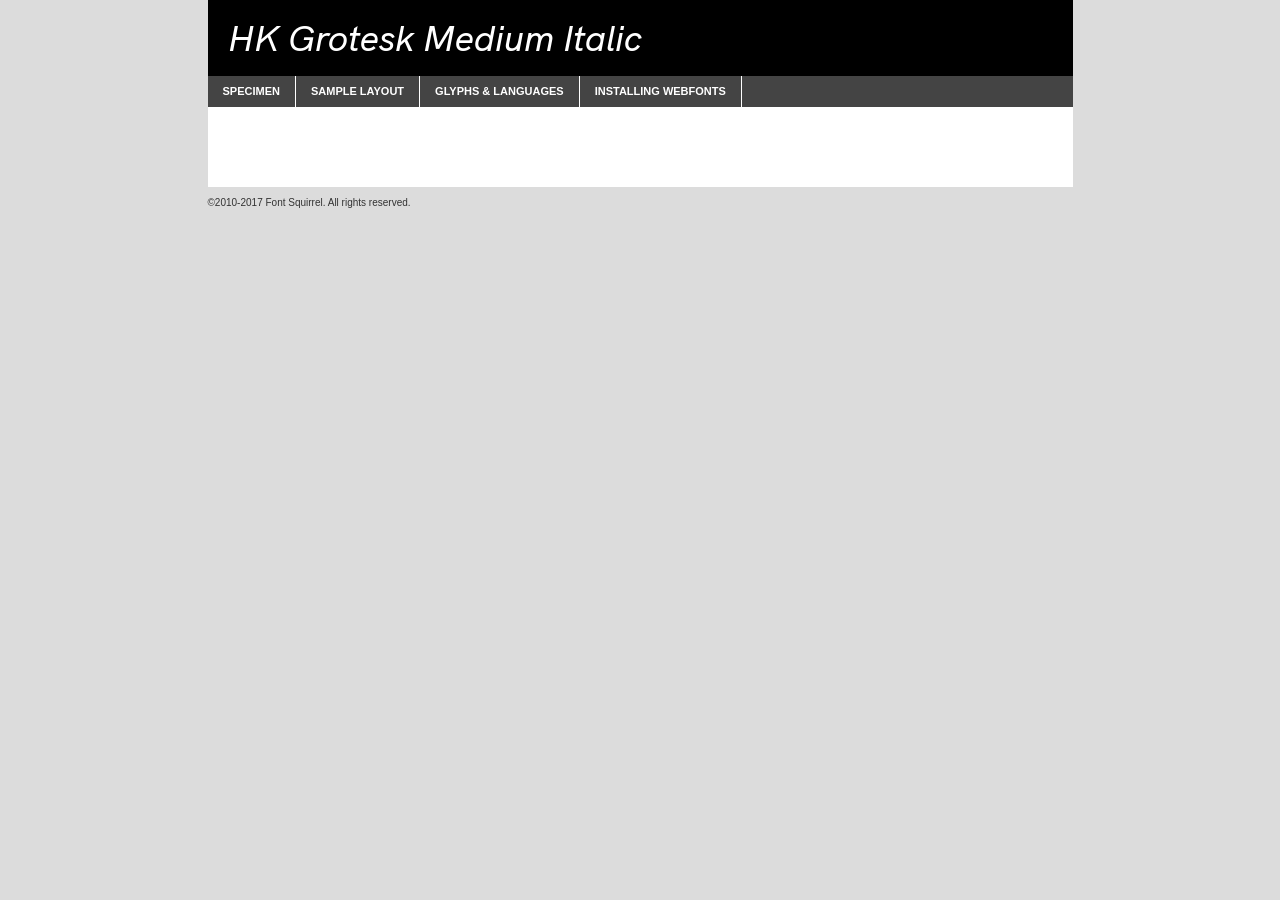
<file: css/hkgrotesk-mediumitalic-demo.html>
<!DOCTYPE html PUBLIC "-//W3C//DTD XHTML 1.0 Transitional//EN"
	"http://www.w3.org/TR/xhtml1/DTD/xhtml1-transitional.dtd">

<html xmlns="http://www.w3.org/1999/xhtml" xml:lang="en" lang="en">
<head>
	<meta http-equiv="Content-Type" content="text/html; charset=utf-8" />
	<script src="http://ajax.googleapis.com/ajax/libs/jquery/1.7.2/jquery.min.js" type="text/javascript" charset="utf-8"></script>
	<script type="text/javascript">
	(function($){$.fn.easyTabs=function(option){var param=jQuery.extend({fadeSpeed:"fast",defaultContent:1,activeClass:'active'},option);$(this).each(function(){var thisId="#"+this.id;if(param.defaultContent==''){param.defaultContent=1;}
	if(typeof param.defaultContent=="number")
	{var defaultTab=$(thisId+" .tabs li:eq("+(param.defaultContent-1)+") a").attr('href').substr(1);}else{var defaultTab=param.defaultContent;}
	$(thisId+" .tabs li a").each(function(){var tabToHide=$(this).attr('href').substr(1);$("#"+tabToHide).addClass('easytabs-tab-content');});hideAll();changeContent(defaultTab);function hideAll(){$(thisId+" .easytabs-tab-content").hide();}
	function changeContent(tabId){hideAll();$(thisId+" .tabs li").removeClass(param.activeClass);$(thisId+" .tabs li a[href=#"+tabId+"]").closest('li').addClass(param.activeClass);if(param.fadeSpeed!="none")
	{$(thisId+" #"+tabId).fadeIn(param.fadeSpeed);}else{$(thisId+" #"+tabId).show();}}
	$(thisId+" .tabs li").click(function(){var tabId=$(this).find('a').attr('href').substr(1);changeContent(tabId);return false;});});}})(jQuery);
	</script>
	<link rel="stylesheet" href="specimen_files/specimen_stylesheet.css" type="text/css" charset="utf-8" />
	<link rel="stylesheet" href="stylesheet.css" type="text/css" charset="utf-8" />

	<style type="text/css">
					body{
				font-family: 'hk_groteskmedium_italic';
							}
		</style>

	<title>HK Grotesk Medium Italic Specimen</title>
	
	
	<script type="text/javascript" charset="utf-8">
		$(document).ready(function() {
			$('#container').easyTabs({defaultContent:1});
		});
	</script>
</head>

<body>
<div id="container">
	<div id="header">
		HK Grotesk Medium Italic	</div>
	<ul class="tabs">
		<li><a href="#specimen">Specimen</a></li>
		<li><a href="#layout">Sample Layout</a></li>
				<li><a href="#glyphs">Glyphs &amp; Languages</a></li>
		<li><a href="#installing">Installing Webfonts</a></li>
		
	</ul>
	
	<div id="main_content">

		
			<div id="specimen">
		
				<div class="section">
					<div class="grid12 firstcol">
						<div class="huge">AaBb</div>
					</div>
				</div>
		
				<div class="section">
					<div class="glyph_range">A&#x200B;B&#x200b;C&#x200b;D&#x200b;E&#x200b;F&#x200b;G&#x200b;H&#x200b;I&#x200b;J&#x200b;K&#x200b;L&#x200b;M&#x200b;N&#x200b;O&#x200b;P&#x200b;Q&#x200b;R&#x200b;S&#x200b;T&#x200b;U&#x200b;V&#x200b;W&#x200b;X&#x200b;Y&#x200b;Z&#x200b;a&#x200b;b&#x200b;c&#x200b;d&#x200b;e&#x200b;f&#x200b;g&#x200b;h&#x200b;i&#x200b;j&#x200b;k&#x200b;l&#x200b;m&#x200b;n&#x200b;o&#x200b;p&#x200b;q&#x200b;r&#x200b;s&#x200b;t&#x200b;u&#x200b;v&#x200b;w&#x200b;x&#x200b;y&#x200b;z&#x200b;1&#x200b;2&#x200b;3&#x200b;4&#x200b;5&#x200b;6&#x200b;7&#x200b;8&#x200b;9&#x200b;0&#x200b;&amp;&#x200b;.&#x200b;,&#x200b;?&#x200b;!&#x200b;&#64;&#x200b;(&#x200b;)&#x200b;#&#x200b;$&#x200b;%&#x200b;*&#x200b;+&#x200b;-&#x200b;=&#x200b;:&#x200b;;</div>
				</div>
				<div class="section">
					<div class="grid12 firstcol">
						<table class="sample_table">
							<tr><td>10</td><td class="size10">abcdefghijklmnopqrstuvwxyzABCDEFGHIJKLMNOPQRSTUVWXYZ0123456789abcdefghijklmnopqrstuvwxyzABCDEFGHIJKLMNOPQRSTUVWXYZ0123456789abcdefghijklmnopqrstuvwxyzABCDEFGHIJKLMNOPQRSTUVWXYZ</td></tr>
							<tr><td>11</td><td class="size11">abcdefghijklmnopqrstuvwxyzABCDEFGHIJKLMNOPQRSTUVWXYZ0123456789abcdefghijklmnopqrstuvwxyzABCDEFGHIJKLMNOPQRSTUVWXYZ0123456789abcdefghijklmnopqrstuvwxyzABCDEFGHIJKLMNOPQRSTUVWXYZ</td></tr>
							<tr><td>12</td><td class="size12">abcdefghijklmnopqrstuvwxyzABCDEFGHIJKLMNOPQRSTUVWXYZ0123456789abcdefghijklmnopqrstuvwxyzABCDEFGHIJKLMNOPQRSTUVWXYZ0123456789abcdefghijklmnopqrstuvwxyzABCDEFGHIJKLMNOPQRSTUVWXYZ</td></tr>
							<tr><td>13</td><td class="size13">abcdefghijklmnopqrstuvwxyzABCDEFGHIJKLMNOPQRSTUVWXYZ0123456789abcdefghijklmnopqrstuvwxyzABCDEFGHIJKLMNOPQRSTUVWXYZ0123456789abcdefghijklmnopqrstuvwxyzABCDEFGHIJKLMNOPQRSTUVWXYZ</td></tr>
							<tr><td>14</td><td class="size14">abcdefghijklmnopqrstuvwxyzABCDEFGHIJKLMNOPQRSTUVWXYZ0123456789abcdefghijklmnopqrstuvwxyzABCDEFGHIJKLMNOPQRSTUVWXYZ0123456789abcdefghijklmnopqrstuvwxyzABCDEFGHIJKLMNOPQRSTUVWXYZ</td></tr>
							<tr><td>16</td><td class="size16">abcdefghijklmnopqrstuvwxyzABCDEFGHIJKLMNOPQRSTUVWXYZ0123456789abcdefghijklmnopqrstuvwxyzABCDEFGHIJKLMNOPQRSTUVWXYZ</td></tr>
							<tr><td>18</td><td class="size18">abcdefghijklmnopqrstuvwxyzABCDEFGHIJKLMNOPQRSTUVWXYZ0123456789abcdefghijklmnopqrstuvwxyzABCDEFGHIJKLMNOPQRSTUVWXYZ</td></tr>
							<tr><td>20</td><td class="size20">abcdefghijklmnopqrstuvwxyzABCDEFGHIJKLMNOPQRSTUVWXYZ0123456789abcdefghijklmnopqrstuvwxyzABCDEFGHIJKLMNOPQRSTUVWXYZ</td></tr>
							<tr><td>24</td><td class="size24">abcdefghijklmnopqrstuvwxyzABCDEFGHIJKLMNOPQRSTUVWXYZ0123456789abcdefghijklmnopqrstuvwxyzABCDEFGHIJKLMNOPQRSTUVWXYZ</td></tr>
							<tr><td>30</td><td class="size30">abcdefghijklmnopqrstuvwxyzABCDEFGHIJKLMNOPQRSTUVWXYZ0123456789abcdefghijklmnopqrstuvwxyzABCDEFGHIJKLMNOPQRSTUVWXYZ</td></tr>
							<tr><td>36</td><td class="size36">abcdefghijklmnopqrstuvwxyzABCDEFGHIJKLMNOPQRSTUVWXYZ0123456789abcdefghijklmnopqrstuvwxyzABCDEFGHIJKLMNOPQRSTUVWXYZ</td></tr>
							<tr><td>48</td><td class="size48">abcdefghijklmnopqrstuvwxyzABCDEFGHIJKLMNOPQRSTUVWXYZ0123456789abcdefghijklmnopqrstuvwxyzABCDEFGHIJKLMNOPQRSTUVWXYZ</td></tr>
							<tr><td>60</td><td class="size60">abcdefghijklmnopqrstuvwxyzABCDEFGHIJKLMNOPQRSTUVWXYZ0123456789abcdefghijklmnopqrstuvwxyzABCDEFGHIJKLMNOPQRSTUVWXYZ</td></tr>
							<tr><td>72</td><td class="size72">abcdefghijklmnopqrstuvwxyzABCDEFGHIJKLMNOPQRSTUVWXYZ0123456789abcdefghijklmnopqrstuvwxyzABCDEFGHIJKLMNOPQRSTUVWXYZ</td></tr>
							<tr><td>90</td><td class="size90">abcdefghijklmnopqrstuvwxyzABCDEFGHIJKLMNOPQRSTUVWXYZ0123456789abcdefghijklmnopqrstuvwxyzABCDEFGHIJKLMNOPQRSTUVWXYZ</td></tr>
						</table>
				
					</div>
			
				</div>
		
		
		
								<div class="section" id="bodycomparison">


										<div id="xheight">
				<div class="fontbody">&#x25FC;&#x25FC;&#x25FC;&#x25FC;&#x25FC;&#x25FC;&#x25FC;&#x25FC;&#x25FC;&#x25FC;&#x25FC;&#x25FC;&#x25FC;&#x25FC;&#x25FC;&#x25FC;&#x25FC;&#x25FC;&#x25FC;&#x25FC;&#x25FC;&#x25FC;&#x25FC;&#x25FC;&#x25FC;&#x25FC;&#x25FC;&#x25FC;&#x25FC;&#x25FC;&#x25FC;&#x25FC;&#x25FC;&#x25FC;&#x25FC;&#x25FC;&#x25FC;&#x25FC;&#x25FC;&#x25FC;&#x25FC;&#x25FC;&#x25FC;&#x25FC;&#x25FC;&#x25FC;&#x25FC;&#x25FC;&#x25FC;&#x25FC;&#x25FC;&#x25FC;&#x25FC;&#x25FC;&#x25FC;&#x25FC;&#x25FC;&#x25FC;&#x25FC;&#x25FC;&#x25FC;&#x25FC;&#x25FC;&#x25FC;&#x25FC;&#x25FC;&#x25FC;&#x25FC;&#x25FC;&#x25FC;&#x25FC;&#x25FC;&#x25FC;&#x25FC;&#x25FC;&#x25FC;&#x25FC;&#x25FC;&#x25FC;&#x25FC;&#x25FC;&#x25FC;&#x25FC;&#x25FC;&#x25FC;&#x25FC;&#x25FC;&#x25FC;&#x25FC;&#x25FC;&#x25FC;&#x25FC;&#x25FC;&#x25FC;&#x25FC;&#x25FC;&#x25FC;&#x25FC;&#x25FC;body</div><div class="arialbody">body</div><div class="verdanabody">body</div><div class="georgiabody">body</div></div>
										<div class="fontbody" style="z-index:1">
											body<span>HK Grotesk Medium Italic</span>
										</div>
										<div class="arialbody" style="z-index:1">
											body<span>Arial</span>
										</div>
										<div class="verdanabody" style="z-index:1">
											body<span>Verdana</span>
										</div>
										<div class="georgiabody" style="z-index:1">
											body<span>Georgia</span>
										</div>



								</div>
		
		
				<div class="section psample psample_row1" id="">
					
					<div class="grid2 firstcol">
						<p class="size10"><span>10.</span>Aenean lacinia bibendum nulla sed consectetur. Fusce dapibus, tellus ac cursus commodo, tortor mauris condimentum nibh, ut fermentum massa justo sit amet risus. Nullam id dolor id nibh ultricies vehicula ut id elit. Cum sociis natoque penatibus et magnis dis parturient montes, nascetur ridiculus mus. Nulla vitae elit libero, a pharetra augue.</p>
			
					</div>
					<div class="grid3">
						<p class="size11"><span>11.</span>Aenean lacinia bibendum nulla sed consectetur. Fusce dapibus, tellus ac cursus commodo, tortor mauris condimentum nibh, ut fermentum massa justo sit amet risus. Nullam id dolor id nibh ultricies vehicula ut id elit. Cum sociis natoque penatibus et magnis dis parturient montes, nascetur ridiculus mus. Nulla vitae elit libero, a pharetra augue.</p>
			
					</div>
					<div class="grid3">
						<p class="size12"><span>12.</span>Aenean lacinia bibendum nulla sed consectetur. Fusce dapibus, tellus ac cursus commodo, tortor mauris condimentum nibh, ut fermentum massa justo sit amet risus. Nullam id dolor id nibh ultricies vehicula ut id elit. Cum sociis natoque penatibus et magnis dis parturient montes, nascetur ridiculus mus. Nulla vitae elit libero, a pharetra augue.</p>
			
					</div>
					<div class="grid4">
						<p class="size13"><span>13.</span>Aenean lacinia bibendum nulla sed consectetur. Fusce dapibus, tellus ac cursus commodo, tortor mauris condimentum nibh, ut fermentum massa justo sit amet risus. Nullam id dolor id nibh ultricies vehicula ut id elit. Cum sociis natoque penatibus et magnis dis parturient montes, nascetur ridiculus mus. Nulla vitae elit libero, a pharetra augue.</p>
			
					</div>
					<div class="white_blend"></div>
					
				</div>
				<div class="section psample psample_row2" id="">
					<div class="grid3 firstcol">
						<p class="size14"><span>14.</span>Aenean lacinia bibendum nulla sed consectetur. Fusce dapibus, tellus ac cursus commodo, tortor mauris condimentum nibh, ut fermentum massa justo sit amet risus. Nullam id dolor id nibh ultricies vehicula ut id elit. Cum sociis natoque penatibus et magnis dis parturient montes, nascetur ridiculus mus. Nulla vitae elit libero, a pharetra augue.</p>
			
					</div>
					<div class="grid4">
						<p class="size16"><span>16.</span>Aenean lacinia bibendum nulla sed consectetur. Fusce dapibus, tellus ac cursus commodo, tortor mauris condimentum nibh, ut fermentum massa justo sit amet risus. Nullam id dolor id nibh ultricies vehicula ut id elit. Cum sociis natoque penatibus et magnis dis parturient montes, nascetur ridiculus mus. Nulla vitae elit libero, a pharetra augue.</p>
			
					</div>
					<div class="grid5">
						<p class="size18"><span>18.</span>Aenean lacinia bibendum nulla sed consectetur. Fusce dapibus, tellus ac cursus commodo, tortor mauris condimentum nibh, ut fermentum massa justo sit amet risus. Nullam id dolor id nibh ultricies vehicula ut id elit. Cum sociis natoque penatibus et magnis dis parturient montes, nascetur ridiculus mus. Nulla vitae elit libero, a pharetra augue.</p>
			
					</div>

					<div class="white_blend"></div>

				</div>
				
				<div class="section psample psample_row3" id="">
					<div class="grid5 firstcol">
						<p class="size20"><span>20.</span>Aenean lacinia bibendum nulla sed consectetur. Fusce dapibus, tellus ac cursus commodo, tortor mauris condimentum nibh, ut fermentum massa justo sit amet risus. Nullam id dolor id nibh ultricies vehicula ut id elit. Cum sociis natoque penatibus et magnis dis parturient montes, nascetur ridiculus mus. Nulla vitae elit libero, a pharetra augue.</p>
					</div>
					<div class="grid7">
						<p class="size24"><span>24.</span>Aenean lacinia bibendum nulla sed consectetur. Fusce dapibus, tellus ac cursus commodo, tortor mauris condimentum nibh, ut fermentum massa justo sit amet risus. Nullam id dolor id nibh ultricies vehicula ut id elit. Cum sociis natoque penatibus et magnis dis parturient montes, nascetur ridiculus mus. Nulla vitae elit libero, a pharetra augue.</p>
					</div>
					
					<div class="white_blend"></div>
					
				</div>
				
				<div class="section psample psample_row4" id="">
					<div class="grid12 firstcol">
						<p class="size30"><span>30.</span>Aenean lacinia bibendum nulla sed consectetur. Fusce dapibus, tellus ac cursus commodo, tortor mauris condimentum nibh, ut fermentum massa justo sit amet risus. Nullam id dolor id nibh ultricies vehicula ut id elit. Cum sociis natoque penatibus et magnis dis parturient montes, nascetur ridiculus mus. Nulla vitae elit libero, a pharetra augue.</p>
					</div>
					<div class="white_blend"></div>
					
				</div>
				
				
				
				<div class="section psample psample_row1 fullreverse">
					<div class="grid2 firstcol">
						<p class="size10"><span>10.</span>Aenean lacinia bibendum nulla sed consectetur. Fusce dapibus, tellus ac cursus commodo, tortor mauris condimentum nibh, ut fermentum massa justo sit amet risus. Nullam id dolor id nibh ultricies vehicula ut id elit. Cum sociis natoque penatibus et magnis dis parturient montes, nascetur ridiculus mus. Nulla vitae elit libero, a pharetra augue.</p>
			
					</div>
					<div class="grid3">
						<p class="size11"><span>11.</span>Aenean lacinia bibendum nulla sed consectetur. Fusce dapibus, tellus ac cursus commodo, tortor mauris condimentum nibh, ut fermentum massa justo sit amet risus. Nullam id dolor id nibh ultricies vehicula ut id elit. Cum sociis natoque penatibus et magnis dis parturient montes, nascetur ridiculus mus. Nulla vitae elit libero, a pharetra augue.</p>
			
					</div>
					<div class="grid3">
						<p class="size12"><span>12.</span>Aenean lacinia bibendum nulla sed consectetur. Fusce dapibus, tellus ac cursus commodo, tortor mauris condimentum nibh, ut fermentum massa justo sit amet risus. Nullam id dolor id nibh ultricies vehicula ut id elit. Cum sociis natoque penatibus et magnis dis parturient montes, nascetur ridiculus mus. Nulla vitae elit libero, a pharetra augue.</p>
			
					</div>
					<div class="grid4">
						<p class="size13"><span>13.</span>Aenean lacinia bibendum nulla sed consectetur. Fusce dapibus, tellus ac cursus commodo, tortor mauris condimentum nibh, ut fermentum massa justo sit amet risus. Nullam id dolor id nibh ultricies vehicula ut id elit. Cum sociis natoque penatibus et magnis dis parturient montes, nascetur ridiculus mus. Nulla vitae elit libero, a pharetra augue.</p>
			
					</div>
					<div class="black_blend"></div>
					
				</div>
				
				<div class="section psample psample_row2 fullreverse">
					<div class="grid3 firstcol">
						<p class="size14"><span>14.</span>Aenean lacinia bibendum nulla sed consectetur. Fusce dapibus, tellus ac cursus commodo, tortor mauris condimentum nibh, ut fermentum massa justo sit amet risus. Nullam id dolor id nibh ultricies vehicula ut id elit. Cum sociis natoque penatibus et magnis dis parturient montes, nascetur ridiculus mus. Nulla vitae elit libero, a pharetra augue.</p>
			
					</div>
					<div class="grid4">
						<p class="size16"><span>16.</span>Aenean lacinia bibendum nulla sed consectetur. Fusce dapibus, tellus ac cursus commodo, tortor mauris condimentum nibh, ut fermentum massa justo sit amet risus. Nullam id dolor id nibh ultricies vehicula ut id elit. Cum sociis natoque penatibus et magnis dis parturient montes, nascetur ridiculus mus. Nulla vitae elit libero, a pharetra augue.</p>
			
					</div>
					<div class="grid5">
						<p class="size18"><span>18.</span>Aenean lacinia bibendum nulla sed consectetur. Fusce dapibus, tellus ac cursus commodo, tortor mauris condimentum nibh, ut fermentum massa justo sit amet risus. Nullam id dolor id nibh ultricies vehicula ut id elit. Cum sociis natoque penatibus et magnis dis parturient montes, nascetur ridiculus mus. Nulla vitae elit libero, a pharetra augue.</p>
			
					</div>
					<div class="black_blend"></div>

				</div>
				
				<div class="section psample fullreverse psample_row3" id="">
					<div class="grid5 firstcol">
						<p class="size20"><span>20.</span>Aenean lacinia bibendum nulla sed consectetur. Fusce dapibus, tellus ac cursus commodo, tortor mauris condimentum nibh, ut fermentum massa justo sit amet risus. Nullam id dolor id nibh ultricies vehicula ut id elit. Cum sociis natoque penatibus et magnis dis parturient montes, nascetur ridiculus mus. Nulla vitae elit libero, a pharetra augue.</p>
					</div>
					<div class="grid7">
						<p class="size24"><span>24.</span>Aenean lacinia bibendum nulla sed consectetur. Fusce dapibus, tellus ac cursus commodo, tortor mauris condimentum nibh, ut fermentum massa justo sit amet risus. Nullam id dolor id nibh ultricies vehicula ut id elit. Cum sociis natoque penatibus et magnis dis parturient montes, nascetur ridiculus mus. Nulla vitae elit libero, a pharetra augue.</p>
					</div>
					
					<div class="black_blend"></div>
					
				</div>
				
				<div class="section psample fullreverse psample_row4" id="" style="border-bottom: 20px #000 solid;">
					<div class="grid12 firstcol">
						<p class="size30"><span>30.</span>Aenean lacinia bibendum nulla sed consectetur. Fusce dapibus, tellus ac cursus commodo, tortor mauris condimentum nibh, ut fermentum massa justo sit amet risus. Nullam id dolor id nibh ultricies vehicula ut id elit. Cum sociis natoque penatibus et magnis dis parturient montes, nascetur ridiculus mus. Nulla vitae elit libero, a pharetra augue.</p>
					</div>
					<div class="black_blend"></div>
					
				</div>
				
				
				
				
			</div>
			
			<div id="layout">
				
				<div class="section">
					
					<div class="grid12 firstcol">
						<h1>Lorem Ipsum Dolor</h1>
						<h2>Etiam porta sem malesuada magna mollis euismod</h2>
						
						<p class="byline">By <a href="#link">Aenean Lacinia</a></p>
					</div>
				</div>
				<div class="section">
					<div class="grid8 firstcol">
						<p class="large">Donec sed odio dui. Morbi leo risus, porta ac consectetur ac, vestibulum at eros. Fusce dapibus, tellus ac cursus commodo, tortor mauris condimentum nibh, ut fermentum massa justo sit amet risus. </p>

						
						<h3>Pellentesque ornare sem</h3>

						<p>Maecenas sed diam eget risus varius blandit sit amet non magna. Maecenas faucibus mollis interdum. Donec ullamcorper nulla non metus auctor fringilla. Nullam id dolor id nibh ultricies vehicula ut id elit. Nullam id dolor id nibh ultricies vehicula ut id elit. </p>

						<p>Aenean eu leo quam. Pellentesque ornare sem lacinia quam venenatis vestibulum. Lorem ipsum dolor sit amet, consectetur adipiscing elit. Cum sociis natoque penatibus et magnis dis parturient montes, nascetur ridiculus mus. </p>

						<p>Nulla vitae elit libero, a pharetra augue. Praesent commodo cursus magna, vel scelerisque nisl consectetur et. Aenean lacinia bibendum nulla sed consectetur. </p>

						<p>Nullam quis risus eget urna mollis ornare vel eu leo. Nullam quis risus eget urna mollis ornare vel eu leo. Maecenas sed diam eget risus varius blandit sit amet non magna. Donec ullamcorper nulla non metus auctor fringilla. </p>

						<h3>Cras mattis consectetur</h3>

						<p>Aenean eu leo quam. Pellentesque ornare sem lacinia quam venenatis vestibulum. Aenean lacinia bibendum nulla sed consectetur. Integer posuere erat a ante venenatis dapibus posuere velit aliquet. Cras mattis consectetur purus sit amet fermentum. </p>

						<p>Nullam id dolor id nibh ultricies vehicula ut id elit. Nullam quis risus eget urna mollis ornare vel eu leo. Cras mattis consectetur purus sit amet fermentum.</p>
					</div>
					
					<div class="grid4 sidebar">
						
						<div class="box reverse">
							<p class="last">Nullam quis risus eget urna mollis ornare vel eu leo. Donec ullamcorper nulla non metus auctor fringilla. Cras mattis consectetur purus sit amet fermentum. Sed posuere consectetur est at lobortis. Lorem ipsum dolor sit amet, consectetur adipiscing elit. </p>
						</div>
						
						<p class="caption">Maecenas sed diam eget risus varius.</p>

						<p>Vestibulum id ligula porta felis euismod semper. Integer posuere erat a ante venenatis dapibus posuere velit aliquet. Vestibulum id ligula porta felis euismod semper. Sed posuere consectetur est at lobortis. Maecenas sed diam eget risus varius blandit sit amet non magna. Fusce dapibus, tellus ac cursus commodo, tortor mauris condimentum nibh, ut fermentum massa justo sit amet risus. </p>

					

						<p>Duis mollis, est non commodo luctus, nisi erat porttitor ligula, eget lacinia odio sem nec elit. Aenean lacinia bibendum nulla sed consectetur. Vivamus sagittis lacus vel augue laoreet rutrum faucibus dolor auctor. Aenean lacinia bibendum nulla sed consectetur. Nullam quis risus eget urna mollis ornare vel eu leo. </p>

						<p>Praesent commodo cursus magna, vel scelerisque nisl consectetur et. Donec ullamcorper nulla non metus auctor fringilla. Maecenas faucibus mollis interdum. Fusce dapibus, tellus ac cursus commodo, tortor mauris condimentum nibh, ut fermentum massa justo sit amet risus. </p>

					</div>
				</div>
				
			</div>


			



		<div id="glyphs">
			<div class="section">
				<div class="grid12 firstcol">
			
				<h1>Language Support</h1>
				<p>The subset of HK Grotesk Medium Italic in this kit supports the following languages:<br />
			
					Afrikaans, Albanian, Basque, Bosnian, Breton, Chamorro, Chichewa_nyanja, Croatian, Czech, Danish, Dutch, English, Estonian, Faroese, Finnish, French, Frisian, Galician, German, Hungarian, Icelandic, Italian, Latvian, Lithuanian, Malagasy, Maltese, Norwegian, Polish, Portuguese, Romanian, Slovak, Slovenian, Spanish, Swedish, Turkish, Welsh, Alsatian, Aragonese, Arapaho, Aromanian, Arrernte, Asturian, Aymara, Bislama, Cebuano, Cheyenne, Cimbrian, Corsican, Fijian, French_creole, Friulian, Genoese, Gilbertese, Greenlandic, Guarani, Haitian_creole, Hawaiian, Hiligaynon, Hmong, Hopi, Ibanag, Iloko_ilokano, Indonesian, Interglossa_glosa, Interlingua, Irish_gaelic, Istro-romanian, Jerriais, Kashubian, Kurdish_kurmanji, Ladin, Lojban, Lombard, Low_saxon, Luxembourgeois, Manx, Maori, Megleno-romanian, Mohawk, Nahuatl, Norfolk_pitcairnese, Northern_sotho, Occitan, Oromo, Pangasinan, Papiamento, Piedmontese, Potawatomi, Rhaeto-romance, Romansh, Rotokas, Sami_inari, Sami_lule, Samoan, Sardinian, Scots_gaelic, Seychelles_creole, Shona, Sicilian, Somali, Southern_ndebele, Southern_sotho, Swahili, Swati_swazi, Tagalog_filipino_pilipino, Tahitian, Tausug, Tetum, Tok_pisin, Tongan, Tswana, Turkmen, Turkmen_latinized, Tuvaluan, Uyghur_latinized, Veps, Volapuk, Votic_latinized, Walloon, Warlpiri, Xhosa, Yapese, Zulu, Latinbasic, Ubasic, Demo, Vietnamese				</p>
				<h1>Glyph Chart</h1>
				<p>The subset of HK Grotesk Medium Italic in this kit includes all the glyphs listed below. Unicode entities are included above each glyph to help you insert individual characters into your layout.</p>
				<div id="glyph_chart">
			
																				 <div><p>&amp;#32;</p>&#32;</div>
																				 <div><p>&amp;#33;</p>&#33;</div>
																				 <div><p>&amp;#34;</p>&#34;</div>
																				 <div><p>&amp;#35;</p>&#35;</div>
																				 <div><p>&amp;#36;</p>&#36;</div>
																				 <div><p>&amp;#37;</p>&#37;</div>
																				 <div><p>&amp;#38;</p>&#38;</div>
																				 <div><p>&amp;#39;</p>&#39;</div>
																				 <div><p>&amp;#40;</p>&#40;</div>
																				 <div><p>&amp;#41;</p>&#41;</div>
																				 <div><p>&amp;#42;</p>&#42;</div>
																				 <div><p>&amp;#43;</p>&#43;</div>
																				 <div><p>&amp;#44;</p>&#44;</div>
																				 <div><p>&amp;#45;</p>&#45;</div>
																				 <div><p>&amp;#46;</p>&#46;</div>
																				 <div><p>&amp;#47;</p>&#47;</div>
																				 <div><p>&amp;#48;</p>&#48;</div>
																				 <div><p>&amp;#49;</p>&#49;</div>
																				 <div><p>&amp;#50;</p>&#50;</div>
																				 <div><p>&amp;#51;</p>&#51;</div>
																				 <div><p>&amp;#52;</p>&#52;</div>
																				 <div><p>&amp;#53;</p>&#53;</div>
																				 <div><p>&amp;#54;</p>&#54;</div>
																				 <div><p>&amp;#55;</p>&#55;</div>
																				 <div><p>&amp;#56;</p>&#56;</div>
																				 <div><p>&amp;#57;</p>&#57;</div>
																				 <div><p>&amp;#58;</p>&#58;</div>
																				 <div><p>&amp;#59;</p>&#59;</div>
																				 <div><p>&amp;#60;</p>&#60;</div>
																				 <div><p>&amp;#61;</p>&#61;</div>
																				 <div><p>&amp;#62;</p>&#62;</div>
																				 <div><p>&amp;#63;</p>&#63;</div>
																				 <div><p>&amp;#64;</p>&#64;</div>
																				 <div><p>&amp;#65;</p>&#65;</div>
																				 <div><p>&amp;#66;</p>&#66;</div>
																				 <div><p>&amp;#67;</p>&#67;</div>
																				 <div><p>&amp;#68;</p>&#68;</div>
																				 <div><p>&amp;#69;</p>&#69;</div>
																				 <div><p>&amp;#70;</p>&#70;</div>
																				 <div><p>&amp;#71;</p>&#71;</div>
																				 <div><p>&amp;#72;</p>&#72;</div>
																				 <div><p>&amp;#73;</p>&#73;</div>
																				 <div><p>&amp;#74;</p>&#74;</div>
																				 <div><p>&amp;#75;</p>&#75;</div>
																				 <div><p>&amp;#76;</p>&#76;</div>
																				 <div><p>&amp;#77;</p>&#77;</div>
																				 <div><p>&amp;#78;</p>&#78;</div>
																				 <div><p>&amp;#79;</p>&#79;</div>
																				 <div><p>&amp;#80;</p>&#80;</div>
																				 <div><p>&amp;#81;</p>&#81;</div>
																				 <div><p>&amp;#82;</p>&#82;</div>
																				 <div><p>&amp;#83;</p>&#83;</div>
																				 <div><p>&amp;#84;</p>&#84;</div>
																				 <div><p>&amp;#85;</p>&#85;</div>
																				 <div><p>&amp;#86;</p>&#86;</div>
																				 <div><p>&amp;#87;</p>&#87;</div>
																				 <div><p>&amp;#88;</p>&#88;</div>
																				 <div><p>&amp;#89;</p>&#89;</div>
																				 <div><p>&amp;#90;</p>&#90;</div>
																				 <div><p>&amp;#91;</p>&#91;</div>
																				 <div><p>&amp;#92;</p>&#92;</div>
																				 <div><p>&amp;#93;</p>&#93;</div>
																				 <div><p>&amp;#94;</p>&#94;</div>
																				 <div><p>&amp;#95;</p>&#95;</div>
																				 <div><p>&amp;#96;</p>&#96;</div>
																				 <div><p>&amp;#97;</p>&#97;</div>
																				 <div><p>&amp;#98;</p>&#98;</div>
																				 <div><p>&amp;#99;</p>&#99;</div>
																				 <div><p>&amp;#100;</p>&#100;</div>
																				 <div><p>&amp;#101;</p>&#101;</div>
																				 <div><p>&amp;#102;</p>&#102;</div>
																				 <div><p>&amp;#103;</p>&#103;</div>
																				 <div><p>&amp;#104;</p>&#104;</div>
																				 <div><p>&amp;#105;</p>&#105;</div>
																				 <div><p>&amp;#106;</p>&#106;</div>
																				 <div><p>&amp;#107;</p>&#107;</div>
																				 <div><p>&amp;#108;</p>&#108;</div>
																				 <div><p>&amp;#109;</p>&#109;</div>
																				 <div><p>&amp;#110;</p>&#110;</div>
																				 <div><p>&amp;#111;</p>&#111;</div>
																				 <div><p>&amp;#112;</p>&#112;</div>
																				 <div><p>&amp;#113;</p>&#113;</div>
																				 <div><p>&amp;#114;</p>&#114;</div>
																				 <div><p>&amp;#115;</p>&#115;</div>
																				 <div><p>&amp;#116;</p>&#116;</div>
																				 <div><p>&amp;#117;</p>&#117;</div>
																				 <div><p>&amp;#118;</p>&#118;</div>
																				 <div><p>&amp;#119;</p>&#119;</div>
																				 <div><p>&amp;#120;</p>&#120;</div>
																				 <div><p>&amp;#121;</p>&#121;</div>
																				 <div><p>&amp;#122;</p>&#122;</div>
																				 <div><p>&amp;#123;</p>&#123;</div>
																				 <div><p>&amp;#124;</p>&#124;</div>
																				 <div><p>&amp;#125;</p>&#125;</div>
																				 <div><p>&amp;#126;</p>&#126;</div>
																				 <div><p>&amp;#160;</p>&#160;</div>
																				 <div><p>&amp;#161;</p>&#161;</div>
																				 <div><p>&amp;#162;</p>&#162;</div>
																				 <div><p>&amp;#163;</p>&#163;</div>
																				 <div><p>&amp;#164;</p>&#164;</div>
																				 <div><p>&amp;#165;</p>&#165;</div>
																				 <div><p>&amp;#166;</p>&#166;</div>
																				 <div><p>&amp;#167;</p>&#167;</div>
																				 <div><p>&amp;#168;</p>&#168;</div>
																				 <div><p>&amp;#169;</p>&#169;</div>
																				 <div><p>&amp;#170;</p>&#170;</div>
																				 <div><p>&amp;#171;</p>&#171;</div>
																				 <div><p>&amp;#172;</p>&#172;</div>
																				 <div><p>&amp;#173;</p>&#173;</div>
																				 <div><p>&amp;#174;</p>&#174;</div>
																				 <div><p>&amp;#175;</p>&#175;</div>
																				 <div><p>&amp;#176;</p>&#176;</div>
																				 <div><p>&amp;#177;</p>&#177;</div>
																				 <div><p>&amp;#180;</p>&#180;</div>
																				 <div><p>&amp;#181;</p>&#181;</div>
																				 <div><p>&amp;#182;</p>&#182;</div>
																				 <div><p>&amp;#183;</p>&#183;</div>
																				 <div><p>&amp;#184;</p>&#184;</div>
																				 <div><p>&amp;#186;</p>&#186;</div>
																				 <div><p>&amp;#187;</p>&#187;</div>
																				 <div><p>&amp;#191;</p>&#191;</div>
																				 <div><p>&amp;#192;</p>&#192;</div>
																				 <div><p>&amp;#193;</p>&#193;</div>
																				 <div><p>&amp;#194;</p>&#194;</div>
																				 <div><p>&amp;#195;</p>&#195;</div>
																				 <div><p>&amp;#196;</p>&#196;</div>
																				 <div><p>&amp;#197;</p>&#197;</div>
																				 <div><p>&amp;#198;</p>&#198;</div>
																				 <div><p>&amp;#199;</p>&#199;</div>
																				 <div><p>&amp;#200;</p>&#200;</div>
																				 <div><p>&amp;#201;</p>&#201;</div>
																				 <div><p>&amp;#202;</p>&#202;</div>
																				 <div><p>&amp;#203;</p>&#203;</div>
																				 <div><p>&amp;#204;</p>&#204;</div>
																				 <div><p>&amp;#205;</p>&#205;</div>
																				 <div><p>&amp;#206;</p>&#206;</div>
																				 <div><p>&amp;#207;</p>&#207;</div>
																				 <div><p>&amp;#208;</p>&#208;</div>
																				 <div><p>&amp;#209;</p>&#209;</div>
																				 <div><p>&amp;#210;</p>&#210;</div>
																				 <div><p>&amp;#211;</p>&#211;</div>
																				 <div><p>&amp;#212;</p>&#212;</div>
																				 <div><p>&amp;#213;</p>&#213;</div>
																				 <div><p>&amp;#214;</p>&#214;</div>
																				 <div><p>&amp;#215;</p>&#215;</div>
																				 <div><p>&amp;#216;</p>&#216;</div>
																				 <div><p>&amp;#217;</p>&#217;</div>
																				 <div><p>&amp;#218;</p>&#218;</div>
																				 <div><p>&amp;#219;</p>&#219;</div>
																				 <div><p>&amp;#220;</p>&#220;</div>
																				 <div><p>&amp;#221;</p>&#221;</div>
																				 <div><p>&amp;#222;</p>&#222;</div>
																				 <div><p>&amp;#223;</p>&#223;</div>
																				 <div><p>&amp;#224;</p>&#224;</div>
																				 <div><p>&amp;#225;</p>&#225;</div>
																				 <div><p>&amp;#226;</p>&#226;</div>
																				 <div><p>&amp;#227;</p>&#227;</div>
																				 <div><p>&amp;#228;</p>&#228;</div>
																				 <div><p>&amp;#229;</p>&#229;</div>
																				 <div><p>&amp;#230;</p>&#230;</div>
																				 <div><p>&amp;#231;</p>&#231;</div>
																				 <div><p>&amp;#232;</p>&#232;</div>
																				 <div><p>&amp;#233;</p>&#233;</div>
																				 <div><p>&amp;#234;</p>&#234;</div>
																				 <div><p>&amp;#235;</p>&#235;</div>
																				 <div><p>&amp;#236;</p>&#236;</div>
																				 <div><p>&amp;#237;</p>&#237;</div>
																				 <div><p>&amp;#238;</p>&#238;</div>
																				 <div><p>&amp;#239;</p>&#239;</div>
																				 <div><p>&amp;#240;</p>&#240;</div>
																				 <div><p>&amp;#241;</p>&#241;</div>
																				 <div><p>&amp;#242;</p>&#242;</div>
																				 <div><p>&amp;#243;</p>&#243;</div>
																				 <div><p>&amp;#244;</p>&#244;</div>
																				 <div><p>&amp;#245;</p>&#245;</div>
																				 <div><p>&amp;#246;</p>&#246;</div>
																				 <div><p>&amp;#247;</p>&#247;</div>
																				 <div><p>&amp;#248;</p>&#248;</div>
																				 <div><p>&amp;#249;</p>&#249;</div>
																				 <div><p>&amp;#250;</p>&#250;</div>
																				 <div><p>&amp;#251;</p>&#251;</div>
																				 <div><p>&amp;#252;</p>&#252;</div>
																				 <div><p>&amp;#253;</p>&#253;</div>
																				 <div><p>&amp;#254;</p>&#254;</div>
																				 <div><p>&amp;#255;</p>&#255;</div>
																				 <div><p>&amp;#256;</p>&#256;</div>
																				 <div><p>&amp;#257;</p>&#257;</div>
																				 <div><p>&amp;#258;</p>&#258;</div>
																				 <div><p>&amp;#259;</p>&#259;</div>
																				 <div><p>&amp;#260;</p>&#260;</div>
																				 <div><p>&amp;#261;</p>&#261;</div>
																				 <div><p>&amp;#262;</p>&#262;</div>
																				 <div><p>&amp;#263;</p>&#263;</div>
																				 <div><p>&amp;#266;</p>&#266;</div>
																				 <div><p>&amp;#267;</p>&#267;</div>
																				 <div><p>&amp;#268;</p>&#268;</div>
																				 <div><p>&amp;#269;</p>&#269;</div>
																				 <div><p>&amp;#270;</p>&#270;</div>
																				 <div><p>&amp;#271;</p>&#271;</div>
																				 <div><p>&amp;#272;</p>&#272;</div>
																				 <div><p>&amp;#273;</p>&#273;</div>
																				 <div><p>&amp;#274;</p>&#274;</div>
																				 <div><p>&amp;#275;</p>&#275;</div>
																				 <div><p>&amp;#278;</p>&#278;</div>
																				 <div><p>&amp;#279;</p>&#279;</div>
																				 <div><p>&amp;#280;</p>&#280;</div>
																				 <div><p>&amp;#281;</p>&#281;</div>
																				 <div><p>&amp;#282;</p>&#282;</div>
																				 <div><p>&amp;#283;</p>&#283;</div>
																				 <div><p>&amp;#286;</p>&#286;</div>
																				 <div><p>&amp;#287;</p>&#287;</div>
																				 <div><p>&amp;#288;</p>&#288;</div>
																				 <div><p>&amp;#289;</p>&#289;</div>
																				 <div><p>&amp;#290;</p>&#290;</div>
																				 <div><p>&amp;#291;</p>&#291;</div>
																				 <div><p>&amp;#294;</p>&#294;</div>
																				 <div><p>&amp;#295;</p>&#295;</div>
																				 <div><p>&amp;#296;</p>&#296;</div>
																				 <div><p>&amp;#297;</p>&#297;</div>
																				 <div><p>&amp;#298;</p>&#298;</div>
																				 <div><p>&amp;#299;</p>&#299;</div>
																				 <div><p>&amp;#302;</p>&#302;</div>
																				 <div><p>&amp;#303;</p>&#303;</div>
																				 <div><p>&amp;#304;</p>&#304;</div>
																				 <div><p>&amp;#305;</p>&#305;</div>
																				 <div><p>&amp;#310;</p>&#310;</div>
																				 <div><p>&amp;#311;</p>&#311;</div>
																				 <div><p>&amp;#312;</p>&#312;</div>
																				 <div><p>&amp;#313;</p>&#313;</div>
																				 <div><p>&amp;#314;</p>&#314;</div>
																				 <div><p>&amp;#315;</p>&#315;</div>
																				 <div><p>&amp;#316;</p>&#316;</div>
																				 <div><p>&amp;#317;</p>&#317;</div>
																				 <div><p>&amp;#318;</p>&#318;</div>
																				 <div><p>&amp;#321;</p>&#321;</div>
																				 <div><p>&amp;#322;</p>&#322;</div>
																				 <div><p>&amp;#323;</p>&#323;</div>
																				 <div><p>&amp;#324;</p>&#324;</div>
																				 <div><p>&amp;#325;</p>&#325;</div>
																				 <div><p>&amp;#326;</p>&#326;</div>
																				 <div><p>&amp;#327;</p>&#327;</div>
																				 <div><p>&amp;#328;</p>&#328;</div>
																				 <div><p>&amp;#329;</p>&#329;</div>
																				 <div><p>&amp;#330;</p>&#330;</div>
																				 <div><p>&amp;#331;</p>&#331;</div>
																				 <div><p>&amp;#332;</p>&#332;</div>
																				 <div><p>&amp;#333;</p>&#333;</div>
																				 <div><p>&amp;#336;</p>&#336;</div>
																				 <div><p>&amp;#337;</p>&#337;</div>
																				 <div><p>&amp;#338;</p>&#338;</div>
																				 <div><p>&amp;#339;</p>&#339;</div>
																				 <div><p>&amp;#340;</p>&#340;</div>
																				 <div><p>&amp;#341;</p>&#341;</div>
																				 <div><p>&amp;#342;</p>&#342;</div>
																				 <div><p>&amp;#343;</p>&#343;</div>
																				 <div><p>&amp;#344;</p>&#344;</div>
																				 <div><p>&amp;#345;</p>&#345;</div>
																				 <div><p>&amp;#346;</p>&#346;</div>
																				 <div><p>&amp;#347;</p>&#347;</div>
																				 <div><p>&amp;#350;</p>&#350;</div>
																				 <div><p>&amp;#351;</p>&#351;</div>
																				 <div><p>&amp;#352;</p>&#352;</div>
																				 <div><p>&amp;#353;</p>&#353;</div>
																				 <div><p>&amp;#354;</p>&#354;</div>
																				 <div><p>&amp;#355;</p>&#355;</div>
																				 <div><p>&amp;#356;</p>&#356;</div>
																				 <div><p>&amp;#357;</p>&#357;</div>
																				 <div><p>&amp;#358;</p>&#358;</div>
																				 <div><p>&amp;#359;</p>&#359;</div>
																				 <div><p>&amp;#360;</p>&#360;</div>
																				 <div><p>&amp;#361;</p>&#361;</div>
																				 <div><p>&amp;#362;</p>&#362;</div>
																				 <div><p>&amp;#363;</p>&#363;</div>
																				 <div><p>&amp;#366;</p>&#366;</div>
																				 <div><p>&amp;#367;</p>&#367;</div>
																				 <div><p>&amp;#368;</p>&#368;</div>
																				 <div><p>&amp;#369;</p>&#369;</div>
																				 <div><p>&amp;#370;</p>&#370;</div>
																				 <div><p>&amp;#371;</p>&#371;</div>
																				 <div><p>&amp;#372;</p>&#372;</div>
																				 <div><p>&amp;#373;</p>&#373;</div>
																				 <div><p>&amp;#374;</p>&#374;</div>
																				 <div><p>&amp;#375;</p>&#375;</div>
																				 <div><p>&amp;#376;</p>&#376;</div>
																				 <div><p>&amp;#377;</p>&#377;</div>
																				 <div><p>&amp;#378;</p>&#378;</div>
																				 <div><p>&amp;#379;</p>&#379;</div>
																				 <div><p>&amp;#380;</p>&#380;</div>
																				 <div><p>&amp;#381;</p>&#381;</div>
																				 <div><p>&amp;#382;</p>&#382;</div>
																				 <div><p>&amp;#402;</p>&#402;</div>
																				 <div><p>&amp;#416;</p>&#416;</div>
																				 <div><p>&amp;#417;</p>&#417;</div>
																				 <div><p>&amp;#431;</p>&#431;</div>
																				 <div><p>&amp;#432;</p>&#432;</div>
																				 <div><p>&amp;#461;</p>&#461;</div>
																				 <div><p>&amp;#462;</p>&#462;</div>
																				 <div><p>&amp;#463;</p>&#463;</div>
																				 <div><p>&amp;#464;</p>&#464;</div>
																				 <div><p>&amp;#465;</p>&#465;</div>
																				 <div><p>&amp;#466;</p>&#466;</div>
																				 <div><p>&amp;#467;</p>&#467;</div>
																				 <div><p>&amp;#468;</p>&#468;</div>
																				 <div><p>&amp;#469;</p>&#469;</div>
																				 <div><p>&amp;#470;</p>&#470;</div>
																				 <div><p>&amp;#471;</p>&#471;</div>
																				 <div><p>&amp;#472;</p>&#472;</div>
																				 <div><p>&amp;#473;</p>&#473;</div>
																				 <div><p>&amp;#474;</p>&#474;</div>
																				 <div><p>&amp;#475;</p>&#475;</div>
																				 <div><p>&amp;#476;</p>&#476;</div>
																				 <div><p>&amp;#536;</p>&#536;</div>
																				 <div><p>&amp;#537;</p>&#537;</div>
																				 <div><p>&amp;#538;</p>&#538;</div>
																				 <div><p>&amp;#539;</p>&#539;</div>
																				 <div><p>&amp;#567;</p>&#567;</div>
																				 <div><p>&amp;#710;</p>&#710;</div>
																				 <div><p>&amp;#711;</p>&#711;</div>
																				 <div><p>&amp;#728;</p>&#728;</div>
																				 <div><p>&amp;#729;</p>&#729;</div>
																				 <div><p>&amp;#730;</p>&#730;</div>
																				 <div><p>&amp;#731;</p>&#731;</div>
																				 <div><p>&amp;#732;</p>&#732;</div>
																				 <div><p>&amp;#733;</p>&#733;</div>
																				 <div><p>&amp;#757;</p>&#757;</div>
																				 <div><p>&amp;#758;</p>&#758;</div>
																				 <div><p>&amp;#768;</p>&#768;</div>
																				 <div><p>&amp;#769;</p>&#769;</div>
																				 <div><p>&amp;#770;</p>&#770;</div>
																				 <div><p>&amp;#771;</p>&#771;</div>
																				 <div><p>&amp;#772;</p>&#772;</div>
																				 <div><p>&amp;#774;</p>&#774;</div>
																				 <div><p>&amp;#775;</p>&#775;</div>
																				 <div><p>&amp;#776;</p>&#776;</div>
																				 <div><p>&amp;#777;</p>&#777;</div>
																				 <div><p>&amp;#778;</p>&#778;</div>
																				 <div><p>&amp;#779;</p>&#779;</div>
																				 <div><p>&amp;#780;</p>&#780;</div>
																				 <div><p>&amp;#783;</p>&#783;</div>
																				 <div><p>&amp;#786;</p>&#786;</div>
																				 <div><p>&amp;#795;</p>&#795;</div>
																				 <div><p>&amp;#803;</p>&#803;</div>
																				 <div><p>&amp;#806;</p>&#806;</div>
																				 <div><p>&amp;#807;</p>&#807;</div>
																				 <div><p>&amp;#808;</p>&#808;</div>
																				 <div><p>&amp;#821;</p>&#821;</div>
																				 <div><p>&amp;#822;</p>&#822;</div>
																				 <div><p>&amp;#823;</p>&#823;</div>
																				 <div><p>&amp;#824;</p>&#824;</div>
																				 <div><p>&amp;#916;</p>&#916;</div>
																				 <div><p>&amp;#937;</p>&#937;</div>
																				 <div><p>&amp;#956;</p>&#956;</div>
																				 <div><p>&amp;#960;</p>&#960;</div>
																				 <div><p>&amp;#7808;</p>&#7808;</div>
																				 <div><p>&amp;#7809;</p>&#7809;</div>
																				 <div><p>&amp;#7810;</p>&#7810;</div>
																				 <div><p>&amp;#7811;</p>&#7811;</div>
																				 <div><p>&amp;#7812;</p>&#7812;</div>
																				 <div><p>&amp;#7813;</p>&#7813;</div>
																				 <div><p>&amp;#7838;</p>&#7838;</div>
																				 <div><p>&amp;#7840;</p>&#7840;</div>
																				 <div><p>&amp;#7841;</p>&#7841;</div>
																				 <div><p>&amp;#7842;</p>&#7842;</div>
																				 <div><p>&amp;#7843;</p>&#7843;</div>
																				 <div><p>&amp;#7844;</p>&#7844;</div>
																				 <div><p>&amp;#7845;</p>&#7845;</div>
																				 <div><p>&amp;#7846;</p>&#7846;</div>
																				 <div><p>&amp;#7847;</p>&#7847;</div>
																				 <div><p>&amp;#7848;</p>&#7848;</div>
																				 <div><p>&amp;#7849;</p>&#7849;</div>
																				 <div><p>&amp;#7850;</p>&#7850;</div>
																				 <div><p>&amp;#7851;</p>&#7851;</div>
																				 <div><p>&amp;#7852;</p>&#7852;</div>
																				 <div><p>&amp;#7853;</p>&#7853;</div>
																				 <div><p>&amp;#7854;</p>&#7854;</div>
																				 <div><p>&amp;#7855;</p>&#7855;</div>
																				 <div><p>&amp;#7856;</p>&#7856;</div>
																				 <div><p>&amp;#7857;</p>&#7857;</div>
																				 <div><p>&amp;#7858;</p>&#7858;</div>
																				 <div><p>&amp;#7859;</p>&#7859;</div>
																				 <div><p>&amp;#7860;</p>&#7860;</div>
																				 <div><p>&amp;#7861;</p>&#7861;</div>
																				 <div><p>&amp;#7862;</p>&#7862;</div>
																				 <div><p>&amp;#7863;</p>&#7863;</div>
																				 <div><p>&amp;#7864;</p>&#7864;</div>
																				 <div><p>&amp;#7865;</p>&#7865;</div>
																				 <div><p>&amp;#7866;</p>&#7866;</div>
																				 <div><p>&amp;#7867;</p>&#7867;</div>
																				 <div><p>&amp;#7868;</p>&#7868;</div>
																				 <div><p>&amp;#7869;</p>&#7869;</div>
																				 <div><p>&amp;#7870;</p>&#7870;</div>
																				 <div><p>&amp;#7871;</p>&#7871;</div>
																				 <div><p>&amp;#7872;</p>&#7872;</div>
																				 <div><p>&amp;#7873;</p>&#7873;</div>
																				 <div><p>&amp;#7874;</p>&#7874;</div>
																				 <div><p>&amp;#7875;</p>&#7875;</div>
																				 <div><p>&amp;#7876;</p>&#7876;</div>
																				 <div><p>&amp;#7877;</p>&#7877;</div>
																				 <div><p>&amp;#7878;</p>&#7878;</div>
																				 <div><p>&amp;#7879;</p>&#7879;</div>
																				 <div><p>&amp;#7880;</p>&#7880;</div>
																				 <div><p>&amp;#7881;</p>&#7881;</div>
																				 <div><p>&amp;#7882;</p>&#7882;</div>
																				 <div><p>&amp;#7883;</p>&#7883;</div>
																				 <div><p>&amp;#7884;</p>&#7884;</div>
																				 <div><p>&amp;#7885;</p>&#7885;</div>
																				 <div><p>&amp;#7886;</p>&#7886;</div>
																				 <div><p>&amp;#7887;</p>&#7887;</div>
																				 <div><p>&amp;#7888;</p>&#7888;</div>
																				 <div><p>&amp;#7889;</p>&#7889;</div>
																				 <div><p>&amp;#7890;</p>&#7890;</div>
																				 <div><p>&amp;#7891;</p>&#7891;</div>
																				 <div><p>&amp;#7892;</p>&#7892;</div>
																				 <div><p>&amp;#7893;</p>&#7893;</div>
																				 <div><p>&amp;#7894;</p>&#7894;</div>
																				 <div><p>&amp;#7895;</p>&#7895;</div>
																				 <div><p>&amp;#7896;</p>&#7896;</div>
																				 <div><p>&amp;#7897;</p>&#7897;</div>
																				 <div><p>&amp;#7898;</p>&#7898;</div>
																				 <div><p>&amp;#7899;</p>&#7899;</div>
																				 <div><p>&amp;#7900;</p>&#7900;</div>
																				 <div><p>&amp;#7901;</p>&#7901;</div>
																				 <div><p>&amp;#7902;</p>&#7902;</div>
																				 <div><p>&amp;#7903;</p>&#7903;</div>
																				 <div><p>&amp;#7904;</p>&#7904;</div>
																				 <div><p>&amp;#7905;</p>&#7905;</div>
																				 <div><p>&amp;#7906;</p>&#7906;</div>
																				 <div><p>&amp;#7907;</p>&#7907;</div>
																				 <div><p>&amp;#7908;</p>&#7908;</div>
																				 <div><p>&amp;#7909;</p>&#7909;</div>
																				 <div><p>&amp;#7910;</p>&#7910;</div>
																				 <div><p>&amp;#7911;</p>&#7911;</div>
																				 <div><p>&amp;#7912;</p>&#7912;</div>
																				 <div><p>&amp;#7913;</p>&#7913;</div>
																				 <div><p>&amp;#7914;</p>&#7914;</div>
																				 <div><p>&amp;#7915;</p>&#7915;</div>
																				 <div><p>&amp;#7916;</p>&#7916;</div>
																				 <div><p>&amp;#7917;</p>&#7917;</div>
																				 <div><p>&amp;#7918;</p>&#7918;</div>
																				 <div><p>&amp;#7919;</p>&#7919;</div>
																				 <div><p>&amp;#7920;</p>&#7920;</div>
																				 <div><p>&amp;#7921;</p>&#7921;</div>
																				 <div><p>&amp;#7922;</p>&#7922;</div>
																				 <div><p>&amp;#7923;</p>&#7923;</div>
																				 <div><p>&amp;#7924;</p>&#7924;</div>
																				 <div><p>&amp;#7925;</p>&#7925;</div>
																				 <div><p>&amp;#7926;</p>&#7926;</div>
																				 <div><p>&amp;#7927;</p>&#7927;</div>
																				 <div><p>&amp;#7928;</p>&#7928;</div>
																				 <div><p>&amp;#7929;</p>&#7929;</div>
																				 <div><p>&amp;#8192;</p>&#8192;</div>
																				 <div><p>&amp;#8193;</p>&#8193;</div>
																				 <div><p>&amp;#8194;</p>&#8194;</div>
																				 <div><p>&amp;#8195;</p>&#8195;</div>
																				 <div><p>&amp;#8196;</p>&#8196;</div>
																				 <div><p>&amp;#8197;</p>&#8197;</div>
																				 <div><p>&amp;#8198;</p>&#8198;</div>
																				 <div><p>&amp;#8199;</p>&#8199;</div>
																				 <div><p>&amp;#8200;</p>&#8200;</div>
																				 <div><p>&amp;#8201;</p>&#8201;</div>
																				 <div><p>&amp;#8202;</p>&#8202;</div>
																				 <div><p>&amp;#8208;</p>&#8208;</div>
																				 <div><p>&amp;#8209;</p>&#8209;</div>
																				 <div><p>&amp;#8210;</p>&#8210;</div>
																				 <div><p>&amp;#8211;</p>&#8211;</div>
																				 <div><p>&amp;#8212;</p>&#8212;</div>
																				 <div><p>&amp;#8213;</p>&#8213;</div>
																				 <div><p>&amp;#8216;</p>&#8216;</div>
																				 <div><p>&amp;#8217;</p>&#8217;</div>
																				 <div><p>&amp;#8218;</p>&#8218;</div>
																				 <div><p>&amp;#8220;</p>&#8220;</div>
																				 <div><p>&amp;#8221;</p>&#8221;</div>
																				 <div><p>&amp;#8222;</p>&#8222;</div>
																				 <div><p>&amp;#8224;</p>&#8224;</div>
																				 <div><p>&amp;#8225;</p>&#8225;</div>
																				 <div><p>&amp;#8226;</p>&#8226;</div>
																				 <div><p>&amp;#8227;</p>&#8227;</div>
																				 <div><p>&amp;#8229;</p>&#8229;</div>
																				 <div><p>&amp;#8230;</p>&#8230;</div>
																				 <div><p>&amp;#8239;</p>&#8239;</div>
																				 <div><p>&amp;#8240;</p>&#8240;</div>
																				 <div><p>&amp;#8241;</p>&#8241;</div>
																				 <div><p>&amp;#8249;</p>&#8249;</div>
																				 <div><p>&amp;#8250;</p>&#8250;</div>
																				 <div><p>&amp;#8260;</p>&#8260;</div>
																				 <div><p>&amp;#8287;</p>&#8287;</div>
																				 <div><p>&amp;#8364;</p>&#8364;</div>
																				 <div><p>&amp;#8369;</p>&#8369;</div>
																				 <div><p>&amp;#8371;</p>&#8371;</div>
																				 <div><p>&amp;#8372;</p>&#8372;</div>
																				 <div><p>&amp;#8376;</p>&#8376;</div>
																				 <div><p>&amp;#8381;</p>&#8381;</div>
																				 <div><p>&amp;#8470;</p>&#8470;</div>
																				 <div><p>&amp;#8482;</p>&#8482;</div>
																				 <div><p>&amp;#8486;</p>&#8486;</div>
																				 <div><p>&amp;#8592;</p>&#8592;</div>
																				 <div><p>&amp;#8594;</p>&#8594;</div>
																				 <div><p>&amp;#8706;</p>&#8706;</div>
																				 <div><p>&amp;#8710;</p>&#8710;</div>
																				 <div><p>&amp;#8719;</p>&#8719;</div>
																				 <div><p>&amp;#8721;</p>&#8721;</div>
																				 <div><p>&amp;#8722;</p>&#8722;</div>
																				 <div><p>&amp;#8730;</p>&#8730;</div>
																				 <div><p>&amp;#8734;</p>&#8734;</div>
																				 <div><p>&amp;#8747;</p>&#8747;</div>
																				 <div><p>&amp;#8776;</p>&#8776;</div>
																				 <div><p>&amp;#8800;</p>&#8800;</div>
																				 <div><p>&amp;#8804;</p>&#8804;</div>
																				 <div><p>&amp;#8805;</p>&#8805;</div>
																				 <div><p>&amp;#9674;</p>&#9674;</div>
																				 <div><p>&amp;#9724;</p>&#9724;</div>
																				 <div><p>&amp;#63743;</p>&#63743;</div>
																				 <div><p>&amp;#64256;</p>&#64256;</div>
																				 <div><p>&amp;#64257;</p>&#64257;</div>
																				 <div><p>&amp;#64258;</p>&#64258;</div>
																				 <div><p>&amp;#64259;</p>&#64259;</div>
																				 <div><p>&amp;#64260;</p>&#64260;</div>
																																																																																																																																																																																																																																																																																																																																																																																																																								</div>	
				</div>
		
		
			</div>
		</div>
		
		
		<div id="specs">
			
		</div>
	
		<div id="installing">
			<div class="section">
				<div class="grid7 firstcol">
					<h1>Installing Webfonts</h1>
					
					<p>Webfonts are supported by all major browser platforms but not all in the same way. There are currently four different font formats that must be included in order to target all browsers. This includes TTF, WOFF, EOT and SVG.</p>
					
					<h2>1. Upload your webfonts</h2>
					<p>You must upload your webfont kit to your website. They should be in or near the same directory as your CSS files.</p>
					
					<h2>2. Include the webfont stylesheet</h2>
					<p>A special CSS @font-face declaration helps the various browsers select the appropriate font it needs without causing you a bunch of headaches. Learn more about this syntax by reading the <a href="https://www.fontspring.com/blog/further-hardening-of-the-bulletproof-syntax">Fontspring blog post</a> about it. The code for it is as follows:</p>


<code>
@font-face{ 
	font-family: 'MyWebFont';
	src: url('WebFont.eot');
	src: url('WebFont.eot?#iefix') format('embedded-opentype'),
	     url('WebFont.woff') format('woff'),
	     url('WebFont.ttf') format('truetype'),
	     url('WebFont.svg#webfont') format('svg');
}
</code>

	<p>We've already gone ahead and generated the code for you. All you have to do is link to the stylesheet in your HTML, like this:</p>
	<code>&lt;link rel=&quot;stylesheet&quot; href=&quot;stylesheet.css&quot; type=&quot;text/css&quot; charset=&quot;utf-8&quot; /&gt;</code>

					<h2>3. Modify your own stylesheet</h2>
					<p>To take advantage of your new fonts, you must tell your stylesheet to use them. Look at the original @font-face declaration above and find the property called "font-family." The name linked there will be what you use to reference the font. Prepend that webfont name to the font stack in the "font-family" property, inside the selector you want to change. For example:</p>
<code>p { font-family: 'WebFont', Arial, sans-serif; }</code>

<h2>4. Test</h2>
<p>Getting webfonts to work cross-browser <em>can</em> be tricky. Use the information in the sidebar to help you if you find that fonts aren't loading in a particular browser.</p>
				</div>
				
				<div class="grid5 sidebar">
					<div class="box">
						<h2>Troubleshooting<br />Font-Face Problems</h2>
						<p>Having trouble getting your webfonts to load in your new website? Here are some tips to sort out what might be the problem.</p>

						<h3>Fonts not showing in any browser</h3>

						<p>This sounds like you need to work on the plumbing. You either did not upload the fonts to the correct directory, or you did not link the fonts properly in the CSS. If you've confirmed that all this is correct and you still have a problem, take a look at your .htaccess file and see if requests are getting intercepted.</p>

						<h3>Fonts not loading in iPhone or iPad</h3>

						<p>The most common problem here is that you are serving the fonts from an IIS server. IIS refuses to serve files that have unknown MIME types. If that is the case, you must set the MIME type for SVG to "image/svg+xml" in the server settings. Follow these instructions from Microsoft if you need help.</p>

						<h3>Fonts not loading in Firefox</h3>

						<p>The primary reason for this failure? You are still using a version Firefox older than 3.5. So upgrade already! If that isn't it, then you are very likely serving fonts from a different domain. Firefox requires that all font assets be served from the same domain. Lastly it is possible that you need to add WOFF to your list of MIME types (if you are serving via IIS.)</p>

						<h3>Fonts not loading in IE</h3>

						<p>Are you looking at Internet Explorer on an actual Windows machine or are you cheating by using a service like Adobe BrowserLab? Many of these screenshot services do not render @font-face for IE. Best to test it on a real machine.</p>

						<h3>Fonts not loading in IE9</h3>

						<p>IE9, like Firefox, requires that fonts be served from the same domain as the website. Make sure that is the case.</p>
					</div>
				</div>
			</div>
			
		</div>
	
	</div>
	<div id="footer">
		<p>&copy;2010-2017 Font Squirrel. All rights reserved.</p>
	</div>
</div>
</body>
</html>
</file>
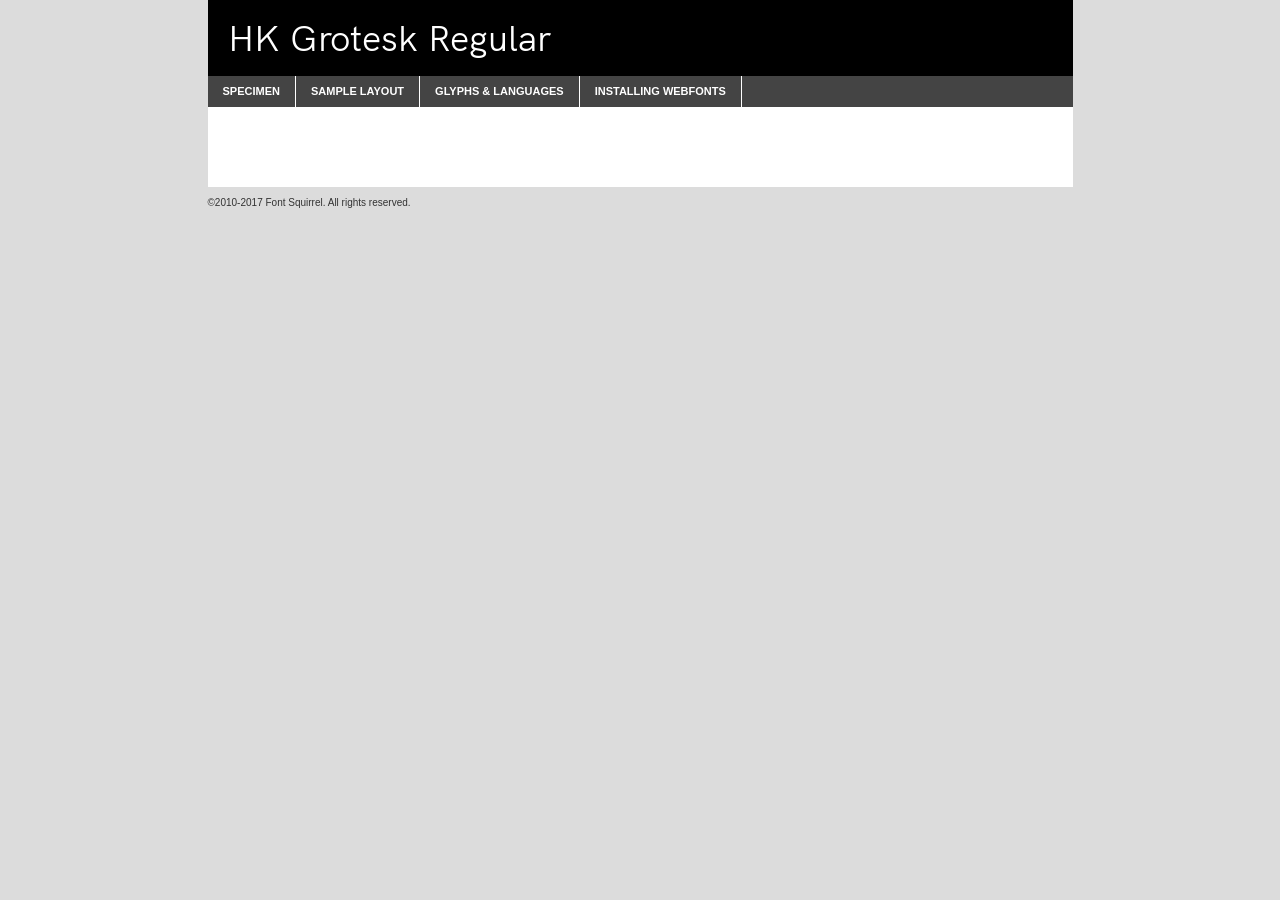
<file: css/hkgrotesk-regular-demo.html>
<!DOCTYPE html PUBLIC "-//W3C//DTD XHTML 1.0 Transitional//EN"
	"http://www.w3.org/TR/xhtml1/DTD/xhtml1-transitional.dtd">

<html xmlns="http://www.w3.org/1999/xhtml" xml:lang="en" lang="en">
<head>
	<meta http-equiv="Content-Type" content="text/html; charset=utf-8" />
	<script src="http://ajax.googleapis.com/ajax/libs/jquery/1.7.2/jquery.min.js" type="text/javascript" charset="utf-8"></script>
	<script type="text/javascript">
	(function($){$.fn.easyTabs=function(option){var param=jQuery.extend({fadeSpeed:"fast",defaultContent:1,activeClass:'active'},option);$(this).each(function(){var thisId="#"+this.id;if(param.defaultContent==''){param.defaultContent=1;}
	if(typeof param.defaultContent=="number")
	{var defaultTab=$(thisId+" .tabs li:eq("+(param.defaultContent-1)+") a").attr('href').substr(1);}else{var defaultTab=param.defaultContent;}
	$(thisId+" .tabs li a").each(function(){var tabToHide=$(this).attr('href').substr(1);$("#"+tabToHide).addClass('easytabs-tab-content');});hideAll();changeContent(defaultTab);function hideAll(){$(thisId+" .easytabs-tab-content").hide();}
	function changeContent(tabId){hideAll();$(thisId+" .tabs li").removeClass(param.activeClass);$(thisId+" .tabs li a[href=#"+tabId+"]").closest('li').addClass(param.activeClass);if(param.fadeSpeed!="none")
	{$(thisId+" #"+tabId).fadeIn(param.fadeSpeed);}else{$(thisId+" #"+tabId).show();}}
	$(thisId+" .tabs li").click(function(){var tabId=$(this).find('a').attr('href').substr(1);changeContent(tabId);return false;});});}})(jQuery);
	</script>
	<link rel="stylesheet" href="specimen_files/specimen_stylesheet.css" type="text/css" charset="utf-8" />
	<link rel="stylesheet" href="stylesheet.css" type="text/css" charset="utf-8" />

	<style type="text/css">
					body{
				font-family: 'hk_groteskregular';
							}
		</style>

	<title>HK Grotesk Regular Specimen</title>
	
	
	<script type="text/javascript" charset="utf-8">
		$(document).ready(function() {
			$('#container').easyTabs({defaultContent:1});
		});
	</script>
</head>

<body>
<div id="container">
	<div id="header">
		HK Grotesk Regular	</div>
	<ul class="tabs">
		<li><a href="#specimen">Specimen</a></li>
		<li><a href="#layout">Sample Layout</a></li>
				<li><a href="#glyphs">Glyphs &amp; Languages</a></li>
		<li><a href="#installing">Installing Webfonts</a></li>
		
	</ul>
	
	<div id="main_content">

		
			<div id="specimen">
		
				<div class="section">
					<div class="grid12 firstcol">
						<div class="huge">AaBb</div>
					</div>
				</div>
		
				<div class="section">
					<div class="glyph_range">A&#x200B;B&#x200b;C&#x200b;D&#x200b;E&#x200b;F&#x200b;G&#x200b;H&#x200b;I&#x200b;J&#x200b;K&#x200b;L&#x200b;M&#x200b;N&#x200b;O&#x200b;P&#x200b;Q&#x200b;R&#x200b;S&#x200b;T&#x200b;U&#x200b;V&#x200b;W&#x200b;X&#x200b;Y&#x200b;Z&#x200b;a&#x200b;b&#x200b;c&#x200b;d&#x200b;e&#x200b;f&#x200b;g&#x200b;h&#x200b;i&#x200b;j&#x200b;k&#x200b;l&#x200b;m&#x200b;n&#x200b;o&#x200b;p&#x200b;q&#x200b;r&#x200b;s&#x200b;t&#x200b;u&#x200b;v&#x200b;w&#x200b;x&#x200b;y&#x200b;z&#x200b;1&#x200b;2&#x200b;3&#x200b;4&#x200b;5&#x200b;6&#x200b;7&#x200b;8&#x200b;9&#x200b;0&#x200b;&amp;&#x200b;.&#x200b;,&#x200b;?&#x200b;!&#x200b;&#64;&#x200b;(&#x200b;)&#x200b;#&#x200b;$&#x200b;%&#x200b;*&#x200b;+&#x200b;-&#x200b;=&#x200b;:&#x200b;;</div>
				</div>
				<div class="section">
					<div class="grid12 firstcol">
						<table class="sample_table">
							<tr><td>10</td><td class="size10">abcdefghijklmnopqrstuvwxyzABCDEFGHIJKLMNOPQRSTUVWXYZ0123456789abcdefghijklmnopqrstuvwxyzABCDEFGHIJKLMNOPQRSTUVWXYZ0123456789abcdefghijklmnopqrstuvwxyzABCDEFGHIJKLMNOPQRSTUVWXYZ</td></tr>
							<tr><td>11</td><td class="size11">abcdefghijklmnopqrstuvwxyzABCDEFGHIJKLMNOPQRSTUVWXYZ0123456789abcdefghijklmnopqrstuvwxyzABCDEFGHIJKLMNOPQRSTUVWXYZ0123456789abcdefghijklmnopqrstuvwxyzABCDEFGHIJKLMNOPQRSTUVWXYZ</td></tr>
							<tr><td>12</td><td class="size12">abcdefghijklmnopqrstuvwxyzABCDEFGHIJKLMNOPQRSTUVWXYZ0123456789abcdefghijklmnopqrstuvwxyzABCDEFGHIJKLMNOPQRSTUVWXYZ0123456789abcdefghijklmnopqrstuvwxyzABCDEFGHIJKLMNOPQRSTUVWXYZ</td></tr>
							<tr><td>13</td><td class="size13">abcdefghijklmnopqrstuvwxyzABCDEFGHIJKLMNOPQRSTUVWXYZ0123456789abcdefghijklmnopqrstuvwxyzABCDEFGHIJKLMNOPQRSTUVWXYZ0123456789abcdefghijklmnopqrstuvwxyzABCDEFGHIJKLMNOPQRSTUVWXYZ</td></tr>
							<tr><td>14</td><td class="size14">abcdefghijklmnopqrstuvwxyzABCDEFGHIJKLMNOPQRSTUVWXYZ0123456789abcdefghijklmnopqrstuvwxyzABCDEFGHIJKLMNOPQRSTUVWXYZ0123456789abcdefghijklmnopqrstuvwxyzABCDEFGHIJKLMNOPQRSTUVWXYZ</td></tr>
							<tr><td>16</td><td class="size16">abcdefghijklmnopqrstuvwxyzABCDEFGHIJKLMNOPQRSTUVWXYZ0123456789abcdefghijklmnopqrstuvwxyzABCDEFGHIJKLMNOPQRSTUVWXYZ</td></tr>
							<tr><td>18</td><td class="size18">abcdefghijklmnopqrstuvwxyzABCDEFGHIJKLMNOPQRSTUVWXYZ0123456789abcdefghijklmnopqrstuvwxyzABCDEFGHIJKLMNOPQRSTUVWXYZ</td></tr>
							<tr><td>20</td><td class="size20">abcdefghijklmnopqrstuvwxyzABCDEFGHIJKLMNOPQRSTUVWXYZ0123456789abcdefghijklmnopqrstuvwxyzABCDEFGHIJKLMNOPQRSTUVWXYZ</td></tr>
							<tr><td>24</td><td class="size24">abcdefghijklmnopqrstuvwxyzABCDEFGHIJKLMNOPQRSTUVWXYZ0123456789abcdefghijklmnopqrstuvwxyzABCDEFGHIJKLMNOPQRSTUVWXYZ</td></tr>
							<tr><td>30</td><td class="size30">abcdefghijklmnopqrstuvwxyzABCDEFGHIJKLMNOPQRSTUVWXYZ0123456789abcdefghijklmnopqrstuvwxyzABCDEFGHIJKLMNOPQRSTUVWXYZ</td></tr>
							<tr><td>36</td><td class="size36">abcdefghijklmnopqrstuvwxyzABCDEFGHIJKLMNOPQRSTUVWXYZ0123456789abcdefghijklmnopqrstuvwxyzABCDEFGHIJKLMNOPQRSTUVWXYZ</td></tr>
							<tr><td>48</td><td class="size48">abcdefghijklmnopqrstuvwxyzABCDEFGHIJKLMNOPQRSTUVWXYZ0123456789abcdefghijklmnopqrstuvwxyzABCDEFGHIJKLMNOPQRSTUVWXYZ</td></tr>
							<tr><td>60</td><td class="size60">abcdefghijklmnopqrstuvwxyzABCDEFGHIJKLMNOPQRSTUVWXYZ0123456789abcdefghijklmnopqrstuvwxyzABCDEFGHIJKLMNOPQRSTUVWXYZ</td></tr>
							<tr><td>72</td><td class="size72">abcdefghijklmnopqrstuvwxyzABCDEFGHIJKLMNOPQRSTUVWXYZ0123456789abcdefghijklmnopqrstuvwxyzABCDEFGHIJKLMNOPQRSTUVWXYZ</td></tr>
							<tr><td>90</td><td class="size90">abcdefghijklmnopqrstuvwxyzABCDEFGHIJKLMNOPQRSTUVWXYZ0123456789abcdefghijklmnopqrstuvwxyzABCDEFGHIJKLMNOPQRSTUVWXYZ</td></tr>
						</table>
				
					</div>
			
				</div>
		
		
		
								<div class="section" id="bodycomparison">


										<div id="xheight">
				<div class="fontbody">&#x25FC;&#x25FC;&#x25FC;&#x25FC;&#x25FC;&#x25FC;&#x25FC;&#x25FC;&#x25FC;&#x25FC;&#x25FC;&#x25FC;&#x25FC;&#x25FC;&#x25FC;&#x25FC;&#x25FC;&#x25FC;&#x25FC;&#x25FC;&#x25FC;&#x25FC;&#x25FC;&#x25FC;&#x25FC;&#x25FC;&#x25FC;&#x25FC;&#x25FC;&#x25FC;&#x25FC;&#x25FC;&#x25FC;&#x25FC;&#x25FC;&#x25FC;&#x25FC;&#x25FC;&#x25FC;&#x25FC;&#x25FC;&#x25FC;&#x25FC;&#x25FC;&#x25FC;&#x25FC;&#x25FC;&#x25FC;&#x25FC;&#x25FC;&#x25FC;&#x25FC;&#x25FC;&#x25FC;&#x25FC;&#x25FC;&#x25FC;&#x25FC;&#x25FC;&#x25FC;&#x25FC;&#x25FC;&#x25FC;&#x25FC;&#x25FC;&#x25FC;&#x25FC;&#x25FC;&#x25FC;&#x25FC;&#x25FC;&#x25FC;&#x25FC;&#x25FC;&#x25FC;&#x25FC;&#x25FC;&#x25FC;&#x25FC;&#x25FC;&#x25FC;&#x25FC;&#x25FC;&#x25FC;&#x25FC;&#x25FC;&#x25FC;&#x25FC;&#x25FC;&#x25FC;&#x25FC;&#x25FC;&#x25FC;&#x25FC;&#x25FC;&#x25FC;&#x25FC;&#x25FC;&#x25FC;body</div><div class="arialbody">body</div><div class="verdanabody">body</div><div class="georgiabody">body</div></div>
										<div class="fontbody" style="z-index:1">
											body<span>HK Grotesk Regular</span>
										</div>
										<div class="arialbody" style="z-index:1">
											body<span>Arial</span>
										</div>
										<div class="verdanabody" style="z-index:1">
											body<span>Verdana</span>
										</div>
										<div class="georgiabody" style="z-index:1">
											body<span>Georgia</span>
										</div>



								</div>
		
		
				<div class="section psample psample_row1" id="">
					
					<div class="grid2 firstcol">
						<p class="size10"><span>10.</span>Aenean lacinia bibendum nulla sed consectetur. Fusce dapibus, tellus ac cursus commodo, tortor mauris condimentum nibh, ut fermentum massa justo sit amet risus. Nullam id dolor id nibh ultricies vehicula ut id elit. Cum sociis natoque penatibus et magnis dis parturient montes, nascetur ridiculus mus. Nulla vitae elit libero, a pharetra augue.</p>
			
					</div>
					<div class="grid3">
						<p class="size11"><span>11.</span>Aenean lacinia bibendum nulla sed consectetur. Fusce dapibus, tellus ac cursus commodo, tortor mauris condimentum nibh, ut fermentum massa justo sit amet risus. Nullam id dolor id nibh ultricies vehicula ut id elit. Cum sociis natoque penatibus et magnis dis parturient montes, nascetur ridiculus mus. Nulla vitae elit libero, a pharetra augue.</p>
			
					</div>
					<div class="grid3">
						<p class="size12"><span>12.</span>Aenean lacinia bibendum nulla sed consectetur. Fusce dapibus, tellus ac cursus commodo, tortor mauris condimentum nibh, ut fermentum massa justo sit amet risus. Nullam id dolor id nibh ultricies vehicula ut id elit. Cum sociis natoque penatibus et magnis dis parturient montes, nascetur ridiculus mus. Nulla vitae elit libero, a pharetra augue.</p>
			
					</div>
					<div class="grid4">
						<p class="size13"><span>13.</span>Aenean lacinia bibendum nulla sed consectetur. Fusce dapibus, tellus ac cursus commodo, tortor mauris condimentum nibh, ut fermentum massa justo sit amet risus. Nullam id dolor id nibh ultricies vehicula ut id elit. Cum sociis natoque penatibus et magnis dis parturient montes, nascetur ridiculus mus. Nulla vitae elit libero, a pharetra augue.</p>
			
					</div>
					<div class="white_blend"></div>
					
				</div>
				<div class="section psample psample_row2" id="">
					<div class="grid3 firstcol">
						<p class="size14"><span>14.</span>Aenean lacinia bibendum nulla sed consectetur. Fusce dapibus, tellus ac cursus commodo, tortor mauris condimentum nibh, ut fermentum massa justo sit amet risus. Nullam id dolor id nibh ultricies vehicula ut id elit. Cum sociis natoque penatibus et magnis dis parturient montes, nascetur ridiculus mus. Nulla vitae elit libero, a pharetra augue.</p>
			
					</div>
					<div class="grid4">
						<p class="size16"><span>16.</span>Aenean lacinia bibendum nulla sed consectetur. Fusce dapibus, tellus ac cursus commodo, tortor mauris condimentum nibh, ut fermentum massa justo sit amet risus. Nullam id dolor id nibh ultricies vehicula ut id elit. Cum sociis natoque penatibus et magnis dis parturient montes, nascetur ridiculus mus. Nulla vitae elit libero, a pharetra augue.</p>
			
					</div>
					<div class="grid5">
						<p class="size18"><span>18.</span>Aenean lacinia bibendum nulla sed consectetur. Fusce dapibus, tellus ac cursus commodo, tortor mauris condimentum nibh, ut fermentum massa justo sit amet risus. Nullam id dolor id nibh ultricies vehicula ut id elit. Cum sociis natoque penatibus et magnis dis parturient montes, nascetur ridiculus mus. Nulla vitae elit libero, a pharetra augue.</p>
			
					</div>

					<div class="white_blend"></div>

				</div>
				
				<div class="section psample psample_row3" id="">
					<div class="grid5 firstcol">
						<p class="size20"><span>20.</span>Aenean lacinia bibendum nulla sed consectetur. Fusce dapibus, tellus ac cursus commodo, tortor mauris condimentum nibh, ut fermentum massa justo sit amet risus. Nullam id dolor id nibh ultricies vehicula ut id elit. Cum sociis natoque penatibus et magnis dis parturient montes, nascetur ridiculus mus. Nulla vitae elit libero, a pharetra augue.</p>
					</div>
					<div class="grid7">
						<p class="size24"><span>24.</span>Aenean lacinia bibendum nulla sed consectetur. Fusce dapibus, tellus ac cursus commodo, tortor mauris condimentum nibh, ut fermentum massa justo sit amet risus. Nullam id dolor id nibh ultricies vehicula ut id elit. Cum sociis natoque penatibus et magnis dis parturient montes, nascetur ridiculus mus. Nulla vitae elit libero, a pharetra augue.</p>
					</div>
					
					<div class="white_blend"></div>
					
				</div>
				
				<div class="section psample psample_row4" id="">
					<div class="grid12 firstcol">
						<p class="size30"><span>30.</span>Aenean lacinia bibendum nulla sed consectetur. Fusce dapibus, tellus ac cursus commodo, tortor mauris condimentum nibh, ut fermentum massa justo sit amet risus. Nullam id dolor id nibh ultricies vehicula ut id elit. Cum sociis natoque penatibus et magnis dis parturient montes, nascetur ridiculus mus. Nulla vitae elit libero, a pharetra augue.</p>
					</div>
					<div class="white_blend"></div>
					
				</div>
				
				
				
				<div class="section psample psample_row1 fullreverse">
					<div class="grid2 firstcol">
						<p class="size10"><span>10.</span>Aenean lacinia bibendum nulla sed consectetur. Fusce dapibus, tellus ac cursus commodo, tortor mauris condimentum nibh, ut fermentum massa justo sit amet risus. Nullam id dolor id nibh ultricies vehicula ut id elit. Cum sociis natoque penatibus et magnis dis parturient montes, nascetur ridiculus mus. Nulla vitae elit libero, a pharetra augue.</p>
			
					</div>
					<div class="grid3">
						<p class="size11"><span>11.</span>Aenean lacinia bibendum nulla sed consectetur. Fusce dapibus, tellus ac cursus commodo, tortor mauris condimentum nibh, ut fermentum massa justo sit amet risus. Nullam id dolor id nibh ultricies vehicula ut id elit. Cum sociis natoque penatibus et magnis dis parturient montes, nascetur ridiculus mus. Nulla vitae elit libero, a pharetra augue.</p>
			
					</div>
					<div class="grid3">
						<p class="size12"><span>12.</span>Aenean lacinia bibendum nulla sed consectetur. Fusce dapibus, tellus ac cursus commodo, tortor mauris condimentum nibh, ut fermentum massa justo sit amet risus. Nullam id dolor id nibh ultricies vehicula ut id elit. Cum sociis natoque penatibus et magnis dis parturient montes, nascetur ridiculus mus. Nulla vitae elit libero, a pharetra augue.</p>
			
					</div>
					<div class="grid4">
						<p class="size13"><span>13.</span>Aenean lacinia bibendum nulla sed consectetur. Fusce dapibus, tellus ac cursus commodo, tortor mauris condimentum nibh, ut fermentum massa justo sit amet risus. Nullam id dolor id nibh ultricies vehicula ut id elit. Cum sociis natoque penatibus et magnis dis parturient montes, nascetur ridiculus mus. Nulla vitae elit libero, a pharetra augue.</p>
			
					</div>
					<div class="black_blend"></div>
					
				</div>
				
				<div class="section psample psample_row2 fullreverse">
					<div class="grid3 firstcol">
						<p class="size14"><span>14.</span>Aenean lacinia bibendum nulla sed consectetur. Fusce dapibus, tellus ac cursus commodo, tortor mauris condimentum nibh, ut fermentum massa justo sit amet risus. Nullam id dolor id nibh ultricies vehicula ut id elit. Cum sociis natoque penatibus et magnis dis parturient montes, nascetur ridiculus mus. Nulla vitae elit libero, a pharetra augue.</p>
			
					</div>
					<div class="grid4">
						<p class="size16"><span>16.</span>Aenean lacinia bibendum nulla sed consectetur. Fusce dapibus, tellus ac cursus commodo, tortor mauris condimentum nibh, ut fermentum massa justo sit amet risus. Nullam id dolor id nibh ultricies vehicula ut id elit. Cum sociis natoque penatibus et magnis dis parturient montes, nascetur ridiculus mus. Nulla vitae elit libero, a pharetra augue.</p>
			
					</div>
					<div class="grid5">
						<p class="size18"><span>18.</span>Aenean lacinia bibendum nulla sed consectetur. Fusce dapibus, tellus ac cursus commodo, tortor mauris condimentum nibh, ut fermentum massa justo sit amet risus. Nullam id dolor id nibh ultricies vehicula ut id elit. Cum sociis natoque penatibus et magnis dis parturient montes, nascetur ridiculus mus. Nulla vitae elit libero, a pharetra augue.</p>
			
					</div>
					<div class="black_blend"></div>

				</div>
				
				<div class="section psample fullreverse psample_row3" id="">
					<div class="grid5 firstcol">
						<p class="size20"><span>20.</span>Aenean lacinia bibendum nulla sed consectetur. Fusce dapibus, tellus ac cursus commodo, tortor mauris condimentum nibh, ut fermentum massa justo sit amet risus. Nullam id dolor id nibh ultricies vehicula ut id elit. Cum sociis natoque penatibus et magnis dis parturient montes, nascetur ridiculus mus. Nulla vitae elit libero, a pharetra augue.</p>
					</div>
					<div class="grid7">
						<p class="size24"><span>24.</span>Aenean lacinia bibendum nulla sed consectetur. Fusce dapibus, tellus ac cursus commodo, tortor mauris condimentum nibh, ut fermentum massa justo sit amet risus. Nullam id dolor id nibh ultricies vehicula ut id elit. Cum sociis natoque penatibus et magnis dis parturient montes, nascetur ridiculus mus. Nulla vitae elit libero, a pharetra augue.</p>
					</div>
					
					<div class="black_blend"></div>
					
				</div>
				
				<div class="section psample fullreverse psample_row4" id="" style="border-bottom: 20px #000 solid;">
					<div class="grid12 firstcol">
						<p class="size30"><span>30.</span>Aenean lacinia bibendum nulla sed consectetur. Fusce dapibus, tellus ac cursus commodo, tortor mauris condimentum nibh, ut fermentum massa justo sit amet risus. Nullam id dolor id nibh ultricies vehicula ut id elit. Cum sociis natoque penatibus et magnis dis parturient montes, nascetur ridiculus mus. Nulla vitae elit libero, a pharetra augue.</p>
					</div>
					<div class="black_blend"></div>
					
				</div>
				
				
				
				
			</div>
			
			<div id="layout">
				
				<div class="section">
					
					<div class="grid12 firstcol">
						<h1>Lorem Ipsum Dolor</h1>
						<h2>Etiam porta sem malesuada magna mollis euismod</h2>
						
						<p class="byline">By <a href="#link">Aenean Lacinia</a></p>
					</div>
				</div>
				<div class="section">
					<div class="grid8 firstcol">
						<p class="large">Donec sed odio dui. Morbi leo risus, porta ac consectetur ac, vestibulum at eros. Fusce dapibus, tellus ac cursus commodo, tortor mauris condimentum nibh, ut fermentum massa justo sit amet risus. </p>

						
						<h3>Pellentesque ornare sem</h3>

						<p>Maecenas sed diam eget risus varius blandit sit amet non magna. Maecenas faucibus mollis interdum. Donec ullamcorper nulla non metus auctor fringilla. Nullam id dolor id nibh ultricies vehicula ut id elit. Nullam id dolor id nibh ultricies vehicula ut id elit. </p>

						<p>Aenean eu leo quam. Pellentesque ornare sem lacinia quam venenatis vestibulum. Lorem ipsum dolor sit amet, consectetur adipiscing elit. Cum sociis natoque penatibus et magnis dis parturient montes, nascetur ridiculus mus. </p>

						<p>Nulla vitae elit libero, a pharetra augue. Praesent commodo cursus magna, vel scelerisque nisl consectetur et. Aenean lacinia bibendum nulla sed consectetur. </p>

						<p>Nullam quis risus eget urna mollis ornare vel eu leo. Nullam quis risus eget urna mollis ornare vel eu leo. Maecenas sed diam eget risus varius blandit sit amet non magna. Donec ullamcorper nulla non metus auctor fringilla. </p>

						<h3>Cras mattis consectetur</h3>

						<p>Aenean eu leo quam. Pellentesque ornare sem lacinia quam venenatis vestibulum. Aenean lacinia bibendum nulla sed consectetur. Integer posuere erat a ante venenatis dapibus posuere velit aliquet. Cras mattis consectetur purus sit amet fermentum. </p>

						<p>Nullam id dolor id nibh ultricies vehicula ut id elit. Nullam quis risus eget urna mollis ornare vel eu leo. Cras mattis consectetur purus sit amet fermentum.</p>
					</div>
					
					<div class="grid4 sidebar">
						
						<div class="box reverse">
							<p class="last">Nullam quis risus eget urna mollis ornare vel eu leo. Donec ullamcorper nulla non metus auctor fringilla. Cras mattis consectetur purus sit amet fermentum. Sed posuere consectetur est at lobortis. Lorem ipsum dolor sit amet, consectetur adipiscing elit. </p>
						</div>
						
						<p class="caption">Maecenas sed diam eget risus varius.</p>

						<p>Vestibulum id ligula porta felis euismod semper. Integer posuere erat a ante venenatis dapibus posuere velit aliquet. Vestibulum id ligula porta felis euismod semper. Sed posuere consectetur est at lobortis. Maecenas sed diam eget risus varius blandit sit amet non magna. Fusce dapibus, tellus ac cursus commodo, tortor mauris condimentum nibh, ut fermentum massa justo sit amet risus. </p>

					

						<p>Duis mollis, est non commodo luctus, nisi erat porttitor ligula, eget lacinia odio sem nec elit. Aenean lacinia bibendum nulla sed consectetur. Vivamus sagittis lacus vel augue laoreet rutrum faucibus dolor auctor. Aenean lacinia bibendum nulla sed consectetur. Nullam quis risus eget urna mollis ornare vel eu leo. </p>

						<p>Praesent commodo cursus magna, vel scelerisque nisl consectetur et. Donec ullamcorper nulla non metus auctor fringilla. Maecenas faucibus mollis interdum. Fusce dapibus, tellus ac cursus commodo, tortor mauris condimentum nibh, ut fermentum massa justo sit amet risus. </p>

					</div>
				</div>
				
			</div>


			



		<div id="glyphs">
			<div class="section">
				<div class="grid12 firstcol">
			
				<h1>Language Support</h1>
				<p>The subset of HK Grotesk Regular in this kit supports the following languages:<br />
			
					Afrikaans, Albanian, Basque, Bosnian, Breton, Chamorro, Chichewa_nyanja, Croatian, Czech, Danish, Dutch, English, Estonian, Faroese, Finnish, French, Frisian, Galician, German, Hungarian, Icelandic, Italian, Latvian, Lithuanian, Malagasy, Maltese, Norwegian, Polish, Portuguese, Romanian, Slovak, Slovenian, Spanish, Swedish, Turkish, Welsh, Alsatian, Aragonese, Arapaho, Aromanian, Arrernte, Asturian, Aymara, Bislama, Cebuano, Cheyenne, Cimbrian, Corsican, Fijian, French_creole, Friulian, Genoese, Gilbertese, Greenlandic, Guarani, Haitian_creole, Hawaiian, Hiligaynon, Hmong, Hopi, Ibanag, Iloko_ilokano, Indonesian, Interglossa_glosa, Interlingua, Irish_gaelic, Istro-romanian, Jerriais, Kashubian, Kurdish_kurmanji, Ladin, Lojban, Lombard, Low_saxon, Luxembourgeois, Manx, Maori, Megleno-romanian, Mohawk, Nahuatl, Norfolk_pitcairnese, Northern_sotho, Occitan, Oromo, Pangasinan, Papiamento, Piedmontese, Potawatomi, Rhaeto-romance, Romansh, Rotokas, Sami_inari, Sami_lule, Samoan, Sardinian, Scots_gaelic, Seychelles_creole, Shona, Sicilian, Somali, Southern_ndebele, Southern_sotho, Swahili, Swati_swazi, Tagalog_filipino_pilipino, Tahitian, Tausug, Tetum, Tok_pisin, Tongan, Tswana, Turkmen, Turkmen_latinized, Tuvaluan, Uyghur_latinized, Veps, Volapuk, Votic_latinized, Walloon, Warlpiri, Xhosa, Yapese, Zulu, Latinbasic, Ubasic, Demo, Vietnamese				</p>
				<h1>Glyph Chart</h1>
				<p>The subset of HK Grotesk Regular in this kit includes all the glyphs listed below. Unicode entities are included above each glyph to help you insert individual characters into your layout.</p>
				<div id="glyph_chart">
			
																				 <div><p>&amp;#32;</p>&#32;</div>
																				 <div><p>&amp;#33;</p>&#33;</div>
																				 <div><p>&amp;#34;</p>&#34;</div>
																				 <div><p>&amp;#35;</p>&#35;</div>
																				 <div><p>&amp;#36;</p>&#36;</div>
																				 <div><p>&amp;#37;</p>&#37;</div>
																				 <div><p>&amp;#38;</p>&#38;</div>
																				 <div><p>&amp;#39;</p>&#39;</div>
																				 <div><p>&amp;#40;</p>&#40;</div>
																				 <div><p>&amp;#41;</p>&#41;</div>
																				 <div><p>&amp;#42;</p>&#42;</div>
																				 <div><p>&amp;#43;</p>&#43;</div>
																				 <div><p>&amp;#44;</p>&#44;</div>
																				 <div><p>&amp;#45;</p>&#45;</div>
																				 <div><p>&amp;#46;</p>&#46;</div>
																				 <div><p>&amp;#47;</p>&#47;</div>
																				 <div><p>&amp;#48;</p>&#48;</div>
																				 <div><p>&amp;#49;</p>&#49;</div>
																				 <div><p>&amp;#50;</p>&#50;</div>
																				 <div><p>&amp;#51;</p>&#51;</div>
																				 <div><p>&amp;#52;</p>&#52;</div>
																				 <div><p>&amp;#53;</p>&#53;</div>
																				 <div><p>&amp;#54;</p>&#54;</div>
																				 <div><p>&amp;#55;</p>&#55;</div>
																				 <div><p>&amp;#56;</p>&#56;</div>
																				 <div><p>&amp;#57;</p>&#57;</div>
																				 <div><p>&amp;#58;</p>&#58;</div>
																				 <div><p>&amp;#59;</p>&#59;</div>
																				 <div><p>&amp;#60;</p>&#60;</div>
																				 <div><p>&amp;#61;</p>&#61;</div>
																				 <div><p>&amp;#62;</p>&#62;</div>
																				 <div><p>&amp;#63;</p>&#63;</div>
																				 <div><p>&amp;#64;</p>&#64;</div>
																				 <div><p>&amp;#65;</p>&#65;</div>
																				 <div><p>&amp;#66;</p>&#66;</div>
																				 <div><p>&amp;#67;</p>&#67;</div>
																				 <div><p>&amp;#68;</p>&#68;</div>
																				 <div><p>&amp;#69;</p>&#69;</div>
																				 <div><p>&amp;#70;</p>&#70;</div>
																				 <div><p>&amp;#71;</p>&#71;</div>
																				 <div><p>&amp;#72;</p>&#72;</div>
																				 <div><p>&amp;#73;</p>&#73;</div>
																				 <div><p>&amp;#74;</p>&#74;</div>
																				 <div><p>&amp;#75;</p>&#75;</div>
																				 <div><p>&amp;#76;</p>&#76;</div>
																				 <div><p>&amp;#77;</p>&#77;</div>
																				 <div><p>&amp;#78;</p>&#78;</div>
																				 <div><p>&amp;#79;</p>&#79;</div>
																				 <div><p>&amp;#80;</p>&#80;</div>
																				 <div><p>&amp;#81;</p>&#81;</div>
																				 <div><p>&amp;#82;</p>&#82;</div>
																				 <div><p>&amp;#83;</p>&#83;</div>
																				 <div><p>&amp;#84;</p>&#84;</div>
																				 <div><p>&amp;#85;</p>&#85;</div>
																				 <div><p>&amp;#86;</p>&#86;</div>
																				 <div><p>&amp;#87;</p>&#87;</div>
																				 <div><p>&amp;#88;</p>&#88;</div>
																				 <div><p>&amp;#89;</p>&#89;</div>
																				 <div><p>&amp;#90;</p>&#90;</div>
																				 <div><p>&amp;#91;</p>&#91;</div>
																				 <div><p>&amp;#92;</p>&#92;</div>
																				 <div><p>&amp;#93;</p>&#93;</div>
																				 <div><p>&amp;#94;</p>&#94;</div>
																				 <div><p>&amp;#95;</p>&#95;</div>
																				 <div><p>&amp;#96;</p>&#96;</div>
																				 <div><p>&amp;#97;</p>&#97;</div>
																				 <div><p>&amp;#98;</p>&#98;</div>
																				 <div><p>&amp;#99;</p>&#99;</div>
																				 <div><p>&amp;#100;</p>&#100;</div>
																				 <div><p>&amp;#101;</p>&#101;</div>
																				 <div><p>&amp;#102;</p>&#102;</div>
																				 <div><p>&amp;#103;</p>&#103;</div>
																				 <div><p>&amp;#104;</p>&#104;</div>
																				 <div><p>&amp;#105;</p>&#105;</div>
																				 <div><p>&amp;#106;</p>&#106;</div>
																				 <div><p>&amp;#107;</p>&#107;</div>
																				 <div><p>&amp;#108;</p>&#108;</div>
																				 <div><p>&amp;#109;</p>&#109;</div>
																				 <div><p>&amp;#110;</p>&#110;</div>
																				 <div><p>&amp;#111;</p>&#111;</div>
																				 <div><p>&amp;#112;</p>&#112;</div>
																				 <div><p>&amp;#113;</p>&#113;</div>
																				 <div><p>&amp;#114;</p>&#114;</div>
																				 <div><p>&amp;#115;</p>&#115;</div>
																				 <div><p>&amp;#116;</p>&#116;</div>
																				 <div><p>&amp;#117;</p>&#117;</div>
																				 <div><p>&amp;#118;</p>&#118;</div>
																				 <div><p>&amp;#119;</p>&#119;</div>
																				 <div><p>&amp;#120;</p>&#120;</div>
																				 <div><p>&amp;#121;</p>&#121;</div>
																				 <div><p>&amp;#122;</p>&#122;</div>
																				 <div><p>&amp;#123;</p>&#123;</div>
																				 <div><p>&amp;#124;</p>&#124;</div>
																				 <div><p>&amp;#125;</p>&#125;</div>
																				 <div><p>&amp;#126;</p>&#126;</div>
																				 <div><p>&amp;#160;</p>&#160;</div>
																				 <div><p>&amp;#161;</p>&#161;</div>
																				 <div><p>&amp;#162;</p>&#162;</div>
																				 <div><p>&amp;#163;</p>&#163;</div>
																				 <div><p>&amp;#164;</p>&#164;</div>
																				 <div><p>&amp;#165;</p>&#165;</div>
																				 <div><p>&amp;#166;</p>&#166;</div>
																				 <div><p>&amp;#167;</p>&#167;</div>
																				 <div><p>&amp;#168;</p>&#168;</div>
																				 <div><p>&amp;#169;</p>&#169;</div>
																				 <div><p>&amp;#170;</p>&#170;</div>
																				 <div><p>&amp;#171;</p>&#171;</div>
																				 <div><p>&amp;#172;</p>&#172;</div>
																				 <div><p>&amp;#173;</p>&#173;</div>
																				 <div><p>&amp;#174;</p>&#174;</div>
																				 <div><p>&amp;#175;</p>&#175;</div>
																				 <div><p>&amp;#176;</p>&#176;</div>
																				 <div><p>&amp;#177;</p>&#177;</div>
																				 <div><p>&amp;#180;</p>&#180;</div>
																				 <div><p>&amp;#181;</p>&#181;</div>
																				 <div><p>&amp;#182;</p>&#182;</div>
																				 <div><p>&amp;#183;</p>&#183;</div>
																				 <div><p>&amp;#184;</p>&#184;</div>
																				 <div><p>&amp;#186;</p>&#186;</div>
																				 <div><p>&amp;#187;</p>&#187;</div>
																				 <div><p>&amp;#191;</p>&#191;</div>
																				 <div><p>&amp;#192;</p>&#192;</div>
																				 <div><p>&amp;#193;</p>&#193;</div>
																				 <div><p>&amp;#194;</p>&#194;</div>
																				 <div><p>&amp;#195;</p>&#195;</div>
																				 <div><p>&amp;#196;</p>&#196;</div>
																				 <div><p>&amp;#197;</p>&#197;</div>
																				 <div><p>&amp;#198;</p>&#198;</div>
																				 <div><p>&amp;#199;</p>&#199;</div>
																				 <div><p>&amp;#200;</p>&#200;</div>
																				 <div><p>&amp;#201;</p>&#201;</div>
																				 <div><p>&amp;#202;</p>&#202;</div>
																				 <div><p>&amp;#203;</p>&#203;</div>
																				 <div><p>&amp;#204;</p>&#204;</div>
																				 <div><p>&amp;#205;</p>&#205;</div>
																				 <div><p>&amp;#206;</p>&#206;</div>
																				 <div><p>&amp;#207;</p>&#207;</div>
																				 <div><p>&amp;#208;</p>&#208;</div>
																				 <div><p>&amp;#209;</p>&#209;</div>
																				 <div><p>&amp;#210;</p>&#210;</div>
																				 <div><p>&amp;#211;</p>&#211;</div>
																				 <div><p>&amp;#212;</p>&#212;</div>
																				 <div><p>&amp;#213;</p>&#213;</div>
																				 <div><p>&amp;#214;</p>&#214;</div>
																				 <div><p>&amp;#215;</p>&#215;</div>
																				 <div><p>&amp;#216;</p>&#216;</div>
																				 <div><p>&amp;#217;</p>&#217;</div>
																				 <div><p>&amp;#218;</p>&#218;</div>
																				 <div><p>&amp;#219;</p>&#219;</div>
																				 <div><p>&amp;#220;</p>&#220;</div>
																				 <div><p>&amp;#221;</p>&#221;</div>
																				 <div><p>&amp;#222;</p>&#222;</div>
																				 <div><p>&amp;#223;</p>&#223;</div>
																				 <div><p>&amp;#224;</p>&#224;</div>
																				 <div><p>&amp;#225;</p>&#225;</div>
																				 <div><p>&amp;#226;</p>&#226;</div>
																				 <div><p>&amp;#227;</p>&#227;</div>
																				 <div><p>&amp;#228;</p>&#228;</div>
																				 <div><p>&amp;#229;</p>&#229;</div>
																				 <div><p>&amp;#230;</p>&#230;</div>
																				 <div><p>&amp;#231;</p>&#231;</div>
																				 <div><p>&amp;#232;</p>&#232;</div>
																				 <div><p>&amp;#233;</p>&#233;</div>
																				 <div><p>&amp;#234;</p>&#234;</div>
																				 <div><p>&amp;#235;</p>&#235;</div>
																				 <div><p>&amp;#236;</p>&#236;</div>
																				 <div><p>&amp;#237;</p>&#237;</div>
																				 <div><p>&amp;#238;</p>&#238;</div>
																				 <div><p>&amp;#239;</p>&#239;</div>
																				 <div><p>&amp;#240;</p>&#240;</div>
																				 <div><p>&amp;#241;</p>&#241;</div>
																				 <div><p>&amp;#242;</p>&#242;</div>
																				 <div><p>&amp;#243;</p>&#243;</div>
																				 <div><p>&amp;#244;</p>&#244;</div>
																				 <div><p>&amp;#245;</p>&#245;</div>
																				 <div><p>&amp;#246;</p>&#246;</div>
																				 <div><p>&amp;#247;</p>&#247;</div>
																				 <div><p>&amp;#248;</p>&#248;</div>
																				 <div><p>&amp;#249;</p>&#249;</div>
																				 <div><p>&amp;#250;</p>&#250;</div>
																				 <div><p>&amp;#251;</p>&#251;</div>
																				 <div><p>&amp;#252;</p>&#252;</div>
																				 <div><p>&amp;#253;</p>&#253;</div>
																				 <div><p>&amp;#254;</p>&#254;</div>
																				 <div><p>&amp;#255;</p>&#255;</div>
																				 <div><p>&amp;#256;</p>&#256;</div>
																				 <div><p>&amp;#257;</p>&#257;</div>
																				 <div><p>&amp;#258;</p>&#258;</div>
																				 <div><p>&amp;#259;</p>&#259;</div>
																				 <div><p>&amp;#260;</p>&#260;</div>
																				 <div><p>&amp;#261;</p>&#261;</div>
																				 <div><p>&amp;#262;</p>&#262;</div>
																				 <div><p>&amp;#263;</p>&#263;</div>
																				 <div><p>&amp;#266;</p>&#266;</div>
																				 <div><p>&amp;#267;</p>&#267;</div>
																				 <div><p>&amp;#268;</p>&#268;</div>
																				 <div><p>&amp;#269;</p>&#269;</div>
																				 <div><p>&amp;#270;</p>&#270;</div>
																				 <div><p>&amp;#271;</p>&#271;</div>
																				 <div><p>&amp;#272;</p>&#272;</div>
																				 <div><p>&amp;#273;</p>&#273;</div>
																				 <div><p>&amp;#274;</p>&#274;</div>
																				 <div><p>&amp;#275;</p>&#275;</div>
																				 <div><p>&amp;#278;</p>&#278;</div>
																				 <div><p>&amp;#279;</p>&#279;</div>
																				 <div><p>&amp;#280;</p>&#280;</div>
																				 <div><p>&amp;#281;</p>&#281;</div>
																				 <div><p>&amp;#282;</p>&#282;</div>
																				 <div><p>&amp;#283;</p>&#283;</div>
																				 <div><p>&amp;#286;</p>&#286;</div>
																				 <div><p>&amp;#287;</p>&#287;</div>
																				 <div><p>&amp;#288;</p>&#288;</div>
																				 <div><p>&amp;#289;</p>&#289;</div>
																				 <div><p>&amp;#290;</p>&#290;</div>
																				 <div><p>&amp;#291;</p>&#291;</div>
																				 <div><p>&amp;#294;</p>&#294;</div>
																				 <div><p>&amp;#295;</p>&#295;</div>
																				 <div><p>&amp;#296;</p>&#296;</div>
																				 <div><p>&amp;#297;</p>&#297;</div>
																				 <div><p>&amp;#298;</p>&#298;</div>
																				 <div><p>&amp;#299;</p>&#299;</div>
																				 <div><p>&amp;#302;</p>&#302;</div>
																				 <div><p>&amp;#303;</p>&#303;</div>
																				 <div><p>&amp;#304;</p>&#304;</div>
																				 <div><p>&amp;#305;</p>&#305;</div>
																				 <div><p>&amp;#310;</p>&#310;</div>
																				 <div><p>&amp;#311;</p>&#311;</div>
																				 <div><p>&amp;#312;</p>&#312;</div>
																				 <div><p>&amp;#313;</p>&#313;</div>
																				 <div><p>&amp;#314;</p>&#314;</div>
																				 <div><p>&amp;#315;</p>&#315;</div>
																				 <div><p>&amp;#316;</p>&#316;</div>
																				 <div><p>&amp;#317;</p>&#317;</div>
																				 <div><p>&amp;#318;</p>&#318;</div>
																				 <div><p>&amp;#321;</p>&#321;</div>
																				 <div><p>&amp;#322;</p>&#322;</div>
																				 <div><p>&amp;#323;</p>&#323;</div>
																				 <div><p>&amp;#324;</p>&#324;</div>
																				 <div><p>&amp;#325;</p>&#325;</div>
																				 <div><p>&amp;#326;</p>&#326;</div>
																				 <div><p>&amp;#327;</p>&#327;</div>
																				 <div><p>&amp;#328;</p>&#328;</div>
																				 <div><p>&amp;#329;</p>&#329;</div>
																				 <div><p>&amp;#330;</p>&#330;</div>
																				 <div><p>&amp;#331;</p>&#331;</div>
																				 <div><p>&amp;#332;</p>&#332;</div>
																				 <div><p>&amp;#333;</p>&#333;</div>
																				 <div><p>&amp;#336;</p>&#336;</div>
																				 <div><p>&amp;#337;</p>&#337;</div>
																				 <div><p>&amp;#338;</p>&#338;</div>
																				 <div><p>&amp;#339;</p>&#339;</div>
																				 <div><p>&amp;#340;</p>&#340;</div>
																				 <div><p>&amp;#341;</p>&#341;</div>
																				 <div><p>&amp;#342;</p>&#342;</div>
																				 <div><p>&amp;#343;</p>&#343;</div>
																				 <div><p>&amp;#344;</p>&#344;</div>
																				 <div><p>&amp;#345;</p>&#345;</div>
																				 <div><p>&amp;#346;</p>&#346;</div>
																				 <div><p>&amp;#347;</p>&#347;</div>
																				 <div><p>&amp;#350;</p>&#350;</div>
																				 <div><p>&amp;#351;</p>&#351;</div>
																				 <div><p>&amp;#352;</p>&#352;</div>
																				 <div><p>&amp;#353;</p>&#353;</div>
																				 <div><p>&amp;#354;</p>&#354;</div>
																				 <div><p>&amp;#355;</p>&#355;</div>
																				 <div><p>&amp;#356;</p>&#356;</div>
																				 <div><p>&amp;#357;</p>&#357;</div>
																				 <div><p>&amp;#358;</p>&#358;</div>
																				 <div><p>&amp;#359;</p>&#359;</div>
																				 <div><p>&amp;#360;</p>&#360;</div>
																				 <div><p>&amp;#361;</p>&#361;</div>
																				 <div><p>&amp;#362;</p>&#362;</div>
																				 <div><p>&amp;#363;</p>&#363;</div>
																				 <div><p>&amp;#366;</p>&#366;</div>
																				 <div><p>&amp;#367;</p>&#367;</div>
																				 <div><p>&amp;#368;</p>&#368;</div>
																				 <div><p>&amp;#369;</p>&#369;</div>
																				 <div><p>&amp;#370;</p>&#370;</div>
																				 <div><p>&amp;#371;</p>&#371;</div>
																				 <div><p>&amp;#372;</p>&#372;</div>
																				 <div><p>&amp;#373;</p>&#373;</div>
																				 <div><p>&amp;#374;</p>&#374;</div>
																				 <div><p>&amp;#375;</p>&#375;</div>
																				 <div><p>&amp;#376;</p>&#376;</div>
																				 <div><p>&amp;#377;</p>&#377;</div>
																				 <div><p>&amp;#378;</p>&#378;</div>
																				 <div><p>&amp;#379;</p>&#379;</div>
																				 <div><p>&amp;#380;</p>&#380;</div>
																				 <div><p>&amp;#381;</p>&#381;</div>
																				 <div><p>&amp;#382;</p>&#382;</div>
																				 <div><p>&amp;#402;</p>&#402;</div>
																				 <div><p>&amp;#416;</p>&#416;</div>
																				 <div><p>&amp;#417;</p>&#417;</div>
																				 <div><p>&amp;#431;</p>&#431;</div>
																				 <div><p>&amp;#432;</p>&#432;</div>
																				 <div><p>&amp;#461;</p>&#461;</div>
																				 <div><p>&amp;#462;</p>&#462;</div>
																				 <div><p>&amp;#463;</p>&#463;</div>
																				 <div><p>&amp;#464;</p>&#464;</div>
																				 <div><p>&amp;#465;</p>&#465;</div>
																				 <div><p>&amp;#466;</p>&#466;</div>
																				 <div><p>&amp;#467;</p>&#467;</div>
																				 <div><p>&amp;#468;</p>&#468;</div>
																				 <div><p>&amp;#469;</p>&#469;</div>
																				 <div><p>&amp;#470;</p>&#470;</div>
																				 <div><p>&amp;#471;</p>&#471;</div>
																				 <div><p>&amp;#472;</p>&#472;</div>
																				 <div><p>&amp;#473;</p>&#473;</div>
																				 <div><p>&amp;#474;</p>&#474;</div>
																				 <div><p>&amp;#475;</p>&#475;</div>
																				 <div><p>&amp;#476;</p>&#476;</div>
																				 <div><p>&amp;#536;</p>&#536;</div>
																				 <div><p>&amp;#537;</p>&#537;</div>
																				 <div><p>&amp;#538;</p>&#538;</div>
																				 <div><p>&amp;#539;</p>&#539;</div>
																				 <div><p>&amp;#567;</p>&#567;</div>
																				 <div><p>&amp;#710;</p>&#710;</div>
																				 <div><p>&amp;#711;</p>&#711;</div>
																				 <div><p>&amp;#728;</p>&#728;</div>
																				 <div><p>&amp;#729;</p>&#729;</div>
																				 <div><p>&amp;#730;</p>&#730;</div>
																				 <div><p>&amp;#731;</p>&#731;</div>
																				 <div><p>&amp;#732;</p>&#732;</div>
																				 <div><p>&amp;#733;</p>&#733;</div>
																				 <div><p>&amp;#757;</p>&#757;</div>
																				 <div><p>&amp;#758;</p>&#758;</div>
																				 <div><p>&amp;#768;</p>&#768;</div>
																				 <div><p>&amp;#769;</p>&#769;</div>
																				 <div><p>&amp;#770;</p>&#770;</div>
																				 <div><p>&amp;#771;</p>&#771;</div>
																				 <div><p>&amp;#772;</p>&#772;</div>
																				 <div><p>&amp;#774;</p>&#774;</div>
																				 <div><p>&amp;#775;</p>&#775;</div>
																				 <div><p>&amp;#776;</p>&#776;</div>
																				 <div><p>&amp;#777;</p>&#777;</div>
																				 <div><p>&amp;#778;</p>&#778;</div>
																				 <div><p>&amp;#779;</p>&#779;</div>
																				 <div><p>&amp;#780;</p>&#780;</div>
																				 <div><p>&amp;#783;</p>&#783;</div>
																				 <div><p>&amp;#786;</p>&#786;</div>
																				 <div><p>&amp;#795;</p>&#795;</div>
																				 <div><p>&amp;#803;</p>&#803;</div>
																				 <div><p>&amp;#806;</p>&#806;</div>
																				 <div><p>&amp;#807;</p>&#807;</div>
																				 <div><p>&amp;#808;</p>&#808;</div>
																				 <div><p>&amp;#821;</p>&#821;</div>
																				 <div><p>&amp;#822;</p>&#822;</div>
																				 <div><p>&amp;#823;</p>&#823;</div>
																				 <div><p>&amp;#824;</p>&#824;</div>
																				 <div><p>&amp;#916;</p>&#916;</div>
																				 <div><p>&amp;#937;</p>&#937;</div>
																				 <div><p>&amp;#956;</p>&#956;</div>
																				 <div><p>&amp;#960;</p>&#960;</div>
																				 <div><p>&amp;#7808;</p>&#7808;</div>
																				 <div><p>&amp;#7809;</p>&#7809;</div>
																				 <div><p>&amp;#7810;</p>&#7810;</div>
																				 <div><p>&amp;#7811;</p>&#7811;</div>
																				 <div><p>&amp;#7812;</p>&#7812;</div>
																				 <div><p>&amp;#7813;</p>&#7813;</div>
																				 <div><p>&amp;#7838;</p>&#7838;</div>
																				 <div><p>&amp;#7840;</p>&#7840;</div>
																				 <div><p>&amp;#7841;</p>&#7841;</div>
																				 <div><p>&amp;#7842;</p>&#7842;</div>
																				 <div><p>&amp;#7843;</p>&#7843;</div>
																				 <div><p>&amp;#7844;</p>&#7844;</div>
																				 <div><p>&amp;#7845;</p>&#7845;</div>
																				 <div><p>&amp;#7846;</p>&#7846;</div>
																				 <div><p>&amp;#7847;</p>&#7847;</div>
																				 <div><p>&amp;#7848;</p>&#7848;</div>
																				 <div><p>&amp;#7849;</p>&#7849;</div>
																				 <div><p>&amp;#7850;</p>&#7850;</div>
																				 <div><p>&amp;#7851;</p>&#7851;</div>
																				 <div><p>&amp;#7852;</p>&#7852;</div>
																				 <div><p>&amp;#7853;</p>&#7853;</div>
																				 <div><p>&amp;#7854;</p>&#7854;</div>
																				 <div><p>&amp;#7855;</p>&#7855;</div>
																				 <div><p>&amp;#7856;</p>&#7856;</div>
																				 <div><p>&amp;#7857;</p>&#7857;</div>
																				 <div><p>&amp;#7858;</p>&#7858;</div>
																				 <div><p>&amp;#7859;</p>&#7859;</div>
																				 <div><p>&amp;#7860;</p>&#7860;</div>
																				 <div><p>&amp;#7861;</p>&#7861;</div>
																				 <div><p>&amp;#7862;</p>&#7862;</div>
																				 <div><p>&amp;#7863;</p>&#7863;</div>
																				 <div><p>&amp;#7864;</p>&#7864;</div>
																				 <div><p>&amp;#7865;</p>&#7865;</div>
																				 <div><p>&amp;#7866;</p>&#7866;</div>
																				 <div><p>&amp;#7867;</p>&#7867;</div>
																				 <div><p>&amp;#7868;</p>&#7868;</div>
																				 <div><p>&amp;#7869;</p>&#7869;</div>
																				 <div><p>&amp;#7870;</p>&#7870;</div>
																				 <div><p>&amp;#7871;</p>&#7871;</div>
																				 <div><p>&amp;#7872;</p>&#7872;</div>
																				 <div><p>&amp;#7873;</p>&#7873;</div>
																				 <div><p>&amp;#7874;</p>&#7874;</div>
																				 <div><p>&amp;#7875;</p>&#7875;</div>
																				 <div><p>&amp;#7876;</p>&#7876;</div>
																				 <div><p>&amp;#7877;</p>&#7877;</div>
																				 <div><p>&amp;#7878;</p>&#7878;</div>
																				 <div><p>&amp;#7879;</p>&#7879;</div>
																				 <div><p>&amp;#7880;</p>&#7880;</div>
																				 <div><p>&amp;#7881;</p>&#7881;</div>
																				 <div><p>&amp;#7882;</p>&#7882;</div>
																				 <div><p>&amp;#7883;</p>&#7883;</div>
																				 <div><p>&amp;#7884;</p>&#7884;</div>
																				 <div><p>&amp;#7885;</p>&#7885;</div>
																				 <div><p>&amp;#7886;</p>&#7886;</div>
																				 <div><p>&amp;#7887;</p>&#7887;</div>
																				 <div><p>&amp;#7888;</p>&#7888;</div>
																				 <div><p>&amp;#7889;</p>&#7889;</div>
																				 <div><p>&amp;#7890;</p>&#7890;</div>
																				 <div><p>&amp;#7891;</p>&#7891;</div>
																				 <div><p>&amp;#7892;</p>&#7892;</div>
																				 <div><p>&amp;#7893;</p>&#7893;</div>
																				 <div><p>&amp;#7894;</p>&#7894;</div>
																				 <div><p>&amp;#7895;</p>&#7895;</div>
																				 <div><p>&amp;#7896;</p>&#7896;</div>
																				 <div><p>&amp;#7897;</p>&#7897;</div>
																				 <div><p>&amp;#7898;</p>&#7898;</div>
																				 <div><p>&amp;#7899;</p>&#7899;</div>
																				 <div><p>&amp;#7900;</p>&#7900;</div>
																				 <div><p>&amp;#7901;</p>&#7901;</div>
																				 <div><p>&amp;#7902;</p>&#7902;</div>
																				 <div><p>&amp;#7903;</p>&#7903;</div>
																				 <div><p>&amp;#7904;</p>&#7904;</div>
																				 <div><p>&amp;#7905;</p>&#7905;</div>
																				 <div><p>&amp;#7906;</p>&#7906;</div>
																				 <div><p>&amp;#7907;</p>&#7907;</div>
																				 <div><p>&amp;#7908;</p>&#7908;</div>
																				 <div><p>&amp;#7909;</p>&#7909;</div>
																				 <div><p>&amp;#7910;</p>&#7910;</div>
																				 <div><p>&amp;#7911;</p>&#7911;</div>
																				 <div><p>&amp;#7912;</p>&#7912;</div>
																				 <div><p>&amp;#7913;</p>&#7913;</div>
																				 <div><p>&amp;#7914;</p>&#7914;</div>
																				 <div><p>&amp;#7915;</p>&#7915;</div>
																				 <div><p>&amp;#7916;</p>&#7916;</div>
																				 <div><p>&amp;#7917;</p>&#7917;</div>
																				 <div><p>&amp;#7918;</p>&#7918;</div>
																				 <div><p>&amp;#7919;</p>&#7919;</div>
																				 <div><p>&amp;#7920;</p>&#7920;</div>
																				 <div><p>&amp;#7921;</p>&#7921;</div>
																				 <div><p>&amp;#7922;</p>&#7922;</div>
																				 <div><p>&amp;#7923;</p>&#7923;</div>
																				 <div><p>&amp;#7924;</p>&#7924;</div>
																				 <div><p>&amp;#7925;</p>&#7925;</div>
																				 <div><p>&amp;#7926;</p>&#7926;</div>
																				 <div><p>&amp;#7927;</p>&#7927;</div>
																				 <div><p>&amp;#7928;</p>&#7928;</div>
																				 <div><p>&amp;#7929;</p>&#7929;</div>
																				 <div><p>&amp;#8192;</p>&#8192;</div>
																				 <div><p>&amp;#8193;</p>&#8193;</div>
																				 <div><p>&amp;#8194;</p>&#8194;</div>
																				 <div><p>&amp;#8195;</p>&#8195;</div>
																				 <div><p>&amp;#8196;</p>&#8196;</div>
																				 <div><p>&amp;#8197;</p>&#8197;</div>
																				 <div><p>&amp;#8198;</p>&#8198;</div>
																				 <div><p>&amp;#8199;</p>&#8199;</div>
																				 <div><p>&amp;#8200;</p>&#8200;</div>
																				 <div><p>&amp;#8201;</p>&#8201;</div>
																				 <div><p>&amp;#8202;</p>&#8202;</div>
																				 <div><p>&amp;#8208;</p>&#8208;</div>
																				 <div><p>&amp;#8209;</p>&#8209;</div>
																				 <div><p>&amp;#8210;</p>&#8210;</div>
																				 <div><p>&amp;#8211;</p>&#8211;</div>
																				 <div><p>&amp;#8212;</p>&#8212;</div>
																				 <div><p>&amp;#8213;</p>&#8213;</div>
																				 <div><p>&amp;#8216;</p>&#8216;</div>
																				 <div><p>&amp;#8217;</p>&#8217;</div>
																				 <div><p>&amp;#8218;</p>&#8218;</div>
																				 <div><p>&amp;#8220;</p>&#8220;</div>
																				 <div><p>&amp;#8221;</p>&#8221;</div>
																				 <div><p>&amp;#8222;</p>&#8222;</div>
																				 <div><p>&amp;#8224;</p>&#8224;</div>
																				 <div><p>&amp;#8225;</p>&#8225;</div>
																				 <div><p>&amp;#8226;</p>&#8226;</div>
																				 <div><p>&amp;#8227;</p>&#8227;</div>
																				 <div><p>&amp;#8229;</p>&#8229;</div>
																				 <div><p>&amp;#8230;</p>&#8230;</div>
																				 <div><p>&amp;#8239;</p>&#8239;</div>
																				 <div><p>&amp;#8240;</p>&#8240;</div>
																				 <div><p>&amp;#8241;</p>&#8241;</div>
																				 <div><p>&amp;#8249;</p>&#8249;</div>
																				 <div><p>&amp;#8250;</p>&#8250;</div>
																				 <div><p>&amp;#8260;</p>&#8260;</div>
																				 <div><p>&amp;#8287;</p>&#8287;</div>
																				 <div><p>&amp;#8364;</p>&#8364;</div>
																				 <div><p>&amp;#8369;</p>&#8369;</div>
																				 <div><p>&amp;#8371;</p>&#8371;</div>
																				 <div><p>&amp;#8372;</p>&#8372;</div>
																				 <div><p>&amp;#8376;</p>&#8376;</div>
																				 <div><p>&amp;#8381;</p>&#8381;</div>
																				 <div><p>&amp;#8470;</p>&#8470;</div>
																				 <div><p>&amp;#8482;</p>&#8482;</div>
																				 <div><p>&amp;#8486;</p>&#8486;</div>
																				 <div><p>&amp;#8592;</p>&#8592;</div>
																				 <div><p>&amp;#8594;</p>&#8594;</div>
																				 <div><p>&amp;#8706;</p>&#8706;</div>
																				 <div><p>&amp;#8710;</p>&#8710;</div>
																				 <div><p>&amp;#8719;</p>&#8719;</div>
																				 <div><p>&amp;#8721;</p>&#8721;</div>
																				 <div><p>&amp;#8722;</p>&#8722;</div>
																				 <div><p>&amp;#8730;</p>&#8730;</div>
																				 <div><p>&amp;#8734;</p>&#8734;</div>
																				 <div><p>&amp;#8747;</p>&#8747;</div>
																				 <div><p>&amp;#8776;</p>&#8776;</div>
																				 <div><p>&amp;#8800;</p>&#8800;</div>
																				 <div><p>&amp;#8804;</p>&#8804;</div>
																				 <div><p>&amp;#8805;</p>&#8805;</div>
																				 <div><p>&amp;#9674;</p>&#9674;</div>
																				 <div><p>&amp;#9724;</p>&#9724;</div>
																				 <div><p>&amp;#63743;</p>&#63743;</div>
																				 <div><p>&amp;#64256;</p>&#64256;</div>
																				 <div><p>&amp;#64257;</p>&#64257;</div>
																				 <div><p>&amp;#64258;</p>&#64258;</div>
																				 <div><p>&amp;#64259;</p>&#64259;</div>
																				 <div><p>&amp;#64260;</p>&#64260;</div>
																																																																																																																																																																																																																																																																																																																																																																																																																								</div>	
				</div>
		
		
			</div>
		</div>
		
		
		<div id="specs">
			
		</div>
	
		<div id="installing">
			<div class="section">
				<div class="grid7 firstcol">
					<h1>Installing Webfonts</h1>
					
					<p>Webfonts are supported by all major browser platforms but not all in the same way. There are currently four different font formats that must be included in order to target all browsers. This includes TTF, WOFF, EOT and SVG.</p>
					
					<h2>1. Upload your webfonts</h2>
					<p>You must upload your webfont kit to your website. They should be in or near the same directory as your CSS files.</p>
					
					<h2>2. Include the webfont stylesheet</h2>
					<p>A special CSS @font-face declaration helps the various browsers select the appropriate font it needs without causing you a bunch of headaches. Learn more about this syntax by reading the <a href="https://www.fontspring.com/blog/further-hardening-of-the-bulletproof-syntax">Fontspring blog post</a> about it. The code for it is as follows:</p>


<code>
@font-face{ 
	font-family: 'MyWebFont';
	src: url('WebFont.eot');
	src: url('WebFont.eot?#iefix') format('embedded-opentype'),
	     url('WebFont.woff') format('woff'),
	     url('WebFont.ttf') format('truetype'),
	     url('WebFont.svg#webfont') format('svg');
}
</code>

	<p>We've already gone ahead and generated the code for you. All you have to do is link to the stylesheet in your HTML, like this:</p>
	<code>&lt;link rel=&quot;stylesheet&quot; href=&quot;stylesheet.css&quot; type=&quot;text/css&quot; charset=&quot;utf-8&quot; /&gt;</code>

					<h2>3. Modify your own stylesheet</h2>
					<p>To take advantage of your new fonts, you must tell your stylesheet to use them. Look at the original @font-face declaration above and find the property called "font-family." The name linked there will be what you use to reference the font. Prepend that webfont name to the font stack in the "font-family" property, inside the selector you want to change. For example:</p>
<code>p { font-family: 'WebFont', Arial, sans-serif; }</code>

<h2>4. Test</h2>
<p>Getting webfonts to work cross-browser <em>can</em> be tricky. Use the information in the sidebar to help you if you find that fonts aren't loading in a particular browser.</p>
				</div>
				
				<div class="grid5 sidebar">
					<div class="box">
						<h2>Troubleshooting<br />Font-Face Problems</h2>
						<p>Having trouble getting your webfonts to load in your new website? Here are some tips to sort out what might be the problem.</p>

						<h3>Fonts not showing in any browser</h3>

						<p>This sounds like you need to work on the plumbing. You either did not upload the fonts to the correct directory, or you did not link the fonts properly in the CSS. If you've confirmed that all this is correct and you still have a problem, take a look at your .htaccess file and see if requests are getting intercepted.</p>

						<h3>Fonts not loading in iPhone or iPad</h3>

						<p>The most common problem here is that you are serving the fonts from an IIS server. IIS refuses to serve files that have unknown MIME types. If that is the case, you must set the MIME type for SVG to "image/svg+xml" in the server settings. Follow these instructions from Microsoft if you need help.</p>

						<h3>Fonts not loading in Firefox</h3>

						<p>The primary reason for this failure? You are still using a version Firefox older than 3.5. So upgrade already! If that isn't it, then you are very likely serving fonts from a different domain. Firefox requires that all font assets be served from the same domain. Lastly it is possible that you need to add WOFF to your list of MIME types (if you are serving via IIS.)</p>

						<h3>Fonts not loading in IE</h3>

						<p>Are you looking at Internet Explorer on an actual Windows machine or are you cheating by using a service like Adobe BrowserLab? Many of these screenshot services do not render @font-face for IE. Best to test it on a real machine.</p>

						<h3>Fonts not loading in IE9</h3>

						<p>IE9, like Firefox, requires that fonts be served from the same domain as the website. Make sure that is the case.</p>
					</div>
				</div>
			</div>
			
		</div>
	
	</div>
	<div id="footer">
		<p>&copy;2010-2017 Font Squirrel. All rights reserved.</p>
	</div>
</div>
</body>
</html>
</file>
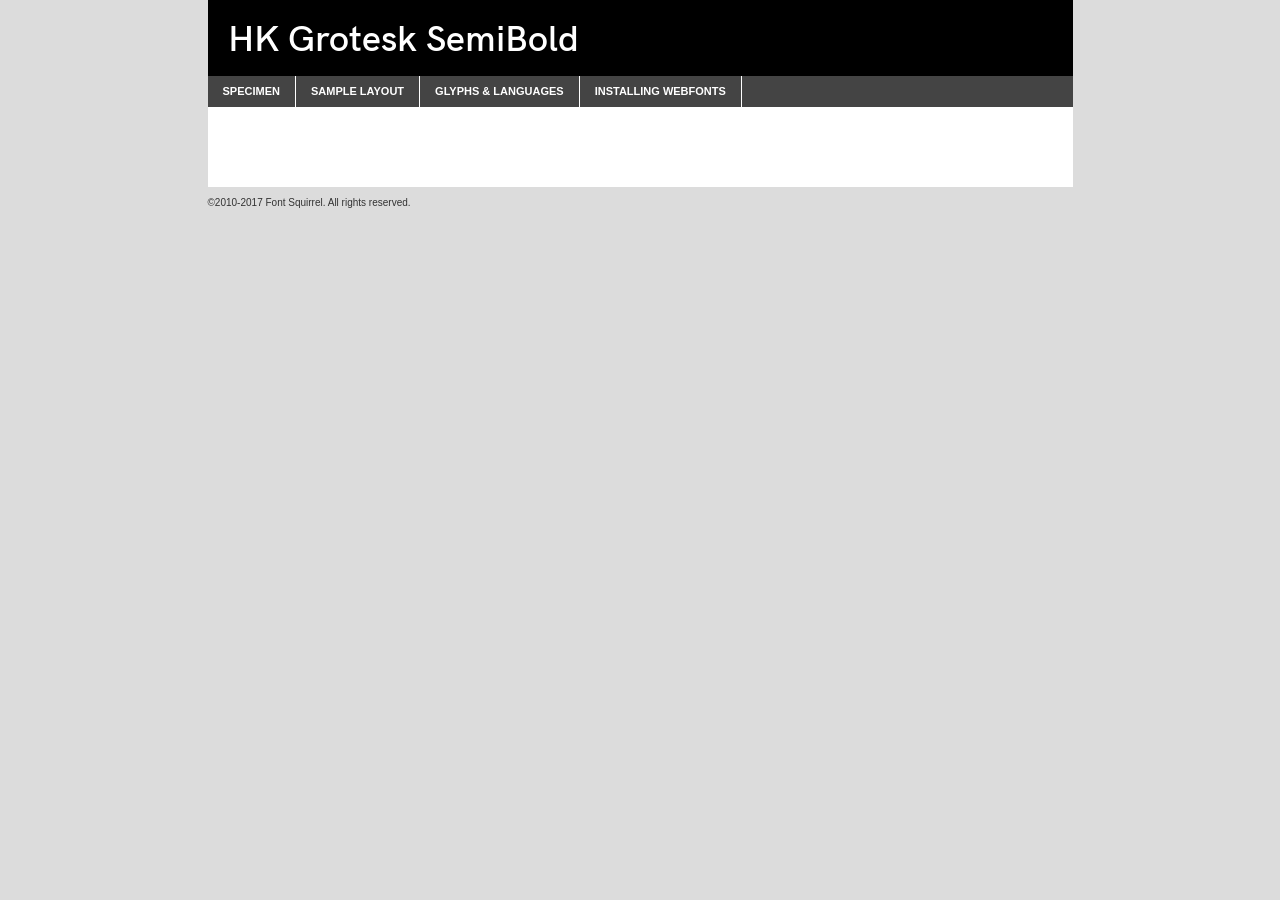
<file: css/hkgrotesk-semibold-demo.html>
<!DOCTYPE html PUBLIC "-//W3C//DTD XHTML 1.0 Transitional//EN"
	"http://www.w3.org/TR/xhtml1/DTD/xhtml1-transitional.dtd">

<html xmlns="http://www.w3.org/1999/xhtml" xml:lang="en" lang="en">
<head>
	<meta http-equiv="Content-Type" content="text/html; charset=utf-8" />
	<script src="http://ajax.googleapis.com/ajax/libs/jquery/1.7.2/jquery.min.js" type="text/javascript" charset="utf-8"></script>
	<script type="text/javascript">
	(function($){$.fn.easyTabs=function(option){var param=jQuery.extend({fadeSpeed:"fast",defaultContent:1,activeClass:'active'},option);$(this).each(function(){var thisId="#"+this.id;if(param.defaultContent==''){param.defaultContent=1;}
	if(typeof param.defaultContent=="number")
	{var defaultTab=$(thisId+" .tabs li:eq("+(param.defaultContent-1)+") a").attr('href').substr(1);}else{var defaultTab=param.defaultContent;}
	$(thisId+" .tabs li a").each(function(){var tabToHide=$(this).attr('href').substr(1);$("#"+tabToHide).addClass('easytabs-tab-content');});hideAll();changeContent(defaultTab);function hideAll(){$(thisId+" .easytabs-tab-content").hide();}
	function changeContent(tabId){hideAll();$(thisId+" .tabs li").removeClass(param.activeClass);$(thisId+" .tabs li a[href=#"+tabId+"]").closest('li').addClass(param.activeClass);if(param.fadeSpeed!="none")
	{$(thisId+" #"+tabId).fadeIn(param.fadeSpeed);}else{$(thisId+" #"+tabId).show();}}
	$(thisId+" .tabs li").click(function(){var tabId=$(this).find('a').attr('href').substr(1);changeContent(tabId);return false;});});}})(jQuery);
	</script>
	<link rel="stylesheet" href="specimen_files/specimen_stylesheet.css" type="text/css" charset="utf-8" />
	<link rel="stylesheet" href="stylesheet.css" type="text/css" charset="utf-8" />

	<style type="text/css">
					body{
				font-family: 'hk_grotesksemibold';
							}
		</style>

	<title>HK Grotesk SemiBold Specimen</title>
	
	
	<script type="text/javascript" charset="utf-8">
		$(document).ready(function() {
			$('#container').easyTabs({defaultContent:1});
		});
	</script>
</head>

<body>
<div id="container">
	<div id="header">
		HK Grotesk SemiBold	</div>
	<ul class="tabs">
		<li><a href="#specimen">Specimen</a></li>
		<li><a href="#layout">Sample Layout</a></li>
				<li><a href="#glyphs">Glyphs &amp; Languages</a></li>
		<li><a href="#installing">Installing Webfonts</a></li>
		
	</ul>
	
	<div id="main_content">

		
			<div id="specimen">
		
				<div class="section">
					<div class="grid12 firstcol">
						<div class="huge">AaBb</div>
					</div>
				</div>
		
				<div class="section">
					<div class="glyph_range">A&#x200B;B&#x200b;C&#x200b;D&#x200b;E&#x200b;F&#x200b;G&#x200b;H&#x200b;I&#x200b;J&#x200b;K&#x200b;L&#x200b;M&#x200b;N&#x200b;O&#x200b;P&#x200b;Q&#x200b;R&#x200b;S&#x200b;T&#x200b;U&#x200b;V&#x200b;W&#x200b;X&#x200b;Y&#x200b;Z&#x200b;a&#x200b;b&#x200b;c&#x200b;d&#x200b;e&#x200b;f&#x200b;g&#x200b;h&#x200b;i&#x200b;j&#x200b;k&#x200b;l&#x200b;m&#x200b;n&#x200b;o&#x200b;p&#x200b;q&#x200b;r&#x200b;s&#x200b;t&#x200b;u&#x200b;v&#x200b;w&#x200b;x&#x200b;y&#x200b;z&#x200b;1&#x200b;2&#x200b;3&#x200b;4&#x200b;5&#x200b;6&#x200b;7&#x200b;8&#x200b;9&#x200b;0&#x200b;&amp;&#x200b;.&#x200b;,&#x200b;?&#x200b;!&#x200b;&#64;&#x200b;(&#x200b;)&#x200b;#&#x200b;$&#x200b;%&#x200b;*&#x200b;+&#x200b;-&#x200b;=&#x200b;:&#x200b;;</div>
				</div>
				<div class="section">
					<div class="grid12 firstcol">
						<table class="sample_table">
							<tr><td>10</td><td class="size10">abcdefghijklmnopqrstuvwxyzABCDEFGHIJKLMNOPQRSTUVWXYZ0123456789abcdefghijklmnopqrstuvwxyzABCDEFGHIJKLMNOPQRSTUVWXYZ0123456789abcdefghijklmnopqrstuvwxyzABCDEFGHIJKLMNOPQRSTUVWXYZ</td></tr>
							<tr><td>11</td><td class="size11">abcdefghijklmnopqrstuvwxyzABCDEFGHIJKLMNOPQRSTUVWXYZ0123456789abcdefghijklmnopqrstuvwxyzABCDEFGHIJKLMNOPQRSTUVWXYZ0123456789abcdefghijklmnopqrstuvwxyzABCDEFGHIJKLMNOPQRSTUVWXYZ</td></tr>
							<tr><td>12</td><td class="size12">abcdefghijklmnopqrstuvwxyzABCDEFGHIJKLMNOPQRSTUVWXYZ0123456789abcdefghijklmnopqrstuvwxyzABCDEFGHIJKLMNOPQRSTUVWXYZ0123456789abcdefghijklmnopqrstuvwxyzABCDEFGHIJKLMNOPQRSTUVWXYZ</td></tr>
							<tr><td>13</td><td class="size13">abcdefghijklmnopqrstuvwxyzABCDEFGHIJKLMNOPQRSTUVWXYZ0123456789abcdefghijklmnopqrstuvwxyzABCDEFGHIJKLMNOPQRSTUVWXYZ0123456789abcdefghijklmnopqrstuvwxyzABCDEFGHIJKLMNOPQRSTUVWXYZ</td></tr>
							<tr><td>14</td><td class="size14">abcdefghijklmnopqrstuvwxyzABCDEFGHIJKLMNOPQRSTUVWXYZ0123456789abcdefghijklmnopqrstuvwxyzABCDEFGHIJKLMNOPQRSTUVWXYZ0123456789abcdefghijklmnopqrstuvwxyzABCDEFGHIJKLMNOPQRSTUVWXYZ</td></tr>
							<tr><td>16</td><td class="size16">abcdefghijklmnopqrstuvwxyzABCDEFGHIJKLMNOPQRSTUVWXYZ0123456789abcdefghijklmnopqrstuvwxyzABCDEFGHIJKLMNOPQRSTUVWXYZ</td></tr>
							<tr><td>18</td><td class="size18">abcdefghijklmnopqrstuvwxyzABCDEFGHIJKLMNOPQRSTUVWXYZ0123456789abcdefghijklmnopqrstuvwxyzABCDEFGHIJKLMNOPQRSTUVWXYZ</td></tr>
							<tr><td>20</td><td class="size20">abcdefghijklmnopqrstuvwxyzABCDEFGHIJKLMNOPQRSTUVWXYZ0123456789abcdefghijklmnopqrstuvwxyzABCDEFGHIJKLMNOPQRSTUVWXYZ</td></tr>
							<tr><td>24</td><td class="size24">abcdefghijklmnopqrstuvwxyzABCDEFGHIJKLMNOPQRSTUVWXYZ0123456789abcdefghijklmnopqrstuvwxyzABCDEFGHIJKLMNOPQRSTUVWXYZ</td></tr>
							<tr><td>30</td><td class="size30">abcdefghijklmnopqrstuvwxyzABCDEFGHIJKLMNOPQRSTUVWXYZ0123456789abcdefghijklmnopqrstuvwxyzABCDEFGHIJKLMNOPQRSTUVWXYZ</td></tr>
							<tr><td>36</td><td class="size36">abcdefghijklmnopqrstuvwxyzABCDEFGHIJKLMNOPQRSTUVWXYZ0123456789abcdefghijklmnopqrstuvwxyzABCDEFGHIJKLMNOPQRSTUVWXYZ</td></tr>
							<tr><td>48</td><td class="size48">abcdefghijklmnopqrstuvwxyzABCDEFGHIJKLMNOPQRSTUVWXYZ0123456789abcdefghijklmnopqrstuvwxyzABCDEFGHIJKLMNOPQRSTUVWXYZ</td></tr>
							<tr><td>60</td><td class="size60">abcdefghijklmnopqrstuvwxyzABCDEFGHIJKLMNOPQRSTUVWXYZ0123456789abcdefghijklmnopqrstuvwxyzABCDEFGHIJKLMNOPQRSTUVWXYZ</td></tr>
							<tr><td>72</td><td class="size72">abcdefghijklmnopqrstuvwxyzABCDEFGHIJKLMNOPQRSTUVWXYZ0123456789abcdefghijklmnopqrstuvwxyzABCDEFGHIJKLMNOPQRSTUVWXYZ</td></tr>
							<tr><td>90</td><td class="size90">abcdefghijklmnopqrstuvwxyzABCDEFGHIJKLMNOPQRSTUVWXYZ0123456789abcdefghijklmnopqrstuvwxyzABCDEFGHIJKLMNOPQRSTUVWXYZ</td></tr>
						</table>
				
					</div>
			
				</div>
		
		
		
								<div class="section" id="bodycomparison">


										<div id="xheight">
				<div class="fontbody">&#x25FC;&#x25FC;&#x25FC;&#x25FC;&#x25FC;&#x25FC;&#x25FC;&#x25FC;&#x25FC;&#x25FC;&#x25FC;&#x25FC;&#x25FC;&#x25FC;&#x25FC;&#x25FC;&#x25FC;&#x25FC;&#x25FC;&#x25FC;&#x25FC;&#x25FC;&#x25FC;&#x25FC;&#x25FC;&#x25FC;&#x25FC;&#x25FC;&#x25FC;&#x25FC;&#x25FC;&#x25FC;&#x25FC;&#x25FC;&#x25FC;&#x25FC;&#x25FC;&#x25FC;&#x25FC;&#x25FC;&#x25FC;&#x25FC;&#x25FC;&#x25FC;&#x25FC;&#x25FC;&#x25FC;&#x25FC;&#x25FC;&#x25FC;&#x25FC;&#x25FC;&#x25FC;&#x25FC;&#x25FC;&#x25FC;&#x25FC;&#x25FC;&#x25FC;&#x25FC;&#x25FC;&#x25FC;&#x25FC;&#x25FC;&#x25FC;&#x25FC;&#x25FC;&#x25FC;&#x25FC;&#x25FC;&#x25FC;&#x25FC;&#x25FC;&#x25FC;&#x25FC;&#x25FC;&#x25FC;&#x25FC;&#x25FC;&#x25FC;&#x25FC;&#x25FC;&#x25FC;&#x25FC;&#x25FC;&#x25FC;&#x25FC;&#x25FC;&#x25FC;&#x25FC;&#x25FC;&#x25FC;&#x25FC;&#x25FC;&#x25FC;&#x25FC;&#x25FC;&#x25FC;&#x25FC;body</div><div class="arialbody">body</div><div class="verdanabody">body</div><div class="georgiabody">body</div></div>
										<div class="fontbody" style="z-index:1">
											body<span>HK Grotesk SemiBold</span>
										</div>
										<div class="arialbody" style="z-index:1">
											body<span>Arial</span>
										</div>
										<div class="verdanabody" style="z-index:1">
											body<span>Verdana</span>
										</div>
										<div class="georgiabody" style="z-index:1">
											body<span>Georgia</span>
										</div>



								</div>
		
		
				<div class="section psample psample_row1" id="">
					
					<div class="grid2 firstcol">
						<p class="size10"><span>10.</span>Aenean lacinia bibendum nulla sed consectetur. Fusce dapibus, tellus ac cursus commodo, tortor mauris condimentum nibh, ut fermentum massa justo sit amet risus. Nullam id dolor id nibh ultricies vehicula ut id elit. Cum sociis natoque penatibus et magnis dis parturient montes, nascetur ridiculus mus. Nulla vitae elit libero, a pharetra augue.</p>
			
					</div>
					<div class="grid3">
						<p class="size11"><span>11.</span>Aenean lacinia bibendum nulla sed consectetur. Fusce dapibus, tellus ac cursus commodo, tortor mauris condimentum nibh, ut fermentum massa justo sit amet risus. Nullam id dolor id nibh ultricies vehicula ut id elit. Cum sociis natoque penatibus et magnis dis parturient montes, nascetur ridiculus mus. Nulla vitae elit libero, a pharetra augue.</p>
			
					</div>
					<div class="grid3">
						<p class="size12"><span>12.</span>Aenean lacinia bibendum nulla sed consectetur. Fusce dapibus, tellus ac cursus commodo, tortor mauris condimentum nibh, ut fermentum massa justo sit amet risus. Nullam id dolor id nibh ultricies vehicula ut id elit. Cum sociis natoque penatibus et magnis dis parturient montes, nascetur ridiculus mus. Nulla vitae elit libero, a pharetra augue.</p>
			
					</div>
					<div class="grid4">
						<p class="size13"><span>13.</span>Aenean lacinia bibendum nulla sed consectetur. Fusce dapibus, tellus ac cursus commodo, tortor mauris condimentum nibh, ut fermentum massa justo sit amet risus. Nullam id dolor id nibh ultricies vehicula ut id elit. Cum sociis natoque penatibus et magnis dis parturient montes, nascetur ridiculus mus. Nulla vitae elit libero, a pharetra augue.</p>
			
					</div>
					<div class="white_blend"></div>
					
				</div>
				<div class="section psample psample_row2" id="">
					<div class="grid3 firstcol">
						<p class="size14"><span>14.</span>Aenean lacinia bibendum nulla sed consectetur. Fusce dapibus, tellus ac cursus commodo, tortor mauris condimentum nibh, ut fermentum massa justo sit amet risus. Nullam id dolor id nibh ultricies vehicula ut id elit. Cum sociis natoque penatibus et magnis dis parturient montes, nascetur ridiculus mus. Nulla vitae elit libero, a pharetra augue.</p>
			
					</div>
					<div class="grid4">
						<p class="size16"><span>16.</span>Aenean lacinia bibendum nulla sed consectetur. Fusce dapibus, tellus ac cursus commodo, tortor mauris condimentum nibh, ut fermentum massa justo sit amet risus. Nullam id dolor id nibh ultricies vehicula ut id elit. Cum sociis natoque penatibus et magnis dis parturient montes, nascetur ridiculus mus. Nulla vitae elit libero, a pharetra augue.</p>
			
					</div>
					<div class="grid5">
						<p class="size18"><span>18.</span>Aenean lacinia bibendum nulla sed consectetur. Fusce dapibus, tellus ac cursus commodo, tortor mauris condimentum nibh, ut fermentum massa justo sit amet risus. Nullam id dolor id nibh ultricies vehicula ut id elit. Cum sociis natoque penatibus et magnis dis parturient montes, nascetur ridiculus mus. Nulla vitae elit libero, a pharetra augue.</p>
			
					</div>

					<div class="white_blend"></div>

				</div>
				
				<div class="section psample psample_row3" id="">
					<div class="grid5 firstcol">
						<p class="size20"><span>20.</span>Aenean lacinia bibendum nulla sed consectetur. Fusce dapibus, tellus ac cursus commodo, tortor mauris condimentum nibh, ut fermentum massa justo sit amet risus. Nullam id dolor id nibh ultricies vehicula ut id elit. Cum sociis natoque penatibus et magnis dis parturient montes, nascetur ridiculus mus. Nulla vitae elit libero, a pharetra augue.</p>
					</div>
					<div class="grid7">
						<p class="size24"><span>24.</span>Aenean lacinia bibendum nulla sed consectetur. Fusce dapibus, tellus ac cursus commodo, tortor mauris condimentum nibh, ut fermentum massa justo sit amet risus. Nullam id dolor id nibh ultricies vehicula ut id elit. Cum sociis natoque penatibus et magnis dis parturient montes, nascetur ridiculus mus. Nulla vitae elit libero, a pharetra augue.</p>
					</div>
					
					<div class="white_blend"></div>
					
				</div>
				
				<div class="section psample psample_row4" id="">
					<div class="grid12 firstcol">
						<p class="size30"><span>30.</span>Aenean lacinia bibendum nulla sed consectetur. Fusce dapibus, tellus ac cursus commodo, tortor mauris condimentum nibh, ut fermentum massa justo sit amet risus. Nullam id dolor id nibh ultricies vehicula ut id elit. Cum sociis natoque penatibus et magnis dis parturient montes, nascetur ridiculus mus. Nulla vitae elit libero, a pharetra augue.</p>
					</div>
					<div class="white_blend"></div>
					
				</div>
				
				
				
				<div class="section psample psample_row1 fullreverse">
					<div class="grid2 firstcol">
						<p class="size10"><span>10.</span>Aenean lacinia bibendum nulla sed consectetur. Fusce dapibus, tellus ac cursus commodo, tortor mauris condimentum nibh, ut fermentum massa justo sit amet risus. Nullam id dolor id nibh ultricies vehicula ut id elit. Cum sociis natoque penatibus et magnis dis parturient montes, nascetur ridiculus mus. Nulla vitae elit libero, a pharetra augue.</p>
			
					</div>
					<div class="grid3">
						<p class="size11"><span>11.</span>Aenean lacinia bibendum nulla sed consectetur. Fusce dapibus, tellus ac cursus commodo, tortor mauris condimentum nibh, ut fermentum massa justo sit amet risus. Nullam id dolor id nibh ultricies vehicula ut id elit. Cum sociis natoque penatibus et magnis dis parturient montes, nascetur ridiculus mus. Nulla vitae elit libero, a pharetra augue.</p>
			
					</div>
					<div class="grid3">
						<p class="size12"><span>12.</span>Aenean lacinia bibendum nulla sed consectetur. Fusce dapibus, tellus ac cursus commodo, tortor mauris condimentum nibh, ut fermentum massa justo sit amet risus. Nullam id dolor id nibh ultricies vehicula ut id elit. Cum sociis natoque penatibus et magnis dis parturient montes, nascetur ridiculus mus. Nulla vitae elit libero, a pharetra augue.</p>
			
					</div>
					<div class="grid4">
						<p class="size13"><span>13.</span>Aenean lacinia bibendum nulla sed consectetur. Fusce dapibus, tellus ac cursus commodo, tortor mauris condimentum nibh, ut fermentum massa justo sit amet risus. Nullam id dolor id nibh ultricies vehicula ut id elit. Cum sociis natoque penatibus et magnis dis parturient montes, nascetur ridiculus mus. Nulla vitae elit libero, a pharetra augue.</p>
			
					</div>
					<div class="black_blend"></div>
					
				</div>
				
				<div class="section psample psample_row2 fullreverse">
					<div class="grid3 firstcol">
						<p class="size14"><span>14.</span>Aenean lacinia bibendum nulla sed consectetur. Fusce dapibus, tellus ac cursus commodo, tortor mauris condimentum nibh, ut fermentum massa justo sit amet risus. Nullam id dolor id nibh ultricies vehicula ut id elit. Cum sociis natoque penatibus et magnis dis parturient montes, nascetur ridiculus mus. Nulla vitae elit libero, a pharetra augue.</p>
			
					</div>
					<div class="grid4">
						<p class="size16"><span>16.</span>Aenean lacinia bibendum nulla sed consectetur. Fusce dapibus, tellus ac cursus commodo, tortor mauris condimentum nibh, ut fermentum massa justo sit amet risus. Nullam id dolor id nibh ultricies vehicula ut id elit. Cum sociis natoque penatibus et magnis dis parturient montes, nascetur ridiculus mus. Nulla vitae elit libero, a pharetra augue.</p>
			
					</div>
					<div class="grid5">
						<p class="size18"><span>18.</span>Aenean lacinia bibendum nulla sed consectetur. Fusce dapibus, tellus ac cursus commodo, tortor mauris condimentum nibh, ut fermentum massa justo sit amet risus. Nullam id dolor id nibh ultricies vehicula ut id elit. Cum sociis natoque penatibus et magnis dis parturient montes, nascetur ridiculus mus. Nulla vitae elit libero, a pharetra augue.</p>
			
					</div>
					<div class="black_blend"></div>

				</div>
				
				<div class="section psample fullreverse psample_row3" id="">
					<div class="grid5 firstcol">
						<p class="size20"><span>20.</span>Aenean lacinia bibendum nulla sed consectetur. Fusce dapibus, tellus ac cursus commodo, tortor mauris condimentum nibh, ut fermentum massa justo sit amet risus. Nullam id dolor id nibh ultricies vehicula ut id elit. Cum sociis natoque penatibus et magnis dis parturient montes, nascetur ridiculus mus. Nulla vitae elit libero, a pharetra augue.</p>
					</div>
					<div class="grid7">
						<p class="size24"><span>24.</span>Aenean lacinia bibendum nulla sed consectetur. Fusce dapibus, tellus ac cursus commodo, tortor mauris condimentum nibh, ut fermentum massa justo sit amet risus. Nullam id dolor id nibh ultricies vehicula ut id elit. Cum sociis natoque penatibus et magnis dis parturient montes, nascetur ridiculus mus. Nulla vitae elit libero, a pharetra augue.</p>
					</div>
					
					<div class="black_blend"></div>
					
				</div>
				
				<div class="section psample fullreverse psample_row4" id="" style="border-bottom: 20px #000 solid;">
					<div class="grid12 firstcol">
						<p class="size30"><span>30.</span>Aenean lacinia bibendum nulla sed consectetur. Fusce dapibus, tellus ac cursus commodo, tortor mauris condimentum nibh, ut fermentum massa justo sit amet risus. Nullam id dolor id nibh ultricies vehicula ut id elit. Cum sociis natoque penatibus et magnis dis parturient montes, nascetur ridiculus mus. Nulla vitae elit libero, a pharetra augue.</p>
					</div>
					<div class="black_blend"></div>
					
				</div>
				
				
				
				
			</div>
			
			<div id="layout">
				
				<div class="section">
					
					<div class="grid12 firstcol">
						<h1>Lorem Ipsum Dolor</h1>
						<h2>Etiam porta sem malesuada magna mollis euismod</h2>
						
						<p class="byline">By <a href="#link">Aenean Lacinia</a></p>
					</div>
				</div>
				<div class="section">
					<div class="grid8 firstcol">
						<p class="large">Donec sed odio dui. Morbi leo risus, porta ac consectetur ac, vestibulum at eros. Fusce dapibus, tellus ac cursus commodo, tortor mauris condimentum nibh, ut fermentum massa justo sit amet risus. </p>

						
						<h3>Pellentesque ornare sem</h3>

						<p>Maecenas sed diam eget risus varius blandit sit amet non magna. Maecenas faucibus mollis interdum. Donec ullamcorper nulla non metus auctor fringilla. Nullam id dolor id nibh ultricies vehicula ut id elit. Nullam id dolor id nibh ultricies vehicula ut id elit. </p>

						<p>Aenean eu leo quam. Pellentesque ornare sem lacinia quam venenatis vestibulum. Lorem ipsum dolor sit amet, consectetur adipiscing elit. Cum sociis natoque penatibus et magnis dis parturient montes, nascetur ridiculus mus. </p>

						<p>Nulla vitae elit libero, a pharetra augue. Praesent commodo cursus magna, vel scelerisque nisl consectetur et. Aenean lacinia bibendum nulla sed consectetur. </p>

						<p>Nullam quis risus eget urna mollis ornare vel eu leo. Nullam quis risus eget urna mollis ornare vel eu leo. Maecenas sed diam eget risus varius blandit sit amet non magna. Donec ullamcorper nulla non metus auctor fringilla. </p>

						<h3>Cras mattis consectetur</h3>

						<p>Aenean eu leo quam. Pellentesque ornare sem lacinia quam venenatis vestibulum. Aenean lacinia bibendum nulla sed consectetur. Integer posuere erat a ante venenatis dapibus posuere velit aliquet. Cras mattis consectetur purus sit amet fermentum. </p>

						<p>Nullam id dolor id nibh ultricies vehicula ut id elit. Nullam quis risus eget urna mollis ornare vel eu leo. Cras mattis consectetur purus sit amet fermentum.</p>
					</div>
					
					<div class="grid4 sidebar">
						
						<div class="box reverse">
							<p class="last">Nullam quis risus eget urna mollis ornare vel eu leo. Donec ullamcorper nulla non metus auctor fringilla. Cras mattis consectetur purus sit amet fermentum. Sed posuere consectetur est at lobortis. Lorem ipsum dolor sit amet, consectetur adipiscing elit. </p>
						</div>
						
						<p class="caption">Maecenas sed diam eget risus varius.</p>

						<p>Vestibulum id ligula porta felis euismod semper. Integer posuere erat a ante venenatis dapibus posuere velit aliquet. Vestibulum id ligula porta felis euismod semper. Sed posuere consectetur est at lobortis. Maecenas sed diam eget risus varius blandit sit amet non magna. Fusce dapibus, tellus ac cursus commodo, tortor mauris condimentum nibh, ut fermentum massa justo sit amet risus. </p>

					

						<p>Duis mollis, est non commodo luctus, nisi erat porttitor ligula, eget lacinia odio sem nec elit. Aenean lacinia bibendum nulla sed consectetur. Vivamus sagittis lacus vel augue laoreet rutrum faucibus dolor auctor. Aenean lacinia bibendum nulla sed consectetur. Nullam quis risus eget urna mollis ornare vel eu leo. </p>

						<p>Praesent commodo cursus magna, vel scelerisque nisl consectetur et. Donec ullamcorper nulla non metus auctor fringilla. Maecenas faucibus mollis interdum. Fusce dapibus, tellus ac cursus commodo, tortor mauris condimentum nibh, ut fermentum massa justo sit amet risus. </p>

					</div>
				</div>
				
			</div>


			



		<div id="glyphs">
			<div class="section">
				<div class="grid12 firstcol">
			
				<h1>Language Support</h1>
				<p>The subset of HK Grotesk SemiBold in this kit supports the following languages:<br />
			
					Afrikaans, Albanian, Basque, Bosnian, Breton, Chamorro, Chichewa_nyanja, Croatian, Czech, Danish, Dutch, English, Estonian, Faroese, Finnish, French, Frisian, Galician, German, Hungarian, Icelandic, Italian, Latvian, Lithuanian, Malagasy, Maltese, Norwegian, Polish, Portuguese, Romanian, Slovak, Slovenian, Spanish, Swedish, Turkish, Welsh, Alsatian, Aragonese, Arapaho, Aromanian, Arrernte, Asturian, Aymara, Bislama, Cebuano, Cheyenne, Cimbrian, Corsican, Fijian, French_creole, Friulian, Genoese, Gilbertese, Greenlandic, Guarani, Haitian_creole, Hawaiian, Hiligaynon, Hmong, Hopi, Ibanag, Iloko_ilokano, Indonesian, Interglossa_glosa, Interlingua, Irish_gaelic, Istro-romanian, Jerriais, Kashubian, Kurdish_kurmanji, Ladin, Lojban, Lombard, Low_saxon, Luxembourgeois, Manx, Maori, Megleno-romanian, Mohawk, Nahuatl, Norfolk_pitcairnese, Northern_sotho, Occitan, Oromo, Pangasinan, Papiamento, Piedmontese, Potawatomi, Rhaeto-romance, Romansh, Rotokas, Sami_inari, Sami_lule, Samoan, Sardinian, Scots_gaelic, Seychelles_creole, Shona, Sicilian, Somali, Southern_ndebele, Southern_sotho, Swahili, Swati_swazi, Tagalog_filipino_pilipino, Tahitian, Tausug, Tetum, Tok_pisin, Tongan, Tswana, Turkmen, Turkmen_latinized, Tuvaluan, Uyghur_latinized, Veps, Volapuk, Votic_latinized, Walloon, Warlpiri, Xhosa, Yapese, Zulu, Latinbasic, Ubasic, Demo, Vietnamese				</p>
				<h1>Glyph Chart</h1>
				<p>The subset of HK Grotesk SemiBold in this kit includes all the glyphs listed below. Unicode entities are included above each glyph to help you insert individual characters into your layout.</p>
				<div id="glyph_chart">
			
																				 <div><p>&amp;#32;</p>&#32;</div>
																				 <div><p>&amp;#33;</p>&#33;</div>
																				 <div><p>&amp;#34;</p>&#34;</div>
																				 <div><p>&amp;#35;</p>&#35;</div>
																				 <div><p>&amp;#36;</p>&#36;</div>
																				 <div><p>&amp;#37;</p>&#37;</div>
																				 <div><p>&amp;#38;</p>&#38;</div>
																				 <div><p>&amp;#39;</p>&#39;</div>
																				 <div><p>&amp;#40;</p>&#40;</div>
																				 <div><p>&amp;#41;</p>&#41;</div>
																				 <div><p>&amp;#42;</p>&#42;</div>
																				 <div><p>&amp;#43;</p>&#43;</div>
																				 <div><p>&amp;#44;</p>&#44;</div>
																				 <div><p>&amp;#45;</p>&#45;</div>
																				 <div><p>&amp;#46;</p>&#46;</div>
																				 <div><p>&amp;#47;</p>&#47;</div>
																				 <div><p>&amp;#48;</p>&#48;</div>
																				 <div><p>&amp;#49;</p>&#49;</div>
																				 <div><p>&amp;#50;</p>&#50;</div>
																				 <div><p>&amp;#51;</p>&#51;</div>
																				 <div><p>&amp;#52;</p>&#52;</div>
																				 <div><p>&amp;#53;</p>&#53;</div>
																				 <div><p>&amp;#54;</p>&#54;</div>
																				 <div><p>&amp;#55;</p>&#55;</div>
																				 <div><p>&amp;#56;</p>&#56;</div>
																				 <div><p>&amp;#57;</p>&#57;</div>
																				 <div><p>&amp;#58;</p>&#58;</div>
																				 <div><p>&amp;#59;</p>&#59;</div>
																				 <div><p>&amp;#60;</p>&#60;</div>
																				 <div><p>&amp;#61;</p>&#61;</div>
																				 <div><p>&amp;#62;</p>&#62;</div>
																				 <div><p>&amp;#63;</p>&#63;</div>
																				 <div><p>&amp;#64;</p>&#64;</div>
																				 <div><p>&amp;#65;</p>&#65;</div>
																				 <div><p>&amp;#66;</p>&#66;</div>
																				 <div><p>&amp;#67;</p>&#67;</div>
																				 <div><p>&amp;#68;</p>&#68;</div>
																				 <div><p>&amp;#69;</p>&#69;</div>
																				 <div><p>&amp;#70;</p>&#70;</div>
																				 <div><p>&amp;#71;</p>&#71;</div>
																				 <div><p>&amp;#72;</p>&#72;</div>
																				 <div><p>&amp;#73;</p>&#73;</div>
																				 <div><p>&amp;#74;</p>&#74;</div>
																				 <div><p>&amp;#75;</p>&#75;</div>
																				 <div><p>&amp;#76;</p>&#76;</div>
																				 <div><p>&amp;#77;</p>&#77;</div>
																				 <div><p>&amp;#78;</p>&#78;</div>
																				 <div><p>&amp;#79;</p>&#79;</div>
																				 <div><p>&amp;#80;</p>&#80;</div>
																				 <div><p>&amp;#81;</p>&#81;</div>
																				 <div><p>&amp;#82;</p>&#82;</div>
																				 <div><p>&amp;#83;</p>&#83;</div>
																				 <div><p>&amp;#84;</p>&#84;</div>
																				 <div><p>&amp;#85;</p>&#85;</div>
																				 <div><p>&amp;#86;</p>&#86;</div>
																				 <div><p>&amp;#87;</p>&#87;</div>
																				 <div><p>&amp;#88;</p>&#88;</div>
																				 <div><p>&amp;#89;</p>&#89;</div>
																				 <div><p>&amp;#90;</p>&#90;</div>
																				 <div><p>&amp;#91;</p>&#91;</div>
																				 <div><p>&amp;#92;</p>&#92;</div>
																				 <div><p>&amp;#93;</p>&#93;</div>
																				 <div><p>&amp;#94;</p>&#94;</div>
																				 <div><p>&amp;#95;</p>&#95;</div>
																				 <div><p>&amp;#96;</p>&#96;</div>
																				 <div><p>&amp;#97;</p>&#97;</div>
																				 <div><p>&amp;#98;</p>&#98;</div>
																				 <div><p>&amp;#99;</p>&#99;</div>
																				 <div><p>&amp;#100;</p>&#100;</div>
																				 <div><p>&amp;#101;</p>&#101;</div>
																				 <div><p>&amp;#102;</p>&#102;</div>
																				 <div><p>&amp;#103;</p>&#103;</div>
																				 <div><p>&amp;#104;</p>&#104;</div>
																				 <div><p>&amp;#105;</p>&#105;</div>
																				 <div><p>&amp;#106;</p>&#106;</div>
																				 <div><p>&amp;#107;</p>&#107;</div>
																				 <div><p>&amp;#108;</p>&#108;</div>
																				 <div><p>&amp;#109;</p>&#109;</div>
																				 <div><p>&amp;#110;</p>&#110;</div>
																				 <div><p>&amp;#111;</p>&#111;</div>
																				 <div><p>&amp;#112;</p>&#112;</div>
																				 <div><p>&amp;#113;</p>&#113;</div>
																				 <div><p>&amp;#114;</p>&#114;</div>
																				 <div><p>&amp;#115;</p>&#115;</div>
																				 <div><p>&amp;#116;</p>&#116;</div>
																				 <div><p>&amp;#117;</p>&#117;</div>
																				 <div><p>&amp;#118;</p>&#118;</div>
																				 <div><p>&amp;#119;</p>&#119;</div>
																				 <div><p>&amp;#120;</p>&#120;</div>
																				 <div><p>&amp;#121;</p>&#121;</div>
																				 <div><p>&amp;#122;</p>&#122;</div>
																				 <div><p>&amp;#123;</p>&#123;</div>
																				 <div><p>&amp;#124;</p>&#124;</div>
																				 <div><p>&amp;#125;</p>&#125;</div>
																				 <div><p>&amp;#126;</p>&#126;</div>
																				 <div><p>&amp;#160;</p>&#160;</div>
																				 <div><p>&amp;#161;</p>&#161;</div>
																				 <div><p>&amp;#162;</p>&#162;</div>
																				 <div><p>&amp;#163;</p>&#163;</div>
																				 <div><p>&amp;#164;</p>&#164;</div>
																				 <div><p>&amp;#165;</p>&#165;</div>
																				 <div><p>&amp;#166;</p>&#166;</div>
																				 <div><p>&amp;#167;</p>&#167;</div>
																				 <div><p>&amp;#168;</p>&#168;</div>
																				 <div><p>&amp;#169;</p>&#169;</div>
																				 <div><p>&amp;#170;</p>&#170;</div>
																				 <div><p>&amp;#171;</p>&#171;</div>
																				 <div><p>&amp;#172;</p>&#172;</div>
																				 <div><p>&amp;#173;</p>&#173;</div>
																				 <div><p>&amp;#174;</p>&#174;</div>
																				 <div><p>&amp;#175;</p>&#175;</div>
																				 <div><p>&amp;#176;</p>&#176;</div>
																				 <div><p>&amp;#177;</p>&#177;</div>
																				 <div><p>&amp;#180;</p>&#180;</div>
																				 <div><p>&amp;#181;</p>&#181;</div>
																				 <div><p>&amp;#182;</p>&#182;</div>
																				 <div><p>&amp;#183;</p>&#183;</div>
																				 <div><p>&amp;#184;</p>&#184;</div>
																				 <div><p>&amp;#186;</p>&#186;</div>
																				 <div><p>&amp;#187;</p>&#187;</div>
																				 <div><p>&amp;#191;</p>&#191;</div>
																				 <div><p>&amp;#192;</p>&#192;</div>
																				 <div><p>&amp;#193;</p>&#193;</div>
																				 <div><p>&amp;#194;</p>&#194;</div>
																				 <div><p>&amp;#195;</p>&#195;</div>
																				 <div><p>&amp;#196;</p>&#196;</div>
																				 <div><p>&amp;#197;</p>&#197;</div>
																				 <div><p>&amp;#198;</p>&#198;</div>
																				 <div><p>&amp;#199;</p>&#199;</div>
																				 <div><p>&amp;#200;</p>&#200;</div>
																				 <div><p>&amp;#201;</p>&#201;</div>
																				 <div><p>&amp;#202;</p>&#202;</div>
																				 <div><p>&amp;#203;</p>&#203;</div>
																				 <div><p>&amp;#204;</p>&#204;</div>
																				 <div><p>&amp;#205;</p>&#205;</div>
																				 <div><p>&amp;#206;</p>&#206;</div>
																				 <div><p>&amp;#207;</p>&#207;</div>
																				 <div><p>&amp;#208;</p>&#208;</div>
																				 <div><p>&amp;#209;</p>&#209;</div>
																				 <div><p>&amp;#210;</p>&#210;</div>
																				 <div><p>&amp;#211;</p>&#211;</div>
																				 <div><p>&amp;#212;</p>&#212;</div>
																				 <div><p>&amp;#213;</p>&#213;</div>
																				 <div><p>&amp;#214;</p>&#214;</div>
																				 <div><p>&amp;#215;</p>&#215;</div>
																				 <div><p>&amp;#216;</p>&#216;</div>
																				 <div><p>&amp;#217;</p>&#217;</div>
																				 <div><p>&amp;#218;</p>&#218;</div>
																				 <div><p>&amp;#219;</p>&#219;</div>
																				 <div><p>&amp;#220;</p>&#220;</div>
																				 <div><p>&amp;#221;</p>&#221;</div>
																				 <div><p>&amp;#222;</p>&#222;</div>
																				 <div><p>&amp;#223;</p>&#223;</div>
																				 <div><p>&amp;#224;</p>&#224;</div>
																				 <div><p>&amp;#225;</p>&#225;</div>
																				 <div><p>&amp;#226;</p>&#226;</div>
																				 <div><p>&amp;#227;</p>&#227;</div>
																				 <div><p>&amp;#228;</p>&#228;</div>
																				 <div><p>&amp;#229;</p>&#229;</div>
																				 <div><p>&amp;#230;</p>&#230;</div>
																				 <div><p>&amp;#231;</p>&#231;</div>
																				 <div><p>&amp;#232;</p>&#232;</div>
																				 <div><p>&amp;#233;</p>&#233;</div>
																				 <div><p>&amp;#234;</p>&#234;</div>
																				 <div><p>&amp;#235;</p>&#235;</div>
																				 <div><p>&amp;#236;</p>&#236;</div>
																				 <div><p>&amp;#237;</p>&#237;</div>
																				 <div><p>&amp;#238;</p>&#238;</div>
																				 <div><p>&amp;#239;</p>&#239;</div>
																				 <div><p>&amp;#240;</p>&#240;</div>
																				 <div><p>&amp;#241;</p>&#241;</div>
																				 <div><p>&amp;#242;</p>&#242;</div>
																				 <div><p>&amp;#243;</p>&#243;</div>
																				 <div><p>&amp;#244;</p>&#244;</div>
																				 <div><p>&amp;#245;</p>&#245;</div>
																				 <div><p>&amp;#246;</p>&#246;</div>
																				 <div><p>&amp;#247;</p>&#247;</div>
																				 <div><p>&amp;#248;</p>&#248;</div>
																				 <div><p>&amp;#249;</p>&#249;</div>
																				 <div><p>&amp;#250;</p>&#250;</div>
																				 <div><p>&amp;#251;</p>&#251;</div>
																				 <div><p>&amp;#252;</p>&#252;</div>
																				 <div><p>&amp;#253;</p>&#253;</div>
																				 <div><p>&amp;#254;</p>&#254;</div>
																				 <div><p>&amp;#255;</p>&#255;</div>
																				 <div><p>&amp;#256;</p>&#256;</div>
																				 <div><p>&amp;#257;</p>&#257;</div>
																				 <div><p>&amp;#258;</p>&#258;</div>
																				 <div><p>&amp;#259;</p>&#259;</div>
																				 <div><p>&amp;#260;</p>&#260;</div>
																				 <div><p>&amp;#261;</p>&#261;</div>
																				 <div><p>&amp;#262;</p>&#262;</div>
																				 <div><p>&amp;#263;</p>&#263;</div>
																				 <div><p>&amp;#266;</p>&#266;</div>
																				 <div><p>&amp;#267;</p>&#267;</div>
																				 <div><p>&amp;#268;</p>&#268;</div>
																				 <div><p>&amp;#269;</p>&#269;</div>
																				 <div><p>&amp;#270;</p>&#270;</div>
																				 <div><p>&amp;#271;</p>&#271;</div>
																				 <div><p>&amp;#272;</p>&#272;</div>
																				 <div><p>&amp;#273;</p>&#273;</div>
																				 <div><p>&amp;#274;</p>&#274;</div>
																				 <div><p>&amp;#275;</p>&#275;</div>
																				 <div><p>&amp;#278;</p>&#278;</div>
																				 <div><p>&amp;#279;</p>&#279;</div>
																				 <div><p>&amp;#280;</p>&#280;</div>
																				 <div><p>&amp;#281;</p>&#281;</div>
																				 <div><p>&amp;#282;</p>&#282;</div>
																				 <div><p>&amp;#283;</p>&#283;</div>
																				 <div><p>&amp;#286;</p>&#286;</div>
																				 <div><p>&amp;#287;</p>&#287;</div>
																				 <div><p>&amp;#288;</p>&#288;</div>
																				 <div><p>&amp;#289;</p>&#289;</div>
																				 <div><p>&amp;#290;</p>&#290;</div>
																				 <div><p>&amp;#291;</p>&#291;</div>
																				 <div><p>&amp;#294;</p>&#294;</div>
																				 <div><p>&amp;#295;</p>&#295;</div>
																				 <div><p>&amp;#296;</p>&#296;</div>
																				 <div><p>&amp;#297;</p>&#297;</div>
																				 <div><p>&amp;#298;</p>&#298;</div>
																				 <div><p>&amp;#299;</p>&#299;</div>
																				 <div><p>&amp;#302;</p>&#302;</div>
																				 <div><p>&amp;#303;</p>&#303;</div>
																				 <div><p>&amp;#304;</p>&#304;</div>
																				 <div><p>&amp;#305;</p>&#305;</div>
																				 <div><p>&amp;#310;</p>&#310;</div>
																				 <div><p>&amp;#311;</p>&#311;</div>
																				 <div><p>&amp;#312;</p>&#312;</div>
																				 <div><p>&amp;#313;</p>&#313;</div>
																				 <div><p>&amp;#314;</p>&#314;</div>
																				 <div><p>&amp;#315;</p>&#315;</div>
																				 <div><p>&amp;#316;</p>&#316;</div>
																				 <div><p>&amp;#317;</p>&#317;</div>
																				 <div><p>&amp;#318;</p>&#318;</div>
																				 <div><p>&amp;#321;</p>&#321;</div>
																				 <div><p>&amp;#322;</p>&#322;</div>
																				 <div><p>&amp;#323;</p>&#323;</div>
																				 <div><p>&amp;#324;</p>&#324;</div>
																				 <div><p>&amp;#325;</p>&#325;</div>
																				 <div><p>&amp;#326;</p>&#326;</div>
																				 <div><p>&amp;#327;</p>&#327;</div>
																				 <div><p>&amp;#328;</p>&#328;</div>
																				 <div><p>&amp;#329;</p>&#329;</div>
																				 <div><p>&amp;#330;</p>&#330;</div>
																				 <div><p>&amp;#331;</p>&#331;</div>
																				 <div><p>&amp;#332;</p>&#332;</div>
																				 <div><p>&amp;#333;</p>&#333;</div>
																				 <div><p>&amp;#336;</p>&#336;</div>
																				 <div><p>&amp;#337;</p>&#337;</div>
																				 <div><p>&amp;#338;</p>&#338;</div>
																				 <div><p>&amp;#339;</p>&#339;</div>
																				 <div><p>&amp;#340;</p>&#340;</div>
																				 <div><p>&amp;#341;</p>&#341;</div>
																				 <div><p>&amp;#342;</p>&#342;</div>
																				 <div><p>&amp;#343;</p>&#343;</div>
																				 <div><p>&amp;#344;</p>&#344;</div>
																				 <div><p>&amp;#345;</p>&#345;</div>
																				 <div><p>&amp;#346;</p>&#346;</div>
																				 <div><p>&amp;#347;</p>&#347;</div>
																				 <div><p>&amp;#350;</p>&#350;</div>
																				 <div><p>&amp;#351;</p>&#351;</div>
																				 <div><p>&amp;#352;</p>&#352;</div>
																				 <div><p>&amp;#353;</p>&#353;</div>
																				 <div><p>&amp;#354;</p>&#354;</div>
																				 <div><p>&amp;#355;</p>&#355;</div>
																				 <div><p>&amp;#356;</p>&#356;</div>
																				 <div><p>&amp;#357;</p>&#357;</div>
																				 <div><p>&amp;#358;</p>&#358;</div>
																				 <div><p>&amp;#359;</p>&#359;</div>
																				 <div><p>&amp;#360;</p>&#360;</div>
																				 <div><p>&amp;#361;</p>&#361;</div>
																				 <div><p>&amp;#362;</p>&#362;</div>
																				 <div><p>&amp;#363;</p>&#363;</div>
																				 <div><p>&amp;#366;</p>&#366;</div>
																				 <div><p>&amp;#367;</p>&#367;</div>
																				 <div><p>&amp;#368;</p>&#368;</div>
																				 <div><p>&amp;#369;</p>&#369;</div>
																				 <div><p>&amp;#370;</p>&#370;</div>
																				 <div><p>&amp;#371;</p>&#371;</div>
																				 <div><p>&amp;#372;</p>&#372;</div>
																				 <div><p>&amp;#373;</p>&#373;</div>
																				 <div><p>&amp;#374;</p>&#374;</div>
																				 <div><p>&amp;#375;</p>&#375;</div>
																				 <div><p>&amp;#376;</p>&#376;</div>
																				 <div><p>&amp;#377;</p>&#377;</div>
																				 <div><p>&amp;#378;</p>&#378;</div>
																				 <div><p>&amp;#379;</p>&#379;</div>
																				 <div><p>&amp;#380;</p>&#380;</div>
																				 <div><p>&amp;#381;</p>&#381;</div>
																				 <div><p>&amp;#382;</p>&#382;</div>
																				 <div><p>&amp;#402;</p>&#402;</div>
																				 <div><p>&amp;#416;</p>&#416;</div>
																				 <div><p>&amp;#417;</p>&#417;</div>
																				 <div><p>&amp;#431;</p>&#431;</div>
																				 <div><p>&amp;#432;</p>&#432;</div>
																				 <div><p>&amp;#461;</p>&#461;</div>
																				 <div><p>&amp;#462;</p>&#462;</div>
																				 <div><p>&amp;#463;</p>&#463;</div>
																				 <div><p>&amp;#464;</p>&#464;</div>
																				 <div><p>&amp;#465;</p>&#465;</div>
																				 <div><p>&amp;#466;</p>&#466;</div>
																				 <div><p>&amp;#467;</p>&#467;</div>
																				 <div><p>&amp;#468;</p>&#468;</div>
																				 <div><p>&amp;#469;</p>&#469;</div>
																				 <div><p>&amp;#470;</p>&#470;</div>
																				 <div><p>&amp;#471;</p>&#471;</div>
																				 <div><p>&amp;#472;</p>&#472;</div>
																				 <div><p>&amp;#473;</p>&#473;</div>
																				 <div><p>&amp;#474;</p>&#474;</div>
																				 <div><p>&amp;#475;</p>&#475;</div>
																				 <div><p>&amp;#476;</p>&#476;</div>
																				 <div><p>&amp;#536;</p>&#536;</div>
																				 <div><p>&amp;#537;</p>&#537;</div>
																				 <div><p>&amp;#538;</p>&#538;</div>
																				 <div><p>&amp;#539;</p>&#539;</div>
																				 <div><p>&amp;#567;</p>&#567;</div>
																				 <div><p>&amp;#710;</p>&#710;</div>
																				 <div><p>&amp;#711;</p>&#711;</div>
																				 <div><p>&amp;#728;</p>&#728;</div>
																				 <div><p>&amp;#729;</p>&#729;</div>
																				 <div><p>&amp;#730;</p>&#730;</div>
																				 <div><p>&amp;#731;</p>&#731;</div>
																				 <div><p>&amp;#732;</p>&#732;</div>
																				 <div><p>&amp;#733;</p>&#733;</div>
																				 <div><p>&amp;#757;</p>&#757;</div>
																				 <div><p>&amp;#758;</p>&#758;</div>
																				 <div><p>&amp;#768;</p>&#768;</div>
																				 <div><p>&amp;#769;</p>&#769;</div>
																				 <div><p>&amp;#770;</p>&#770;</div>
																				 <div><p>&amp;#771;</p>&#771;</div>
																				 <div><p>&amp;#772;</p>&#772;</div>
																				 <div><p>&amp;#774;</p>&#774;</div>
																				 <div><p>&amp;#775;</p>&#775;</div>
																				 <div><p>&amp;#776;</p>&#776;</div>
																				 <div><p>&amp;#777;</p>&#777;</div>
																				 <div><p>&amp;#778;</p>&#778;</div>
																				 <div><p>&amp;#779;</p>&#779;</div>
																				 <div><p>&amp;#780;</p>&#780;</div>
																				 <div><p>&amp;#783;</p>&#783;</div>
																				 <div><p>&amp;#786;</p>&#786;</div>
																				 <div><p>&amp;#795;</p>&#795;</div>
																				 <div><p>&amp;#803;</p>&#803;</div>
																				 <div><p>&amp;#806;</p>&#806;</div>
																				 <div><p>&amp;#807;</p>&#807;</div>
																				 <div><p>&amp;#808;</p>&#808;</div>
																				 <div><p>&amp;#821;</p>&#821;</div>
																				 <div><p>&amp;#822;</p>&#822;</div>
																				 <div><p>&amp;#823;</p>&#823;</div>
																				 <div><p>&amp;#824;</p>&#824;</div>
																				 <div><p>&amp;#916;</p>&#916;</div>
																				 <div><p>&amp;#937;</p>&#937;</div>
																				 <div><p>&amp;#956;</p>&#956;</div>
																				 <div><p>&amp;#960;</p>&#960;</div>
																				 <div><p>&amp;#7808;</p>&#7808;</div>
																				 <div><p>&amp;#7809;</p>&#7809;</div>
																				 <div><p>&amp;#7810;</p>&#7810;</div>
																				 <div><p>&amp;#7811;</p>&#7811;</div>
																				 <div><p>&amp;#7812;</p>&#7812;</div>
																				 <div><p>&amp;#7813;</p>&#7813;</div>
																				 <div><p>&amp;#7838;</p>&#7838;</div>
																				 <div><p>&amp;#7840;</p>&#7840;</div>
																				 <div><p>&amp;#7841;</p>&#7841;</div>
																				 <div><p>&amp;#7842;</p>&#7842;</div>
																				 <div><p>&amp;#7843;</p>&#7843;</div>
																				 <div><p>&amp;#7844;</p>&#7844;</div>
																				 <div><p>&amp;#7845;</p>&#7845;</div>
																				 <div><p>&amp;#7846;</p>&#7846;</div>
																				 <div><p>&amp;#7847;</p>&#7847;</div>
																				 <div><p>&amp;#7848;</p>&#7848;</div>
																				 <div><p>&amp;#7849;</p>&#7849;</div>
																				 <div><p>&amp;#7850;</p>&#7850;</div>
																				 <div><p>&amp;#7851;</p>&#7851;</div>
																				 <div><p>&amp;#7852;</p>&#7852;</div>
																				 <div><p>&amp;#7853;</p>&#7853;</div>
																				 <div><p>&amp;#7854;</p>&#7854;</div>
																				 <div><p>&amp;#7855;</p>&#7855;</div>
																				 <div><p>&amp;#7856;</p>&#7856;</div>
																				 <div><p>&amp;#7857;</p>&#7857;</div>
																				 <div><p>&amp;#7858;</p>&#7858;</div>
																				 <div><p>&amp;#7859;</p>&#7859;</div>
																				 <div><p>&amp;#7860;</p>&#7860;</div>
																				 <div><p>&amp;#7861;</p>&#7861;</div>
																				 <div><p>&amp;#7862;</p>&#7862;</div>
																				 <div><p>&amp;#7863;</p>&#7863;</div>
																				 <div><p>&amp;#7864;</p>&#7864;</div>
																				 <div><p>&amp;#7865;</p>&#7865;</div>
																				 <div><p>&amp;#7866;</p>&#7866;</div>
																				 <div><p>&amp;#7867;</p>&#7867;</div>
																				 <div><p>&amp;#7868;</p>&#7868;</div>
																				 <div><p>&amp;#7869;</p>&#7869;</div>
																				 <div><p>&amp;#7870;</p>&#7870;</div>
																				 <div><p>&amp;#7871;</p>&#7871;</div>
																				 <div><p>&amp;#7872;</p>&#7872;</div>
																				 <div><p>&amp;#7873;</p>&#7873;</div>
																				 <div><p>&amp;#7874;</p>&#7874;</div>
																				 <div><p>&amp;#7875;</p>&#7875;</div>
																				 <div><p>&amp;#7876;</p>&#7876;</div>
																				 <div><p>&amp;#7877;</p>&#7877;</div>
																				 <div><p>&amp;#7878;</p>&#7878;</div>
																				 <div><p>&amp;#7879;</p>&#7879;</div>
																				 <div><p>&amp;#7880;</p>&#7880;</div>
																				 <div><p>&amp;#7881;</p>&#7881;</div>
																				 <div><p>&amp;#7882;</p>&#7882;</div>
																				 <div><p>&amp;#7883;</p>&#7883;</div>
																				 <div><p>&amp;#7884;</p>&#7884;</div>
																				 <div><p>&amp;#7885;</p>&#7885;</div>
																				 <div><p>&amp;#7886;</p>&#7886;</div>
																				 <div><p>&amp;#7887;</p>&#7887;</div>
																				 <div><p>&amp;#7888;</p>&#7888;</div>
																				 <div><p>&amp;#7889;</p>&#7889;</div>
																				 <div><p>&amp;#7890;</p>&#7890;</div>
																				 <div><p>&amp;#7891;</p>&#7891;</div>
																				 <div><p>&amp;#7892;</p>&#7892;</div>
																				 <div><p>&amp;#7893;</p>&#7893;</div>
																				 <div><p>&amp;#7894;</p>&#7894;</div>
																				 <div><p>&amp;#7895;</p>&#7895;</div>
																				 <div><p>&amp;#7896;</p>&#7896;</div>
																				 <div><p>&amp;#7897;</p>&#7897;</div>
																				 <div><p>&amp;#7898;</p>&#7898;</div>
																				 <div><p>&amp;#7899;</p>&#7899;</div>
																				 <div><p>&amp;#7900;</p>&#7900;</div>
																				 <div><p>&amp;#7901;</p>&#7901;</div>
																				 <div><p>&amp;#7902;</p>&#7902;</div>
																				 <div><p>&amp;#7903;</p>&#7903;</div>
																				 <div><p>&amp;#7904;</p>&#7904;</div>
																				 <div><p>&amp;#7905;</p>&#7905;</div>
																				 <div><p>&amp;#7906;</p>&#7906;</div>
																				 <div><p>&amp;#7907;</p>&#7907;</div>
																				 <div><p>&amp;#7908;</p>&#7908;</div>
																				 <div><p>&amp;#7909;</p>&#7909;</div>
																				 <div><p>&amp;#7910;</p>&#7910;</div>
																				 <div><p>&amp;#7911;</p>&#7911;</div>
																				 <div><p>&amp;#7912;</p>&#7912;</div>
																				 <div><p>&amp;#7913;</p>&#7913;</div>
																				 <div><p>&amp;#7914;</p>&#7914;</div>
																				 <div><p>&amp;#7915;</p>&#7915;</div>
																				 <div><p>&amp;#7916;</p>&#7916;</div>
																				 <div><p>&amp;#7917;</p>&#7917;</div>
																				 <div><p>&amp;#7918;</p>&#7918;</div>
																				 <div><p>&amp;#7919;</p>&#7919;</div>
																				 <div><p>&amp;#7920;</p>&#7920;</div>
																				 <div><p>&amp;#7921;</p>&#7921;</div>
																				 <div><p>&amp;#7922;</p>&#7922;</div>
																				 <div><p>&amp;#7923;</p>&#7923;</div>
																				 <div><p>&amp;#7924;</p>&#7924;</div>
																				 <div><p>&amp;#7925;</p>&#7925;</div>
																				 <div><p>&amp;#7926;</p>&#7926;</div>
																				 <div><p>&amp;#7927;</p>&#7927;</div>
																				 <div><p>&amp;#7928;</p>&#7928;</div>
																				 <div><p>&amp;#7929;</p>&#7929;</div>
																				 <div><p>&amp;#8192;</p>&#8192;</div>
																				 <div><p>&amp;#8193;</p>&#8193;</div>
																				 <div><p>&amp;#8194;</p>&#8194;</div>
																				 <div><p>&amp;#8195;</p>&#8195;</div>
																				 <div><p>&amp;#8196;</p>&#8196;</div>
																				 <div><p>&amp;#8197;</p>&#8197;</div>
																				 <div><p>&amp;#8198;</p>&#8198;</div>
																				 <div><p>&amp;#8199;</p>&#8199;</div>
																				 <div><p>&amp;#8200;</p>&#8200;</div>
																				 <div><p>&amp;#8201;</p>&#8201;</div>
																				 <div><p>&amp;#8202;</p>&#8202;</div>
																				 <div><p>&amp;#8208;</p>&#8208;</div>
																				 <div><p>&amp;#8209;</p>&#8209;</div>
																				 <div><p>&amp;#8210;</p>&#8210;</div>
																				 <div><p>&amp;#8211;</p>&#8211;</div>
																				 <div><p>&amp;#8212;</p>&#8212;</div>
																				 <div><p>&amp;#8213;</p>&#8213;</div>
																				 <div><p>&amp;#8216;</p>&#8216;</div>
																				 <div><p>&amp;#8217;</p>&#8217;</div>
																				 <div><p>&amp;#8218;</p>&#8218;</div>
																				 <div><p>&amp;#8220;</p>&#8220;</div>
																				 <div><p>&amp;#8221;</p>&#8221;</div>
																				 <div><p>&amp;#8222;</p>&#8222;</div>
																				 <div><p>&amp;#8224;</p>&#8224;</div>
																				 <div><p>&amp;#8225;</p>&#8225;</div>
																				 <div><p>&amp;#8226;</p>&#8226;</div>
																				 <div><p>&amp;#8227;</p>&#8227;</div>
																				 <div><p>&amp;#8229;</p>&#8229;</div>
																				 <div><p>&amp;#8230;</p>&#8230;</div>
																				 <div><p>&amp;#8239;</p>&#8239;</div>
																				 <div><p>&amp;#8240;</p>&#8240;</div>
																				 <div><p>&amp;#8241;</p>&#8241;</div>
																				 <div><p>&amp;#8249;</p>&#8249;</div>
																				 <div><p>&amp;#8250;</p>&#8250;</div>
																				 <div><p>&amp;#8260;</p>&#8260;</div>
																				 <div><p>&amp;#8287;</p>&#8287;</div>
																				 <div><p>&amp;#8364;</p>&#8364;</div>
																				 <div><p>&amp;#8369;</p>&#8369;</div>
																				 <div><p>&amp;#8371;</p>&#8371;</div>
																				 <div><p>&amp;#8372;</p>&#8372;</div>
																				 <div><p>&amp;#8376;</p>&#8376;</div>
																				 <div><p>&amp;#8381;</p>&#8381;</div>
																				 <div><p>&amp;#8470;</p>&#8470;</div>
																				 <div><p>&amp;#8482;</p>&#8482;</div>
																				 <div><p>&amp;#8486;</p>&#8486;</div>
																				 <div><p>&amp;#8592;</p>&#8592;</div>
																				 <div><p>&amp;#8594;</p>&#8594;</div>
																				 <div><p>&amp;#8706;</p>&#8706;</div>
																				 <div><p>&amp;#8710;</p>&#8710;</div>
																				 <div><p>&amp;#8719;</p>&#8719;</div>
																				 <div><p>&amp;#8721;</p>&#8721;</div>
																				 <div><p>&amp;#8722;</p>&#8722;</div>
																				 <div><p>&amp;#8730;</p>&#8730;</div>
																				 <div><p>&amp;#8734;</p>&#8734;</div>
																				 <div><p>&amp;#8747;</p>&#8747;</div>
																				 <div><p>&amp;#8776;</p>&#8776;</div>
																				 <div><p>&amp;#8800;</p>&#8800;</div>
																				 <div><p>&amp;#8804;</p>&#8804;</div>
																				 <div><p>&amp;#8805;</p>&#8805;</div>
																				 <div><p>&amp;#9674;</p>&#9674;</div>
																				 <div><p>&amp;#9724;</p>&#9724;</div>
																				 <div><p>&amp;#63743;</p>&#63743;</div>
																				 <div><p>&amp;#64256;</p>&#64256;</div>
																				 <div><p>&amp;#64257;</p>&#64257;</div>
																				 <div><p>&amp;#64258;</p>&#64258;</div>
																				 <div><p>&amp;#64259;</p>&#64259;</div>
																				 <div><p>&amp;#64260;</p>&#64260;</div>
																																																																																																																																																																																																																																																																																																																																																																																																																								</div>	
				</div>
		
		
			</div>
		</div>
		
		
		<div id="specs">
			
		</div>
	
		<div id="installing">
			<div class="section">
				<div class="grid7 firstcol">
					<h1>Installing Webfonts</h1>
					
					<p>Webfonts are supported by all major browser platforms but not all in the same way. There are currently four different font formats that must be included in order to target all browsers. This includes TTF, WOFF, EOT and SVG.</p>
					
					<h2>1. Upload your webfonts</h2>
					<p>You must upload your webfont kit to your website. They should be in or near the same directory as your CSS files.</p>
					
					<h2>2. Include the webfont stylesheet</h2>
					<p>A special CSS @font-face declaration helps the various browsers select the appropriate font it needs without causing you a bunch of headaches. Learn more about this syntax by reading the <a href="https://www.fontspring.com/blog/further-hardening-of-the-bulletproof-syntax">Fontspring blog post</a> about it. The code for it is as follows:</p>


<code>
@font-face{ 
	font-family: 'MyWebFont';
	src: url('WebFont.eot');
	src: url('WebFont.eot?#iefix') format('embedded-opentype'),
	     url('WebFont.woff') format('woff'),
	     url('WebFont.ttf') format('truetype'),
	     url('WebFont.svg#webfont') format('svg');
}
</code>

	<p>We've already gone ahead and generated the code for you. All you have to do is link to the stylesheet in your HTML, like this:</p>
	<code>&lt;link rel=&quot;stylesheet&quot; href=&quot;stylesheet.css&quot; type=&quot;text/css&quot; charset=&quot;utf-8&quot; /&gt;</code>

					<h2>3. Modify your own stylesheet</h2>
					<p>To take advantage of your new fonts, you must tell your stylesheet to use them. Look at the original @font-face declaration above and find the property called "font-family." The name linked there will be what you use to reference the font. Prepend that webfont name to the font stack in the "font-family" property, inside the selector you want to change. For example:</p>
<code>p { font-family: 'WebFont', Arial, sans-serif; }</code>

<h2>4. Test</h2>
<p>Getting webfonts to work cross-browser <em>can</em> be tricky. Use the information in the sidebar to help you if you find that fonts aren't loading in a particular browser.</p>
				</div>
				
				<div class="grid5 sidebar">
					<div class="box">
						<h2>Troubleshooting<br />Font-Face Problems</h2>
						<p>Having trouble getting your webfonts to load in your new website? Here are some tips to sort out what might be the problem.</p>

						<h3>Fonts not showing in any browser</h3>

						<p>This sounds like you need to work on the plumbing. You either did not upload the fonts to the correct directory, or you did not link the fonts properly in the CSS. If you've confirmed that all this is correct and you still have a problem, take a look at your .htaccess file and see if requests are getting intercepted.</p>

						<h3>Fonts not loading in iPhone or iPad</h3>

						<p>The most common problem here is that you are serving the fonts from an IIS server. IIS refuses to serve files that have unknown MIME types. If that is the case, you must set the MIME type for SVG to "image/svg+xml" in the server settings. Follow these instructions from Microsoft if you need help.</p>

						<h3>Fonts not loading in Firefox</h3>

						<p>The primary reason for this failure? You are still using a version Firefox older than 3.5. So upgrade already! If that isn't it, then you are very likely serving fonts from a different domain. Firefox requires that all font assets be served from the same domain. Lastly it is possible that you need to add WOFF to your list of MIME types (if you are serving via IIS.)</p>

						<h3>Fonts not loading in IE</h3>

						<p>Are you looking at Internet Explorer on an actual Windows machine or are you cheating by using a service like Adobe BrowserLab? Many of these screenshot services do not render @font-face for IE. Best to test it on a real machine.</p>

						<h3>Fonts not loading in IE9</h3>

						<p>IE9, like Firefox, requires that fonts be served from the same domain as the website. Make sure that is the case.</p>
					</div>
				</div>
			</div>
			
		</div>
	
	</div>
	<div id="footer">
		<p>&copy;2010-2017 Font Squirrel. All rights reserved.</p>
	</div>
</div>
</body>
</html>
</file>
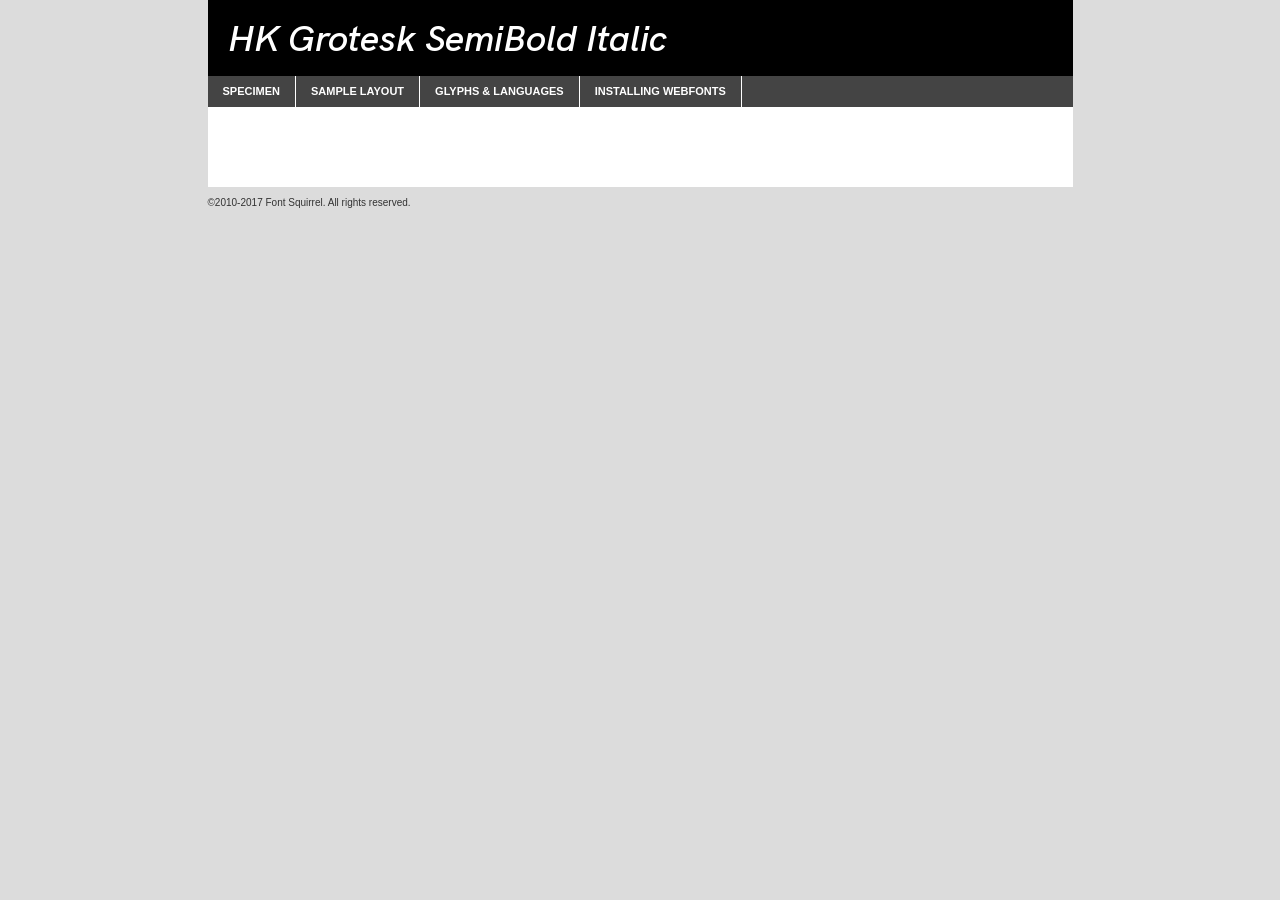
<file: css/hkgrotesk-semibolditalic-demo.html>
<!DOCTYPE html PUBLIC "-//W3C//DTD XHTML 1.0 Transitional//EN"
	"http://www.w3.org/TR/xhtml1/DTD/xhtml1-transitional.dtd">

<html xmlns="http://www.w3.org/1999/xhtml" xml:lang="en" lang="en">
<head>
	<meta http-equiv="Content-Type" content="text/html; charset=utf-8" />
	<script src="http://ajax.googleapis.com/ajax/libs/jquery/1.7.2/jquery.min.js" type="text/javascript" charset="utf-8"></script>
	<script type="text/javascript">
	(function($){$.fn.easyTabs=function(option){var param=jQuery.extend({fadeSpeed:"fast",defaultContent:1,activeClass:'active'},option);$(this).each(function(){var thisId="#"+this.id;if(param.defaultContent==''){param.defaultContent=1;}
	if(typeof param.defaultContent=="number")
	{var defaultTab=$(thisId+" .tabs li:eq("+(param.defaultContent-1)+") a").attr('href').substr(1);}else{var defaultTab=param.defaultContent;}
	$(thisId+" .tabs li a").each(function(){var tabToHide=$(this).attr('href').substr(1);$("#"+tabToHide).addClass('easytabs-tab-content');});hideAll();changeContent(defaultTab);function hideAll(){$(thisId+" .easytabs-tab-content").hide();}
	function changeContent(tabId){hideAll();$(thisId+" .tabs li").removeClass(param.activeClass);$(thisId+" .tabs li a[href=#"+tabId+"]").closest('li').addClass(param.activeClass);if(param.fadeSpeed!="none")
	{$(thisId+" #"+tabId).fadeIn(param.fadeSpeed);}else{$(thisId+" #"+tabId).show();}}
	$(thisId+" .tabs li").click(function(){var tabId=$(this).find('a').attr('href').substr(1);changeContent(tabId);return false;});});}})(jQuery);
	</script>
	<link rel="stylesheet" href="specimen_files/specimen_stylesheet.css" type="text/css" charset="utf-8" />
	<link rel="stylesheet" href="stylesheet.css" type="text/css" charset="utf-8" />

	<style type="text/css">
					body{
				font-family: 'hk_grotesksemibold_italic';
							}
		</style>

	<title>HK Grotesk SemiBold Italic Specimen</title>
	
	
	<script type="text/javascript" charset="utf-8">
		$(document).ready(function() {
			$('#container').easyTabs({defaultContent:1});
		});
	</script>
</head>

<body>
<div id="container">
	<div id="header">
		HK Grotesk SemiBold Italic	</div>
	<ul class="tabs">
		<li><a href="#specimen">Specimen</a></li>
		<li><a href="#layout">Sample Layout</a></li>
				<li><a href="#glyphs">Glyphs &amp; Languages</a></li>
		<li><a href="#installing">Installing Webfonts</a></li>
		
	</ul>
	
	<div id="main_content">

		
			<div id="specimen">
		
				<div class="section">
					<div class="grid12 firstcol">
						<div class="huge">AaBb</div>
					</div>
				</div>
		
				<div class="section">
					<div class="glyph_range">A&#x200B;B&#x200b;C&#x200b;D&#x200b;E&#x200b;F&#x200b;G&#x200b;H&#x200b;I&#x200b;J&#x200b;K&#x200b;L&#x200b;M&#x200b;N&#x200b;O&#x200b;P&#x200b;Q&#x200b;R&#x200b;S&#x200b;T&#x200b;U&#x200b;V&#x200b;W&#x200b;X&#x200b;Y&#x200b;Z&#x200b;a&#x200b;b&#x200b;c&#x200b;d&#x200b;e&#x200b;f&#x200b;g&#x200b;h&#x200b;i&#x200b;j&#x200b;k&#x200b;l&#x200b;m&#x200b;n&#x200b;o&#x200b;p&#x200b;q&#x200b;r&#x200b;s&#x200b;t&#x200b;u&#x200b;v&#x200b;w&#x200b;x&#x200b;y&#x200b;z&#x200b;1&#x200b;2&#x200b;3&#x200b;4&#x200b;5&#x200b;6&#x200b;7&#x200b;8&#x200b;9&#x200b;0&#x200b;&amp;&#x200b;.&#x200b;,&#x200b;?&#x200b;!&#x200b;&#64;&#x200b;(&#x200b;)&#x200b;#&#x200b;$&#x200b;%&#x200b;*&#x200b;+&#x200b;-&#x200b;=&#x200b;:&#x200b;;</div>
				</div>
				<div class="section">
					<div class="grid12 firstcol">
						<table class="sample_table">
							<tr><td>10</td><td class="size10">abcdefghijklmnopqrstuvwxyzABCDEFGHIJKLMNOPQRSTUVWXYZ0123456789abcdefghijklmnopqrstuvwxyzABCDEFGHIJKLMNOPQRSTUVWXYZ0123456789abcdefghijklmnopqrstuvwxyzABCDEFGHIJKLMNOPQRSTUVWXYZ</td></tr>
							<tr><td>11</td><td class="size11">abcdefghijklmnopqrstuvwxyzABCDEFGHIJKLMNOPQRSTUVWXYZ0123456789abcdefghijklmnopqrstuvwxyzABCDEFGHIJKLMNOPQRSTUVWXYZ0123456789abcdefghijklmnopqrstuvwxyzABCDEFGHIJKLMNOPQRSTUVWXYZ</td></tr>
							<tr><td>12</td><td class="size12">abcdefghijklmnopqrstuvwxyzABCDEFGHIJKLMNOPQRSTUVWXYZ0123456789abcdefghijklmnopqrstuvwxyzABCDEFGHIJKLMNOPQRSTUVWXYZ0123456789abcdefghijklmnopqrstuvwxyzABCDEFGHIJKLMNOPQRSTUVWXYZ</td></tr>
							<tr><td>13</td><td class="size13">abcdefghijklmnopqrstuvwxyzABCDEFGHIJKLMNOPQRSTUVWXYZ0123456789abcdefghijklmnopqrstuvwxyzABCDEFGHIJKLMNOPQRSTUVWXYZ0123456789abcdefghijklmnopqrstuvwxyzABCDEFGHIJKLMNOPQRSTUVWXYZ</td></tr>
							<tr><td>14</td><td class="size14">abcdefghijklmnopqrstuvwxyzABCDEFGHIJKLMNOPQRSTUVWXYZ0123456789abcdefghijklmnopqrstuvwxyzABCDEFGHIJKLMNOPQRSTUVWXYZ0123456789abcdefghijklmnopqrstuvwxyzABCDEFGHIJKLMNOPQRSTUVWXYZ</td></tr>
							<tr><td>16</td><td class="size16">abcdefghijklmnopqrstuvwxyzABCDEFGHIJKLMNOPQRSTUVWXYZ0123456789abcdefghijklmnopqrstuvwxyzABCDEFGHIJKLMNOPQRSTUVWXYZ</td></tr>
							<tr><td>18</td><td class="size18">abcdefghijklmnopqrstuvwxyzABCDEFGHIJKLMNOPQRSTUVWXYZ0123456789abcdefghijklmnopqrstuvwxyzABCDEFGHIJKLMNOPQRSTUVWXYZ</td></tr>
							<tr><td>20</td><td class="size20">abcdefghijklmnopqrstuvwxyzABCDEFGHIJKLMNOPQRSTUVWXYZ0123456789abcdefghijklmnopqrstuvwxyzABCDEFGHIJKLMNOPQRSTUVWXYZ</td></tr>
							<tr><td>24</td><td class="size24">abcdefghijklmnopqrstuvwxyzABCDEFGHIJKLMNOPQRSTUVWXYZ0123456789abcdefghijklmnopqrstuvwxyzABCDEFGHIJKLMNOPQRSTUVWXYZ</td></tr>
							<tr><td>30</td><td class="size30">abcdefghijklmnopqrstuvwxyzABCDEFGHIJKLMNOPQRSTUVWXYZ0123456789abcdefghijklmnopqrstuvwxyzABCDEFGHIJKLMNOPQRSTUVWXYZ</td></tr>
							<tr><td>36</td><td class="size36">abcdefghijklmnopqrstuvwxyzABCDEFGHIJKLMNOPQRSTUVWXYZ0123456789abcdefghijklmnopqrstuvwxyzABCDEFGHIJKLMNOPQRSTUVWXYZ</td></tr>
							<tr><td>48</td><td class="size48">abcdefghijklmnopqrstuvwxyzABCDEFGHIJKLMNOPQRSTUVWXYZ0123456789abcdefghijklmnopqrstuvwxyzABCDEFGHIJKLMNOPQRSTUVWXYZ</td></tr>
							<tr><td>60</td><td class="size60">abcdefghijklmnopqrstuvwxyzABCDEFGHIJKLMNOPQRSTUVWXYZ0123456789abcdefghijklmnopqrstuvwxyzABCDEFGHIJKLMNOPQRSTUVWXYZ</td></tr>
							<tr><td>72</td><td class="size72">abcdefghijklmnopqrstuvwxyzABCDEFGHIJKLMNOPQRSTUVWXYZ0123456789abcdefghijklmnopqrstuvwxyzABCDEFGHIJKLMNOPQRSTUVWXYZ</td></tr>
							<tr><td>90</td><td class="size90">abcdefghijklmnopqrstuvwxyzABCDEFGHIJKLMNOPQRSTUVWXYZ0123456789abcdefghijklmnopqrstuvwxyzABCDEFGHIJKLMNOPQRSTUVWXYZ</td></tr>
						</table>
				
					</div>
			
				</div>
		
		
		
								<div class="section" id="bodycomparison">


										<div id="xheight">
				<div class="fontbody">&#x25FC;&#x25FC;&#x25FC;&#x25FC;&#x25FC;&#x25FC;&#x25FC;&#x25FC;&#x25FC;&#x25FC;&#x25FC;&#x25FC;&#x25FC;&#x25FC;&#x25FC;&#x25FC;&#x25FC;&#x25FC;&#x25FC;&#x25FC;&#x25FC;&#x25FC;&#x25FC;&#x25FC;&#x25FC;&#x25FC;&#x25FC;&#x25FC;&#x25FC;&#x25FC;&#x25FC;&#x25FC;&#x25FC;&#x25FC;&#x25FC;&#x25FC;&#x25FC;&#x25FC;&#x25FC;&#x25FC;&#x25FC;&#x25FC;&#x25FC;&#x25FC;&#x25FC;&#x25FC;&#x25FC;&#x25FC;&#x25FC;&#x25FC;&#x25FC;&#x25FC;&#x25FC;&#x25FC;&#x25FC;&#x25FC;&#x25FC;&#x25FC;&#x25FC;&#x25FC;&#x25FC;&#x25FC;&#x25FC;&#x25FC;&#x25FC;&#x25FC;&#x25FC;&#x25FC;&#x25FC;&#x25FC;&#x25FC;&#x25FC;&#x25FC;&#x25FC;&#x25FC;&#x25FC;&#x25FC;&#x25FC;&#x25FC;&#x25FC;&#x25FC;&#x25FC;&#x25FC;&#x25FC;&#x25FC;&#x25FC;&#x25FC;&#x25FC;&#x25FC;&#x25FC;&#x25FC;&#x25FC;&#x25FC;&#x25FC;&#x25FC;&#x25FC;&#x25FC;&#x25FC;&#x25FC;body</div><div class="arialbody">body</div><div class="verdanabody">body</div><div class="georgiabody">body</div></div>
										<div class="fontbody" style="z-index:1">
											body<span>HK Grotesk SemiBold Italic</span>
										</div>
										<div class="arialbody" style="z-index:1">
											body<span>Arial</span>
										</div>
										<div class="verdanabody" style="z-index:1">
											body<span>Verdana</span>
										</div>
										<div class="georgiabody" style="z-index:1">
											body<span>Georgia</span>
										</div>



								</div>
		
		
				<div class="section psample psample_row1" id="">
					
					<div class="grid2 firstcol">
						<p class="size10"><span>10.</span>Aenean lacinia bibendum nulla sed consectetur. Fusce dapibus, tellus ac cursus commodo, tortor mauris condimentum nibh, ut fermentum massa justo sit amet risus. Nullam id dolor id nibh ultricies vehicula ut id elit. Cum sociis natoque penatibus et magnis dis parturient montes, nascetur ridiculus mus. Nulla vitae elit libero, a pharetra augue.</p>
			
					</div>
					<div class="grid3">
						<p class="size11"><span>11.</span>Aenean lacinia bibendum nulla sed consectetur. Fusce dapibus, tellus ac cursus commodo, tortor mauris condimentum nibh, ut fermentum massa justo sit amet risus. Nullam id dolor id nibh ultricies vehicula ut id elit. Cum sociis natoque penatibus et magnis dis parturient montes, nascetur ridiculus mus. Nulla vitae elit libero, a pharetra augue.</p>
			
					</div>
					<div class="grid3">
						<p class="size12"><span>12.</span>Aenean lacinia bibendum nulla sed consectetur. Fusce dapibus, tellus ac cursus commodo, tortor mauris condimentum nibh, ut fermentum massa justo sit amet risus. Nullam id dolor id nibh ultricies vehicula ut id elit. Cum sociis natoque penatibus et magnis dis parturient montes, nascetur ridiculus mus. Nulla vitae elit libero, a pharetra augue.</p>
			
					</div>
					<div class="grid4">
						<p class="size13"><span>13.</span>Aenean lacinia bibendum nulla sed consectetur. Fusce dapibus, tellus ac cursus commodo, tortor mauris condimentum nibh, ut fermentum massa justo sit amet risus. Nullam id dolor id nibh ultricies vehicula ut id elit. Cum sociis natoque penatibus et magnis dis parturient montes, nascetur ridiculus mus. Nulla vitae elit libero, a pharetra augue.</p>
			
					</div>
					<div class="white_blend"></div>
					
				</div>
				<div class="section psample psample_row2" id="">
					<div class="grid3 firstcol">
						<p class="size14"><span>14.</span>Aenean lacinia bibendum nulla sed consectetur. Fusce dapibus, tellus ac cursus commodo, tortor mauris condimentum nibh, ut fermentum massa justo sit amet risus. Nullam id dolor id nibh ultricies vehicula ut id elit. Cum sociis natoque penatibus et magnis dis parturient montes, nascetur ridiculus mus. Nulla vitae elit libero, a pharetra augue.</p>
			
					</div>
					<div class="grid4">
						<p class="size16"><span>16.</span>Aenean lacinia bibendum nulla sed consectetur. Fusce dapibus, tellus ac cursus commodo, tortor mauris condimentum nibh, ut fermentum massa justo sit amet risus. Nullam id dolor id nibh ultricies vehicula ut id elit. Cum sociis natoque penatibus et magnis dis parturient montes, nascetur ridiculus mus. Nulla vitae elit libero, a pharetra augue.</p>
			
					</div>
					<div class="grid5">
						<p class="size18"><span>18.</span>Aenean lacinia bibendum nulla sed consectetur. Fusce dapibus, tellus ac cursus commodo, tortor mauris condimentum nibh, ut fermentum massa justo sit amet risus. Nullam id dolor id nibh ultricies vehicula ut id elit. Cum sociis natoque penatibus et magnis dis parturient montes, nascetur ridiculus mus. Nulla vitae elit libero, a pharetra augue.</p>
			
					</div>

					<div class="white_blend"></div>

				</div>
				
				<div class="section psample psample_row3" id="">
					<div class="grid5 firstcol">
						<p class="size20"><span>20.</span>Aenean lacinia bibendum nulla sed consectetur. Fusce dapibus, tellus ac cursus commodo, tortor mauris condimentum nibh, ut fermentum massa justo sit amet risus. Nullam id dolor id nibh ultricies vehicula ut id elit. Cum sociis natoque penatibus et magnis dis parturient montes, nascetur ridiculus mus. Nulla vitae elit libero, a pharetra augue.</p>
					</div>
					<div class="grid7">
						<p class="size24"><span>24.</span>Aenean lacinia bibendum nulla sed consectetur. Fusce dapibus, tellus ac cursus commodo, tortor mauris condimentum nibh, ut fermentum massa justo sit amet risus. Nullam id dolor id nibh ultricies vehicula ut id elit. Cum sociis natoque penatibus et magnis dis parturient montes, nascetur ridiculus mus. Nulla vitae elit libero, a pharetra augue.</p>
					</div>
					
					<div class="white_blend"></div>
					
				</div>
				
				<div class="section psample psample_row4" id="">
					<div class="grid12 firstcol">
						<p class="size30"><span>30.</span>Aenean lacinia bibendum nulla sed consectetur. Fusce dapibus, tellus ac cursus commodo, tortor mauris condimentum nibh, ut fermentum massa justo sit amet risus. Nullam id dolor id nibh ultricies vehicula ut id elit. Cum sociis natoque penatibus et magnis dis parturient montes, nascetur ridiculus mus. Nulla vitae elit libero, a pharetra augue.</p>
					</div>
					<div class="white_blend"></div>
					
				</div>
				
				
				
				<div class="section psample psample_row1 fullreverse">
					<div class="grid2 firstcol">
						<p class="size10"><span>10.</span>Aenean lacinia bibendum nulla sed consectetur. Fusce dapibus, tellus ac cursus commodo, tortor mauris condimentum nibh, ut fermentum massa justo sit amet risus. Nullam id dolor id nibh ultricies vehicula ut id elit. Cum sociis natoque penatibus et magnis dis parturient montes, nascetur ridiculus mus. Nulla vitae elit libero, a pharetra augue.</p>
			
					</div>
					<div class="grid3">
						<p class="size11"><span>11.</span>Aenean lacinia bibendum nulla sed consectetur. Fusce dapibus, tellus ac cursus commodo, tortor mauris condimentum nibh, ut fermentum massa justo sit amet risus. Nullam id dolor id nibh ultricies vehicula ut id elit. Cum sociis natoque penatibus et magnis dis parturient montes, nascetur ridiculus mus. Nulla vitae elit libero, a pharetra augue.</p>
			
					</div>
					<div class="grid3">
						<p class="size12"><span>12.</span>Aenean lacinia bibendum nulla sed consectetur. Fusce dapibus, tellus ac cursus commodo, tortor mauris condimentum nibh, ut fermentum massa justo sit amet risus. Nullam id dolor id nibh ultricies vehicula ut id elit. Cum sociis natoque penatibus et magnis dis parturient montes, nascetur ridiculus mus. Nulla vitae elit libero, a pharetra augue.</p>
			
					</div>
					<div class="grid4">
						<p class="size13"><span>13.</span>Aenean lacinia bibendum nulla sed consectetur. Fusce dapibus, tellus ac cursus commodo, tortor mauris condimentum nibh, ut fermentum massa justo sit amet risus. Nullam id dolor id nibh ultricies vehicula ut id elit. Cum sociis natoque penatibus et magnis dis parturient montes, nascetur ridiculus mus. Nulla vitae elit libero, a pharetra augue.</p>
			
					</div>
					<div class="black_blend"></div>
					
				</div>
				
				<div class="section psample psample_row2 fullreverse">
					<div class="grid3 firstcol">
						<p class="size14"><span>14.</span>Aenean lacinia bibendum nulla sed consectetur. Fusce dapibus, tellus ac cursus commodo, tortor mauris condimentum nibh, ut fermentum massa justo sit amet risus. Nullam id dolor id nibh ultricies vehicula ut id elit. Cum sociis natoque penatibus et magnis dis parturient montes, nascetur ridiculus mus. Nulla vitae elit libero, a pharetra augue.</p>
			
					</div>
					<div class="grid4">
						<p class="size16"><span>16.</span>Aenean lacinia bibendum nulla sed consectetur. Fusce dapibus, tellus ac cursus commodo, tortor mauris condimentum nibh, ut fermentum massa justo sit amet risus. Nullam id dolor id nibh ultricies vehicula ut id elit. Cum sociis natoque penatibus et magnis dis parturient montes, nascetur ridiculus mus. Nulla vitae elit libero, a pharetra augue.</p>
			
					</div>
					<div class="grid5">
						<p class="size18"><span>18.</span>Aenean lacinia bibendum nulla sed consectetur. Fusce dapibus, tellus ac cursus commodo, tortor mauris condimentum nibh, ut fermentum massa justo sit amet risus. Nullam id dolor id nibh ultricies vehicula ut id elit. Cum sociis natoque penatibus et magnis dis parturient montes, nascetur ridiculus mus. Nulla vitae elit libero, a pharetra augue.</p>
			
					</div>
					<div class="black_blend"></div>

				</div>
				
				<div class="section psample fullreverse psample_row3" id="">
					<div class="grid5 firstcol">
						<p class="size20"><span>20.</span>Aenean lacinia bibendum nulla sed consectetur. Fusce dapibus, tellus ac cursus commodo, tortor mauris condimentum nibh, ut fermentum massa justo sit amet risus. Nullam id dolor id nibh ultricies vehicula ut id elit. Cum sociis natoque penatibus et magnis dis parturient montes, nascetur ridiculus mus. Nulla vitae elit libero, a pharetra augue.</p>
					</div>
					<div class="grid7">
						<p class="size24"><span>24.</span>Aenean lacinia bibendum nulla sed consectetur. Fusce dapibus, tellus ac cursus commodo, tortor mauris condimentum nibh, ut fermentum massa justo sit amet risus. Nullam id dolor id nibh ultricies vehicula ut id elit. Cum sociis natoque penatibus et magnis dis parturient montes, nascetur ridiculus mus. Nulla vitae elit libero, a pharetra augue.</p>
					</div>
					
					<div class="black_blend"></div>
					
				</div>
				
				<div class="section psample fullreverse psample_row4" id="" style="border-bottom: 20px #000 solid;">
					<div class="grid12 firstcol">
						<p class="size30"><span>30.</span>Aenean lacinia bibendum nulla sed consectetur. Fusce dapibus, tellus ac cursus commodo, tortor mauris condimentum nibh, ut fermentum massa justo sit amet risus. Nullam id dolor id nibh ultricies vehicula ut id elit. Cum sociis natoque penatibus et magnis dis parturient montes, nascetur ridiculus mus. Nulla vitae elit libero, a pharetra augue.</p>
					</div>
					<div class="black_blend"></div>
					
				</div>
				
				
				
				
			</div>
			
			<div id="layout">
				
				<div class="section">
					
					<div class="grid12 firstcol">
						<h1>Lorem Ipsum Dolor</h1>
						<h2>Etiam porta sem malesuada magna mollis euismod</h2>
						
						<p class="byline">By <a href="#link">Aenean Lacinia</a></p>
					</div>
				</div>
				<div class="section">
					<div class="grid8 firstcol">
						<p class="large">Donec sed odio dui. Morbi leo risus, porta ac consectetur ac, vestibulum at eros. Fusce dapibus, tellus ac cursus commodo, tortor mauris condimentum nibh, ut fermentum massa justo sit amet risus. </p>

						
						<h3>Pellentesque ornare sem</h3>

						<p>Maecenas sed diam eget risus varius blandit sit amet non magna. Maecenas faucibus mollis interdum. Donec ullamcorper nulla non metus auctor fringilla. Nullam id dolor id nibh ultricies vehicula ut id elit. Nullam id dolor id nibh ultricies vehicula ut id elit. </p>

						<p>Aenean eu leo quam. Pellentesque ornare sem lacinia quam venenatis vestibulum. Lorem ipsum dolor sit amet, consectetur adipiscing elit. Cum sociis natoque penatibus et magnis dis parturient montes, nascetur ridiculus mus. </p>

						<p>Nulla vitae elit libero, a pharetra augue. Praesent commodo cursus magna, vel scelerisque nisl consectetur et. Aenean lacinia bibendum nulla sed consectetur. </p>

						<p>Nullam quis risus eget urna mollis ornare vel eu leo. Nullam quis risus eget urna mollis ornare vel eu leo. Maecenas sed diam eget risus varius blandit sit amet non magna. Donec ullamcorper nulla non metus auctor fringilla. </p>

						<h3>Cras mattis consectetur</h3>

						<p>Aenean eu leo quam. Pellentesque ornare sem lacinia quam venenatis vestibulum. Aenean lacinia bibendum nulla sed consectetur. Integer posuere erat a ante venenatis dapibus posuere velit aliquet. Cras mattis consectetur purus sit amet fermentum. </p>

						<p>Nullam id dolor id nibh ultricies vehicula ut id elit. Nullam quis risus eget urna mollis ornare vel eu leo. Cras mattis consectetur purus sit amet fermentum.</p>
					</div>
					
					<div class="grid4 sidebar">
						
						<div class="box reverse">
							<p class="last">Nullam quis risus eget urna mollis ornare vel eu leo. Donec ullamcorper nulla non metus auctor fringilla. Cras mattis consectetur purus sit amet fermentum. Sed posuere consectetur est at lobortis. Lorem ipsum dolor sit amet, consectetur adipiscing elit. </p>
						</div>
						
						<p class="caption">Maecenas sed diam eget risus varius.</p>

						<p>Vestibulum id ligula porta felis euismod semper. Integer posuere erat a ante venenatis dapibus posuere velit aliquet. Vestibulum id ligula porta felis euismod semper. Sed posuere consectetur est at lobortis. Maecenas sed diam eget risus varius blandit sit amet non magna. Fusce dapibus, tellus ac cursus commodo, tortor mauris condimentum nibh, ut fermentum massa justo sit amet risus. </p>

					

						<p>Duis mollis, est non commodo luctus, nisi erat porttitor ligula, eget lacinia odio sem nec elit. Aenean lacinia bibendum nulla sed consectetur. Vivamus sagittis lacus vel augue laoreet rutrum faucibus dolor auctor. Aenean lacinia bibendum nulla sed consectetur. Nullam quis risus eget urna mollis ornare vel eu leo. </p>

						<p>Praesent commodo cursus magna, vel scelerisque nisl consectetur et. Donec ullamcorper nulla non metus auctor fringilla. Maecenas faucibus mollis interdum. Fusce dapibus, tellus ac cursus commodo, tortor mauris condimentum nibh, ut fermentum massa justo sit amet risus. </p>

					</div>
				</div>
				
			</div>


			



		<div id="glyphs">
			<div class="section">
				<div class="grid12 firstcol">
			
				<h1>Language Support</h1>
				<p>The subset of HK Grotesk SemiBold Italic in this kit supports the following languages:<br />
			
					Afrikaans, Albanian, Basque, Bosnian, Breton, Chamorro, Chichewa_nyanja, Croatian, Czech, Danish, Dutch, English, Estonian, Faroese, Finnish, French, Frisian, Galician, German, Hungarian, Icelandic, Italian, Latvian, Lithuanian, Malagasy, Maltese, Norwegian, Polish, Portuguese, Romanian, Slovak, Slovenian, Spanish, Swedish, Turkish, Welsh, Alsatian, Aragonese, Arapaho, Aromanian, Arrernte, Asturian, Aymara, Bislama, Cebuano, Cheyenne, Cimbrian, Corsican, Fijian, French_creole, Friulian, Genoese, Gilbertese, Greenlandic, Guarani, Haitian_creole, Hawaiian, Hiligaynon, Hmong, Hopi, Ibanag, Iloko_ilokano, Indonesian, Interglossa_glosa, Interlingua, Irish_gaelic, Istro-romanian, Jerriais, Kashubian, Kurdish_kurmanji, Ladin, Lojban, Lombard, Low_saxon, Luxembourgeois, Manx, Maori, Megleno-romanian, Mohawk, Nahuatl, Norfolk_pitcairnese, Northern_sotho, Occitan, Oromo, Pangasinan, Papiamento, Piedmontese, Potawatomi, Rhaeto-romance, Romansh, Rotokas, Sami_inari, Sami_lule, Samoan, Sardinian, Scots_gaelic, Seychelles_creole, Shona, Sicilian, Somali, Southern_ndebele, Southern_sotho, Swahili, Swati_swazi, Tagalog_filipino_pilipino, Tahitian, Tausug, Tetum, Tok_pisin, Tongan, Tswana, Turkmen, Turkmen_latinized, Tuvaluan, Uyghur_latinized, Veps, Volapuk, Votic_latinized, Walloon, Warlpiri, Xhosa, Yapese, Zulu, Latinbasic, Ubasic, Demo, Vietnamese				</p>
				<h1>Glyph Chart</h1>
				<p>The subset of HK Grotesk SemiBold Italic in this kit includes all the glyphs listed below. Unicode entities are included above each glyph to help you insert individual characters into your layout.</p>
				<div id="glyph_chart">
			
																				 <div><p>&amp;#32;</p>&#32;</div>
																				 <div><p>&amp;#33;</p>&#33;</div>
																				 <div><p>&amp;#34;</p>&#34;</div>
																				 <div><p>&amp;#35;</p>&#35;</div>
																				 <div><p>&amp;#36;</p>&#36;</div>
																				 <div><p>&amp;#37;</p>&#37;</div>
																				 <div><p>&amp;#38;</p>&#38;</div>
																				 <div><p>&amp;#39;</p>&#39;</div>
																				 <div><p>&amp;#40;</p>&#40;</div>
																				 <div><p>&amp;#41;</p>&#41;</div>
																				 <div><p>&amp;#42;</p>&#42;</div>
																				 <div><p>&amp;#43;</p>&#43;</div>
																				 <div><p>&amp;#44;</p>&#44;</div>
																				 <div><p>&amp;#45;</p>&#45;</div>
																				 <div><p>&amp;#46;</p>&#46;</div>
																				 <div><p>&amp;#47;</p>&#47;</div>
																				 <div><p>&amp;#48;</p>&#48;</div>
																				 <div><p>&amp;#49;</p>&#49;</div>
																				 <div><p>&amp;#50;</p>&#50;</div>
																				 <div><p>&amp;#51;</p>&#51;</div>
																				 <div><p>&amp;#52;</p>&#52;</div>
																				 <div><p>&amp;#53;</p>&#53;</div>
																				 <div><p>&amp;#54;</p>&#54;</div>
																				 <div><p>&amp;#55;</p>&#55;</div>
																				 <div><p>&amp;#56;</p>&#56;</div>
																				 <div><p>&amp;#57;</p>&#57;</div>
																				 <div><p>&amp;#58;</p>&#58;</div>
																				 <div><p>&amp;#59;</p>&#59;</div>
																				 <div><p>&amp;#60;</p>&#60;</div>
																				 <div><p>&amp;#61;</p>&#61;</div>
																				 <div><p>&amp;#62;</p>&#62;</div>
																				 <div><p>&amp;#63;</p>&#63;</div>
																				 <div><p>&amp;#64;</p>&#64;</div>
																				 <div><p>&amp;#65;</p>&#65;</div>
																				 <div><p>&amp;#66;</p>&#66;</div>
																				 <div><p>&amp;#67;</p>&#67;</div>
																				 <div><p>&amp;#68;</p>&#68;</div>
																				 <div><p>&amp;#69;</p>&#69;</div>
																				 <div><p>&amp;#70;</p>&#70;</div>
																				 <div><p>&amp;#71;</p>&#71;</div>
																				 <div><p>&amp;#72;</p>&#72;</div>
																				 <div><p>&amp;#73;</p>&#73;</div>
																				 <div><p>&amp;#74;</p>&#74;</div>
																				 <div><p>&amp;#75;</p>&#75;</div>
																				 <div><p>&amp;#76;</p>&#76;</div>
																				 <div><p>&amp;#77;</p>&#77;</div>
																				 <div><p>&amp;#78;</p>&#78;</div>
																				 <div><p>&amp;#79;</p>&#79;</div>
																				 <div><p>&amp;#80;</p>&#80;</div>
																				 <div><p>&amp;#81;</p>&#81;</div>
																				 <div><p>&amp;#82;</p>&#82;</div>
																				 <div><p>&amp;#83;</p>&#83;</div>
																				 <div><p>&amp;#84;</p>&#84;</div>
																				 <div><p>&amp;#85;</p>&#85;</div>
																				 <div><p>&amp;#86;</p>&#86;</div>
																				 <div><p>&amp;#87;</p>&#87;</div>
																				 <div><p>&amp;#88;</p>&#88;</div>
																				 <div><p>&amp;#89;</p>&#89;</div>
																				 <div><p>&amp;#90;</p>&#90;</div>
																				 <div><p>&amp;#91;</p>&#91;</div>
																				 <div><p>&amp;#92;</p>&#92;</div>
																				 <div><p>&amp;#93;</p>&#93;</div>
																				 <div><p>&amp;#94;</p>&#94;</div>
																				 <div><p>&amp;#95;</p>&#95;</div>
																				 <div><p>&amp;#96;</p>&#96;</div>
																				 <div><p>&amp;#97;</p>&#97;</div>
																				 <div><p>&amp;#98;</p>&#98;</div>
																				 <div><p>&amp;#99;</p>&#99;</div>
																				 <div><p>&amp;#100;</p>&#100;</div>
																				 <div><p>&amp;#101;</p>&#101;</div>
																				 <div><p>&amp;#102;</p>&#102;</div>
																				 <div><p>&amp;#103;</p>&#103;</div>
																				 <div><p>&amp;#104;</p>&#104;</div>
																				 <div><p>&amp;#105;</p>&#105;</div>
																				 <div><p>&amp;#106;</p>&#106;</div>
																				 <div><p>&amp;#107;</p>&#107;</div>
																				 <div><p>&amp;#108;</p>&#108;</div>
																				 <div><p>&amp;#109;</p>&#109;</div>
																				 <div><p>&amp;#110;</p>&#110;</div>
																				 <div><p>&amp;#111;</p>&#111;</div>
																				 <div><p>&amp;#112;</p>&#112;</div>
																				 <div><p>&amp;#113;</p>&#113;</div>
																				 <div><p>&amp;#114;</p>&#114;</div>
																				 <div><p>&amp;#115;</p>&#115;</div>
																				 <div><p>&amp;#116;</p>&#116;</div>
																				 <div><p>&amp;#117;</p>&#117;</div>
																				 <div><p>&amp;#118;</p>&#118;</div>
																				 <div><p>&amp;#119;</p>&#119;</div>
																				 <div><p>&amp;#120;</p>&#120;</div>
																				 <div><p>&amp;#121;</p>&#121;</div>
																				 <div><p>&amp;#122;</p>&#122;</div>
																				 <div><p>&amp;#123;</p>&#123;</div>
																				 <div><p>&amp;#124;</p>&#124;</div>
																				 <div><p>&amp;#125;</p>&#125;</div>
																				 <div><p>&amp;#126;</p>&#126;</div>
																				 <div><p>&amp;#160;</p>&#160;</div>
																				 <div><p>&amp;#161;</p>&#161;</div>
																				 <div><p>&amp;#162;</p>&#162;</div>
																				 <div><p>&amp;#163;</p>&#163;</div>
																				 <div><p>&amp;#164;</p>&#164;</div>
																				 <div><p>&amp;#165;</p>&#165;</div>
																				 <div><p>&amp;#166;</p>&#166;</div>
																				 <div><p>&amp;#167;</p>&#167;</div>
																				 <div><p>&amp;#168;</p>&#168;</div>
																				 <div><p>&amp;#169;</p>&#169;</div>
																				 <div><p>&amp;#170;</p>&#170;</div>
																				 <div><p>&amp;#171;</p>&#171;</div>
																				 <div><p>&amp;#172;</p>&#172;</div>
																				 <div><p>&amp;#173;</p>&#173;</div>
																				 <div><p>&amp;#174;</p>&#174;</div>
																				 <div><p>&amp;#175;</p>&#175;</div>
																				 <div><p>&amp;#176;</p>&#176;</div>
																				 <div><p>&amp;#177;</p>&#177;</div>
																				 <div><p>&amp;#180;</p>&#180;</div>
																				 <div><p>&amp;#181;</p>&#181;</div>
																				 <div><p>&amp;#182;</p>&#182;</div>
																				 <div><p>&amp;#183;</p>&#183;</div>
																				 <div><p>&amp;#184;</p>&#184;</div>
																				 <div><p>&amp;#186;</p>&#186;</div>
																				 <div><p>&amp;#187;</p>&#187;</div>
																				 <div><p>&amp;#191;</p>&#191;</div>
																				 <div><p>&amp;#192;</p>&#192;</div>
																				 <div><p>&amp;#193;</p>&#193;</div>
																				 <div><p>&amp;#194;</p>&#194;</div>
																				 <div><p>&amp;#195;</p>&#195;</div>
																				 <div><p>&amp;#196;</p>&#196;</div>
																				 <div><p>&amp;#197;</p>&#197;</div>
																				 <div><p>&amp;#198;</p>&#198;</div>
																				 <div><p>&amp;#199;</p>&#199;</div>
																				 <div><p>&amp;#200;</p>&#200;</div>
																				 <div><p>&amp;#201;</p>&#201;</div>
																				 <div><p>&amp;#202;</p>&#202;</div>
																				 <div><p>&amp;#203;</p>&#203;</div>
																				 <div><p>&amp;#204;</p>&#204;</div>
																				 <div><p>&amp;#205;</p>&#205;</div>
																				 <div><p>&amp;#206;</p>&#206;</div>
																				 <div><p>&amp;#207;</p>&#207;</div>
																				 <div><p>&amp;#208;</p>&#208;</div>
																				 <div><p>&amp;#209;</p>&#209;</div>
																				 <div><p>&amp;#210;</p>&#210;</div>
																				 <div><p>&amp;#211;</p>&#211;</div>
																				 <div><p>&amp;#212;</p>&#212;</div>
																				 <div><p>&amp;#213;</p>&#213;</div>
																				 <div><p>&amp;#214;</p>&#214;</div>
																				 <div><p>&amp;#215;</p>&#215;</div>
																				 <div><p>&amp;#216;</p>&#216;</div>
																				 <div><p>&amp;#217;</p>&#217;</div>
																				 <div><p>&amp;#218;</p>&#218;</div>
																				 <div><p>&amp;#219;</p>&#219;</div>
																				 <div><p>&amp;#220;</p>&#220;</div>
																				 <div><p>&amp;#221;</p>&#221;</div>
																				 <div><p>&amp;#222;</p>&#222;</div>
																				 <div><p>&amp;#223;</p>&#223;</div>
																				 <div><p>&amp;#224;</p>&#224;</div>
																				 <div><p>&amp;#225;</p>&#225;</div>
																				 <div><p>&amp;#226;</p>&#226;</div>
																				 <div><p>&amp;#227;</p>&#227;</div>
																				 <div><p>&amp;#228;</p>&#228;</div>
																				 <div><p>&amp;#229;</p>&#229;</div>
																				 <div><p>&amp;#230;</p>&#230;</div>
																				 <div><p>&amp;#231;</p>&#231;</div>
																				 <div><p>&amp;#232;</p>&#232;</div>
																				 <div><p>&amp;#233;</p>&#233;</div>
																				 <div><p>&amp;#234;</p>&#234;</div>
																				 <div><p>&amp;#235;</p>&#235;</div>
																				 <div><p>&amp;#236;</p>&#236;</div>
																				 <div><p>&amp;#237;</p>&#237;</div>
																				 <div><p>&amp;#238;</p>&#238;</div>
																				 <div><p>&amp;#239;</p>&#239;</div>
																				 <div><p>&amp;#240;</p>&#240;</div>
																				 <div><p>&amp;#241;</p>&#241;</div>
																				 <div><p>&amp;#242;</p>&#242;</div>
																				 <div><p>&amp;#243;</p>&#243;</div>
																				 <div><p>&amp;#244;</p>&#244;</div>
																				 <div><p>&amp;#245;</p>&#245;</div>
																				 <div><p>&amp;#246;</p>&#246;</div>
																				 <div><p>&amp;#247;</p>&#247;</div>
																				 <div><p>&amp;#248;</p>&#248;</div>
																				 <div><p>&amp;#249;</p>&#249;</div>
																				 <div><p>&amp;#250;</p>&#250;</div>
																				 <div><p>&amp;#251;</p>&#251;</div>
																				 <div><p>&amp;#252;</p>&#252;</div>
																				 <div><p>&amp;#253;</p>&#253;</div>
																				 <div><p>&amp;#254;</p>&#254;</div>
																				 <div><p>&amp;#255;</p>&#255;</div>
																				 <div><p>&amp;#256;</p>&#256;</div>
																				 <div><p>&amp;#257;</p>&#257;</div>
																				 <div><p>&amp;#258;</p>&#258;</div>
																				 <div><p>&amp;#259;</p>&#259;</div>
																				 <div><p>&amp;#260;</p>&#260;</div>
																				 <div><p>&amp;#261;</p>&#261;</div>
																				 <div><p>&amp;#262;</p>&#262;</div>
																				 <div><p>&amp;#263;</p>&#263;</div>
																				 <div><p>&amp;#266;</p>&#266;</div>
																				 <div><p>&amp;#267;</p>&#267;</div>
																				 <div><p>&amp;#268;</p>&#268;</div>
																				 <div><p>&amp;#269;</p>&#269;</div>
																				 <div><p>&amp;#270;</p>&#270;</div>
																				 <div><p>&amp;#271;</p>&#271;</div>
																				 <div><p>&amp;#272;</p>&#272;</div>
																				 <div><p>&amp;#273;</p>&#273;</div>
																				 <div><p>&amp;#274;</p>&#274;</div>
																				 <div><p>&amp;#275;</p>&#275;</div>
																				 <div><p>&amp;#278;</p>&#278;</div>
																				 <div><p>&amp;#279;</p>&#279;</div>
																				 <div><p>&amp;#280;</p>&#280;</div>
																				 <div><p>&amp;#281;</p>&#281;</div>
																				 <div><p>&amp;#282;</p>&#282;</div>
																				 <div><p>&amp;#283;</p>&#283;</div>
																				 <div><p>&amp;#286;</p>&#286;</div>
																				 <div><p>&amp;#287;</p>&#287;</div>
																				 <div><p>&amp;#288;</p>&#288;</div>
																				 <div><p>&amp;#289;</p>&#289;</div>
																				 <div><p>&amp;#290;</p>&#290;</div>
																				 <div><p>&amp;#291;</p>&#291;</div>
																				 <div><p>&amp;#294;</p>&#294;</div>
																				 <div><p>&amp;#295;</p>&#295;</div>
																				 <div><p>&amp;#296;</p>&#296;</div>
																				 <div><p>&amp;#297;</p>&#297;</div>
																				 <div><p>&amp;#298;</p>&#298;</div>
																				 <div><p>&amp;#299;</p>&#299;</div>
																				 <div><p>&amp;#302;</p>&#302;</div>
																				 <div><p>&amp;#303;</p>&#303;</div>
																				 <div><p>&amp;#304;</p>&#304;</div>
																				 <div><p>&amp;#305;</p>&#305;</div>
																				 <div><p>&amp;#310;</p>&#310;</div>
																				 <div><p>&amp;#311;</p>&#311;</div>
																				 <div><p>&amp;#312;</p>&#312;</div>
																				 <div><p>&amp;#313;</p>&#313;</div>
																				 <div><p>&amp;#314;</p>&#314;</div>
																				 <div><p>&amp;#315;</p>&#315;</div>
																				 <div><p>&amp;#316;</p>&#316;</div>
																				 <div><p>&amp;#317;</p>&#317;</div>
																				 <div><p>&amp;#318;</p>&#318;</div>
																				 <div><p>&amp;#321;</p>&#321;</div>
																				 <div><p>&amp;#322;</p>&#322;</div>
																				 <div><p>&amp;#323;</p>&#323;</div>
																				 <div><p>&amp;#324;</p>&#324;</div>
																				 <div><p>&amp;#325;</p>&#325;</div>
																				 <div><p>&amp;#326;</p>&#326;</div>
																				 <div><p>&amp;#327;</p>&#327;</div>
																				 <div><p>&amp;#328;</p>&#328;</div>
																				 <div><p>&amp;#329;</p>&#329;</div>
																				 <div><p>&amp;#330;</p>&#330;</div>
																				 <div><p>&amp;#331;</p>&#331;</div>
																				 <div><p>&amp;#332;</p>&#332;</div>
																				 <div><p>&amp;#333;</p>&#333;</div>
																				 <div><p>&amp;#336;</p>&#336;</div>
																				 <div><p>&amp;#337;</p>&#337;</div>
																				 <div><p>&amp;#338;</p>&#338;</div>
																				 <div><p>&amp;#339;</p>&#339;</div>
																				 <div><p>&amp;#340;</p>&#340;</div>
																				 <div><p>&amp;#341;</p>&#341;</div>
																				 <div><p>&amp;#342;</p>&#342;</div>
																				 <div><p>&amp;#343;</p>&#343;</div>
																				 <div><p>&amp;#344;</p>&#344;</div>
																				 <div><p>&amp;#345;</p>&#345;</div>
																				 <div><p>&amp;#346;</p>&#346;</div>
																				 <div><p>&amp;#347;</p>&#347;</div>
																				 <div><p>&amp;#350;</p>&#350;</div>
																				 <div><p>&amp;#351;</p>&#351;</div>
																				 <div><p>&amp;#352;</p>&#352;</div>
																				 <div><p>&amp;#353;</p>&#353;</div>
																				 <div><p>&amp;#354;</p>&#354;</div>
																				 <div><p>&amp;#355;</p>&#355;</div>
																				 <div><p>&amp;#356;</p>&#356;</div>
																				 <div><p>&amp;#357;</p>&#357;</div>
																				 <div><p>&amp;#358;</p>&#358;</div>
																				 <div><p>&amp;#359;</p>&#359;</div>
																				 <div><p>&amp;#360;</p>&#360;</div>
																				 <div><p>&amp;#361;</p>&#361;</div>
																				 <div><p>&amp;#362;</p>&#362;</div>
																				 <div><p>&amp;#363;</p>&#363;</div>
																				 <div><p>&amp;#366;</p>&#366;</div>
																				 <div><p>&amp;#367;</p>&#367;</div>
																				 <div><p>&amp;#368;</p>&#368;</div>
																				 <div><p>&amp;#369;</p>&#369;</div>
																				 <div><p>&amp;#370;</p>&#370;</div>
																				 <div><p>&amp;#371;</p>&#371;</div>
																				 <div><p>&amp;#372;</p>&#372;</div>
																				 <div><p>&amp;#373;</p>&#373;</div>
																				 <div><p>&amp;#374;</p>&#374;</div>
																				 <div><p>&amp;#375;</p>&#375;</div>
																				 <div><p>&amp;#376;</p>&#376;</div>
																				 <div><p>&amp;#377;</p>&#377;</div>
																				 <div><p>&amp;#378;</p>&#378;</div>
																				 <div><p>&amp;#379;</p>&#379;</div>
																				 <div><p>&amp;#380;</p>&#380;</div>
																				 <div><p>&amp;#381;</p>&#381;</div>
																				 <div><p>&amp;#382;</p>&#382;</div>
																				 <div><p>&amp;#402;</p>&#402;</div>
																				 <div><p>&amp;#416;</p>&#416;</div>
																				 <div><p>&amp;#417;</p>&#417;</div>
																				 <div><p>&amp;#431;</p>&#431;</div>
																				 <div><p>&amp;#432;</p>&#432;</div>
																				 <div><p>&amp;#461;</p>&#461;</div>
																				 <div><p>&amp;#462;</p>&#462;</div>
																				 <div><p>&amp;#463;</p>&#463;</div>
																				 <div><p>&amp;#464;</p>&#464;</div>
																				 <div><p>&amp;#465;</p>&#465;</div>
																				 <div><p>&amp;#466;</p>&#466;</div>
																				 <div><p>&amp;#467;</p>&#467;</div>
																				 <div><p>&amp;#468;</p>&#468;</div>
																				 <div><p>&amp;#469;</p>&#469;</div>
																				 <div><p>&amp;#470;</p>&#470;</div>
																				 <div><p>&amp;#471;</p>&#471;</div>
																				 <div><p>&amp;#472;</p>&#472;</div>
																				 <div><p>&amp;#473;</p>&#473;</div>
																				 <div><p>&amp;#474;</p>&#474;</div>
																				 <div><p>&amp;#475;</p>&#475;</div>
																				 <div><p>&amp;#476;</p>&#476;</div>
																				 <div><p>&amp;#536;</p>&#536;</div>
																				 <div><p>&amp;#537;</p>&#537;</div>
																				 <div><p>&amp;#538;</p>&#538;</div>
																				 <div><p>&amp;#539;</p>&#539;</div>
																				 <div><p>&amp;#567;</p>&#567;</div>
																				 <div><p>&amp;#710;</p>&#710;</div>
																				 <div><p>&amp;#711;</p>&#711;</div>
																				 <div><p>&amp;#728;</p>&#728;</div>
																				 <div><p>&amp;#729;</p>&#729;</div>
																				 <div><p>&amp;#730;</p>&#730;</div>
																				 <div><p>&amp;#731;</p>&#731;</div>
																				 <div><p>&amp;#732;</p>&#732;</div>
																				 <div><p>&amp;#733;</p>&#733;</div>
																				 <div><p>&amp;#757;</p>&#757;</div>
																				 <div><p>&amp;#758;</p>&#758;</div>
																				 <div><p>&amp;#768;</p>&#768;</div>
																				 <div><p>&amp;#769;</p>&#769;</div>
																				 <div><p>&amp;#770;</p>&#770;</div>
																				 <div><p>&amp;#771;</p>&#771;</div>
																				 <div><p>&amp;#772;</p>&#772;</div>
																				 <div><p>&amp;#774;</p>&#774;</div>
																				 <div><p>&amp;#775;</p>&#775;</div>
																				 <div><p>&amp;#776;</p>&#776;</div>
																				 <div><p>&amp;#777;</p>&#777;</div>
																				 <div><p>&amp;#778;</p>&#778;</div>
																				 <div><p>&amp;#779;</p>&#779;</div>
																				 <div><p>&amp;#780;</p>&#780;</div>
																				 <div><p>&amp;#783;</p>&#783;</div>
																				 <div><p>&amp;#786;</p>&#786;</div>
																				 <div><p>&amp;#795;</p>&#795;</div>
																				 <div><p>&amp;#803;</p>&#803;</div>
																				 <div><p>&amp;#806;</p>&#806;</div>
																				 <div><p>&amp;#807;</p>&#807;</div>
																				 <div><p>&amp;#808;</p>&#808;</div>
																				 <div><p>&amp;#821;</p>&#821;</div>
																				 <div><p>&amp;#822;</p>&#822;</div>
																				 <div><p>&amp;#823;</p>&#823;</div>
																				 <div><p>&amp;#824;</p>&#824;</div>
																				 <div><p>&amp;#916;</p>&#916;</div>
																				 <div><p>&amp;#937;</p>&#937;</div>
																				 <div><p>&amp;#956;</p>&#956;</div>
																				 <div><p>&amp;#960;</p>&#960;</div>
																				 <div><p>&amp;#7808;</p>&#7808;</div>
																				 <div><p>&amp;#7809;</p>&#7809;</div>
																				 <div><p>&amp;#7810;</p>&#7810;</div>
																				 <div><p>&amp;#7811;</p>&#7811;</div>
																				 <div><p>&amp;#7812;</p>&#7812;</div>
																				 <div><p>&amp;#7813;</p>&#7813;</div>
																				 <div><p>&amp;#7838;</p>&#7838;</div>
																				 <div><p>&amp;#7840;</p>&#7840;</div>
																				 <div><p>&amp;#7841;</p>&#7841;</div>
																				 <div><p>&amp;#7842;</p>&#7842;</div>
																				 <div><p>&amp;#7843;</p>&#7843;</div>
																				 <div><p>&amp;#7844;</p>&#7844;</div>
																				 <div><p>&amp;#7845;</p>&#7845;</div>
																				 <div><p>&amp;#7846;</p>&#7846;</div>
																				 <div><p>&amp;#7847;</p>&#7847;</div>
																				 <div><p>&amp;#7848;</p>&#7848;</div>
																				 <div><p>&amp;#7849;</p>&#7849;</div>
																				 <div><p>&amp;#7850;</p>&#7850;</div>
																				 <div><p>&amp;#7851;</p>&#7851;</div>
																				 <div><p>&amp;#7852;</p>&#7852;</div>
																				 <div><p>&amp;#7853;</p>&#7853;</div>
																				 <div><p>&amp;#7854;</p>&#7854;</div>
																				 <div><p>&amp;#7855;</p>&#7855;</div>
																				 <div><p>&amp;#7856;</p>&#7856;</div>
																				 <div><p>&amp;#7857;</p>&#7857;</div>
																				 <div><p>&amp;#7858;</p>&#7858;</div>
																				 <div><p>&amp;#7859;</p>&#7859;</div>
																				 <div><p>&amp;#7860;</p>&#7860;</div>
																				 <div><p>&amp;#7861;</p>&#7861;</div>
																				 <div><p>&amp;#7862;</p>&#7862;</div>
																				 <div><p>&amp;#7863;</p>&#7863;</div>
																				 <div><p>&amp;#7864;</p>&#7864;</div>
																				 <div><p>&amp;#7865;</p>&#7865;</div>
																				 <div><p>&amp;#7866;</p>&#7866;</div>
																				 <div><p>&amp;#7867;</p>&#7867;</div>
																				 <div><p>&amp;#7868;</p>&#7868;</div>
																				 <div><p>&amp;#7869;</p>&#7869;</div>
																				 <div><p>&amp;#7870;</p>&#7870;</div>
																				 <div><p>&amp;#7871;</p>&#7871;</div>
																				 <div><p>&amp;#7872;</p>&#7872;</div>
																				 <div><p>&amp;#7873;</p>&#7873;</div>
																				 <div><p>&amp;#7874;</p>&#7874;</div>
																				 <div><p>&amp;#7875;</p>&#7875;</div>
																				 <div><p>&amp;#7876;</p>&#7876;</div>
																				 <div><p>&amp;#7877;</p>&#7877;</div>
																				 <div><p>&amp;#7878;</p>&#7878;</div>
																				 <div><p>&amp;#7879;</p>&#7879;</div>
																				 <div><p>&amp;#7880;</p>&#7880;</div>
																				 <div><p>&amp;#7881;</p>&#7881;</div>
																				 <div><p>&amp;#7882;</p>&#7882;</div>
																				 <div><p>&amp;#7883;</p>&#7883;</div>
																				 <div><p>&amp;#7884;</p>&#7884;</div>
																				 <div><p>&amp;#7885;</p>&#7885;</div>
																				 <div><p>&amp;#7886;</p>&#7886;</div>
																				 <div><p>&amp;#7887;</p>&#7887;</div>
																				 <div><p>&amp;#7888;</p>&#7888;</div>
																				 <div><p>&amp;#7889;</p>&#7889;</div>
																				 <div><p>&amp;#7890;</p>&#7890;</div>
																				 <div><p>&amp;#7891;</p>&#7891;</div>
																				 <div><p>&amp;#7892;</p>&#7892;</div>
																				 <div><p>&amp;#7893;</p>&#7893;</div>
																				 <div><p>&amp;#7894;</p>&#7894;</div>
																				 <div><p>&amp;#7895;</p>&#7895;</div>
																				 <div><p>&amp;#7896;</p>&#7896;</div>
																				 <div><p>&amp;#7897;</p>&#7897;</div>
																				 <div><p>&amp;#7898;</p>&#7898;</div>
																				 <div><p>&amp;#7899;</p>&#7899;</div>
																				 <div><p>&amp;#7900;</p>&#7900;</div>
																				 <div><p>&amp;#7901;</p>&#7901;</div>
																				 <div><p>&amp;#7902;</p>&#7902;</div>
																				 <div><p>&amp;#7903;</p>&#7903;</div>
																				 <div><p>&amp;#7904;</p>&#7904;</div>
																				 <div><p>&amp;#7905;</p>&#7905;</div>
																				 <div><p>&amp;#7906;</p>&#7906;</div>
																				 <div><p>&amp;#7907;</p>&#7907;</div>
																				 <div><p>&amp;#7908;</p>&#7908;</div>
																				 <div><p>&amp;#7909;</p>&#7909;</div>
																				 <div><p>&amp;#7910;</p>&#7910;</div>
																				 <div><p>&amp;#7911;</p>&#7911;</div>
																				 <div><p>&amp;#7912;</p>&#7912;</div>
																				 <div><p>&amp;#7913;</p>&#7913;</div>
																				 <div><p>&amp;#7914;</p>&#7914;</div>
																				 <div><p>&amp;#7915;</p>&#7915;</div>
																				 <div><p>&amp;#7916;</p>&#7916;</div>
																				 <div><p>&amp;#7917;</p>&#7917;</div>
																				 <div><p>&amp;#7918;</p>&#7918;</div>
																				 <div><p>&amp;#7919;</p>&#7919;</div>
																				 <div><p>&amp;#7920;</p>&#7920;</div>
																				 <div><p>&amp;#7921;</p>&#7921;</div>
																				 <div><p>&amp;#7922;</p>&#7922;</div>
																				 <div><p>&amp;#7923;</p>&#7923;</div>
																				 <div><p>&amp;#7924;</p>&#7924;</div>
																				 <div><p>&amp;#7925;</p>&#7925;</div>
																				 <div><p>&amp;#7926;</p>&#7926;</div>
																				 <div><p>&amp;#7927;</p>&#7927;</div>
																				 <div><p>&amp;#7928;</p>&#7928;</div>
																				 <div><p>&amp;#7929;</p>&#7929;</div>
																				 <div><p>&amp;#8192;</p>&#8192;</div>
																				 <div><p>&amp;#8193;</p>&#8193;</div>
																				 <div><p>&amp;#8194;</p>&#8194;</div>
																				 <div><p>&amp;#8195;</p>&#8195;</div>
																				 <div><p>&amp;#8196;</p>&#8196;</div>
																				 <div><p>&amp;#8197;</p>&#8197;</div>
																				 <div><p>&amp;#8198;</p>&#8198;</div>
																				 <div><p>&amp;#8199;</p>&#8199;</div>
																				 <div><p>&amp;#8200;</p>&#8200;</div>
																				 <div><p>&amp;#8201;</p>&#8201;</div>
																				 <div><p>&amp;#8202;</p>&#8202;</div>
																				 <div><p>&amp;#8208;</p>&#8208;</div>
																				 <div><p>&amp;#8209;</p>&#8209;</div>
																				 <div><p>&amp;#8210;</p>&#8210;</div>
																				 <div><p>&amp;#8211;</p>&#8211;</div>
																				 <div><p>&amp;#8212;</p>&#8212;</div>
																				 <div><p>&amp;#8213;</p>&#8213;</div>
																				 <div><p>&amp;#8216;</p>&#8216;</div>
																				 <div><p>&amp;#8217;</p>&#8217;</div>
																				 <div><p>&amp;#8218;</p>&#8218;</div>
																				 <div><p>&amp;#8220;</p>&#8220;</div>
																				 <div><p>&amp;#8221;</p>&#8221;</div>
																				 <div><p>&amp;#8222;</p>&#8222;</div>
																				 <div><p>&amp;#8224;</p>&#8224;</div>
																				 <div><p>&amp;#8225;</p>&#8225;</div>
																				 <div><p>&amp;#8226;</p>&#8226;</div>
																				 <div><p>&amp;#8227;</p>&#8227;</div>
																				 <div><p>&amp;#8229;</p>&#8229;</div>
																				 <div><p>&amp;#8230;</p>&#8230;</div>
																				 <div><p>&amp;#8239;</p>&#8239;</div>
																				 <div><p>&amp;#8240;</p>&#8240;</div>
																				 <div><p>&amp;#8241;</p>&#8241;</div>
																				 <div><p>&amp;#8249;</p>&#8249;</div>
																				 <div><p>&amp;#8250;</p>&#8250;</div>
																				 <div><p>&amp;#8260;</p>&#8260;</div>
																				 <div><p>&amp;#8287;</p>&#8287;</div>
																				 <div><p>&amp;#8364;</p>&#8364;</div>
																				 <div><p>&amp;#8369;</p>&#8369;</div>
																				 <div><p>&amp;#8371;</p>&#8371;</div>
																				 <div><p>&amp;#8372;</p>&#8372;</div>
																				 <div><p>&amp;#8376;</p>&#8376;</div>
																				 <div><p>&amp;#8381;</p>&#8381;</div>
																				 <div><p>&amp;#8470;</p>&#8470;</div>
																				 <div><p>&amp;#8482;</p>&#8482;</div>
																				 <div><p>&amp;#8486;</p>&#8486;</div>
																				 <div><p>&amp;#8592;</p>&#8592;</div>
																				 <div><p>&amp;#8594;</p>&#8594;</div>
																				 <div><p>&amp;#8706;</p>&#8706;</div>
																				 <div><p>&amp;#8710;</p>&#8710;</div>
																				 <div><p>&amp;#8719;</p>&#8719;</div>
																				 <div><p>&amp;#8721;</p>&#8721;</div>
																				 <div><p>&amp;#8722;</p>&#8722;</div>
																				 <div><p>&amp;#8730;</p>&#8730;</div>
																				 <div><p>&amp;#8734;</p>&#8734;</div>
																				 <div><p>&amp;#8747;</p>&#8747;</div>
																				 <div><p>&amp;#8776;</p>&#8776;</div>
																				 <div><p>&amp;#8800;</p>&#8800;</div>
																				 <div><p>&amp;#8804;</p>&#8804;</div>
																				 <div><p>&amp;#8805;</p>&#8805;</div>
																				 <div><p>&amp;#9674;</p>&#9674;</div>
																				 <div><p>&amp;#9724;</p>&#9724;</div>
																				 <div><p>&amp;#63743;</p>&#63743;</div>
																				 <div><p>&amp;#64256;</p>&#64256;</div>
																				 <div><p>&amp;#64257;</p>&#64257;</div>
																				 <div><p>&amp;#64258;</p>&#64258;</div>
																				 <div><p>&amp;#64259;</p>&#64259;</div>
																				 <div><p>&amp;#64260;</p>&#64260;</div>
																																																																																																																																																																																																																																																																																																																																																																																																																								</div>	
				</div>
		
		
			</div>
		</div>
		
		
		<div id="specs">
			
		</div>
	
		<div id="installing">
			<div class="section">
				<div class="grid7 firstcol">
					<h1>Installing Webfonts</h1>
					
					<p>Webfonts are supported by all major browser platforms but not all in the same way. There are currently four different font formats that must be included in order to target all browsers. This includes TTF, WOFF, EOT and SVG.</p>
					
					<h2>1. Upload your webfonts</h2>
					<p>You must upload your webfont kit to your website. They should be in or near the same directory as your CSS files.</p>
					
					<h2>2. Include the webfont stylesheet</h2>
					<p>A special CSS @font-face declaration helps the various browsers select the appropriate font it needs without causing you a bunch of headaches. Learn more about this syntax by reading the <a href="https://www.fontspring.com/blog/further-hardening-of-the-bulletproof-syntax">Fontspring blog post</a> about it. The code for it is as follows:</p>


<code>
@font-face{ 
	font-family: 'MyWebFont';
	src: url('WebFont.eot');
	src: url('WebFont.eot?#iefix') format('embedded-opentype'),
	     url('WebFont.woff') format('woff'),
	     url('WebFont.ttf') format('truetype'),
	     url('WebFont.svg#webfont') format('svg');
}
</code>

	<p>We've already gone ahead and generated the code for you. All you have to do is link to the stylesheet in your HTML, like this:</p>
	<code>&lt;link rel=&quot;stylesheet&quot; href=&quot;stylesheet.css&quot; type=&quot;text/css&quot; charset=&quot;utf-8&quot; /&gt;</code>

					<h2>3. Modify your own stylesheet</h2>
					<p>To take advantage of your new fonts, you must tell your stylesheet to use them. Look at the original @font-face declaration above and find the property called "font-family." The name linked there will be what you use to reference the font. Prepend that webfont name to the font stack in the "font-family" property, inside the selector you want to change. For example:</p>
<code>p { font-family: 'WebFont', Arial, sans-serif; }</code>

<h2>4. Test</h2>
<p>Getting webfonts to work cross-browser <em>can</em> be tricky. Use the information in the sidebar to help you if you find that fonts aren't loading in a particular browser.</p>
				</div>
				
				<div class="grid5 sidebar">
					<div class="box">
						<h2>Troubleshooting<br />Font-Face Problems</h2>
						<p>Having trouble getting your webfonts to load in your new website? Here are some tips to sort out what might be the problem.</p>

						<h3>Fonts not showing in any browser</h3>

						<p>This sounds like you need to work on the plumbing. You either did not upload the fonts to the correct directory, or you did not link the fonts properly in the CSS. If you've confirmed that all this is correct and you still have a problem, take a look at your .htaccess file and see if requests are getting intercepted.</p>

						<h3>Fonts not loading in iPhone or iPad</h3>

						<p>The most common problem here is that you are serving the fonts from an IIS server. IIS refuses to serve files that have unknown MIME types. If that is the case, you must set the MIME type for SVG to "image/svg+xml" in the server settings. Follow these instructions from Microsoft if you need help.</p>

						<h3>Fonts not loading in Firefox</h3>

						<p>The primary reason for this failure? You are still using a version Firefox older than 3.5. So upgrade already! If that isn't it, then you are very likely serving fonts from a different domain. Firefox requires that all font assets be served from the same domain. Lastly it is possible that you need to add WOFF to your list of MIME types (if you are serving via IIS.)</p>

						<h3>Fonts not loading in IE</h3>

						<p>Are you looking at Internet Explorer on an actual Windows machine or are you cheating by using a service like Adobe BrowserLab? Many of these screenshot services do not render @font-face for IE. Best to test it on a real machine.</p>

						<h3>Fonts not loading in IE9</h3>

						<p>IE9, like Firefox, requires that fonts be served from the same domain as the website. Make sure that is the case.</p>
					</div>
				</div>
			</div>
			
		</div>
	
	</div>
	<div id="footer">
		<p>&copy;2010-2017 Font Squirrel. All rights reserved.</p>
	</div>
</div>
</body>
</html>
</file>
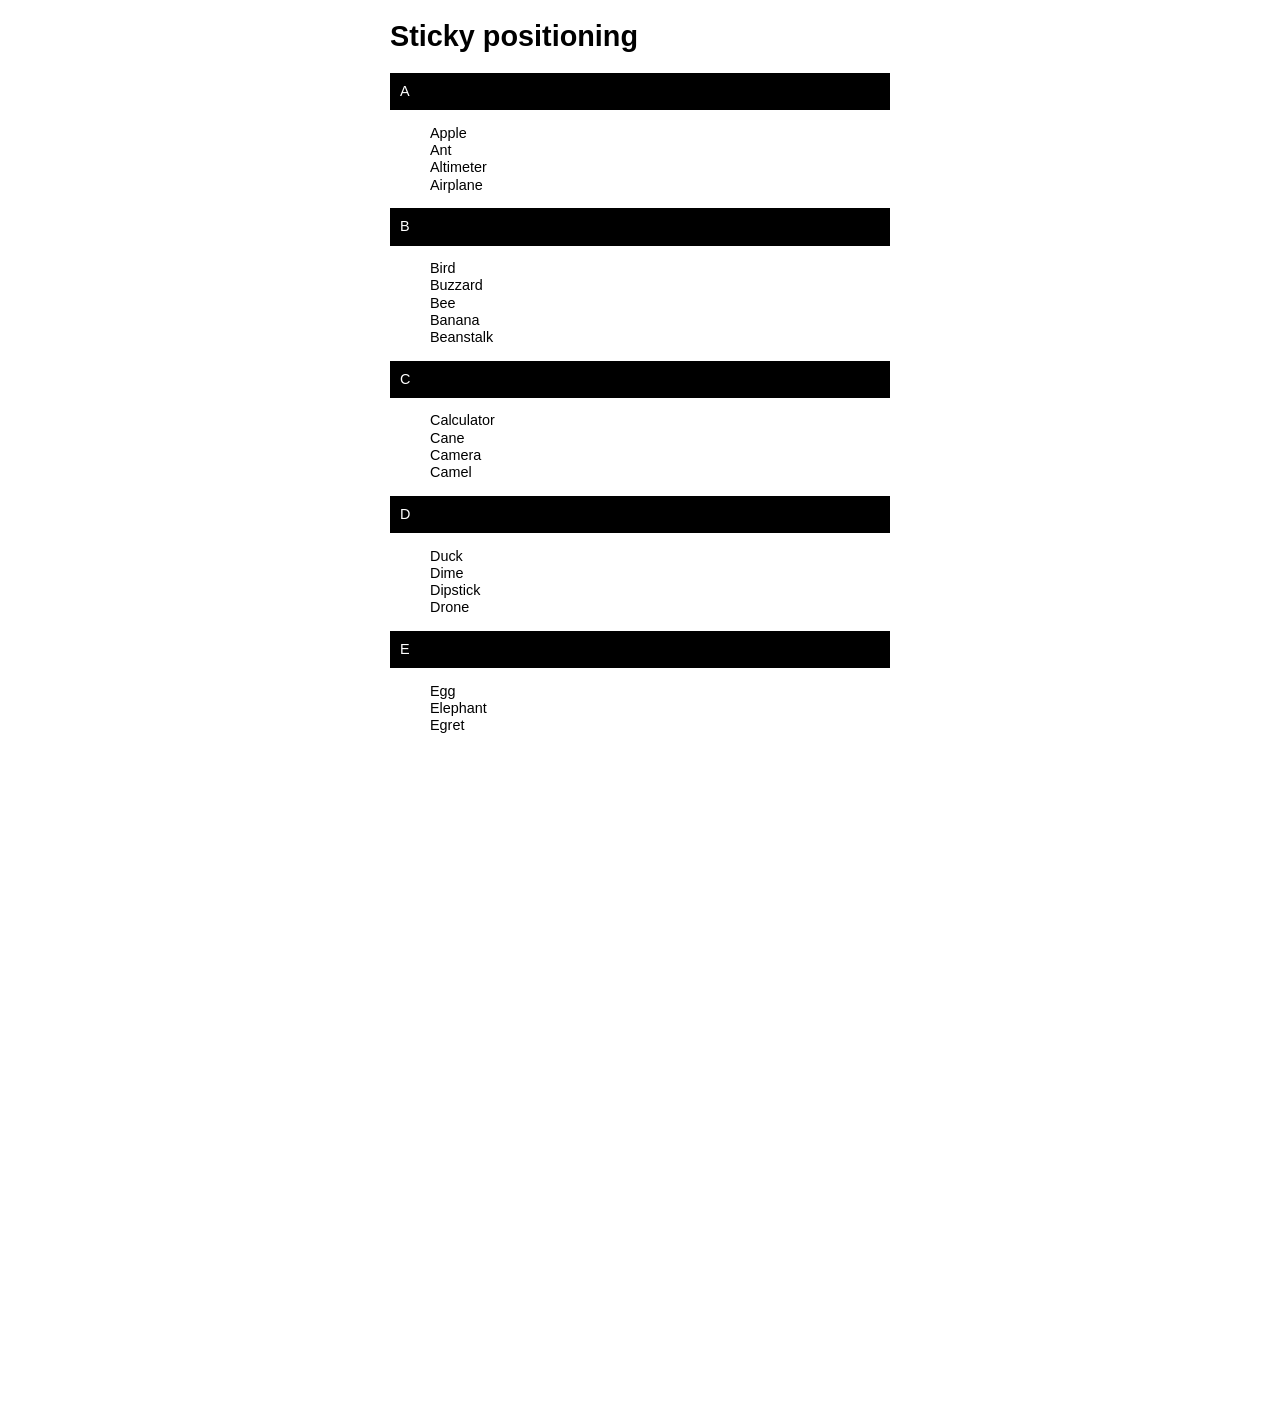
<file: float_lab/float-lab.html>
<!DOCTYPE html>
<html>
<head>
	<title>Testing floats</title>
	<link rel="stylesheet" type="text/css" href="css/testing-floats-css.css">
</head>
<body>
	<h1>Sticky positioning</h1>

<dl>
    <dt>A</dt>
    <dd>Apple</dd>
    <dd>Ant</dd>
    <dd>Altimeter</dd>
    <dd>Airplane</dd>
    <dt>B</dt>
    <dd>Bird</dd>
    <dd>Buzzard</dd>
    <dd>Bee</dd>
    <dd>Banana</dd>
    <dd>Beanstalk</dd>
    <dt>C</dt>
    <dd>Calculator</dd>
    <dd>Cane</dd>
    <dd>Camera</dd>
    <dd>Camel</dd>
    <dt>D</dt>
    <dd>Duck</dd>
    <dd>Dime</dd>
    <dd>Dipstick</dd>
    <dd>Drone</dd>
    <dt>E</dt>
    <dd>Egg</dd>
    <dd>Elephant</dd>
    <dd>Egret</dd>
</dl>  
</body>
</html>
</file>
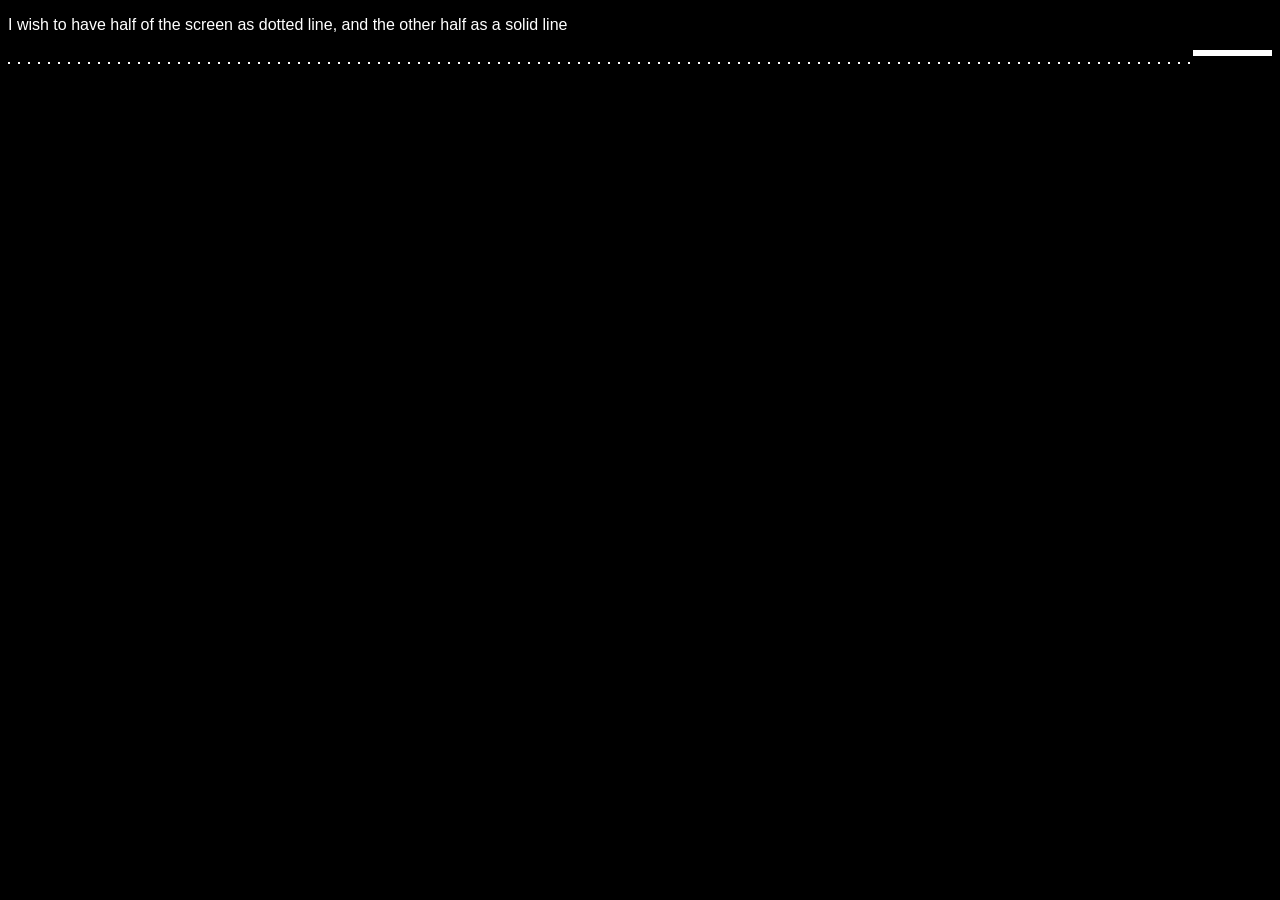
<file: sswitch/dotted-lines-flexbox.html>
<!DOCTYPE html>
<html>
<head>
	<title>Dotted line and solid line using flexbox</title>
	<link rel="stylesheet" type="text/css" href="css/dotted-lines-styles.css">
</head>
<body>
	<p> I wish to have half of the screen as dotted line, and the other half as a solid line</p>
	<div class="tab_lines">
		<div class="dotted_line">
			<img src="media/dotted_line_2px.svg">
		</div>

		<div class="solid_line"></div>
	</div>

</body>
</html>
</file>
<file: css/styles.css>
/*! Generated by Font Squirrel (https://www.fontsquirrel.com) on May 30, 2019 */



@font-face {
    font-family: 'hk_groteskbold';
    src: url('hkgrotesk-bold.eot');
    src: url('hkgrotesk-bold.eot?#iefix') format('embedded-opentype'),
         url('hkgrotesk-bold.woff2') format('woff2'),
         url('hkgrotesk-bold.woff') format('woff');
    font-weight: normal;
    font-style: normal;

}




@font-face {
    font-family: 'hk_groteskbold_italic';
    src: url('hkgrotesk-bolditalic.eot');
    src: url('hkgrotesk-bolditalic.eot?#iefix') format('embedded-opentype'),
         url('hkgrotesk-bolditalic.woff2') format('woff2'),
         url('hkgrotesk-bolditalic.woff') format('woff');
    font-weight: normal;
    font-style: normal;

}




@font-face {
    font-family: 'hk_groteskitalic';
    src: url('hkgrotesk-italic.eot');
    src: url('hkgrotesk-italic.eot?#iefix') format('embedded-opentype'),
         url('hkgrotesk-italic.woff2') format('woff2'),
         url('hkgrotesk-italic.woff') format('woff');
    font-weight: normal;
    font-style: normal;

}




@font-face {
    font-family: 'hk_grotesklight';
    src: url('hkgrotesk-light.eot');
    src: url('hkgrotesk-light.eot?#iefix') format('embedded-opentype'),
         url('hkgrotesk-light.woff2') format('woff2'),
         url('hkgrotesk-light.woff') format('woff');
    font-weight: normal;
    font-style: normal;

}




@font-face {
    font-family: 'hk_grotesklight_italic';
    src: url('hkgrotesk-lightitalic.eot');
    src: url('hkgrotesk-lightitalic.eot?#iefix') format('embedded-opentype'),
         url('hkgrotesk-lightitalic.woff2') format('woff2'),
         url('hkgrotesk-lightitalic.woff') format('woff');
    font-weight: normal;
    font-style: normal;

}




@font-face {
    font-family: 'hk_groteskmedium';
    src: url('hkgrotesk-medium.eot');
    src: url('hkgrotesk-medium.eot?#iefix') format('embedded-opentype'),
         url('hkgrotesk-medium.woff2') format('woff2'),
         url('hkgrotesk-medium.woff') format('woff');
    font-weight: normal;
    font-style: normal;

}




@font-face {
    font-family: 'hk_groteskmedium_italic';
    src: url('hkgrotesk-mediumitalic.eot');
    src: url('hkgrotesk-mediumitalic.eot?#iefix') format('embedded-opentype'),
         url('hkgrotesk-mediumitalic.woff2') format('woff2'),
         url('hkgrotesk-mediumitalic.woff') format('woff');
    font-weight: normal;
    font-style: normal;

}




@font-face {
    font-family: 'hk_groteskregular';
    src: url('hkgrotesk-regular.eot');
    src: url('hkgrotesk-regular.eot?#iefix') format('embedded-opentype'),
         url('hkgrotesk-regular.woff2') format('woff2'),
         url('hkgrotesk-regular.woff') format('woff');
    font-weight: normal;
    font-style: normal;

}




@font-face {
    font-family: 'hk_grotesksemibold';
    src: url('hkgrotesk-semibold.eot');
    src: url('hkgrotesk-semibold.eot?#iefix') format('embedded-opentype'),
         url('hkgrotesk-semibold.woff2') format('woff2'),
         url('hkgrotesk-semibold.woff') format('woff');
    font-weight: normal;
    font-style: normal;

}




@font-face {
    font-family: 'hk_grotesksemibold_italic';
    src: url('hkgrotesk-semibolditalic.eot');
    src: url('hkgrotesk-semibolditalic.eot?#iefix') format('embedded-opentype'),
         url('hkgrotesk-semibolditalic.woff2') format('woff2'),
         url('hkgrotesk-semibolditalic.woff') format('woff');
    font-weight: normal;
    font-style: normal;

}

*{
    margin:0;
    box-sizing: border-box; 
    
}

body{
    font-family: 'hkgrotesk', 'work sans';
    font-size: 16px;
    line-height: 24px;
}


    /*.topnav {
      background-color: #419980;
      overflow: hidden;
      height: 8vh;
      display: flex;
      justify-content: flex-end;
      align-items: center;

    }

.topnav a{
    color: #d0f2e8;
    font-family: 'hkgrotesk-light', 'work sans light';
    font-size: 14px;
    line-height: 22px;
    text-decoration:none;
    padding-left: 1rem;
    padding-right: 1rem;


}

.topnav a:hover{
    color: #fff;
}

.topnav button{
    background-color: #419980;
    border: 1px solid #fff;
    color: #fff;
    font-family: 'hkgrotesk', 'work sans';
    
    font-size: 14px;
    line-height: 22px;
    margin-right: 4vw;
}

.topnav button:hover{
    background-color: #fff;
    color: #419980;
    }*/

    


ul{
    list-style-type: none;
    margin:0;
    padding:0;
    background-color:#419980;
    display:block;
}



 .first_scroll_icon_txt article{
    display: flex;
    align-items: center;
        
} 

.first_scroll_bg_img img{
        object-fit:cover;
        width:100%;
}

 .txt{
        font-family: 'hkgrotesk-light', 'work sans light';
        font-size: 14px;
        line-height: 22px;
        
 }

 button{
            font-family: 'hkgrotesk', 'work sans';
            border: none;
            padding: 15px 42px;
            display: inline-block;
            height: 50px;
            border-radius: 25px;
            font-size: 14px;
            line-height: 22px;
            
}


.first_scroll_devices{
        z-index: 2;
}

.first_scroll_devices img{
        object-fit:contain;
}

main{
    display: grid;
    grid-gap: 1rem;
}

.first_scroll_title h1{
        color: #fff;
}

.first_scroll_txt .txt_larger{
        color: #fff;
    }


.first_scroll_icon_txt article .txt_larger{
    color: #fff;
}

.second_scroll_txt h2, .third_scroll_txt h2{
        color: #419980;
}

.second_scroll_txt, .third_scroll_txt .txt{
    color: #3A3B3F;
}

.first_scroll_icon_txt article .txt_larger{
    color: #fff;
}

.first_scroll_icon_txt article img{
    display:block;
    object-fit: contain;
}

.first_scroll_bg{
    background: #419980;
    z-index: -1;
}

.second_scroll_photo img, .third_scroll_photo img{
    width:100%;
    object-fit:cover;
}

.second_scroll_iphone{
    display:flex;
    justify-content:center;
    align-items:center;
    z-index:2;
}

.second_scroll_txt button, .third_scroll_txt button {
    background-color: #419980;
    color:#fff;
}

.second_scroll_txt button:hover, .third_scroll_txt button:hover {
    background-color: #fff;
    border: 1px solid #419980;
    color: #419980;
}

.txt_larger{
        font-family: 'hkgrotesk', 'work sans';
        font-size: 20px;
        line-height: 28px;
     }

.third_scroll_laptop img{
        object-fit: contain;
        z-index: 2;
    } 

.third_scroll_txt{
        display: flex;
        flex-direction: column;

}    

@media (min-width: 40em)
{

    h1{
    	font-family: 'hkgrotesk-semibold', 'work sans semibold';
    	font-size: 80px;
        line-height: 84px;
    	
    }

    h2{
        font-family: 'hkgrotesk-semibold', 'work sans semibold';
        font-size: 42px;
        line-height: 46px;
    }


    


    main{
        grid-template-columns: 4vw repeat(12,1fr) 4vw;
        grid-template-rows: 20vh 20vh repeat (5, auto);
    }
    
    .topnav {
              grid-area: 1 / 1 / 2 / 15;
        }

    .first_scroll_bg_img{
        grid-area: 1 / 1 / 3 / 15;
    }

    .first_scroll_bg_img img{
        height:40vh;
    }

    .first_scroll_title{
        grid-area: 3 / 2 / 4 / 7;
    }

    .first_scroll_title h1{
        padding-top: 1.5rem;
    }

    .first_scroll_txt{
        grid-area: 4 / 2 / 5 / 7;
    }

    .first_scroll_txt .txt_larger{
        padding-top: 1rem;
        padding-bottom: 2rem;
    }

    .first_scroll_devices{
        grid-area: 2 / 8 / 4 / 14;
    }   

    .first_scroll_icon_txt{
        grid-area: 4 / 8 / 5 / 14;
        padding-bottom: 2rem;
    }

    .first_scroll_icon_txt article .txt_larger{
        padding-left: 0.5rem;
        padding-top: 0.5rem;
        
    }

    .first_scroll_icon_txt article img{
        padding-top: 0.5rem;
   }

    .first_scroll_bg{
        grid-area: 1 / 1 / 5 / 15;
    }

    .second_scroll_txt{
        grid-area: 6 / 2 / 7 / 5;
    }

    .second_scroll_txt h2, .third_scroll_txt h2{
        padding-top: 1.5rem;;
    }

    .second_scroll_txt .txt, .third_scroll_txt .txt{
        padding-top: 1rem;
    }

    .second_scroll_txt button, .third_scroll_txt button {
        margin-top: 1rem;
    }

    .second_scroll_iphone{
        grid-area: 5 / 8 / 8 / 14;
    }

    .second_scroll_photo{
        grid-area: 6 / 5 / 7 / 14;
    }

    .second_scroll_photo img{
        height: 30vh;
    }

    .third_scroll_laptop{
        grid-area: 8 / 10 / 11 / 15;
        display: flex;
    }

    .third_scroll_photo{
        grid-area: 9 / 5 / 10 / 14;
    }

    

    .third_scroll_txt{
        grid-area: 9 / 2 / 10 / 5;
    }
}

@media (max-width: 40em)
{
    .topnav {
        display: none;
    }

    h1{
        font-family: 'hkgrotesk-medium', 'work sans medium';
        font-size: 60px;
        line-height: 64px;
        
    }

    h2{
        font-family: 'hkgrotesk-semibold', 'work sans semibold';
        font-size: 34px;
        line-height: 38px;
    }


    .txt_larger{
        font-family: 'hkgrotesk', 'work sans';
        font-size: 16px;
        line-height: 24px;
     }

    .txt{
        font-family: 'hkgrotesk-light', 'work sans light';
        font-size: 14px;
        line-height: 22px;
     }

    main{
        display: grid;
        grid-template-columns: 5vw 90vw 5vw;
        grid-template-rows: repeat (11, auto);
        
    }

    .first_scroll_bg_img{
        grid-area: 1 / 1 / 3 / 4;
    }

    .first_scroll_bg_img img{
        height:30vh;
    }

    .first_scroll_title{
        grid-area: 4 / 2 / 5 / 3;
    }

    .first_scroll_title h1{
        padding-top: 1.5rem;
        text-align: center;
    }

    .first_scroll_txt{
        grid-area: 5 / 2 / 6 / 3;
    }

    .first_scroll_txt .txt_larger{
        padding-top: 1rem;
        padding-bottom: 1rem;
        
    }

    .first_scroll_devices{
        grid-area: 2 / 2 / 4 / 3;
        z-index: 2;
    }   

    
    .first_scroll_icon_txt{
        grid-area: 6 / 2 / 7 / 3;
        padding-bottom: 1rem;
    }

    .first_scroll_icon_txt article .txt_larger{
        padding-left: 0.5rem;
        padding-top: 0.5rem;
    }

    .first_scroll_icon_txt article img{
        padding-top: 0.5rem;
   }

    .first_scroll_bg{
        grid-area: 1 / 1 / 8 / 4;
    }

    .second_scroll_txt{
        grid-area: 11 / 2 / 12 / 3;
        display: flex;
        flex-direction: column;
        align-items: center;
    }

    .second_scroll_txt h2{
        padding-top: 1.5rem;
        text-align: center
    }

    .second_scroll_txt .txt{
        padding-top: 1rem;
        align-self: flex-start;

    }

    .second_scroll_txt button{
        margin-top: 1rem;
    }

    .second_scroll_iphone{
        grid-area: 8 / 2 / 10 / 3;
    }

    .second_scroll_photo{
        grid-area: 7 / 1 / 9 / 4;
    }

    .second_scroll_photo img{
        height: 30vh;
    }
}
</file>
<file: holy_grail/css/styles-grail.css>
body {
  min-width: 630px;      /* 2x LC width + RC width */
  font-family: Work Sans, sans-serif;
}

h1{
  font-size: 100px;
}

h2{
  font-size: 60px;
}
#container {
  padding-left: 200px;   /* LC width */
  padding-right: 190px;  /* RC width */
}

#container .column {
  float: left;
  position: relative;
}
#center {
  width: 100%;
  padding: 10px 20px; 
  background:red;
}
#left {
  

  width: 180px;          /* LC width */
  padding: 0 10px;       /* LC padding */
  right: 240px;          /* LC fullwidth + CC padding */
  margin-left: -100%;


  background:yellow;
}
#right {
  width: 130px;          /* RC width */
  padding: 0 10px;       /* RC padding */
  margin-right: -190px;  /* RC fullwidth + CC padding */
  background:pink;
}
#footer {
  clear: both;
}

* html #left {
  left: 150px;  /* RC width */
}
</file>
<file: css/specimen_files/specimen_stylesheet.css>
@import url('grid_12-825-55-15.css');

/*  
	CSS Reset by Eric Meyer - Released under Public Domain
    http://meyerweb.com/eric/tools/css/reset/
*/
html, body, div, span, applet, object, iframe,
h1, h2, h3, h4, h5, h6, p, blockquote, pre,
a, abbr, acronym, address, big, cite, code,
del, dfn, em, font, img, ins, kbd, q, s, samp,
small, strike, strong, sub, sup, tt, var,
b, u, i, center, dl, dt, dd, ol, ul, li,
fieldset, form, label, legend, table, 
caption, tbody, tfoot, thead, tr, th, td 
                  {margin: 0;padding: 0;border: 0;outline: 0;
                  font-size: 100%;vertical-align: baseline;
                  background: transparent;}
body              {line-height: 1;}
ol, ul            {list-style: none;}
blockquote, q     {quotes: none;}
blockquote:before, blockquote:after,
q:before, q:after {content: '';	content: none;}
:focus            {outline: 0;}
ins               {text-decoration: none;}
del               {text-decoration: line-through;}
table             {border-collapse: collapse;border-spacing: 0;}




body {
	color: #000;
	background-color: #dcdcdc;
}

a {
	text-decoration: none;
	color: #1883ba;
}

h1{
	font-size: 32px;
	font-weight: normal;
	font-style: normal;
	margin-bottom: 18px;
}

h2{
	font-size: 18px;
}

#container {
	width: 865px;
	margin: 0px auto;
}


#header {
	padding: 20px;
	font-size: 36px;
	background-color: #000;
	color: #fff;
}

#header span {
	color: #666;
}
#main_content {
	background-color: #fff;
	padding: 60px 20px 20px;
}


#footer p {
	margin: 0;
	padding-top: 10px;
	padding-bottom: 50px;
	color: #333;
	font: 10px Arial, sans-serif;
}

.tabs {
	width: 100%;
	height: 31px;
	background-color: #444;
}
.tabs li {
	float:  left;
	margin: 0;
	overflow: hidden;
	background-color: #444;
}
.tabs li a {
	display: block;
	color: #fff;
	text-decoration: none;
	font: bold 11px/11px 'Arial';
	text-transform: uppercase;
	padding: 10px 15px;
	border-right: 1px solid #fff;
}

.tabs li a:hover {
		background-color: #00b3ff;

}

.tabs li.active a {
	color:  #000;
	background-color: #fff;
}



div.huge {
	
	font-size: 300px;
	line-height: 1em;
	padding: 0;
	letter-spacing: -.02em;
	overflow: hidden;
}
div.glyph_range {
	font-size: 72px;
	line-height: 1.1em;
}

.size10{ font-size: 10px; }
.size11{ font-size: 11px; }
.size12{ font-size: 12px; }
.size13{ font-size: 13px; }
.size14{ font-size: 14px; }
.size16{ font-size: 16px; }
.size18{ font-size: 18px; }
.size20{ font-size: 20px; }
.size24{ font-size: 24px; }
.size30{ font-size: 30px; }
.size36{ font-size: 36px; }
.size48{ font-size: 48px; }
.size60{ font-size: 60px; }
.size72{ font-size: 72px; }
.size90{ font-size: 90px; }


.psample_row1 {	height: 120px;}
.psample_row1 {	height: 120px;}
.psample_row2 {	height: 160px;}
.psample_row3 {	height: 160px;}
.psample_row4 {	height: 160px;}

.psample {
	overflow: hidden;
	position: relative;
}
.psample p {
	line-height: 1.3em;
	display: block;
	overflow: hidden;
	margin: 0;
}

.psample span {
	margin-right: .5em;
}

.white_blend {
	width: 100%;
	height: 61px;
	background-image: url([data-uri]);
	position: absolute;
	bottom: 0;
}
.black_blend {
	width: 100%;
	height: 61px;
	background-image: url([data-uri]);
	position: absolute;
	bottom: 0;
}
.fullreverse {
	background:  #000 !important;
	color:  #fff !important;
	margin-left: -20px;
	padding-left: 20px;
	margin-right: -20px;
	padding-right: 20px;
	padding: 20px;
	margin-bottom:0;
}


.sample_table td {
	padding-top: 3px;
	padding-bottom:5px;
	padding-left: 5px;
	vertical-align: middle;
	line-height: 1.2em;
}

.sample_table td:first-child {
	background-color: #eee;
	text-align: right;
	padding-right: 5px;
	padding-left: 0;
	padding: 5px;
	font: 11px/12px "Courier New", Courier, mono;
}

code {
	white-space: pre;
	background-color: #eee;
	display: block;
	padding: 10px;
	margin-bottom: 18px;
	overflow: auto;
}


.bottom,.last 	{margin-bottom:0 !important; padding-bottom:0 !important;}

.box  { 
  padding: 18px; 
  margin-bottom: 18px; 
  background: #eee; 
}

.reverse,.reversed { background:  #000 !important;color:  #fff !important; border: none !important;}

#bodycomparison {
	position: relative;
	overflow: hidden;
	font-size: 72px;
	height: 90px;
	white-space: nowrap;
}

#bodycomparison div{
	font-size: 72px;
	line-height: 90px;
	display: inline;
	margin: 0 15px 0 0;
	padding: 0;
}

#bodycomparison div span{
	font: 10px Arial;
	position: absolute;
	left: 0;
}
#xheight {
	float: none;
	position: absolute;
	color: #d9f3ff;
	font-size: 72px;
	line-height: 90px;
}

.fontbody {
 position: relative;
}
.arialbody{
	font-family: Arial;
	position: relative;
}
.verdanabody{
	font-family: Verdana;
	position: relative;
}
.georgiabody{
	font-family: Georgia;
	position: relative;
}

/* @group Layout page
 */

#layout h1 {
	font-size: 36px;
	line-height: 42px;
	font-weight: normal;
	font-style: normal;
}

#layout h2 {
	font-size: 24px;
	line-height: 23px;
	font-weight: normal;
	font-style: normal;
}

#layout h3 {
	font-size: 22px;
	line-height: 1.4em;
	margin-top: 1em;
	font-weight: normal;
	font-style: normal;
}


#layout p.byline {
	font-size: 12px;
	margin-top: 18px;
	line-height: 12px;
	margin-bottom: 0;
}
#layout p {
	font-size: 14px;
	line-height: 21px;
	margin-bottom: .5em;
}

#layout p.large{
	font-size: 18px;
	line-height: 26px;
}

#layout .sidebar p{
	font-size: 12px;
	line-height: 1.4em;
}

#layout p.caption {
	font-size: 10px;
	margin-top: -16px;
	margin-bottom: 18px;
}

/* @end */

/* @group Glyphs */

#glyph_chart div{
	background-color: #d9f3ff;
	color: black;
	float: left;
	font-size: 36px;
	height: 1.2em;
	line-height: 1.2em;
	margin-bottom: 1px;
	margin-right: 1px;
	text-align: center;
	width: 1.2em;
	position: relative;
	padding: .6em .2em .2em;
}

#glyph_chart div p {
	position: absolute;
	left: 0;
	top: 0;
	display: block;
	text-align: center;
	font: bold 9px Arial, sans-serif;
	background-color: #3a768f;
	width: 100%;
	color: #fff;
	padding: 2px 0;
}


#glyphs h1 {
	font-family: Arial, sans-serif;
}
/* @end */

/* @group Installing */

#installing {
	font: 13px Arial, sans-serif;
}

#installing p,
#glyphs p{
	line-height: 1.2em;
	margin-bottom: 18px;
	font: 13px Arial, sans-serif;
}



#installing h3{
	font-size: 15px;
	margin-top: 18px;
}

/* @end */

#rendering h1 {
	font-family: Arial, sans-serif;
}
.render_table td {
	font: 11px "Courier New", Courier, mono;
	vertical-align: middle;
}
</file>
<file: css/stylesheet.css>
/*! Generated by Font Squirrel (https://www.fontsquirrel.com) on May 30, 2019 */



@font-face {
    font-family: 'hk_groteskbold';
    src: url('hkgrotesk-bold.eot');
    src: url('hkgrotesk-bold.eot?#iefix') format('embedded-opentype'),
         url('hkgrotesk-bold.woff2') format('woff2'),
         url('hkgrotesk-bold.woff') format('woff');
    font-weight: normal;
    font-style: normal;

}




@font-face {
    font-family: 'hk_groteskbold_italic';
    src: url('hkgrotesk-bolditalic.eot');
    src: url('hkgrotesk-bolditalic.eot?#iefix') format('embedded-opentype'),
         url('hkgrotesk-bolditalic.woff2') format('woff2'),
         url('hkgrotesk-bolditalic.woff') format('woff');
    font-weight: normal;
    font-style: normal;

}




@font-face {
    font-family: 'hk_groteskitalic';
    src: url('hkgrotesk-italic.eot');
    src: url('hkgrotesk-italic.eot?#iefix') format('embedded-opentype'),
         url('hkgrotesk-italic.woff2') format('woff2'),
         url('hkgrotesk-italic.woff') format('woff');
    font-weight: normal;
    font-style: normal;

}




@font-face {
    font-family: 'hk_grotesklight';
    src: url('hkgrotesk-light.eot');
    src: url('hkgrotesk-light.eot?#iefix') format('embedded-opentype'),
         url('hkgrotesk-light.woff2') format('woff2'),
         url('hkgrotesk-light.woff') format('woff');
    font-weight: normal;
    font-style: normal;

}




@font-face {
    font-family: 'hk_grotesklight_italic';
    src: url('hkgrotesk-lightitalic.eot');
    src: url('hkgrotesk-lightitalic.eot?#iefix') format('embedded-opentype'),
         url('hkgrotesk-lightitalic.woff2') format('woff2'),
         url('hkgrotesk-lightitalic.woff') format('woff');
    font-weight: normal;
    font-style: normal;

}




@font-face {
    font-family: 'hk_groteskmedium';
    src: url('hkgrotesk-medium.eot');
    src: url('hkgrotesk-medium.eot?#iefix') format('embedded-opentype'),
         url('hkgrotesk-medium.woff2') format('woff2'),
         url('hkgrotesk-medium.woff') format('woff');
    font-weight: normal;
    font-style: normal;

}




@font-face {
    font-family: 'hk_groteskmedium_italic';
    src: url('hkgrotesk-mediumitalic.eot');
    src: url('hkgrotesk-mediumitalic.eot?#iefix') format('embedded-opentype'),
         url('hkgrotesk-mediumitalic.woff2') format('woff2'),
         url('hkgrotesk-mediumitalic.woff') format('woff');
    font-weight: normal;
    font-style: normal;

}




@font-face {
    font-family: 'hk_groteskregular';
    src: url('hkgrotesk-regular.eot');
    src: url('hkgrotesk-regular.eot?#iefix') format('embedded-opentype'),
         url('hkgrotesk-regular.woff2') format('woff2'),
         url('hkgrotesk-regular.woff') format('woff');
    font-weight: normal;
    font-style: normal;

}




@font-face {
    font-family: 'hk_grotesksemibold';
    src: url('hkgrotesk-semibold.eot');
    src: url('hkgrotesk-semibold.eot?#iefix') format('embedded-opentype'),
         url('hkgrotesk-semibold.woff2') format('woff2'),
         url('hkgrotesk-semibold.woff') format('woff');
    font-weight: normal;
    font-style: normal;

}




@font-face {
    font-family: 'hk_grotesksemibold_italic';
    src: url('hkgrotesk-semibolditalic.eot');
    src: url('hkgrotesk-semibolditalic.eot?#iefix') format('embedded-opentype'),
         url('hkgrotesk-semibolditalic.woff2') format('woff2'),
         url('hkgrotesk-semibolditalic.woff') format('woff');
    font-weight: normal;
    font-style: normal;

}
</file>
<file: float_lab/css/testing-floats-css.css>
body {
  width: 500px;
  height: 1400px;
  margin: 0 auto;
  font: .9em/1.2 Arial, Helvetica, sans-serif;
  position: relative;
}

dt {
  background-color: black;
  color: white;
  padding: 10px;
  position: sticky;
  top: 0;
  left: 0;
  margin: 1em 0;
}
</file>
<file: sswitch/css/dotted-lines-styles.css>
body{
	background: #000;
}

p{
	color:#fff;
	font-family: Work Sans, sans-serif;
	font-size:16px;
}

.tab_lines{
	display:flex;
}


.solid_line{
	height:6px;
	background-color:#fff;
	flex: 1 1 50vw;
}	

.dotted_line{
	flex: 1 1 50vw;
	object-fit:cover;
}
</file>
